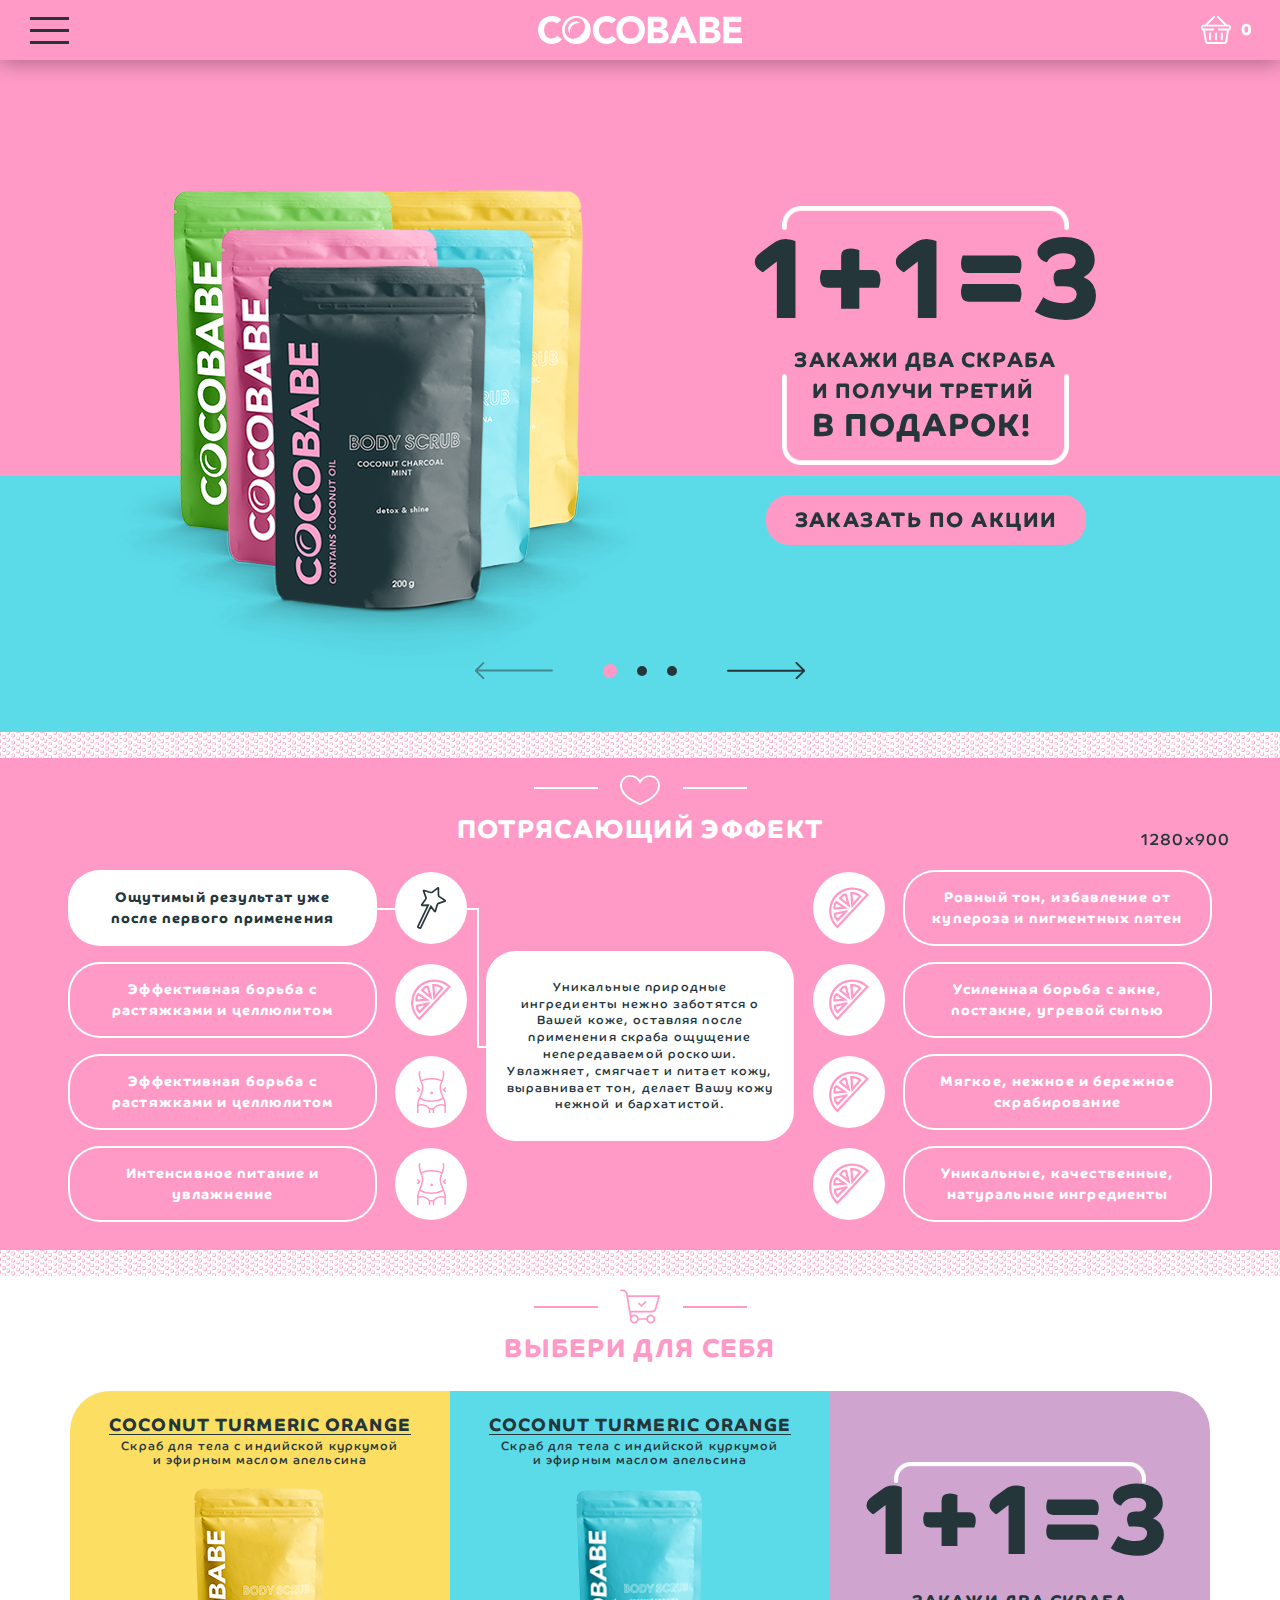
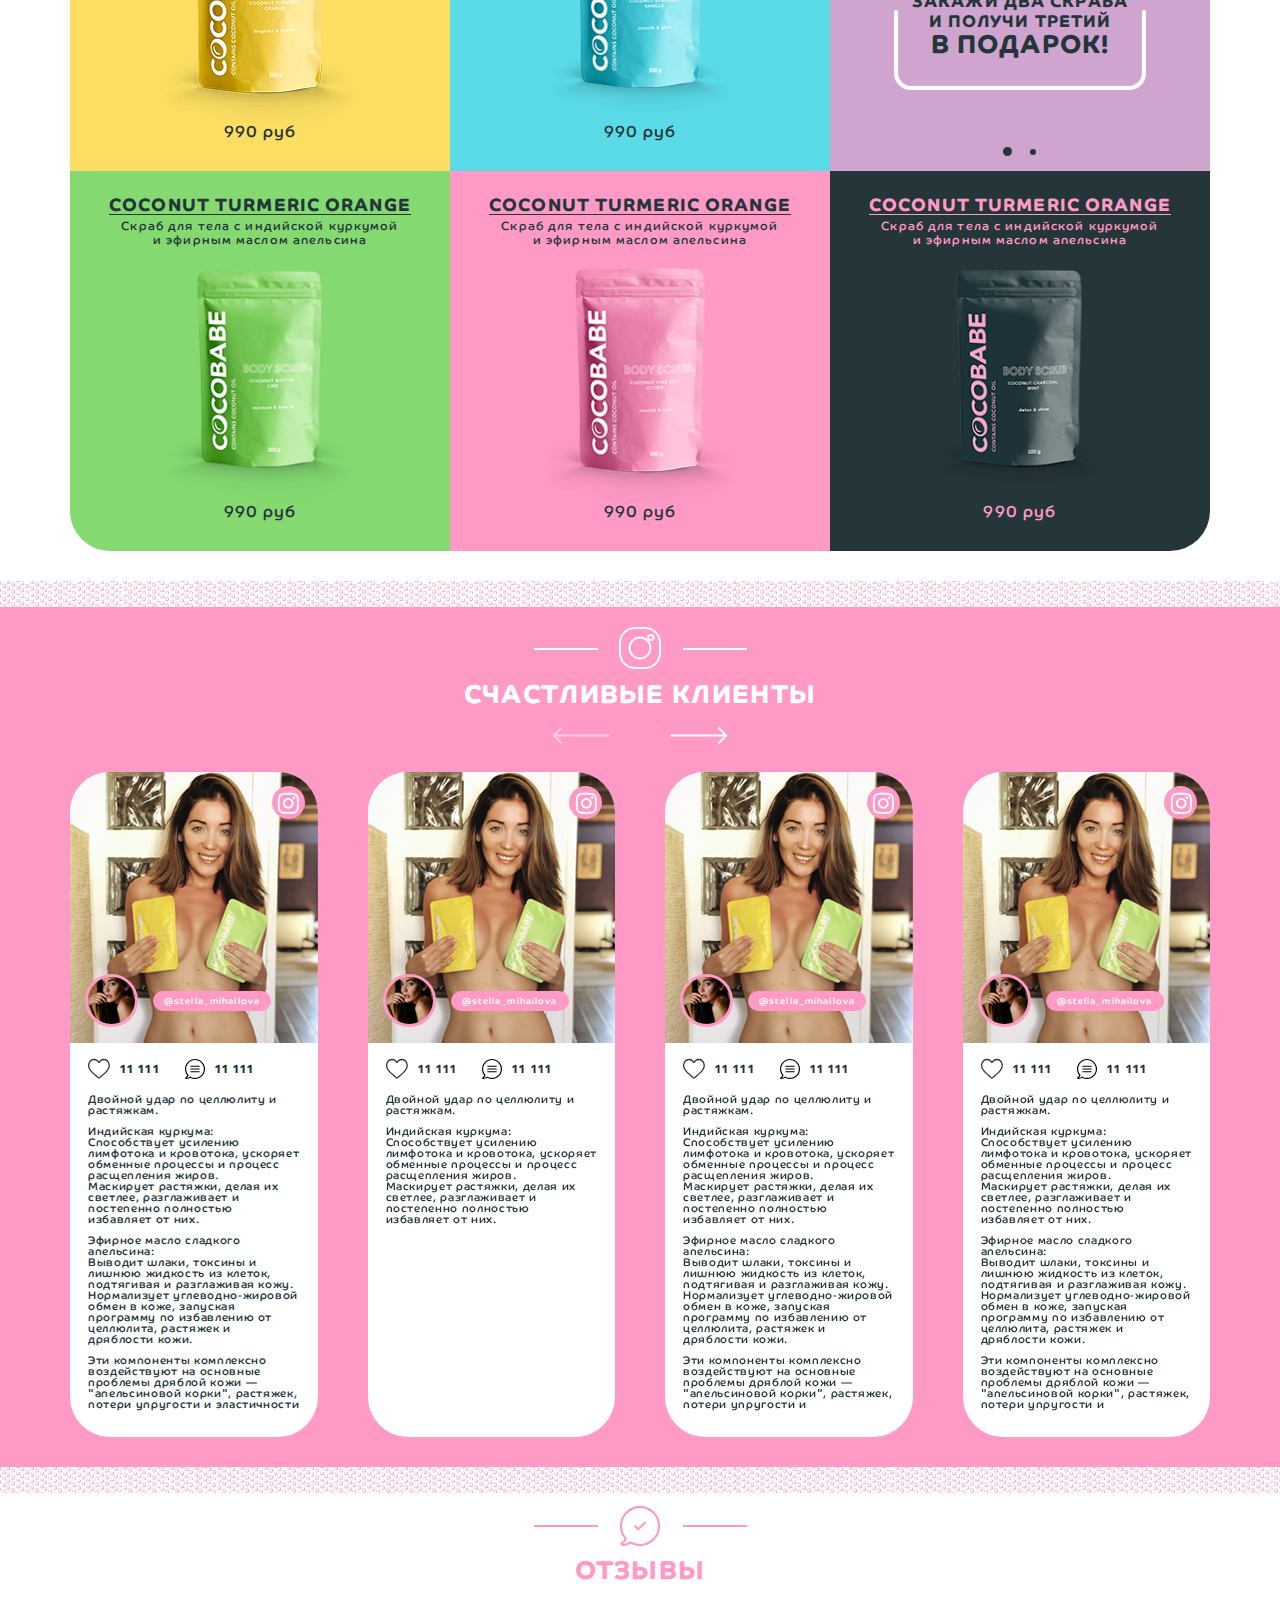
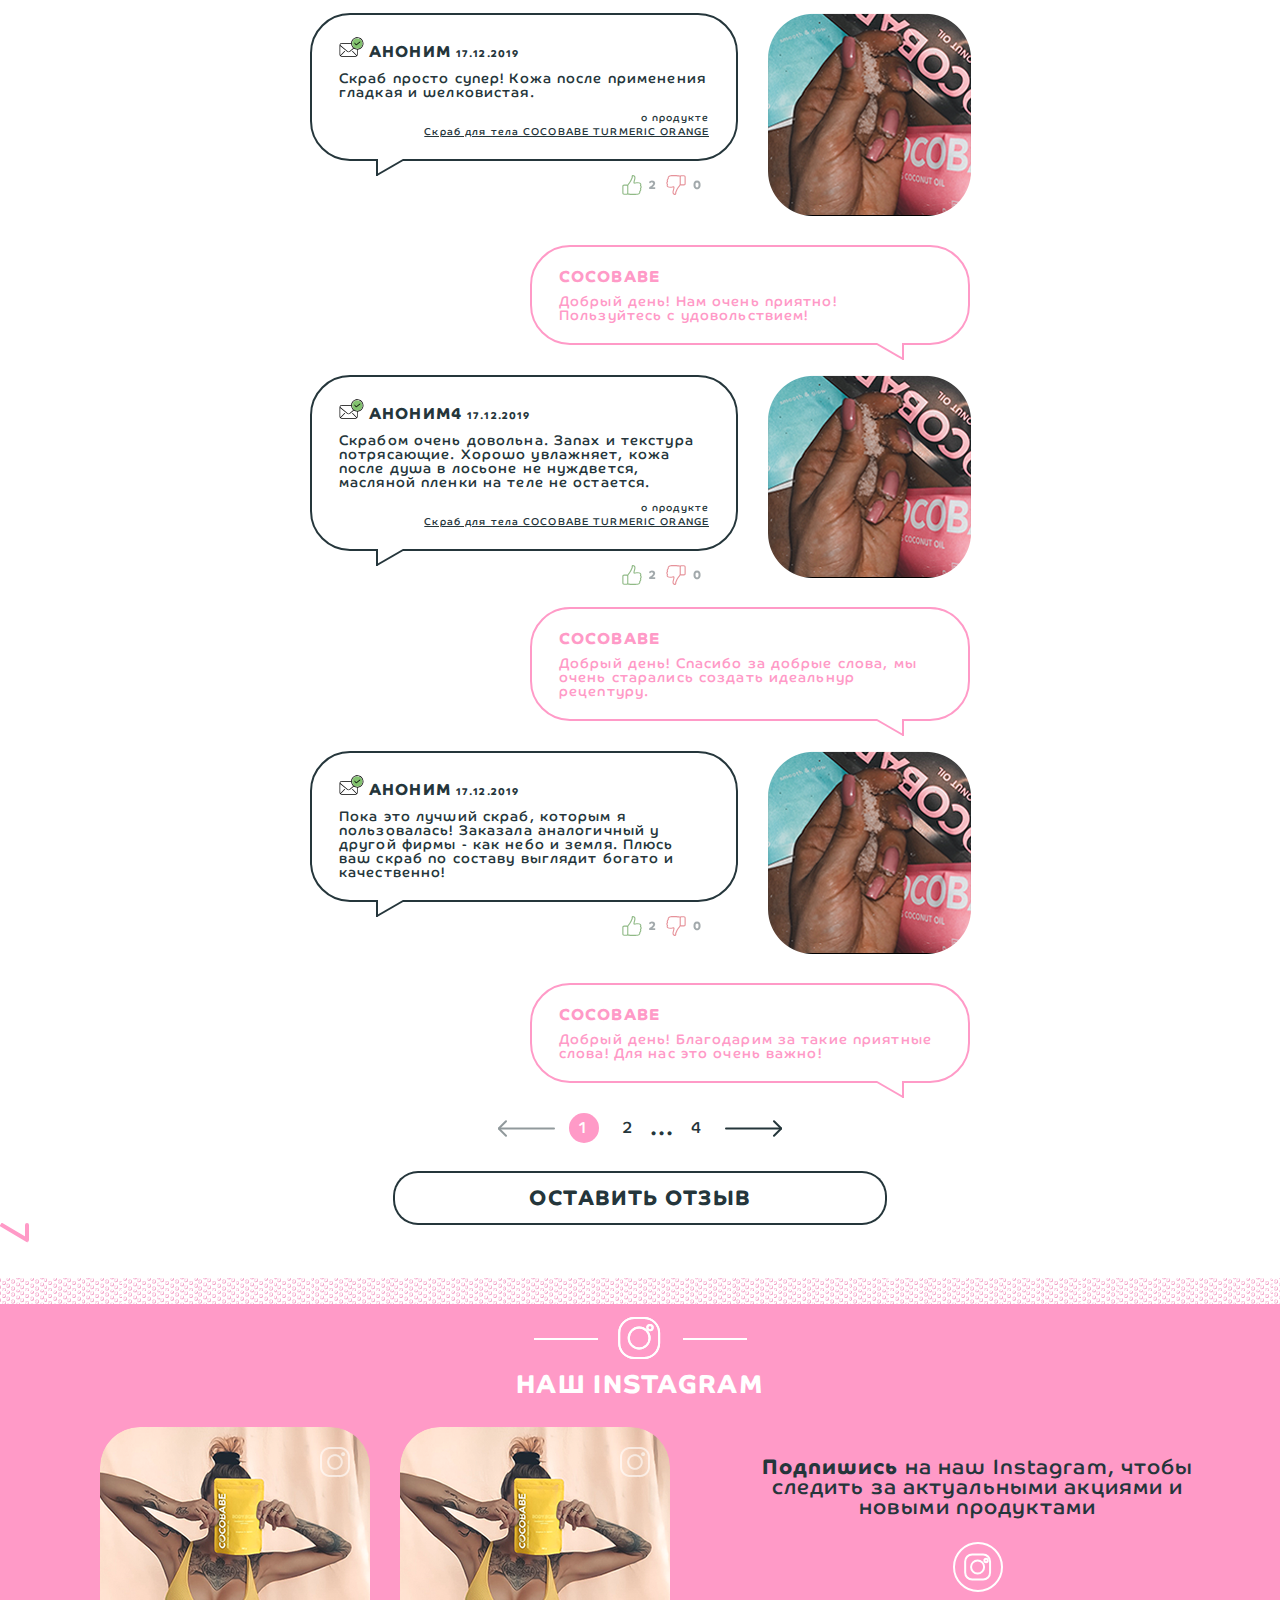
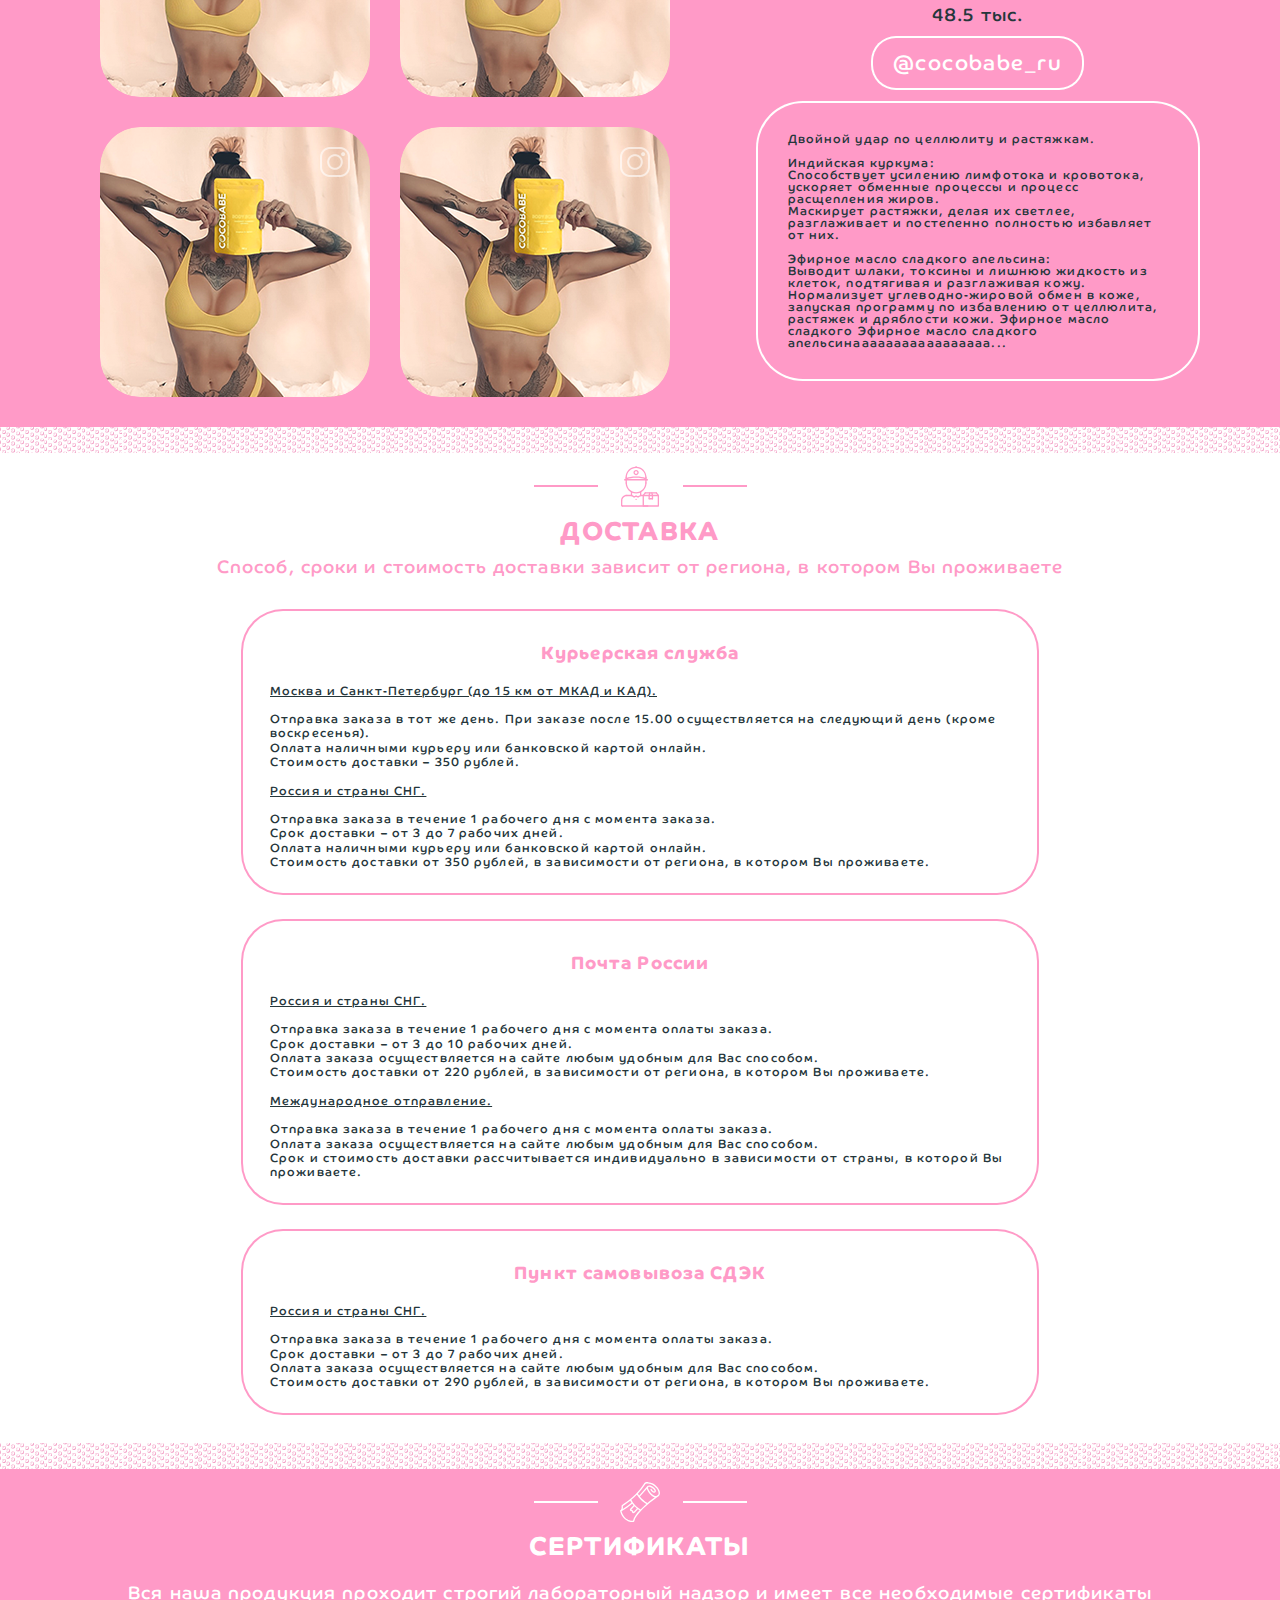
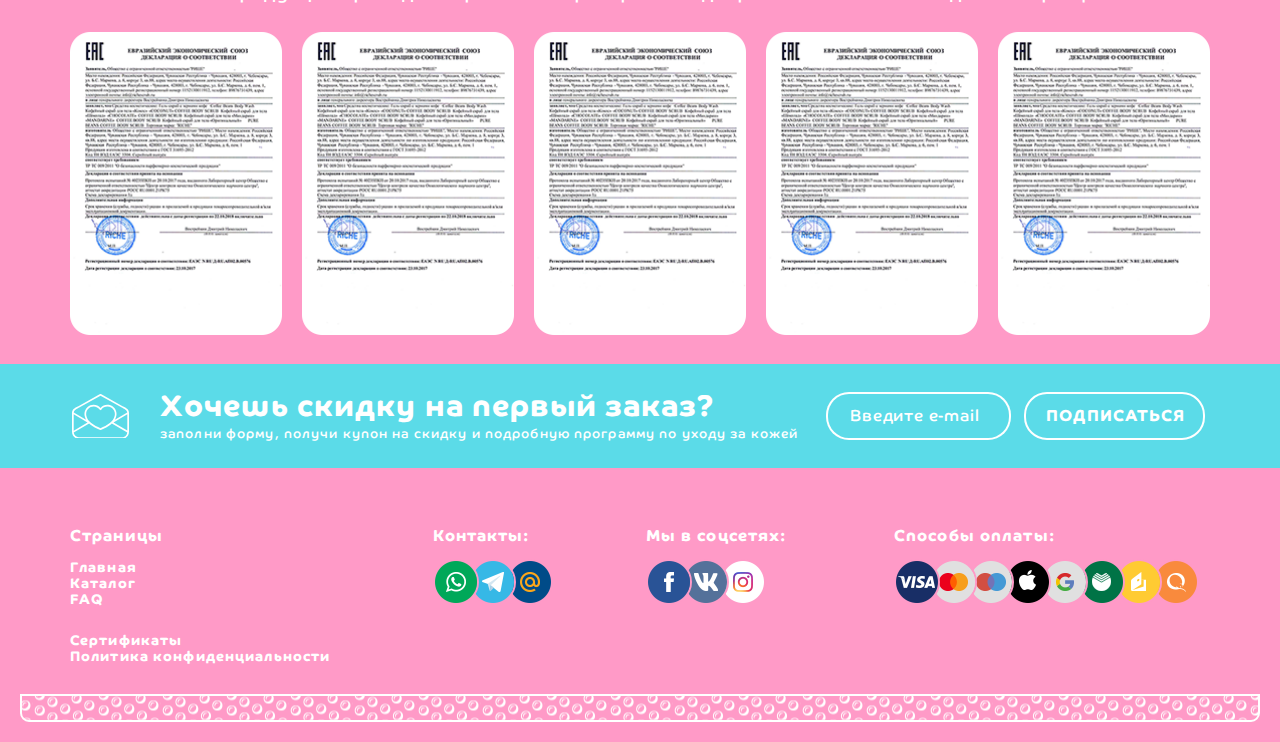
<file: index.html>
<!DOCTYPE html>
<html lang="ru">
<head>
	<title>Start</title>

	<meta http-equiv="Content-Type" content="text/html; charset=utf-8" />
	<meta name="viewport" content="initial-scale=1.0, user-scalable=no, maximum-scale=1" /> 
	<link rel="stylesheet" href="css/styles.min.css">

	<script src="https://api-maps.yandex.ru/2.1/?lang=ru_RU&amp;apikey=8b4980b1-0f79-491d-b797-78aaf81d44c1" type="text/javascript"></script>

	<script src="https://code.jquery.com/jquery-3.4.1.min.js" integrity="sha256-CSXorXvZcTkaix6Yvo6HppcZGetbYMGWSFlBw8HfCJo=" crossorigin="anonymous"></script>

	

    
</head>
<body>
	<div class="page">
		<!-- DELETDELETDELETDELETDELETDELETDELETDELETDELETDELET -->
		<div id="width-height" style="position: fixed; bottom: 50px; right: 50px; z-index: 99999;">
			<script>
				var w = window.innerWidth
				|| document.documentElement.clientWidth
				|| document.body.clientWidth;

				var h = window.innerHeight
				|| document.documentElement.clientHeight
				|| document.body.clientHeight;

				var x = document.getElementById("width-height");
				x.innerHTML = w + "x" + h;
			</script>
		</div>
		<!-- DELETDELETDELETDELETDELETDELETDELETDELETDELETDELET -->

		

		<header id="header-scroll" class="header-scroll" style="background-color: #ff9ac7">  <!-- #5bdbe8; -->
			<div class="header-scroll-container">
				<div class="header-scroll__btn-menu">
					<button class="hamburger hamburger--collapse" type="button">
					  <span class="hamburger-box">
					    <span class="hamburger-inner"></span>
					  </span>
					</button>
				</div>
				<div class="header-scroll__logotype">
					<a href="index.html">
						<svg xmlns="http://www.w3.org/2000/svg" xmlns:xlink="http://www.w3.org/1999/xlink" width="204px" height="28px">
						<path fill-rule="evenodd"  fill="rgb(255, 255, 255)"
						 d="M204.004,21.906 L204.004,27.321 L185.347,27.321 L185.347,0.680 L203.328,0.680 L203.328,6.096 L191.180,6.096 L191.180,11.064 L202.658,11.064 L202.658,16.485 L191.180,16.485 L191.180,21.906 L204.004,21.906 ZM179.308,25.704 C178.362,26.281 177.297,26.695 176.113,26.945 C174.929,27.196 173.750,27.321 172.577,27.321 L161.738,27.321 L161.738,0.680 L171.604,0.680 C172.750,0.680 173.907,0.763 175.064,0.920 C176.221,1.089 177.264,1.415 178.183,1.900 C179.108,2.389 179.854,3.075 180.427,3.951 C181.000,4.827 181.287,5.998 181.287,7.451 C181.287,8.958 180.870,10.205 180.038,11.196 C179.200,12.191 178.097,12.898 176.729,13.323 L176.729,13.400 C177.599,13.525 178.394,13.769 179.102,14.134 C179.811,14.499 180.422,14.961 180.935,15.527 C181.443,16.088 181.838,16.747 182.108,17.503 C182.384,18.254 182.524,19.054 182.524,19.909 C182.524,21.313 182.222,22.488 181.627,23.430 C181.027,24.366 180.254,25.128 179.308,25.704 ZM175.102,7.059 C174.864,6.695 174.561,6.412 174.188,6.210 C173.810,6.009 173.388,5.868 172.912,5.780 C172.442,5.688 171.977,5.644 171.534,5.644 L167.571,5.644 L167.571,11.326 L171.793,11.326 C172.242,11.326 172.685,11.277 173.123,11.179 C173.556,11.076 173.950,10.912 174.296,10.689 C174.648,10.466 174.929,10.161 175.140,9.786 C175.350,9.410 175.459,8.958 175.459,8.430 C175.459,7.881 175.340,7.423 175.102,7.059 ZM176.221,17.710 C175.913,17.318 175.518,17.024 175.048,16.823 C174.572,16.621 174.058,16.485 173.512,16.409 C172.966,16.333 172.453,16.301 171.977,16.301 L167.571,16.301 L167.571,22.352 L172.804,22.352 C173.247,22.352 173.707,22.303 174.166,22.205 C174.626,22.107 175.048,21.927 175.421,21.677 C175.794,21.426 176.097,21.100 176.334,20.697 C176.572,20.295 176.691,19.811 176.691,19.234 C176.691,18.602 176.534,18.096 176.221,17.710 ZM150.222,21.677 L139.939,21.677 L137.734,27.321 L131.306,27.321 L142.745,0.680 L147.568,0.680 L159.083,27.321 L152.503,27.321 L150.222,21.677 ZM144.989,8.430 L141.772,16.708 L148.244,16.708 L144.989,8.430 ZM127.381,25.704 C126.435,26.281 125.370,26.695 124.186,26.945 C123.002,27.196 121.823,27.321 120.650,27.321 L109.810,27.321 L109.810,0.680 L119.682,0.680 C120.828,0.680 121.980,0.763 123.137,0.920 C124.299,1.089 125.337,1.415 126.262,1.900 C127.181,2.389 127.927,3.075 128.505,3.951 C129.073,4.827 129.365,5.998 129.365,7.451 C129.365,8.958 128.943,10.205 128.110,11.196 C127.273,12.191 126.170,12.898 124.802,13.323 L124.802,13.400 C125.672,13.525 126.467,13.769 127.175,14.134 C127.889,14.499 128.494,14.961 129.008,15.527 C129.516,16.088 129.911,16.747 130.186,17.503 C130.457,18.254 130.598,19.054 130.598,19.909 C130.598,21.313 130.295,22.488 129.700,23.430 C129.100,24.371 128.327,25.128 127.381,25.704 ZM123.175,7.059 C122.937,6.695 122.634,6.412 122.261,6.210 C121.882,6.009 121.461,5.868 120.991,5.780 C120.515,5.688 120.055,5.644 119.607,5.644 L115.644,5.644 L115.644,11.326 L119.866,11.326 C120.315,11.326 120.758,11.277 121.196,11.179 C121.628,11.076 122.023,10.912 122.369,10.689 C122.721,10.466 123.002,10.161 123.212,9.786 C123.423,9.410 123.531,8.958 123.531,8.430 C123.531,7.881 123.413,7.423 123.175,7.059 ZM124.299,17.710 C123.986,17.318 123.591,17.024 123.121,16.823 C122.645,16.621 122.137,16.485 121.585,16.409 C121.039,16.333 120.526,16.301 120.055,16.301 L115.644,16.301 L115.644,22.352 L120.877,22.352 C121.326,22.352 121.780,22.303 122.239,22.205 C122.704,22.107 123.121,21.927 123.494,21.677 C123.867,21.426 124.169,21.100 124.407,20.697 C124.645,20.295 124.764,19.811 124.764,19.234 C124.764,18.602 124.607,18.096 124.299,17.710 ZM102.858,24.218 C101.587,25.438 100.079,26.369 98.338,27.022 C96.592,27.674 94.684,28.001 92.618,28.001 C90.548,28.001 88.639,27.674 86.899,27.022 C85.152,26.369 83.644,25.438 82.374,24.218 C81.103,23.000 80.114,21.530 79.400,19.794 C78.692,18.064 78.335,16.131 78.335,13.997 C78.335,11.870 78.692,9.933 79.400,8.207 C80.114,6.477 81.103,5.002 82.374,3.783 C83.644,2.563 85.152,1.633 86.899,0.980 C88.639,0.327 90.548,-0.000 92.618,-0.000 C94.684,-0.000 96.592,0.327 98.338,0.980 C100.079,1.633 101.587,2.563 102.858,3.783 C104.134,5.002 105.123,6.477 105.831,8.207 C106.540,9.933 106.896,11.870 106.896,13.997 C106.896,16.131 106.540,18.064 105.831,19.794 C105.123,21.530 104.134,23.000 102.858,24.218 ZM100.263,10.574 C99.874,9.524 99.322,8.616 98.598,7.848 C97.873,7.081 97.008,6.488 95.997,6.057 C94.992,5.633 93.862,5.421 92.618,5.421 C91.370,5.421 90.245,5.633 89.234,6.057 C88.223,6.488 87.358,7.081 86.634,7.848 C85.915,8.616 85.358,9.524 84.969,10.574 C84.585,11.631 84.390,12.774 84.390,13.997 C84.390,15.255 84.585,16.403 84.969,17.443 C85.358,18.488 85.915,19.386 86.634,20.153 C87.358,20.921 88.223,21.514 89.234,21.944 C90.245,22.368 91.370,22.581 92.618,22.581 C93.862,22.581 94.992,22.368 95.997,21.944 C97.008,21.514 97.873,20.921 98.598,20.153 C99.322,19.386 99.874,18.488 100.263,17.443 C100.647,16.403 100.841,15.255 100.841,13.997 C100.841,12.774 100.647,11.631 100.263,10.574 ZM71.442,5.981 C70.610,5.606 69.642,5.421 68.544,5.421 C67.447,5.421 66.436,5.633 65.501,6.057 C64.565,6.488 63.754,7.081 63.068,7.848 C62.381,8.616 61.846,9.524 61.462,10.574 C61.073,11.631 60.884,12.774 60.884,13.997 C60.884,15.255 61.073,16.403 61.462,17.443 C61.846,18.488 62.376,19.386 63.052,20.153 C63.722,20.921 64.517,21.514 65.425,21.944 C66.333,22.368 67.312,22.581 68.361,22.581 C69.555,22.581 70.615,22.331 71.534,21.829 C72.459,21.329 73.221,20.627 73.815,19.718 L78.676,23.369 C77.557,24.954 76.135,26.118 74.416,26.869 C72.696,27.626 70.928,28.001 69.106,28.001 C67.036,28.001 65.133,27.674 63.387,27.022 C61.641,26.369 60.132,25.438 58.862,24.218 C57.591,23.000 56.602,21.530 55.894,19.794 C55.180,18.064 54.829,16.131 54.829,13.997 C54.829,11.870 55.180,9.933 55.894,8.207 C56.602,6.477 57.591,5.002 58.862,3.783 C60.132,2.563 61.641,1.633 63.387,0.980 C65.133,0.327 67.036,-0.000 69.106,-0.000 C69.853,-0.000 70.631,0.071 71.442,0.207 C72.253,0.349 73.053,0.566 73.837,0.866 C74.621,1.170 75.372,1.568 76.097,2.073 C76.821,2.569 77.470,3.189 78.043,3.914 L73.556,7.603 C72.983,6.902 72.280,6.362 71.442,5.981 ZM48.611,24.218 C47.341,25.438 45.833,26.369 44.092,27.022 C42.346,27.674 40.437,28.001 38.372,28.001 C36.302,28.001 34.393,27.674 32.652,27.022 C30.906,26.369 29.398,25.438 28.127,24.218 C26.857,23.000 25.867,21.530 25.156,19.794 C24.446,18.064 24.091,16.131 24.091,13.997 C24.091,11.870 24.446,9.933 25.156,8.207 C25.867,6.477 26.857,5.002 28.127,3.783 C29.398,2.563 30.906,1.633 32.652,0.980 C34.393,0.327 36.302,-0.000 38.372,-0.000 C40.437,-0.000 42.346,0.327 44.092,0.980 C45.833,1.633 47.341,2.563 48.611,3.783 C49.887,5.002 50.877,6.477 51.585,8.207 C52.299,9.933 52.650,11.870 52.650,13.997 C52.650,16.131 52.299,18.064 51.585,19.794 C50.877,21.530 49.887,23.000 48.611,24.218 ZM43.897,3.576 C39.983,0.316 33.744,1.323 29.668,6.275 C25.597,11.222 25.770,17.585 29.684,20.850 C30.052,21.154 30.446,21.416 30.857,21.650 C30.863,21.655 30.868,21.661 30.873,21.666 C30.911,21.682 30.938,21.699 30.971,21.716 C31.095,21.786 31.214,21.857 31.344,21.922 C38.572,25.552 44.632,17.443 45.189,16.518 C47.979,11.843 47.374,6.477 43.897,3.576 ZM40.762,7.081 C35.707,7.081 31.944,11.043 31.944,15.887 C31.944,16.725 32.058,17.536 32.268,18.308 C30.993,16.947 30.225,15.103 30.225,13.067 C30.225,8.958 33.420,5.595 37.702,5.595 C39.534,5.595 41.167,6.210 42.432,7.233 C41.897,7.135 41.335,7.081 40.762,7.081 ZM8.227,20.153 C8.902,20.921 9.692,21.514 10.600,21.944 C11.511,22.368 12.492,22.581 13.536,22.581 C14.733,22.581 15.793,22.331 16.715,21.829 C17.636,21.329 18.396,20.627 18.996,19.718 L23.856,23.369 C22.732,24.954 21.315,26.118 19.593,26.869 C17.872,27.626 16.104,28.001 14.284,28.001 C12.217,28.001 10.308,27.674 8.565,27.022 C6.821,26.369 5.313,25.438 4.042,24.218 C2.772,23.000 1.780,21.530 1.069,19.794 C0.361,18.064 0.004,16.131 0.004,13.997 C0.004,11.870 0.361,9.933 1.069,8.207 C1.780,6.477 2.772,5.002 4.042,3.783 C5.313,2.563 6.821,1.633 8.565,0.980 C10.308,0.327 12.217,-0.000 14.284,-0.000 C15.033,-0.000 15.812,0.071 16.620,0.207 C17.431,0.349 18.228,0.566 19.012,0.866 C19.799,1.170 20.553,1.568 21.277,2.073 C21.996,2.569 22.645,3.189 23.218,3.914 L18.731,7.603 C18.161,6.902 17.455,6.362 16.620,5.981 C15.785,5.606 14.820,5.421 13.725,5.421 C12.627,5.421 11.611,5.633 10.676,6.057 C9.741,6.488 8.935,7.081 8.248,7.848 C7.562,8.616 7.027,9.524 6.640,10.574 C6.253,11.631 6.059,12.774 6.059,13.997 C6.059,15.255 6.253,16.403 6.640,17.443 C7.027,18.488 7.556,19.386 8.227,20.153 Z"/>
						</svg>
					</a>
				</div>
				<div class="header-scroll__btn-busket">
					<svg xmlns="http://www.w3.org/2000/svg" xmlns:xlink="http://www.w3.org/1999/xlink" width="30px" height="28px" fill="#fff">
					<path fill-rule="evenodd" d="M27.853,14.473 L26.259,25.512 C26.054,26.930 24.808,27.999 23.360,27.999 L6.860,27.999 C5.422,27.999 4.207,26.980 3.971,25.578 L2.100,14.475 C0.927,14.385 -0.000,13.412 -0.000,12.229 L-0.000,10.941 C-0.000,9.699 1.022,8.689 2.277,8.689 L3.829,8.689 C3.841,8.675 3.852,8.663 3.865,8.650 L12.324,0.282 C12.706,-0.095 13.324,-0.095 13.705,0.282 C14.086,0.659 14.086,1.270 13.705,1.647 L6.586,8.689 L23.347,8.689 L16.229,1.647 C15.848,1.270 15.848,0.659 16.229,0.282 C16.610,-0.095 17.228,-0.095 17.609,0.282 L26.069,8.650 C26.081,8.662 26.093,8.675 26.104,8.689 L27.656,8.689 C28.912,8.689 29.934,9.699 29.934,10.941 L29.934,12.229 C29.934,13.406 29.017,14.374 27.853,14.473 ZM27.981,10.941 C27.981,10.764 27.836,10.619 27.656,10.619 L2.277,10.619 C2.098,10.619 1.952,10.764 1.952,10.941 L1.952,12.229 C1.952,12.406 2.098,12.551 2.277,12.551 C2.576,12.551 11.610,12.551 12.038,12.551 C12.578,12.551 13.015,12.983 13.015,13.517 C13.015,14.049 12.578,14.482 12.038,14.482 L4.081,14.482 L5.897,25.261 C5.976,25.728 6.380,26.068 6.860,26.068 L23.360,26.068 C23.843,26.068 24.258,25.711 24.326,25.239 L25.880,14.482 L17.895,14.482 C17.356,14.482 16.919,14.049 16.919,13.517 C16.919,12.983 17.356,12.551 17.895,12.551 C18.323,12.551 27.356,12.551 27.656,12.551 C27.835,12.551 27.981,12.406 27.981,12.229 L27.981,10.941 ZM14.967,24.137 C14.428,24.137 13.991,23.705 13.991,23.171 L13.991,17.378 C13.991,16.845 14.428,16.412 14.967,16.412 C15.506,16.412 15.943,16.845 15.943,17.378 L15.943,23.171 C15.943,23.705 15.506,24.137 14.967,24.137 ZM9.110,24.137 C8.571,24.137 8.134,23.705 8.134,23.171 L8.134,17.378 C8.134,16.845 8.571,16.412 9.110,16.412 C9.649,16.412 10.086,16.845 10.086,17.378 L10.086,23.171 C10.086,23.705 9.649,24.137 9.110,24.137 ZM20.823,16.412 C21.362,16.412 21.800,16.845 21.800,17.378 L21.800,23.171 C21.800,23.705 21.362,24.137 20.823,24.137 C20.284,24.137 19.847,23.705 19.847,23.171 L19.847,17.378 C19.847,16.845 20.284,16.412 20.823,16.412 Z"/>
					</svg>
					<span class="header-scroll__busket-count">0</span>
				</div>
			</div>
		</header>


		<div class="menu-wrapper" style="background-color: #5bdbe8;">
			<div class="menu-box">
				<nav>
					<ul class="menu-header">
						<li><a href="index.html">Главная</a></li>
						<li class="menu-item-has-children menu-item-has-children-active">
							<a href="#">Каталог</a>
							<ul>
								<li><a href="#">Coconut Charcoal Mint</a></li>
								<li><a href="#">Coconut Pink Salt Lychee</a></li>
								<li><a href="#">Coconut Spirulina Vanilla</a></li>
								<li><a href="#">Coconut Matcha Lime</a></li>
								<li><a href="#">Coconut Turmeric Orange</a></li>
							</ul>
						</li>
						<li><a href="#">FAQ</a></li>
					</ul>
				</nav>
				<ul class="menu-social">
					<li><a href="#" target="_blank">
						<svg version="1.1" xmlns="http://www.w3.org/2000/svg" height="18" width="24" xmlns:xlink="http://www.w3.org/1999/xlink" x="0px" y="0px" viewBox="0 0 133.8 78.4" style="enable-background:new 0 0 133.8 78.4; fill: #fff;" xml:space="preserve">
						<path d="M111.2,38.4c0,0,17.6-24.9,19.4-33.1c0.6-2.9-0.7-4.6-3.7-4.6c0,0-10.2,0-15.3,0c-3.5,0-4.8,1.5-5.8,3.7
							c0,0-8.3,17.6-18.3,28.7c-3.2,3.6-4.9,4.7-6.7,4.7c-1.4,0-2.1-1.2-2.1-4.4V5.1c0-4-0.5-5.1-3.7-5.1L50.3,0c-1.9,0-3,1.1-3,2.6
							c0,3.7,5.7,4.6,5.7,14.7v20.9c0,4.2-0.2,5.8-2.2,5.8C45.5,44,33.1,25.9,26,5.4C24.6,1.2,23.1,0,19.2,0L3.9,0C1.6,0,0,1.5,0,3.7
							c0,4.1,4.8,23,23.6,48.4c12.6,17.1,29.2,26.3,44.1,26.3c9.1,0,11.3-1.5,11.3-5.4V59.9c0-3.3,1.3-4.7,3.2-4.7c2.1,0,5.8,0.7,14.5,9.2
							c10.3,9.8,11,13.9,16.6,13.9l17.2,0c1.8,0,3.4-0.8,3.4-3.7c0-3.9-5-10.7-12.7-18.9c-3.2-4.2-8.3-8.8-9.9-10.9
							C108.8,42.4,109.5,41,111.2,38.4L111.2,38.4z"/>
						</svg>
					</a></li>
					<li><a href="#" target="_blank">
						<svg version="1.1"  xmlns="http://www.w3.org/2000/svg" height="18" width="24" xmlns:xlink="http://www.w3.org/1999/xlink" x="0px" y="0px" viewBox="0 0 105.7 226.2" style="enable-background:new 0 0 105.7 226.2; fill: #fff;" xml:space="preserve">
						<path d="M23.4,169.4c0-17.7-0.1-35.4,0.1-53.1c0-3-0.8-3.9-3.8-3.8c-5.5,0.2-11,0-16.6,0.1
							c-2.2,0.1-3.1-0.6-3-2.9c0.1-11,0.1-22.1,0-33.1c0-2.1,0.6-2.8,2.8-2.8c5.6,0.1,11.3-0.2,16.9,0.1c3.3,0.2,3.9-1,3.9-4
							c-0.2-8.4-0.2-16.8,0-25.2c0.2-10.3,3-19.9,9.1-28.2C40.4,5.8,51.4,1,64.1,0.4c13-0.6,26.1-0.3,39.2-0.4c1.8,0,2.4,0.6,2.4,2.4
							c-0.1,11.2-0.1,22.3,0,33.5c0,2-0.6,2.6-2.6,2.6c-6.3-0.1-12.6,0-18.8,0c-8.4,0-13.4,4.3-13.9,12.6c-0.4,6.6-0.1,13.3-0.3,20
							c-0.1,2.4,1.4,2.2,2.9,2.2c9.5,0,19.1,0.1,28.6-0.1c2.8,0,3.7,0.6,3.4,3.5c-1.2,11.1-2.2,22.2-3.2,33.4c-0.2,2.5-1.4,3-3.6,3
							c-7.5-0.1-15.1-0.1-22.6,0c-5.4,0-4.9-0.8-4.9,4.7c0,34.7-0.1,69.3,0.1,104c0,3.7-0.9,4.6-4.5,4.5c-12.9-0.2-25.9-0.3-38.8,0
							c-3.6,0.1-4.2-1.2-4.2-4.4C23.4,204.3,23.4,186.8,23.4,169.4z"/>
						</svg>
					</a></li>
				</ul>
				<p class="menu__offer">Не знаешь как подобрать скраб?<br><a href="#" target="_blank">Написать в WhatsApp</a></p>
				<ul class="menu-second">
					<li><a href="#">Доставка</a></li>
					<li><a href="#">Оплата</a></li>
					<li><a href="#">Оптовые закупки</a></li>
					<li><a href="#">О нас</a></li>
				</ul>
				<div class="work-time">Время работы: ежедневно<br>с 9:00 до 21:00</div>
			</div>
		</div>

	
		<main class="main" id="main">

<section class="preview-action-wrapper">
	<div class="preview-action swiper-container">
		<div class="swiper-wrapper">
			<div class="swiper-slide preview-action__type-1">
				<div class="type-1-box">
					<div class="type-1__left">
						<img src="img/action_1.png" alt="">
					</div>
					<div class="type-1__right">
						<div class="action__gift">
							<div class="action__gift-top">
								<p class="action__gift-top_eq">1+1=3</p>
								<p class="action__gift-top_text">ЗАКАЖИ ДВА СКРАБА</p>
							</div>
							<div class="action__gift-bottom">
								<p class="action__gift-bottom_small">И ПОЛУЧИ ТРЕТИЙ </p>
								<p class="action__gift-bottom_big">В ПОДАРОК!</p>
							</div>
						</div>
						<a href="#" class="btn orderByStock_link">Заказать по акции</a>
					</div>
				</div>
			</div>
			<div class="swiper-slide preview-action__type-1">
				<div class="type-1-box">
					2
				</div>
			</div>
			<div class="swiper-slide preview-action__type-1">
				<div class="type-1-box">
					3
				</div>
			</div>
		</div>
	</div>
	<div class="preview-action__arrow-box">
		<div class="preview-action__prev">
			<svg version="1.1" id="Слой_1" xmlns="http://www.w3.org/2000/svg" xmlns:xlink="http://www.w3.org/1999/xlink" x="0px" y="0px" viewBox="0 0 82.4 18.3" style="enable-background:new 0 0 82.4 18.3;stroke: #25363b; stroke-width:2;stroke-linecap:round;stroke-miterlimit:10; transform: rotate(180deg);" xml:space="preserve">
			<line x1="1" y1="9.3" x2="81" y2="9.3"/>
			<line x1="81.4" y1="9" x2="73.4" y2="1"/>
			<line x1="81.4" y1="9.3" x2="73.4" y2="17.3"/>
			</svg>
		</div>
		<div class="preview-action__pagination"></div>
		<div class="preview-action__next">
			<svg version="1.1" id="Слой_1" xmlns="http://www.w3.org/2000/svg" xmlns:xlink="http://www.w3.org/1999/xlink" x="0px" y="0px" viewBox="0 0 82.4 18.3" style="enable-background:new 0 0 82.4 18.3;stroke: #25363b; stroke-width:2;stroke-linecap:round;stroke-miterlimit:10;" xml:space="preserve">
			<line x1="1" y1="9.3" x2="81" y2="9.3"/>
			<line x1="81.4" y1="9" x2="73.4" y2="1"/>
			<line x1="81.4" y1="9.3" x2="73.4" y2="17.3"/>
			</svg>
		</div>
	</div>
</section>

<section class="amazing-effect-wrapper bg_pink pattern">
	<div class="container">
		<div class="section-title">
			<span class="section-title__icon">
				<svg viewBox="0 0 21.91 16.49" width="40" height="30" style="fill: transparent; stroke: #fff; padding-top: 4px;">
					<path d="M29.22 10.9a6.11 6.11 0 0 0-5.91 3.29 6.11 6.11 0 0 0-5.87-3.36c-5.18.38-9 9.33 5.79 15.43 14.83-5.92 11.18-14.91 5.99-15.36z" transform="translate(-12.35 -10.3)"/>
				</svg>
			</span>
			<h4 class="section-title__text">Потрясающий эффект</h4>
		</div>
		<div class="amazing-effect">
			<div id="verticalLine" class="verticalLine-active"></div>
			<div class="amazing-effect-left">
				<div class="amazing-effect__item amazing-effect__item-active">
					<div class="amazing-effect__title">
						<p>Ощутимый результат уже после первого применения</p>
					</div>
					<div class="amazing-effect__icon">
						<svg width="31" height="42" viewBox="0 0 17.09 24.72">
							<path d="M33.26 14L30 11.85a1.29 1.29 0 0 1-.51-.94V7c0-.33-.22-.44-.48-.23l-3.08 2.4a1.29 1.29 0 0 1-1.05.19l-3.74-1.17c-.32-.1-.48.07-.37.39l1.33 3.67a1.29 1.29 0 0 1-.1 1.06l-2.27 3.18c-.19.27-.08.48.25.47l3.48-.12-6 12.49a.49.49 0 0 0 .23.65l.74.36a.49.49 0 0 0 .65-.23l6-12.5 2.09 2.83c.2.27.44.22.53-.1l1.08-3.76a1.3 1.3 0 0 1 .74-.77l3.71-1.24c.27-.1.31-.34.03-.57z" transform="translate(-16.86 -6.16)"/>
						</svg>
					</div>
				</div>
				<div class="amazing-effect__item">
					<div class="amazing-effect__title">
						<p>Эффективная борьба с растяжками и целлюлитом</p>
					</div>
					<div class="amazing-effect__icon">
						<svg width="40" height="42" viewBox="0 0 17.86 18.31">
							<path d="M24.82 10a9.83 9.83 0 0 0-6.62 17.08l13.44-14.36A9.8 9.8 0 0 0 24.82 10zm-6.54 14.05a3.38 3.38 0 0 1-1.18-2.77s4.78-1.18 5-1.14zM17 18.92c-.33-2.2.78-2.94.78-2.94l3.68 2.52zm2.43-4.61c1.41-1.92 2.57-1.66 2.57-1.66l1.24 4.66zm5-2.31s2.63-.19 3.95 1.39l-3.48 4.08z" transform="translate(-14.48 -9.47)"/>
						</svg>
					</div>
				</div>
				<div class="amazing-effect__item">
					<div class="amazing-effect__title">
						<p>Эффективная борьба с растяжками и целлюлитом</p>
					</div>
					<div class="amazing-effect__icon">
						<svg width="31" height="42" viewBox="0 0 19.39 27.52">
							<path d="M31 4.82s.88 2.88-1.44 8.06 2.69 9.31 2.69 13.81v5.5" transform="translate(-13.61 -4.67)"></path><path d="M24.57 32.19v-2.56s2.38-4.37 7.69-2.31M15.6 4.82s-.87 2.87 1.4 8.06-2.69 9.31-2.69 13.81v5.5" transform="translate(-13.61 -4.67)"></path><path d="M22 32.19v-2.56s-2.37-4.37-7.69-2.31M15.46 22.5a15.26 15.26 0 0 0 7.83 1.94 15.27 15.27 0 0 0 7.83-1.94M16.34 11.12a17.06 17.06 0 0 1 7-1.36 17.06 17.06 0 0 1 7 1.36M22 29.63a4 4 0 0 1 2.54 0" transform="translate(-13.61 -4.67)"></path><circle class="cls-2" cx="9.79" cy="14.35" r=".4"></circle><path d="M19.04 10.77l-1.49 1.49 1.43 1.44M.35 13.7l1.5-1.49-1.44-1.44"></path>
						</svg>
					</div>
				</div>
				<div class="amazing-effect__item">
					<div class="amazing-effect__title">
						<p>Интенсивное питание и увлажнение</p>
					</div>
					<div class="amazing-effect__icon">
						<svg width="31" height="42" viewBox="0 0 19.39 27.52">
							<path d="M31 4.82s.88 2.88-1.44 8.06 2.69 9.31 2.69 13.81v5.5" transform="translate(-13.61 -4.67)"></path><path d="M24.57 32.19v-2.56s2.38-4.37 7.69-2.31M15.6 4.82s-.87 2.87 1.4 8.06-2.69 9.31-2.69 13.81v5.5" transform="translate(-13.61 -4.67)"></path><path d="M22 32.19v-2.56s-2.37-4.37-7.69-2.31M15.46 22.5a15.26 15.26 0 0 0 7.83 1.94 15.27 15.27 0 0 0 7.83-1.94M16.34 11.12a17.06 17.06 0 0 1 7-1.36 17.06 17.06 0 0 1 7 1.36M22 29.63a4 4 0 0 1 2.54 0" transform="translate(-13.61 -4.67)"></path><circle class="cls-2" cx="9.79" cy="14.35" r=".4"></circle><path d="M19.04 10.77l-1.49 1.49 1.43 1.44M.35 13.7l1.5-1.49-1.44-1.44"></path>
						</svg>
					</div>
				</div>
			</div>
			<div class="amazing-effect-center"> <!-- CENTER CONTENT -->
				<div class="amazing-effect__content amazing-effect__content-active">
					<p>Уникальные природные ингредиенты нежно заботятся о Вашей коже, оставляя после применения скраба ощущение непередаваемой роскоши. Увлажняет, смягчает и питает кожу, выравнивает тон, делает Вашу кожу нежной и бархатистой.</p>
				</div>
				<div class="amazing-effect__content">
					<p>2 Lorem ipsum dolor sit amet, consectetur adipisicing elit. Tenetur, inventore?</p>
				</div>
				<div class="amazing-effect__content">
					<p>3 Lorem ipsum dolor sit amet, consectetur adipisicing elit. Nam facilis quod laudantium ut aperiam tempore?</p>
				</div>
				<div class="amazing-effect__content">
					<p>4 Lorem ipsum dolor sit amet, consectetur adipisicing elit. Corporis, quidem! Doloremque impedit similique, ipsa dolorem eum odio vero distinctio. In.</p>
				</div>
				<div class="amazing-effect__content">
					<p>5 Lorem ipsum dolor sit amet, consectetur adipisicing elit. Saepe minima, in debitis! Quasi neque pariatur voluptatum illo sunt nobis nemo error nihil, molestiae dolores! Similique aspernatur voluptatum numquam adipisci laudantium ullam et, quasi saepe culpa explicabo incidunt accusantium provident! Accusamus.</p>
				</div>
				<div class="amazing-effect__content">
					<p>6 Lorem ipsum dolor sit amet, consectetur adipisicing elit. Nostrum neque ea natus optio dolorem doloremque, vitae architecto odio quia totam?</p>
				</div>
				<div class="amazing-effect__content">
					<p>7 Lorem ipsum dolor sit amet, consectetur adipisicing elit. Voluptatibus quasi, magnam dolorum at cum repudiandae porro laborum perspiciatis, culpa vitae laudantium error, dolorem nihil libero tenetur officiis minima non! In.</p>
				</div>
				<div class="amazing-effect__content">
					<p>8 Lorem ipsum dolor sit amet, consectetur adipisicing elit. Delectus, odio, quia!</p>
				</div>
			</div>
			<div class="amazing-effect-right">
				<div class="amazing-effect__item">
					<div class="amazing-effect__icon">
						<svg width="40" height="42" viewBox="0 0 17.86 18.31">
							<path d="M24.82 10a9.83 9.83 0 0 0-6.62 17.08l13.44-14.36A9.8 9.8 0 0 0 24.82 10zm-6.54 14.05a3.38 3.38 0 0 1-1.18-2.77s4.78-1.18 5-1.14zM17 18.92c-.33-2.2.78-2.94.78-2.94l3.68 2.52zm2.43-4.61c1.41-1.92 2.57-1.66 2.57-1.66l1.24 4.66zm5-2.31s2.63-.19 3.95 1.39l-3.48 4.08z" transform="translate(-14.48 -9.47)"/>
						</svg>
					</div>
					<div class="amazing-effect__title">
						<p>Ровный тон, избавление от купероза и пигментных пятен</p>
					</div>
				</div>
				<div class="amazing-effect__item">
					<div class="amazing-effect__icon">
						<svg width="40" height="42" viewBox="0 0 17.86 18.31">
							<path d="M24.82 10a9.83 9.83 0 0 0-6.62 17.08l13.44-14.36A9.8 9.8 0 0 0 24.82 10zm-6.54 14.05a3.38 3.38 0 0 1-1.18-2.77s4.78-1.18 5-1.14zM17 18.92c-.33-2.2.78-2.94.78-2.94l3.68 2.52zm2.43-4.61c1.41-1.92 2.57-1.66 2.57-1.66l1.24 4.66zm5-2.31s2.63-.19 3.95 1.39l-3.48 4.08z" transform="translate(-14.48 -9.47)"/>
						</svg>
					</div>
					<div class="amazing-effect__title">
						<p>Усиленная борьба с акне, постакне, угревой сыпью</p>
					</div>
				</div>
				<div class="amazing-effect__item">
					<div class="amazing-effect__icon">
						<svg width="40" height="42" viewBox="0 0 17.86 18.31">
							<path d="M24.82 10a9.83 9.83 0 0 0-6.62 17.08l13.44-14.36A9.8 9.8 0 0 0 24.82 10zm-6.54 14.05a3.38 3.38 0 0 1-1.18-2.77s4.78-1.18 5-1.14zM17 18.92c-.33-2.2.78-2.94.78-2.94l3.68 2.52zm2.43-4.61c1.41-1.92 2.57-1.66 2.57-1.66l1.24 4.66zm5-2.31s2.63-.19 3.95 1.39l-3.48 4.08z" transform="translate(-14.48 -9.47)"/>
						</svg>
					</div>
					<div class="amazing-effect__title">
						<p>Мягкое, нежное и бережное скрабирование</p>
					</div>
				</div>
				<div class="amazing-effect__item">
					<div class="amazing-effect__icon">
						<svg width="40" height="42" viewBox="0 0 17.86 18.31">
							<path d="M24.82 10a9.83 9.83 0 0 0-6.62 17.08l13.44-14.36A9.8 9.8 0 0 0 24.82 10zm-6.54 14.05a3.38 3.38 0 0 1-1.18-2.77s4.78-1.18 5-1.14zM17 18.92c-.33-2.2.78-2.94.78-2.94l3.68 2.52zm2.43-4.61c1.41-1.92 2.57-1.66 2.57-1.66l1.24 4.66zm5-2.31s2.63-.19 3.95 1.39l-3.48 4.08z" transform="translate(-14.48 -9.47)"/>
						</svg>
					</div>
					<div class="amazing-effect__title">
						<p>Уникальные, качественные, натуральные ингредиенты </p>
					</div>
				</div>
			</div>
		</div>
	</div>
</section>


<section class="choose-for-yourself-wrapper pattern">
	<div class="container">
		<div class="section-title">
			<span class="section-title__icon">
				<svg version="1.1" width="40" height="35" xmlns="http://www.w3.org/2000/svg" xmlns:xlink="http://www.w3.org/1999/xlink" x="0px" y="0px"
					 viewBox="0 0 469 400" style="enable-background:new 0 0 469 400; fill: #ff9ac7;" xml:space="preserve">
				<path d="M216.9,174.1l26.9,27.1c1.9,1.9,4.4,3,7.1,3c2.6,0,5.2-1.1,7.1-2.9l48-48c3.9-3.9,3.9-10.2,0-14.1
					c-3.9-3.9-10.2-3.9-14.1,0L251,180.2l-19.9-20.1c-3.9-3.9-10.2-4-14.1-0.1C213.1,163.8,213,170.1,216.9,174.1L216.9,174.1z
					 M216.9,174.1"/>
				<path d="M459.2,68.2H92.7l-3-17.6c-4.8-28.8-29.8-49.9-59-49.8H10c-5.5,0-10,4.5-10,10c0,5.5,4.5,10,10,10h20.7
					c19.5,0,36.1,14,39.3,33.2l47,274.9c-2,5.7-3.1,11.6-3.1,17.7c0,27.3,20.7,50.1,47.9,52.7c27.2,2.6,51.8-15.9,56.9-42.7h89.9
					c5.2,26.7,29.8,45.2,56.9,42.6c27.1-2.6,47.8-25.4,47.8-52.6s-20.7-50-47.8-52.6c-27.1-2.6-51.8,15.8-56.9,42.6h-89.9
					c-3.6-18.3-16.5-33.4-34-39.7c-17.5-6.3-37.1-3-51.5,8.8l-6.1-35.4h243.2c26.9-0.1,50.4-18,57.7-43.8l40.6-145.7
					c0.8-3,0.2-6.2-1.7-8.7C465.1,69.5,462.2,68.1,459.2,68.2L459.2,68.2z M360.5,313.7c18.2,0,32.9,14.8,32.9,32.9
					c0,18.2-14.7,32.9-32.9,32.9c-18.2,0-32.9-14.7-32.9-32.9C327.6,328.5,342.4,313.7,360.5,313.7L360.5,313.7z M166.9,313.7
					c18.2,0,32.9,14.8,32.9,32.9c0,18.2-14.8,32.9-32.9,32.9c-18.2,0-32.9-14.7-32.9-32.9c0-4,0.8-8,2.2-11.7c0.3-0.6,0.6-1.2,0.8-1.9
					C142.2,321.3,154,313.7,166.9,313.7L166.9,313.7z M409,221.2c-4.8,17.2-20.5,29.2-38.4,29.2H123.9L96.1,88.1H446L409,221.2z
					 M409,221.2"/>
				</svg>
			</span>
			<h4 class="section-title__text">ВЫБЕРИ ДЛЯ СЕБЯ</h4>
		</div>
		<div class="choose-for-yourself">
			<div class="choose-for-yourself__item" style="background-color: #fcde62; color: #25363b;">
				<div class="choose-for-yourself__item-wrapper">
					<a href="product.html" class="choose-for-yourself__title">COCONUT TURMERIC ORANGE</a>
					<p class="choose-for-yourself__descr">Скраб для тела с индийской куркумой и эфирным маслом апельсина </p>
					<a href="#" class="choose-for-yourself__preview">
						<img src="img/choose-for-yourself_1.png" alt="">
					</a>
					<p class="choose-for-yourself__price">990 руб</p>

					<div class="choose-for-yourself__button">
						<a href="#" class="btn addToCart">ДОБАВИТЬ В КОРЗИНУ</a>
						<a href="#" class="link-sec">Быстрый просмотр</a>	
					</div>	
				</div>
			</div>
			<div class="choose-for-yourself__item" style="background-color: #5bdbe8; color: #25363b;">
				<div class="choose-for-yourself__item-wrapper">
					<a href="product.html" class="choose-for-yourself__title">COCONUT TURMERIC ORANGE</a>
					<p class="choose-for-yourself__descr">Скраб для тела с индийской куркумой и эфирным маслом апельсина </p>
					<a href="#" class="choose-for-yourself__preview">
						<img src="img/choose-for-yourself_2.png" alt="">
					</a>
					<p class="choose-for-yourself__price">990 руб</p>
					<div class="choose-for-yourself__button">
						<a href="#" class="btn addToCart">ДОБАВИТЬ В КОРЗИНУ</a>
						<a href="#" class="link-sec">Быстрый просмотр</a>	
					</div>	
				</div>
			</div>


			<div class="choose-for-yourself__slider swiper-container">
				<div class="swiper-wrapper">
					<div class="swiper-slide">
						<div class="choose-for-yourself__item" style="background-color: #cfa4cf; color: #25363b;">
							<a href="product.html" class="choose-for-yourself__link">
								<div class="action__gift">
									<div class="action__gift-top">
										<p class="action__gift-top_eq">1+1=3</p>
										<p class="action__gift-top_text">ЗАКАЖИ ДВА СКРАБА</p>
									</div>
									<div class="action__gift-bottom">
										<p class="action__gift-bottom_small">И ПОЛУЧИ ТРЕТИЙ </p>
										<p class="action__gift-bottom_big">В ПОДАРОК!</p>
									</div>
								</div>
							</a>
						</div>
					</div>
					<div class="swiper-slide">
											<div class="choose-for-yourself__item" style="background-color: #84d970; color: #25363b;">
												<a href="product.html" class="choose-for-yourself__link">
													<div class="action__gift">
														<div class="action__gift-top">
															<p class="action__gift-top_eq">1+1=4</p>
															<p class="action__gift-top_text">ЗАКАЖИ ДВА СКРАБА</p>
														</div>
														<div class="action__gift-bottom">
															<p class="action__gift-bottom_small">И ПОЛУЧИ ТРЕТИЙ </p>
															<p class="action__gift-bottom_big">В ПОДАРОК!</p>
														</div>
													</div>
												</a>
											</div>
										</div>
				</div>
				<!-- Add Pagination -->
				<div class="choose-for-yourself__slider-pagination swiper-pagination"></div>
			</div>


			<div class="choose-for-yourself__item" style="background-color: #84d970; color: #25363b;">
				<div class="choose-for-yourself__item-wrapper">
					<a href="product.html" class="choose-for-yourself__title">COCONUT TURMERIC ORANGE</a>
					<p class="choose-for-yourself__descr">Скраб для тела с индийской куркумой и эфирным маслом апельсина </p>
					<a href="#" class="choose-for-yourself__preview">
						<img src="img/choose-for-yourself_3.png" alt="">
					</a>
					<p class="choose-for-yourself__price">990 руб</p>
					<div class="choose-for-yourself__button">
						<a href="#" class="btn addToCart">ДОБАВИТЬ В КОРЗИНУ</a>
						<a href="#" class="link-sec">Быстрый просмотр</a>	
					</div>	
				</div>
			</div>
			<div class="choose-for-yourself__item" style="background-color: #ff9ac7; color: #25363b;">
				<div class="choose-for-yourself__item-wrapper">
					<a href="product.html" class="choose-for-yourself__title">COCONUT TURMERIC ORANGE</a>
					<p class="choose-for-yourself__descr">Скраб для тела с индийской куркумой и эфирным маслом апельсина </p>
					<a href="#" class="choose-for-yourself__preview">
						<img src="img/choose-for-yourself_4.png" alt="">
					</a>
					<p class="choose-for-yourself__price">990 руб</p>
					<div class="choose-for-yourself__button">
						<a href="#" class="btn addToCart">ДОБАВИТЬ В КОРЗИНУ</a>
						<a href="#" class="link-sec">Быстрый просмотр</a>	
					</div>
				</div>
			</div>
			<div class="choose-for-yourself__item" style="background-color: #25363b; color: #ff9ac7;">
				<div class="choose-for-yourself__item-wrapper">
					<a href="product.html" class="choose-for-yourself__title">COCONUT TURMERIC ORANGE</a>
					<p class="choose-for-yourself__descr">Скраб для тела с индийской куркумой и эфирным маслом апельсина </p>
					<a href="#" class="choose-for-yourself__preview">
						<img src="img/choose-for-yourself_5.png" alt="">
					</a>
					<p class="choose-for-yourself__price">990 руб</p>
					<div class="choose-for-yourself__button">
						<a href="#" class="btn addToCart">ДОБАВИТЬ В КОРЗИНУ</a>
						<a href="#" class="link-sec">Быстрый просмотр</a>	
					</div>
				</div>
			</div>
		</div>
	</div>
</section>

<section id="otzivi" class="happy-client-wrapper bg_pink pattern">
	<div class="section-title">
		<span class="section-title__icon">
			<svg xmlns="http://www.w3.org/2000/svg" xmlns:xlink="http://www.w3.org/1999/xlink" width="43px" height="43px">
			<path fill-rule="evenodd"  stroke="rgb(255, 255, 255)" stroke-width="2px" stroke-linecap="butt" stroke-linejoin="miter" fill="none"
			 d="M21.000,10.531 C26.782,10.531 31.469,15.218 31.469,21.000 C31.469,26.781 26.782,31.469 21.000,31.469 C15.218,31.469 10.531,26.781 10.531,21.000 C10.531,15.218 15.218,10.531 21.000,10.531 Z"/>
			<path fill-rule="evenodd"  stroke="rgb(255, 255, 255)" stroke-width="2px" stroke-linecap="butt" stroke-linejoin="miter" fill="none"
			 d="M31.875,7.875 C33.359,7.875 34.562,9.064 34.562,10.531 C34.562,11.998 33.359,13.187 31.875,13.187 C30.391,13.187 29.187,11.998 29.187,10.531 C29.187,9.064 30.391,7.875 31.875,7.875 Z"/>
			<path fill-rule="evenodd"  stroke="rgb(255, 255, 255)" stroke-width="2px" stroke-linecap="butt" stroke-linejoin="miter" fill="none"
			 d="M16.000,1.000 L26.000,1.000 C34.284,1.000 41.000,7.715 41.000,16.000 L41.000,26.000 C41.000,34.284 34.284,41.000 26.000,41.000 L16.000,41.000 C7.716,41.000 1.000,34.284 1.000,26.000 L1.000,16.000 C1.000,7.715 7.716,1.000 16.000,1.000 Z"/>
			</svg>

		</span>
		<h4 class="section-title__text">СЧАСТЛИВЫЕ КЛИЕНТЫ</h4>
		<div class="section-title__arrows">
			<div class="happy-client__prev">
				<svg version="1.1" width="57" height="17"  xmlns="http://www.w3.org/2000/svg" xmlns:xlink="http://www.w3.org/1999/xlink" x="0px" y="0px"
					 viewBox="0 0 57 16.5" style="enable-background:new 0 0 57 16.5; fill:#fff;stroke:#fff;stroke-width:2;stroke-linecap:round;stroke-miterlimit:10; transform: rotate(180deg);" xml:space="preserve">
				<line x1="1" y1="8.3" x2="56" y2="8.3"/>
				<line x1="56" y1="8" x2="49" y2="1"/>
				<line x1="56" y1="8.5" x2="49" y2="15.5"/>
				</svg>
			</div>
			<div class="happy-client__next">
				<svg version="1.1" width="57" height="17"  xmlns="http://www.w3.org/2000/svg" xmlns:xlink="http://www.w3.org/1999/xlink" x="0px" y="0px"
					 viewBox="0 0 57 16.5" style="enable-background:new 0 0 57 16.5; fill:#fff;stroke:#fff;stroke-width:2;stroke-linecap:round;stroke-miterlimit:10;" xml:space="preserve">
				<line x1="1" y1="8.3" x2="56" y2="8.3"/>
				<line x1="56" y1="8" x2="49" y2="1"/>
				<line x1="56" y1="8.5" x2="49" y2="15.5"/>
				</svg>
			</div>
		</div>
	</div>

	<div class="happy-client swiper-container">
		<div class="swiper-wrapper">
			<div class="swiper-slide happy-client__item">
				<div class="post-preview">
					<a href="#" class="post-preview__link" target="_blank">
						<img src="img/happy_1.png" class="post-preview__photo" alt="">	
					</a>
					<div class="instagram-icon">
						<svg xmlns="http://www.w3.org/2000/svg" xmlns:xlink="http://www.w3.org/1999/xlink" width="22px" height="22px">
						<path fill-rule="evenodd"  fill="rgb(255, 255, 255)"
						 d="M11.346,2.753 C14.140,2.753 14.471,2.763 15.575,2.814 C16.595,2.861 17.150,3.031 17.518,3.174 C18.007,3.364 18.356,3.592 18.722,3.958 C19.088,4.325 19.315,4.674 19.505,5.162 C19.648,5.532 19.819,6.085 19.865,7.107 C19.916,8.211 19.926,8.542 19.926,11.339 C19.926,14.135 19.916,14.467 19.865,15.570 C19.819,16.592 19.648,17.146 19.505,17.516 C19.315,18.004 19.088,18.352 18.722,18.719 C18.356,19.086 18.007,19.313 17.518,19.503 C17.150,19.647 16.595,19.817 15.575,19.864 C14.471,19.915 14.141,19.924 11.346,19.924 C8.551,19.924 8.219,19.915 7.116,19.864 C6.096,19.817 5.541,19.647 5.172,19.503 C4.684,19.313 4.335,19.086 3.969,18.719 C3.603,18.352 3.376,18.004 3.186,17.516 C3.043,17.146 2.872,16.592 2.826,15.570 C2.775,14.467 2.765,14.135 2.765,11.339 C2.765,8.542 2.775,8.211 2.826,7.107 C2.872,6.085 3.043,5.532 3.186,5.162 C3.376,4.674 3.603,4.325 3.969,3.958 C4.335,3.592 4.684,3.364 5.172,3.174 C5.541,3.031 6.096,2.861 7.116,2.814 C8.220,2.763 8.551,2.753 11.346,2.753 M11.346,0.866 C8.503,0.866 8.146,0.878 7.030,0.929 C5.916,0.981 5.155,1.156 4.489,1.416 C3.801,1.683 3.217,2.042 2.635,2.624 C2.054,3.206 1.696,3.790 1.428,4.478 C1.169,5.146 0.993,5.906 0.942,7.021 C0.891,8.138 0.879,8.495 0.879,11.339 C0.879,14.183 0.891,14.541 0.942,15.657 C0.993,16.771 1.169,17.533 1.428,18.199 C1.696,18.888 2.054,19.471 2.635,20.054 C3.217,20.637 3.801,20.995 4.489,21.261 C5.155,21.521 5.916,21.698 7.030,21.750 C8.146,21.800 8.503,21.812 11.346,21.812 C14.188,21.812 14.545,21.800 15.661,21.750 C16.775,21.698 17.536,21.521 18.202,21.261 C18.890,20.995 19.474,20.637 20.055,20.054 C20.637,19.471 20.995,18.888 21.263,18.199 C21.522,17.533 21.698,16.771 21.749,15.657 C21.800,14.541 21.812,14.183 21.812,11.339 C21.812,8.495 21.800,8.138 21.749,7.021 C21.698,5.906 21.522,5.146 21.263,4.478 C20.995,3.790 20.637,3.206 20.055,2.624 C19.474,2.042 18.890,1.683 18.202,1.416 C17.536,1.156 16.775,0.981 15.661,0.929 C14.545,0.878 14.188,0.866 11.346,0.866 ZM11.346,5.961 C8.377,5.961 5.971,8.369 5.971,11.339 C5.971,14.309 8.377,16.716 11.346,16.716 C14.314,16.716 16.720,14.309 16.720,11.339 C16.720,8.369 14.314,5.961 11.346,5.961 ZM11.346,14.830 C9.419,14.830 7.857,13.267 7.857,11.339 C7.857,9.410 9.419,7.848 11.346,7.848 C13.272,7.848 14.834,9.410 14.834,11.339 C14.834,13.267 13.272,14.830 11.346,14.830 ZM18.189,5.749 C18.189,6.442 17.626,7.006 16.933,7.006 C16.239,7.006 15.677,6.442 15.677,5.749 C15.677,5.054 16.239,4.492 16.933,4.492 C17.626,4.492 18.189,5.054 18.189,5.749 Z"/>
						</svg>
					</div>
					<div class="instagram-user">
						<div class="instagram-user__avatar">
							<img src="img/happy_avatar_1.png" alt="">
						</div>
						<span class="instagram-user__login">@stella_mihailova</span>
					</div>
				</div>
				<div class="post-box">
					<div class="post-header">
						<div class="icon_txt_right">
							<svg xmlns="http://www.w3.org/2000/svg" xmlns:xlink="http://www.w3.org/1999/xlink" width="22px" height="21px">
							<path fill-rule="evenodd"  fill="rgb(37, 54, 59)"
							 d="M10.931,20.690 C10.620,20.690 10.320,20.574 10.087,20.365 C9.205,19.578 8.355,18.837 7.605,18.185 L7.601,18.181 C5.402,16.267 3.503,14.613 2.182,12.984 C0.705,11.162 0.017,9.436 0.017,7.549 C0.017,5.716 0.632,4.026 1.749,2.789 C2.879,1.536 4.429,0.847 6.115,0.847 C7.375,0.847 8.529,1.253 9.544,2.056 C10.057,2.462 10.521,2.956 10.931,3.536 C11.340,2.956 11.805,2.462 12.317,2.056 C13.333,1.253 14.487,0.847 15.747,0.847 C17.432,0.847 18.983,1.536 20.113,2.789 C21.229,4.026 21.844,5.716 21.844,7.549 C21.844,9.436 21.156,11.162 19.680,12.983 C18.358,14.613 16.460,16.266 14.261,18.181 C13.510,18.835 12.658,19.576 11.774,20.365 C11.541,20.574 11.241,20.690 10.931,20.690 L10.931,20.690 ZM6.115,2.153 C4.790,2.153 3.574,2.693 2.689,3.673 C1.791,4.670 1.296,6.046 1.296,7.549 C1.296,9.135 1.873,10.554 3.166,12.151 C4.417,13.691 6.277,15.311 8.430,17.186 L8.434,17.191 C9.187,17.846 10.041,18.589 10.929,19.383 C11.822,18.587 12.677,17.843 13.431,17.186 C15.585,15.311 17.445,13.691 18.695,12.151 C19.989,10.554 20.566,9.135 20.566,7.549 C20.566,6.046 20.071,4.670 19.173,3.673 C18.288,2.693 17.071,2.153 15.747,2.153 C14.777,2.153 13.886,2.468 13.099,3.090 C12.399,3.644 11.910,4.344 11.624,4.833 C11.477,5.086 11.218,5.236 10.931,5.236 C10.644,5.236 10.385,5.086 10.238,4.833 C9.951,4.344 9.463,3.644 8.762,3.090 C7.976,2.468 7.085,2.153 6.115,2.153 L6.115,2.153 Z"/>
							</svg>
							<span class="icon__text">11 111</span>
						</div>
						<div class="icon_txt_right">
							<svg version="1.1" id="Слой_1" xmlns="http://www.w3.org/2000/svg" xmlns:xlink="http://www.w3.org/1999/xlink" x="0px" y="0px" width="20" height="20" viewBox="0 0 104.9 105" style="enable-background:new 0 0 104.9 105;" xml:space="preserve">
								<path d="M89.6,15.4C79.7,5.5,66.5,0,52.5,0S25.3,5.5,15.4,15.4C-3.8,34.5-5.2,65.1,11.9,85.8c-2.4,4.8-5.1,8-8.3,9.6 c-1.9,0.9-3,3-2.7,5.1c0.3,2.1,2,3.8,4.1,4.1c1.2,0.2,2.4,0.3,3.7,0.3c6.4,0,13.2-2.2,18.9-6.1c7.6,4.1,16.2,6.2,24.9,6.2 c14,0,27.2-5.5,37.1-15.4c9.9-9.9,15.4-23.1,15.4-37.1C104.9,38.5,99.5,25.3,89.6,15.4L89.6,15.4z M85.4,85.4 C76.6,94.2,64.9,99,52.5,99c-8.3,0-16.5-2.2-23.6-6.4c-0.5-0.3-1-0.4-1.5-0.4c-0.6,0-1.3,0.2-1.8,0.6c-6.7,5.2-13.5,6-16.5,6 c3.5-2.6,6.5-6.7,9-12.4c0.5-1.1,0.3-2.3-0.5-3.2c-16.3-18.4-15.4-46.4,2-63.8C28.4,10.8,40,5.9,52.5,5.9 c12.4,0,24.1,4.8,32.9,13.6C103.5,37.7,103.5,67.3,85.4,85.4L85.4,85.4z M85.4,85.4"/>
								<path d="M74.5,35.2h-44c-1.6,0-3,1.3-3,3c0,1.6,1.3,3,3,3h44c1.6,0,3-1.3,3-3C77.4,36.5,76.1,35.2,74.5,35.2L74.5,35.2z M74.5,35.2"/>
								<path d="M74.5,49.5h-44c-1.6,0-3,1.3-3,3c0,1.6,1.3,3,3,3h44c1.6,0,3-1.3,3-3C77.4,50.9,76.1,49.5,74.5,49.5L74.5,49.5z M74.5,49.5"/>
								<path d="M74.5,63.9h-44c-1.6,0-3,1.3-3,3c0,1.6,1.3,3,3,3h44c1.6,0,3-1.3,3-3C77.4,65.2,76.1,63.9,74.5,63.9L74.5,63.9z M74.5,63.9"/>
							</svg>
							<span class="icon__text">11 111</span>
						</div>
					</div>
					<div class="post-content">
						<p>Двойной удар по целлюлиту и растяжкам.</p>
						<p>Индийская куркума:<br> Способствует усилению лимфотока и кровотока, ускоряет обменные процессы и процесс расщепления жиров.<br> Маскирует растяжки, делая их светлее, разглаживает и постепенно полностью избавляет от них.</p>
						<p>Эфирное масло сладкого апельсина:<br> Выводит шлаки, токсины и лишнюю жидкость из клеток, подтягивая и разглаживая кожу.<br> Нормализует углеводно-жировой обмен в коже, запуская программу по избавлению от целлюлита, растяжек и дряблости кожи.</p>
						<p>Эти компоненты комплексно воздействуют на основные проблемы дряблой кожи — "апельсиновой корки", растяжек, потери упругости и эластичности</p>
						<p>Двойной удар по целлюлиту и растяжкам.</p>
						<br>
						<p>123Индийская куркума:<br> Способствует усилению лимфотока и кровотока, ускоряет обменные процессы и процесс расщепления жиров.<br> Маскирует растяжки, делая их светлее, разглаживает и постепенно полностью избавляет от них.</p>
						<p>Эфирное масло сладкого апельсина:<br> Выводит шлаки, токсины и лишнюю жидкость из клеток, подтягивая и разглаживая кожу.<br> Нормализует углеводно-жировой обмен в коже, запуская программу по избавлению от целлюлита, растяжек и дряблости кожи.</p>
						<p>Эти компоненты комплексно воздействуют на основные проблемы дряблой кожи — "апельсиновой корки", растяжек, потери упругости и эластичности...</p>
					</div>
				</div>
			</div>
			<div class="swiper-slide happy-client__item">
				<div class="post-preview">
					<a href="#" class="post-preview__link" target="_blank">
						<img src="img/happy_1.png" class="post-preview__photo" alt="">	
					</a>
					<div class="instagram-icon">
						<svg xmlns="http://www.w3.org/2000/svg" xmlns:xlink="http://www.w3.org/1999/xlink" width="22px" height="22px">
						<path fill-rule="evenodd"  fill="rgb(255, 255, 255)"
						 d="M11.346,2.753 C14.140,2.753 14.471,2.763 15.575,2.814 C16.595,2.861 17.150,3.031 17.518,3.174 C18.007,3.364 18.356,3.592 18.722,3.958 C19.088,4.325 19.315,4.674 19.505,5.162 C19.648,5.532 19.819,6.085 19.865,7.107 C19.916,8.211 19.926,8.542 19.926,11.339 C19.926,14.135 19.916,14.467 19.865,15.570 C19.819,16.592 19.648,17.146 19.505,17.516 C19.315,18.004 19.088,18.352 18.722,18.719 C18.356,19.086 18.007,19.313 17.518,19.503 C17.150,19.647 16.595,19.817 15.575,19.864 C14.471,19.915 14.141,19.924 11.346,19.924 C8.551,19.924 8.219,19.915 7.116,19.864 C6.096,19.817 5.541,19.647 5.172,19.503 C4.684,19.313 4.335,19.086 3.969,18.719 C3.603,18.352 3.376,18.004 3.186,17.516 C3.043,17.146 2.872,16.592 2.826,15.570 C2.775,14.467 2.765,14.135 2.765,11.339 C2.765,8.542 2.775,8.211 2.826,7.107 C2.872,6.085 3.043,5.532 3.186,5.162 C3.376,4.674 3.603,4.325 3.969,3.958 C4.335,3.592 4.684,3.364 5.172,3.174 C5.541,3.031 6.096,2.861 7.116,2.814 C8.220,2.763 8.551,2.753 11.346,2.753 M11.346,0.866 C8.503,0.866 8.146,0.878 7.030,0.929 C5.916,0.981 5.155,1.156 4.489,1.416 C3.801,1.683 3.217,2.042 2.635,2.624 C2.054,3.206 1.696,3.790 1.428,4.478 C1.169,5.146 0.993,5.906 0.942,7.021 C0.891,8.138 0.879,8.495 0.879,11.339 C0.879,14.183 0.891,14.541 0.942,15.657 C0.993,16.771 1.169,17.533 1.428,18.199 C1.696,18.888 2.054,19.471 2.635,20.054 C3.217,20.637 3.801,20.995 4.489,21.261 C5.155,21.521 5.916,21.698 7.030,21.750 C8.146,21.800 8.503,21.812 11.346,21.812 C14.188,21.812 14.545,21.800 15.661,21.750 C16.775,21.698 17.536,21.521 18.202,21.261 C18.890,20.995 19.474,20.637 20.055,20.054 C20.637,19.471 20.995,18.888 21.263,18.199 C21.522,17.533 21.698,16.771 21.749,15.657 C21.800,14.541 21.812,14.183 21.812,11.339 C21.812,8.495 21.800,8.138 21.749,7.021 C21.698,5.906 21.522,5.146 21.263,4.478 C20.995,3.790 20.637,3.206 20.055,2.624 C19.474,2.042 18.890,1.683 18.202,1.416 C17.536,1.156 16.775,0.981 15.661,0.929 C14.545,0.878 14.188,0.866 11.346,0.866 ZM11.346,5.961 C8.377,5.961 5.971,8.369 5.971,11.339 C5.971,14.309 8.377,16.716 11.346,16.716 C14.314,16.716 16.720,14.309 16.720,11.339 C16.720,8.369 14.314,5.961 11.346,5.961 ZM11.346,14.830 C9.419,14.830 7.857,13.267 7.857,11.339 C7.857,9.410 9.419,7.848 11.346,7.848 C13.272,7.848 14.834,9.410 14.834,11.339 C14.834,13.267 13.272,14.830 11.346,14.830 ZM18.189,5.749 C18.189,6.442 17.626,7.006 16.933,7.006 C16.239,7.006 15.677,6.442 15.677,5.749 C15.677,5.054 16.239,4.492 16.933,4.492 C17.626,4.492 18.189,5.054 18.189,5.749 Z"/>
						</svg>
					</div>
					<div class="instagram-user">
						<div class="instagram-user__avatar">
							<img src="img/happy_avatar_1.png" alt="">
						</div>
						<span class="instagram-user__login">@stella_mihailova</span>
					</div>
				</div>
				<div class="post-box">
					<div class="post-header">
						<div class="icon_txt_right">
							<svg xmlns="http://www.w3.org/2000/svg" xmlns:xlink="http://www.w3.org/1999/xlink" width="22px" height="21px">
							<path fill-rule="evenodd"  fill="rgb(37, 54, 59)"
							 d="M10.931,20.690 C10.620,20.690 10.320,20.574 10.087,20.365 C9.205,19.578 8.355,18.837 7.605,18.185 L7.601,18.181 C5.402,16.267 3.503,14.613 2.182,12.984 C0.705,11.162 0.017,9.436 0.017,7.549 C0.017,5.716 0.632,4.026 1.749,2.789 C2.879,1.536 4.429,0.847 6.115,0.847 C7.375,0.847 8.529,1.253 9.544,2.056 C10.057,2.462 10.521,2.956 10.931,3.536 C11.340,2.956 11.805,2.462 12.317,2.056 C13.333,1.253 14.487,0.847 15.747,0.847 C17.432,0.847 18.983,1.536 20.113,2.789 C21.229,4.026 21.844,5.716 21.844,7.549 C21.844,9.436 21.156,11.162 19.680,12.983 C18.358,14.613 16.460,16.266 14.261,18.181 C13.510,18.835 12.658,19.576 11.774,20.365 C11.541,20.574 11.241,20.690 10.931,20.690 L10.931,20.690 ZM6.115,2.153 C4.790,2.153 3.574,2.693 2.689,3.673 C1.791,4.670 1.296,6.046 1.296,7.549 C1.296,9.135 1.873,10.554 3.166,12.151 C4.417,13.691 6.277,15.311 8.430,17.186 L8.434,17.191 C9.187,17.846 10.041,18.589 10.929,19.383 C11.822,18.587 12.677,17.843 13.431,17.186 C15.585,15.311 17.445,13.691 18.695,12.151 C19.989,10.554 20.566,9.135 20.566,7.549 C20.566,6.046 20.071,4.670 19.173,3.673 C18.288,2.693 17.071,2.153 15.747,2.153 C14.777,2.153 13.886,2.468 13.099,3.090 C12.399,3.644 11.910,4.344 11.624,4.833 C11.477,5.086 11.218,5.236 10.931,5.236 C10.644,5.236 10.385,5.086 10.238,4.833 C9.951,4.344 9.463,3.644 8.762,3.090 C7.976,2.468 7.085,2.153 6.115,2.153 L6.115,2.153 Z"/>
							</svg>
							<span class="icon__text">11 111</span>
						</div>
						<div class="icon_txt_right">
							<svg version="1.1" id="Слой_1" xmlns="http://www.w3.org/2000/svg" xmlns:xlink="http://www.w3.org/1999/xlink" x="0px" y="0px" width="20" height="20" viewBox="0 0 104.9 105" style="enable-background:new 0 0 104.9 105;" xml:space="preserve">
								<path d="M89.6,15.4C79.7,5.5,66.5,0,52.5,0S25.3,5.5,15.4,15.4C-3.8,34.5-5.2,65.1,11.9,85.8c-2.4,4.8-5.1,8-8.3,9.6 c-1.9,0.9-3,3-2.7,5.1c0.3,2.1,2,3.8,4.1,4.1c1.2,0.2,2.4,0.3,3.7,0.3c6.4,0,13.2-2.2,18.9-6.1c7.6,4.1,16.2,6.2,24.9,6.2 c14,0,27.2-5.5,37.1-15.4c9.9-9.9,15.4-23.1,15.4-37.1C104.9,38.5,99.5,25.3,89.6,15.4L89.6,15.4z M85.4,85.4 C76.6,94.2,64.9,99,52.5,99c-8.3,0-16.5-2.2-23.6-6.4c-0.5-0.3-1-0.4-1.5-0.4c-0.6,0-1.3,0.2-1.8,0.6c-6.7,5.2-13.5,6-16.5,6 c3.5-2.6,6.5-6.7,9-12.4c0.5-1.1,0.3-2.3-0.5-3.2c-16.3-18.4-15.4-46.4,2-63.8C28.4,10.8,40,5.9,52.5,5.9 c12.4,0,24.1,4.8,32.9,13.6C103.5,37.7,103.5,67.3,85.4,85.4L85.4,85.4z M85.4,85.4"/>
								<path d="M74.5,35.2h-44c-1.6,0-3,1.3-3,3c0,1.6,1.3,3,3,3h44c1.6,0,3-1.3,3-3C77.4,36.5,76.1,35.2,74.5,35.2L74.5,35.2z M74.5,35.2"/>
								<path d="M74.5,49.5h-44c-1.6,0-3,1.3-3,3c0,1.6,1.3,3,3,3h44c1.6,0,3-1.3,3-3C77.4,50.9,76.1,49.5,74.5,49.5L74.5,49.5z M74.5,49.5"/>
								<path d="M74.5,63.9h-44c-1.6,0-3,1.3-3,3c0,1.6,1.3,3,3,3h44c1.6,0,3-1.3,3-3C77.4,65.2,76.1,63.9,74.5,63.9L74.5,63.9z M74.5,63.9"/>
							</svg>
							<span class="icon__text">11 111</span>
						</div>
					</div>
					<div class="post-content">
						<p>Двойной удар по целлюлиту и растяжкам.</p>
						<p>Индийская куркума:<br> Способствует усилению лимфотока и кровотока, ускоряет обменные процессы и процесс расщепления жиров.<br> Маскирует растяжки, делая их светлее, разглаживает и постепенно полностью избавляет от них.</p>
					
					</div>
				</div>
			</div>
			<div class="swiper-slide happy-client__item">
				<div class="post-preview">
					<a href="#" class="post-preview__link" target="_blank">
						<img src="img/happy_1.png" class="post-preview__photo" alt="">	
					</a>
					<div class="instagram-icon">
						<svg xmlns="http://www.w3.org/2000/svg" xmlns:xlink="http://www.w3.org/1999/xlink" width="22px" height="22px">
						<path fill-rule="evenodd"  fill="rgb(255, 255, 255)"
						 d="M11.346,2.753 C14.140,2.753 14.471,2.763 15.575,2.814 C16.595,2.861 17.150,3.031 17.518,3.174 C18.007,3.364 18.356,3.592 18.722,3.958 C19.088,4.325 19.315,4.674 19.505,5.162 C19.648,5.532 19.819,6.085 19.865,7.107 C19.916,8.211 19.926,8.542 19.926,11.339 C19.926,14.135 19.916,14.467 19.865,15.570 C19.819,16.592 19.648,17.146 19.505,17.516 C19.315,18.004 19.088,18.352 18.722,18.719 C18.356,19.086 18.007,19.313 17.518,19.503 C17.150,19.647 16.595,19.817 15.575,19.864 C14.471,19.915 14.141,19.924 11.346,19.924 C8.551,19.924 8.219,19.915 7.116,19.864 C6.096,19.817 5.541,19.647 5.172,19.503 C4.684,19.313 4.335,19.086 3.969,18.719 C3.603,18.352 3.376,18.004 3.186,17.516 C3.043,17.146 2.872,16.592 2.826,15.570 C2.775,14.467 2.765,14.135 2.765,11.339 C2.765,8.542 2.775,8.211 2.826,7.107 C2.872,6.085 3.043,5.532 3.186,5.162 C3.376,4.674 3.603,4.325 3.969,3.958 C4.335,3.592 4.684,3.364 5.172,3.174 C5.541,3.031 6.096,2.861 7.116,2.814 C8.220,2.763 8.551,2.753 11.346,2.753 M11.346,0.866 C8.503,0.866 8.146,0.878 7.030,0.929 C5.916,0.981 5.155,1.156 4.489,1.416 C3.801,1.683 3.217,2.042 2.635,2.624 C2.054,3.206 1.696,3.790 1.428,4.478 C1.169,5.146 0.993,5.906 0.942,7.021 C0.891,8.138 0.879,8.495 0.879,11.339 C0.879,14.183 0.891,14.541 0.942,15.657 C0.993,16.771 1.169,17.533 1.428,18.199 C1.696,18.888 2.054,19.471 2.635,20.054 C3.217,20.637 3.801,20.995 4.489,21.261 C5.155,21.521 5.916,21.698 7.030,21.750 C8.146,21.800 8.503,21.812 11.346,21.812 C14.188,21.812 14.545,21.800 15.661,21.750 C16.775,21.698 17.536,21.521 18.202,21.261 C18.890,20.995 19.474,20.637 20.055,20.054 C20.637,19.471 20.995,18.888 21.263,18.199 C21.522,17.533 21.698,16.771 21.749,15.657 C21.800,14.541 21.812,14.183 21.812,11.339 C21.812,8.495 21.800,8.138 21.749,7.021 C21.698,5.906 21.522,5.146 21.263,4.478 C20.995,3.790 20.637,3.206 20.055,2.624 C19.474,2.042 18.890,1.683 18.202,1.416 C17.536,1.156 16.775,0.981 15.661,0.929 C14.545,0.878 14.188,0.866 11.346,0.866 ZM11.346,5.961 C8.377,5.961 5.971,8.369 5.971,11.339 C5.971,14.309 8.377,16.716 11.346,16.716 C14.314,16.716 16.720,14.309 16.720,11.339 C16.720,8.369 14.314,5.961 11.346,5.961 ZM11.346,14.830 C9.419,14.830 7.857,13.267 7.857,11.339 C7.857,9.410 9.419,7.848 11.346,7.848 C13.272,7.848 14.834,9.410 14.834,11.339 C14.834,13.267 13.272,14.830 11.346,14.830 ZM18.189,5.749 C18.189,6.442 17.626,7.006 16.933,7.006 C16.239,7.006 15.677,6.442 15.677,5.749 C15.677,5.054 16.239,4.492 16.933,4.492 C17.626,4.492 18.189,5.054 18.189,5.749 Z"/>
						</svg>
					</div>
					<div class="instagram-user">
						<div class="instagram-user__avatar">
							<img src="img/happy_avatar_1.png" alt="">
						</div>
						<span class="instagram-user__login">@stella_mihailova</span>
					</div>
				</div>
				<div class="post-box">
					<div class="post-header">
						<div class="icon_txt_right">
							<svg xmlns="http://www.w3.org/2000/svg" xmlns:xlink="http://www.w3.org/1999/xlink" width="22px" height="21px">
							<path fill-rule="evenodd"  fill="rgb(37, 54, 59)"
							 d="M10.931,20.690 C10.620,20.690 10.320,20.574 10.087,20.365 C9.205,19.578 8.355,18.837 7.605,18.185 L7.601,18.181 C5.402,16.267 3.503,14.613 2.182,12.984 C0.705,11.162 0.017,9.436 0.017,7.549 C0.017,5.716 0.632,4.026 1.749,2.789 C2.879,1.536 4.429,0.847 6.115,0.847 C7.375,0.847 8.529,1.253 9.544,2.056 C10.057,2.462 10.521,2.956 10.931,3.536 C11.340,2.956 11.805,2.462 12.317,2.056 C13.333,1.253 14.487,0.847 15.747,0.847 C17.432,0.847 18.983,1.536 20.113,2.789 C21.229,4.026 21.844,5.716 21.844,7.549 C21.844,9.436 21.156,11.162 19.680,12.983 C18.358,14.613 16.460,16.266 14.261,18.181 C13.510,18.835 12.658,19.576 11.774,20.365 C11.541,20.574 11.241,20.690 10.931,20.690 L10.931,20.690 ZM6.115,2.153 C4.790,2.153 3.574,2.693 2.689,3.673 C1.791,4.670 1.296,6.046 1.296,7.549 C1.296,9.135 1.873,10.554 3.166,12.151 C4.417,13.691 6.277,15.311 8.430,17.186 L8.434,17.191 C9.187,17.846 10.041,18.589 10.929,19.383 C11.822,18.587 12.677,17.843 13.431,17.186 C15.585,15.311 17.445,13.691 18.695,12.151 C19.989,10.554 20.566,9.135 20.566,7.549 C20.566,6.046 20.071,4.670 19.173,3.673 C18.288,2.693 17.071,2.153 15.747,2.153 C14.777,2.153 13.886,2.468 13.099,3.090 C12.399,3.644 11.910,4.344 11.624,4.833 C11.477,5.086 11.218,5.236 10.931,5.236 C10.644,5.236 10.385,5.086 10.238,4.833 C9.951,4.344 9.463,3.644 8.762,3.090 C7.976,2.468 7.085,2.153 6.115,2.153 L6.115,2.153 Z"/>
							</svg>
							<span class="icon__text">11 111</span>
						</div>
						<div class="icon_txt_right">
							<svg version="1.1" id="Слой_1" xmlns="http://www.w3.org/2000/svg" xmlns:xlink="http://www.w3.org/1999/xlink" x="0px" y="0px" width="20" height="20" viewBox="0 0 104.9 105" style="enable-background:new 0 0 104.9 105;" xml:space="preserve">
								<path d="M89.6,15.4C79.7,5.5,66.5,0,52.5,0S25.3,5.5,15.4,15.4C-3.8,34.5-5.2,65.1,11.9,85.8c-2.4,4.8-5.1,8-8.3,9.6 c-1.9,0.9-3,3-2.7,5.1c0.3,2.1,2,3.8,4.1,4.1c1.2,0.2,2.4,0.3,3.7,0.3c6.4,0,13.2-2.2,18.9-6.1c7.6,4.1,16.2,6.2,24.9,6.2 c14,0,27.2-5.5,37.1-15.4c9.9-9.9,15.4-23.1,15.4-37.1C104.9,38.5,99.5,25.3,89.6,15.4L89.6,15.4z M85.4,85.4 C76.6,94.2,64.9,99,52.5,99c-8.3,0-16.5-2.2-23.6-6.4c-0.5-0.3-1-0.4-1.5-0.4c-0.6,0-1.3,0.2-1.8,0.6c-6.7,5.2-13.5,6-16.5,6 c3.5-2.6,6.5-6.7,9-12.4c0.5-1.1,0.3-2.3-0.5-3.2c-16.3-18.4-15.4-46.4,2-63.8C28.4,10.8,40,5.9,52.5,5.9 c12.4,0,24.1,4.8,32.9,13.6C103.5,37.7,103.5,67.3,85.4,85.4L85.4,85.4z M85.4,85.4"/>
								<path d="M74.5,35.2h-44c-1.6,0-3,1.3-3,3c0,1.6,1.3,3,3,3h44c1.6,0,3-1.3,3-3C77.4,36.5,76.1,35.2,74.5,35.2L74.5,35.2z M74.5,35.2"/>
								<path d="M74.5,49.5h-44c-1.6,0-3,1.3-3,3c0,1.6,1.3,3,3,3h44c1.6,0,3-1.3,3-3C77.4,50.9,76.1,49.5,74.5,49.5L74.5,49.5z M74.5,49.5"/>
								<path d="M74.5,63.9h-44c-1.6,0-3,1.3-3,3c0,1.6,1.3,3,3,3h44c1.6,0,3-1.3,3-3C77.4,65.2,76.1,63.9,74.5,63.9L74.5,63.9z M74.5,63.9"/>
							</svg>
							<span class="icon__text">11 111</span>
						</div>
					</div>
					<div class="post-content">
						<p>Двойной удар по целлюлиту и растяжкам.</p>
						<p>Индийская куркума:<br> Способствует усилению лимфотока и кровотока, ускоряет обменные процессы и процесс расщепления жиров.<br> Маскирует растяжки, делая их светлее, разглаживает и постепенно полностью избавляет от них.</p>
						<p>Эфирное масло сладкого апельсина:<br> Выводит шлаки, токсины и лишнюю жидкость из клеток, подтягивая и разглаживая кожу.<br> Нормализует углеводно-жировой обмен в коже, запуская программу по избавлению от целлюлита, растяжек и дряблости кожи.</p>
						<p>Эти компоненты комплексно воздействуют на основные проблемы дряблой кожи — "апельсиновой корки", растяжек, потери упругости и эластичности...</p>
					</div>
				</div>
			</div>
			<div class="swiper-slide happy-client__item">
				<div class="post-preview">
					<a href="#" class="post-preview__link" target="_blank">
						<img src="img/happy_1.png" class="post-preview__photo" alt="">	
					</a>
					<div class="instagram-icon">
						<svg xmlns="http://www.w3.org/2000/svg" xmlns:xlink="http://www.w3.org/1999/xlink" width="22px" height="22px">
						<path fill-rule="evenodd"  fill="rgb(255, 255, 255)"
						 d="M11.346,2.753 C14.140,2.753 14.471,2.763 15.575,2.814 C16.595,2.861 17.150,3.031 17.518,3.174 C18.007,3.364 18.356,3.592 18.722,3.958 C19.088,4.325 19.315,4.674 19.505,5.162 C19.648,5.532 19.819,6.085 19.865,7.107 C19.916,8.211 19.926,8.542 19.926,11.339 C19.926,14.135 19.916,14.467 19.865,15.570 C19.819,16.592 19.648,17.146 19.505,17.516 C19.315,18.004 19.088,18.352 18.722,18.719 C18.356,19.086 18.007,19.313 17.518,19.503 C17.150,19.647 16.595,19.817 15.575,19.864 C14.471,19.915 14.141,19.924 11.346,19.924 C8.551,19.924 8.219,19.915 7.116,19.864 C6.096,19.817 5.541,19.647 5.172,19.503 C4.684,19.313 4.335,19.086 3.969,18.719 C3.603,18.352 3.376,18.004 3.186,17.516 C3.043,17.146 2.872,16.592 2.826,15.570 C2.775,14.467 2.765,14.135 2.765,11.339 C2.765,8.542 2.775,8.211 2.826,7.107 C2.872,6.085 3.043,5.532 3.186,5.162 C3.376,4.674 3.603,4.325 3.969,3.958 C4.335,3.592 4.684,3.364 5.172,3.174 C5.541,3.031 6.096,2.861 7.116,2.814 C8.220,2.763 8.551,2.753 11.346,2.753 M11.346,0.866 C8.503,0.866 8.146,0.878 7.030,0.929 C5.916,0.981 5.155,1.156 4.489,1.416 C3.801,1.683 3.217,2.042 2.635,2.624 C2.054,3.206 1.696,3.790 1.428,4.478 C1.169,5.146 0.993,5.906 0.942,7.021 C0.891,8.138 0.879,8.495 0.879,11.339 C0.879,14.183 0.891,14.541 0.942,15.657 C0.993,16.771 1.169,17.533 1.428,18.199 C1.696,18.888 2.054,19.471 2.635,20.054 C3.217,20.637 3.801,20.995 4.489,21.261 C5.155,21.521 5.916,21.698 7.030,21.750 C8.146,21.800 8.503,21.812 11.346,21.812 C14.188,21.812 14.545,21.800 15.661,21.750 C16.775,21.698 17.536,21.521 18.202,21.261 C18.890,20.995 19.474,20.637 20.055,20.054 C20.637,19.471 20.995,18.888 21.263,18.199 C21.522,17.533 21.698,16.771 21.749,15.657 C21.800,14.541 21.812,14.183 21.812,11.339 C21.812,8.495 21.800,8.138 21.749,7.021 C21.698,5.906 21.522,5.146 21.263,4.478 C20.995,3.790 20.637,3.206 20.055,2.624 C19.474,2.042 18.890,1.683 18.202,1.416 C17.536,1.156 16.775,0.981 15.661,0.929 C14.545,0.878 14.188,0.866 11.346,0.866 ZM11.346,5.961 C8.377,5.961 5.971,8.369 5.971,11.339 C5.971,14.309 8.377,16.716 11.346,16.716 C14.314,16.716 16.720,14.309 16.720,11.339 C16.720,8.369 14.314,5.961 11.346,5.961 ZM11.346,14.830 C9.419,14.830 7.857,13.267 7.857,11.339 C7.857,9.410 9.419,7.848 11.346,7.848 C13.272,7.848 14.834,9.410 14.834,11.339 C14.834,13.267 13.272,14.830 11.346,14.830 ZM18.189,5.749 C18.189,6.442 17.626,7.006 16.933,7.006 C16.239,7.006 15.677,6.442 15.677,5.749 C15.677,5.054 16.239,4.492 16.933,4.492 C17.626,4.492 18.189,5.054 18.189,5.749 Z"/>
						</svg>
					</div>
					<div class="instagram-user">
						<div class="instagram-user__avatar">
							<img src="img/happy_avatar_1.png" alt="">
						</div>
						<span class="instagram-user__login">@stella_mihailova</span>
					</div>
				</div>
				<div class="post-box">
					<div class="post-header">
						<div class="icon_txt_right">
							<svg xmlns="http://www.w3.org/2000/svg" xmlns:xlink="http://www.w3.org/1999/xlink" width="22px" height="21px">
							<path fill-rule="evenodd"  fill="rgb(37, 54, 59)"
							 d="M10.931,20.690 C10.620,20.690 10.320,20.574 10.087,20.365 C9.205,19.578 8.355,18.837 7.605,18.185 L7.601,18.181 C5.402,16.267 3.503,14.613 2.182,12.984 C0.705,11.162 0.017,9.436 0.017,7.549 C0.017,5.716 0.632,4.026 1.749,2.789 C2.879,1.536 4.429,0.847 6.115,0.847 C7.375,0.847 8.529,1.253 9.544,2.056 C10.057,2.462 10.521,2.956 10.931,3.536 C11.340,2.956 11.805,2.462 12.317,2.056 C13.333,1.253 14.487,0.847 15.747,0.847 C17.432,0.847 18.983,1.536 20.113,2.789 C21.229,4.026 21.844,5.716 21.844,7.549 C21.844,9.436 21.156,11.162 19.680,12.983 C18.358,14.613 16.460,16.266 14.261,18.181 C13.510,18.835 12.658,19.576 11.774,20.365 C11.541,20.574 11.241,20.690 10.931,20.690 L10.931,20.690 ZM6.115,2.153 C4.790,2.153 3.574,2.693 2.689,3.673 C1.791,4.670 1.296,6.046 1.296,7.549 C1.296,9.135 1.873,10.554 3.166,12.151 C4.417,13.691 6.277,15.311 8.430,17.186 L8.434,17.191 C9.187,17.846 10.041,18.589 10.929,19.383 C11.822,18.587 12.677,17.843 13.431,17.186 C15.585,15.311 17.445,13.691 18.695,12.151 C19.989,10.554 20.566,9.135 20.566,7.549 C20.566,6.046 20.071,4.670 19.173,3.673 C18.288,2.693 17.071,2.153 15.747,2.153 C14.777,2.153 13.886,2.468 13.099,3.090 C12.399,3.644 11.910,4.344 11.624,4.833 C11.477,5.086 11.218,5.236 10.931,5.236 C10.644,5.236 10.385,5.086 10.238,4.833 C9.951,4.344 9.463,3.644 8.762,3.090 C7.976,2.468 7.085,2.153 6.115,2.153 L6.115,2.153 Z"/>
							</svg>
							<span class="icon__text">11 111</span>
						</div>
						<div class="icon_txt_right">
							<svg version="1.1" id="Слой_1" xmlns="http://www.w3.org/2000/svg" xmlns:xlink="http://www.w3.org/1999/xlink" x="0px" y="0px" width="20" height="20" viewBox="0 0 104.9 105" style="enable-background:new 0 0 104.9 105;" xml:space="preserve">
								<path d="M89.6,15.4C79.7,5.5,66.5,0,52.5,0S25.3,5.5,15.4,15.4C-3.8,34.5-5.2,65.1,11.9,85.8c-2.4,4.8-5.1,8-8.3,9.6 c-1.9,0.9-3,3-2.7,5.1c0.3,2.1,2,3.8,4.1,4.1c1.2,0.2,2.4,0.3,3.7,0.3c6.4,0,13.2-2.2,18.9-6.1c7.6,4.1,16.2,6.2,24.9,6.2 c14,0,27.2-5.5,37.1-15.4c9.9-9.9,15.4-23.1,15.4-37.1C104.9,38.5,99.5,25.3,89.6,15.4L89.6,15.4z M85.4,85.4 C76.6,94.2,64.9,99,52.5,99c-8.3,0-16.5-2.2-23.6-6.4c-0.5-0.3-1-0.4-1.5-0.4c-0.6,0-1.3,0.2-1.8,0.6c-6.7,5.2-13.5,6-16.5,6 c3.5-2.6,6.5-6.7,9-12.4c0.5-1.1,0.3-2.3-0.5-3.2c-16.3-18.4-15.4-46.4,2-63.8C28.4,10.8,40,5.9,52.5,5.9 c12.4,0,24.1,4.8,32.9,13.6C103.5,37.7,103.5,67.3,85.4,85.4L85.4,85.4z M85.4,85.4"/>
								<path d="M74.5,35.2h-44c-1.6,0-3,1.3-3,3c0,1.6,1.3,3,3,3h44c1.6,0,3-1.3,3-3C77.4,36.5,76.1,35.2,74.5,35.2L74.5,35.2z M74.5,35.2"/>
								<path d="M74.5,49.5h-44c-1.6,0-3,1.3-3,3c0,1.6,1.3,3,3,3h44c1.6,0,3-1.3,3-3C77.4,50.9,76.1,49.5,74.5,49.5L74.5,49.5z M74.5,49.5"/>
								<path d="M74.5,63.9h-44c-1.6,0-3,1.3-3,3c0,1.6,1.3,3,3,3h44c1.6,0,3-1.3,3-3C77.4,65.2,76.1,63.9,74.5,63.9L74.5,63.9z M74.5,63.9"/>
							</svg>
							<span class="icon__text">11 111</span>
						</div>
					</div>
					<div class="post-content">
						<p>Двойной удар по целлюлиту и растяжкам.</p>
						<p>Индийская куркума:<br> Способствует усилению лимфотока и кровотока, ускоряет обменные процессы и процесс расщепления жиров.<br> Маскирует растяжки, делая их светлее, разглаживает и постепенно полностью избавляет от них.</p>
						<p>Эфирное масло сладкого апельсина:<br> Выводит шлаки, токсины и лишнюю жидкость из клеток, подтягивая и разглаживая кожу.<br> Нормализует углеводно-жировой обмен в коже, запуская программу по избавлению от целлюлита, растяжек и дряблости кожи.</p>
						<p>Эти компоненты комплексно воздействуют на основные проблемы дряблой кожи — "апельсиновой корки", растяжек, потери упругости и эластичности...</p>
					</div>
				</div>
			</div>
			<div class="swiper-slide happy-client__item">
				<div class="post-preview">
					<a href="#" class="post-preview__link" target="_blank">
						<img src="img/happy_1.png" class="post-preview__photo" alt="">	
					</a>
					<div class="instagram-icon">
						<svg xmlns="http://www.w3.org/2000/svg" xmlns:xlink="http://www.w3.org/1999/xlink" width="22px" height="22px">
						<path fill-rule="evenodd"  fill="rgb(255, 255, 255)"
						 d="M11.346,2.753 C14.140,2.753 14.471,2.763 15.575,2.814 C16.595,2.861 17.150,3.031 17.518,3.174 C18.007,3.364 18.356,3.592 18.722,3.958 C19.088,4.325 19.315,4.674 19.505,5.162 C19.648,5.532 19.819,6.085 19.865,7.107 C19.916,8.211 19.926,8.542 19.926,11.339 C19.926,14.135 19.916,14.467 19.865,15.570 C19.819,16.592 19.648,17.146 19.505,17.516 C19.315,18.004 19.088,18.352 18.722,18.719 C18.356,19.086 18.007,19.313 17.518,19.503 C17.150,19.647 16.595,19.817 15.575,19.864 C14.471,19.915 14.141,19.924 11.346,19.924 C8.551,19.924 8.219,19.915 7.116,19.864 C6.096,19.817 5.541,19.647 5.172,19.503 C4.684,19.313 4.335,19.086 3.969,18.719 C3.603,18.352 3.376,18.004 3.186,17.516 C3.043,17.146 2.872,16.592 2.826,15.570 C2.775,14.467 2.765,14.135 2.765,11.339 C2.765,8.542 2.775,8.211 2.826,7.107 C2.872,6.085 3.043,5.532 3.186,5.162 C3.376,4.674 3.603,4.325 3.969,3.958 C4.335,3.592 4.684,3.364 5.172,3.174 C5.541,3.031 6.096,2.861 7.116,2.814 C8.220,2.763 8.551,2.753 11.346,2.753 M11.346,0.866 C8.503,0.866 8.146,0.878 7.030,0.929 C5.916,0.981 5.155,1.156 4.489,1.416 C3.801,1.683 3.217,2.042 2.635,2.624 C2.054,3.206 1.696,3.790 1.428,4.478 C1.169,5.146 0.993,5.906 0.942,7.021 C0.891,8.138 0.879,8.495 0.879,11.339 C0.879,14.183 0.891,14.541 0.942,15.657 C0.993,16.771 1.169,17.533 1.428,18.199 C1.696,18.888 2.054,19.471 2.635,20.054 C3.217,20.637 3.801,20.995 4.489,21.261 C5.155,21.521 5.916,21.698 7.030,21.750 C8.146,21.800 8.503,21.812 11.346,21.812 C14.188,21.812 14.545,21.800 15.661,21.750 C16.775,21.698 17.536,21.521 18.202,21.261 C18.890,20.995 19.474,20.637 20.055,20.054 C20.637,19.471 20.995,18.888 21.263,18.199 C21.522,17.533 21.698,16.771 21.749,15.657 C21.800,14.541 21.812,14.183 21.812,11.339 C21.812,8.495 21.800,8.138 21.749,7.021 C21.698,5.906 21.522,5.146 21.263,4.478 C20.995,3.790 20.637,3.206 20.055,2.624 C19.474,2.042 18.890,1.683 18.202,1.416 C17.536,1.156 16.775,0.981 15.661,0.929 C14.545,0.878 14.188,0.866 11.346,0.866 ZM11.346,5.961 C8.377,5.961 5.971,8.369 5.971,11.339 C5.971,14.309 8.377,16.716 11.346,16.716 C14.314,16.716 16.720,14.309 16.720,11.339 C16.720,8.369 14.314,5.961 11.346,5.961 ZM11.346,14.830 C9.419,14.830 7.857,13.267 7.857,11.339 C7.857,9.410 9.419,7.848 11.346,7.848 C13.272,7.848 14.834,9.410 14.834,11.339 C14.834,13.267 13.272,14.830 11.346,14.830 ZM18.189,5.749 C18.189,6.442 17.626,7.006 16.933,7.006 C16.239,7.006 15.677,6.442 15.677,5.749 C15.677,5.054 16.239,4.492 16.933,4.492 C17.626,4.492 18.189,5.054 18.189,5.749 Z"/>
						</svg>
					</div>
					<div class="instagram-user">
						<div class="instagram-user__avatar">
							<img src="img/happy_avatar_1.png" alt="">
						</div>
						<span class="instagram-user__login">@stella_mihailova</span>
					</div>
				</div>
				<div class="post-box">
					<div class="post-header">
						<div class="icon_txt_right">
							<svg xmlns="http://www.w3.org/2000/svg" xmlns:xlink="http://www.w3.org/1999/xlink" width="22px" height="21px">
							<path fill-rule="evenodd"  fill="rgb(37, 54, 59)"
							 d="M10.931,20.690 C10.620,20.690 10.320,20.574 10.087,20.365 C9.205,19.578 8.355,18.837 7.605,18.185 L7.601,18.181 C5.402,16.267 3.503,14.613 2.182,12.984 C0.705,11.162 0.017,9.436 0.017,7.549 C0.017,5.716 0.632,4.026 1.749,2.789 C2.879,1.536 4.429,0.847 6.115,0.847 C7.375,0.847 8.529,1.253 9.544,2.056 C10.057,2.462 10.521,2.956 10.931,3.536 C11.340,2.956 11.805,2.462 12.317,2.056 C13.333,1.253 14.487,0.847 15.747,0.847 C17.432,0.847 18.983,1.536 20.113,2.789 C21.229,4.026 21.844,5.716 21.844,7.549 C21.844,9.436 21.156,11.162 19.680,12.983 C18.358,14.613 16.460,16.266 14.261,18.181 C13.510,18.835 12.658,19.576 11.774,20.365 C11.541,20.574 11.241,20.690 10.931,20.690 L10.931,20.690 ZM6.115,2.153 C4.790,2.153 3.574,2.693 2.689,3.673 C1.791,4.670 1.296,6.046 1.296,7.549 C1.296,9.135 1.873,10.554 3.166,12.151 C4.417,13.691 6.277,15.311 8.430,17.186 L8.434,17.191 C9.187,17.846 10.041,18.589 10.929,19.383 C11.822,18.587 12.677,17.843 13.431,17.186 C15.585,15.311 17.445,13.691 18.695,12.151 C19.989,10.554 20.566,9.135 20.566,7.549 C20.566,6.046 20.071,4.670 19.173,3.673 C18.288,2.693 17.071,2.153 15.747,2.153 C14.777,2.153 13.886,2.468 13.099,3.090 C12.399,3.644 11.910,4.344 11.624,4.833 C11.477,5.086 11.218,5.236 10.931,5.236 C10.644,5.236 10.385,5.086 10.238,4.833 C9.951,4.344 9.463,3.644 8.762,3.090 C7.976,2.468 7.085,2.153 6.115,2.153 L6.115,2.153 Z"/>
							</svg>
							<span class="icon__text">11 111</span>
						</div>
						<div class="icon_txt_right">
							<svg version="1.1" id="Слой_1" xmlns="http://www.w3.org/2000/svg" xmlns:xlink="http://www.w3.org/1999/xlink" x="0px" y="0px" width="20" height="20" viewBox="0 0 104.9 105" style="enable-background:new 0 0 104.9 105;" xml:space="preserve">
								<path d="M89.6,15.4C79.7,5.5,66.5,0,52.5,0S25.3,5.5,15.4,15.4C-3.8,34.5-5.2,65.1,11.9,85.8c-2.4,4.8-5.1,8-8.3,9.6 c-1.9,0.9-3,3-2.7,5.1c0.3,2.1,2,3.8,4.1,4.1c1.2,0.2,2.4,0.3,3.7,0.3c6.4,0,13.2-2.2,18.9-6.1c7.6,4.1,16.2,6.2,24.9,6.2 c14,0,27.2-5.5,37.1-15.4c9.9-9.9,15.4-23.1,15.4-37.1C104.9,38.5,99.5,25.3,89.6,15.4L89.6,15.4z M85.4,85.4 C76.6,94.2,64.9,99,52.5,99c-8.3,0-16.5-2.2-23.6-6.4c-0.5-0.3-1-0.4-1.5-0.4c-0.6,0-1.3,0.2-1.8,0.6c-6.7,5.2-13.5,6-16.5,6 c3.5-2.6,6.5-6.7,9-12.4c0.5-1.1,0.3-2.3-0.5-3.2c-16.3-18.4-15.4-46.4,2-63.8C28.4,10.8,40,5.9,52.5,5.9 c12.4,0,24.1,4.8,32.9,13.6C103.5,37.7,103.5,67.3,85.4,85.4L85.4,85.4z M85.4,85.4"/>
								<path d="M74.5,35.2h-44c-1.6,0-3,1.3-3,3c0,1.6,1.3,3,3,3h44c1.6,0,3-1.3,3-3C77.4,36.5,76.1,35.2,74.5,35.2L74.5,35.2z M74.5,35.2"/>
								<path d="M74.5,49.5h-44c-1.6,0-3,1.3-3,3c0,1.6,1.3,3,3,3h44c1.6,0,3-1.3,3-3C77.4,50.9,76.1,49.5,74.5,49.5L74.5,49.5z M74.5,49.5"/>
								<path d="M74.5,63.9h-44c-1.6,0-3,1.3-3,3c0,1.6,1.3,3,3,3h44c1.6,0,3-1.3,3-3C77.4,65.2,76.1,63.9,74.5,63.9L74.5,63.9z M74.5,63.9"/>
							</svg>
							<span class="icon__text">11 111</span>
						</div>
					</div>
					<div class="post-content">
						<p>Двойной удар по целлюлиту и растяжкам.</p>
						<p>Индийская куркума:<br> Способствует усилению лимфотока и кровотока, ускоряет обменные процессы и процесс расщепления жиров.<br> Маскирует растяжки, делая их светлее, разглаживает и постепенно полностью избавляет от них.</p>
						<p>Эфирное масло сладкого апельсина:<br> Выводит шлаки, токсины и лишнюю жидкость из клеток, подтягивая и разглаживая кожу.<br> Нормализует углеводно-жировой обмен в коже, запуская программу по избавлению от целлюлита, растяжек и дряблости кожи.</p>
						<p>Эти компоненты комплексно воздействуют на основные проблемы дряблой кожи — "апельсиновой корки", растяжек, потери упругости и эластичности...</p>
					</div>
				</div>
			</div>
			<div class="swiper-slide happy-client__item">
				<div class="post-preview">
					<a href="#" class="post-preview__link" target="_blank">
						<img src="img/happy_1.png" class="post-preview__photo" alt="">	
					</a>
					<div class="instagram-icon">
						<svg xmlns="http://www.w3.org/2000/svg" xmlns:xlink="http://www.w3.org/1999/xlink" width="22px" height="22px">
						<path fill-rule="evenodd"  fill="rgb(255, 255, 255)"
						 d="M11.346,2.753 C14.140,2.753 14.471,2.763 15.575,2.814 C16.595,2.861 17.150,3.031 17.518,3.174 C18.007,3.364 18.356,3.592 18.722,3.958 C19.088,4.325 19.315,4.674 19.505,5.162 C19.648,5.532 19.819,6.085 19.865,7.107 C19.916,8.211 19.926,8.542 19.926,11.339 C19.926,14.135 19.916,14.467 19.865,15.570 C19.819,16.592 19.648,17.146 19.505,17.516 C19.315,18.004 19.088,18.352 18.722,18.719 C18.356,19.086 18.007,19.313 17.518,19.503 C17.150,19.647 16.595,19.817 15.575,19.864 C14.471,19.915 14.141,19.924 11.346,19.924 C8.551,19.924 8.219,19.915 7.116,19.864 C6.096,19.817 5.541,19.647 5.172,19.503 C4.684,19.313 4.335,19.086 3.969,18.719 C3.603,18.352 3.376,18.004 3.186,17.516 C3.043,17.146 2.872,16.592 2.826,15.570 C2.775,14.467 2.765,14.135 2.765,11.339 C2.765,8.542 2.775,8.211 2.826,7.107 C2.872,6.085 3.043,5.532 3.186,5.162 C3.376,4.674 3.603,4.325 3.969,3.958 C4.335,3.592 4.684,3.364 5.172,3.174 C5.541,3.031 6.096,2.861 7.116,2.814 C8.220,2.763 8.551,2.753 11.346,2.753 M11.346,0.866 C8.503,0.866 8.146,0.878 7.030,0.929 C5.916,0.981 5.155,1.156 4.489,1.416 C3.801,1.683 3.217,2.042 2.635,2.624 C2.054,3.206 1.696,3.790 1.428,4.478 C1.169,5.146 0.993,5.906 0.942,7.021 C0.891,8.138 0.879,8.495 0.879,11.339 C0.879,14.183 0.891,14.541 0.942,15.657 C0.993,16.771 1.169,17.533 1.428,18.199 C1.696,18.888 2.054,19.471 2.635,20.054 C3.217,20.637 3.801,20.995 4.489,21.261 C5.155,21.521 5.916,21.698 7.030,21.750 C8.146,21.800 8.503,21.812 11.346,21.812 C14.188,21.812 14.545,21.800 15.661,21.750 C16.775,21.698 17.536,21.521 18.202,21.261 C18.890,20.995 19.474,20.637 20.055,20.054 C20.637,19.471 20.995,18.888 21.263,18.199 C21.522,17.533 21.698,16.771 21.749,15.657 C21.800,14.541 21.812,14.183 21.812,11.339 C21.812,8.495 21.800,8.138 21.749,7.021 C21.698,5.906 21.522,5.146 21.263,4.478 C20.995,3.790 20.637,3.206 20.055,2.624 C19.474,2.042 18.890,1.683 18.202,1.416 C17.536,1.156 16.775,0.981 15.661,0.929 C14.545,0.878 14.188,0.866 11.346,0.866 ZM11.346,5.961 C8.377,5.961 5.971,8.369 5.971,11.339 C5.971,14.309 8.377,16.716 11.346,16.716 C14.314,16.716 16.720,14.309 16.720,11.339 C16.720,8.369 14.314,5.961 11.346,5.961 ZM11.346,14.830 C9.419,14.830 7.857,13.267 7.857,11.339 C7.857,9.410 9.419,7.848 11.346,7.848 C13.272,7.848 14.834,9.410 14.834,11.339 C14.834,13.267 13.272,14.830 11.346,14.830 ZM18.189,5.749 C18.189,6.442 17.626,7.006 16.933,7.006 C16.239,7.006 15.677,6.442 15.677,5.749 C15.677,5.054 16.239,4.492 16.933,4.492 C17.626,4.492 18.189,5.054 18.189,5.749 Z"/>
						</svg>
					</div>
					<div class="instagram-user">
						<div class="instagram-user__avatar">
							<img src="img/happy_avatar_1.png" alt="">
						</div>
						<span class="instagram-user__login">@stella_mihailova</span>
					</div>
				</div>
				<div class="post-box">
					<div class="post-header">
						<div class="icon_txt_right">
							<svg xmlns="http://www.w3.org/2000/svg" xmlns:xlink="http://www.w3.org/1999/xlink" width="22px" height="21px">
							<path fill-rule="evenodd"  fill="rgb(37, 54, 59)"
							 d="M10.931,20.690 C10.620,20.690 10.320,20.574 10.087,20.365 C9.205,19.578 8.355,18.837 7.605,18.185 L7.601,18.181 C5.402,16.267 3.503,14.613 2.182,12.984 C0.705,11.162 0.017,9.436 0.017,7.549 C0.017,5.716 0.632,4.026 1.749,2.789 C2.879,1.536 4.429,0.847 6.115,0.847 C7.375,0.847 8.529,1.253 9.544,2.056 C10.057,2.462 10.521,2.956 10.931,3.536 C11.340,2.956 11.805,2.462 12.317,2.056 C13.333,1.253 14.487,0.847 15.747,0.847 C17.432,0.847 18.983,1.536 20.113,2.789 C21.229,4.026 21.844,5.716 21.844,7.549 C21.844,9.436 21.156,11.162 19.680,12.983 C18.358,14.613 16.460,16.266 14.261,18.181 C13.510,18.835 12.658,19.576 11.774,20.365 C11.541,20.574 11.241,20.690 10.931,20.690 L10.931,20.690 ZM6.115,2.153 C4.790,2.153 3.574,2.693 2.689,3.673 C1.791,4.670 1.296,6.046 1.296,7.549 C1.296,9.135 1.873,10.554 3.166,12.151 C4.417,13.691 6.277,15.311 8.430,17.186 L8.434,17.191 C9.187,17.846 10.041,18.589 10.929,19.383 C11.822,18.587 12.677,17.843 13.431,17.186 C15.585,15.311 17.445,13.691 18.695,12.151 C19.989,10.554 20.566,9.135 20.566,7.549 C20.566,6.046 20.071,4.670 19.173,3.673 C18.288,2.693 17.071,2.153 15.747,2.153 C14.777,2.153 13.886,2.468 13.099,3.090 C12.399,3.644 11.910,4.344 11.624,4.833 C11.477,5.086 11.218,5.236 10.931,5.236 C10.644,5.236 10.385,5.086 10.238,4.833 C9.951,4.344 9.463,3.644 8.762,3.090 C7.976,2.468 7.085,2.153 6.115,2.153 L6.115,2.153 Z"/>
							</svg>
							<span class="icon__text">11 111</span>
						</div>
						<div class="icon_txt_right">
							<svg version="1.1" id="Слой_1" xmlns="http://www.w3.org/2000/svg" xmlns:xlink="http://www.w3.org/1999/xlink" x="0px" y="0px" width="20" height="20" viewBox="0 0 104.9 105" style="enable-background:new 0 0 104.9 105;" xml:space="preserve">
								<path d="M89.6,15.4C79.7,5.5,66.5,0,52.5,0S25.3,5.5,15.4,15.4C-3.8,34.5-5.2,65.1,11.9,85.8c-2.4,4.8-5.1,8-8.3,9.6 c-1.9,0.9-3,3-2.7,5.1c0.3,2.1,2,3.8,4.1,4.1c1.2,0.2,2.4,0.3,3.7,0.3c6.4,0,13.2-2.2,18.9-6.1c7.6,4.1,16.2,6.2,24.9,6.2 c14,0,27.2-5.5,37.1-15.4c9.9-9.9,15.4-23.1,15.4-37.1C104.9,38.5,99.5,25.3,89.6,15.4L89.6,15.4z M85.4,85.4 C76.6,94.2,64.9,99,52.5,99c-8.3,0-16.5-2.2-23.6-6.4c-0.5-0.3-1-0.4-1.5-0.4c-0.6,0-1.3,0.2-1.8,0.6c-6.7,5.2-13.5,6-16.5,6 c3.5-2.6,6.5-6.7,9-12.4c0.5-1.1,0.3-2.3-0.5-3.2c-16.3-18.4-15.4-46.4,2-63.8C28.4,10.8,40,5.9,52.5,5.9 c12.4,0,24.1,4.8,32.9,13.6C103.5,37.7,103.5,67.3,85.4,85.4L85.4,85.4z M85.4,85.4"/>
								<path d="M74.5,35.2h-44c-1.6,0-3,1.3-3,3c0,1.6,1.3,3,3,3h44c1.6,0,3-1.3,3-3C77.4,36.5,76.1,35.2,74.5,35.2L74.5,35.2z M74.5,35.2"/>
								<path d="M74.5,49.5h-44c-1.6,0-3,1.3-3,3c0,1.6,1.3,3,3,3h44c1.6,0,3-1.3,3-3C77.4,50.9,76.1,49.5,74.5,49.5L74.5,49.5z M74.5,49.5"/>
								<path d="M74.5,63.9h-44c-1.6,0-3,1.3-3,3c0,1.6,1.3,3,3,3h44c1.6,0,3-1.3,3-3C77.4,65.2,76.1,63.9,74.5,63.9L74.5,63.9z M74.5,63.9"/>
							</svg>
							<span class="icon__text">11 111</span>
						</div>
					</div>
					<div class="post-content">
						<p>Двойной удар по целлюлиту и растяжкам.</p>
						<p>Индийская куркума:<br> Способствует усилению лимфотока и кровотока, ускоряет обменные процессы и процесс расщепления жиров.<br> Маскирует растяжки, делая их светлее, разглаживает и постепенно полностью избавляет от них.</p>
						<p>Эфирное масло сладкого апельсина:<br> Выводит шлаки, токсины и лишнюю жидкость из клеток, подтягивая и разглаживая кожу.<br> Нормализует углеводно-жировой обмен в коже, запуская программу по избавлению от целлюлита, растяжек и дряблости кожи.</p>
						<p>Эти компоненты комплексно воздействуют на основные проблемы дряблой кожи — "апельсиновой корки", растяжек, потери упругости и эластичности...</p>
					</div>
				</div>
			</div>
		</div>
	</div>	
	
</section>


<section class="review-wrapper pattern">
	<div class="container">
		<div class="section-title">
			<span class="section-title__icon">
				<svg version="1.1" xmlns="http://www.w3.org/2000/svg" width="40" height="40" xmlns:xlink="http://www.w3.org/1999/xlink" x="0px" y="0px"viewBox="0 0 377.4 377.5" style="enable-background:new 0 0 377.4 377.5; stroke: #ff9ac7; stroke-width:10;stroke-miterlimit:10;" xml:space="preserve">
					<path d="M237.9,154.3c-1.7-1.7-4.6-1.7-6.4,0l-59.4,59.4l-26.3-26.3c-1.7-1.7-4.6-1.7-6.4,0c-1.7,1.7-1.7,4.6,0,6.4
						l29.5,29.6c0.9,0.9,2,1.4,3.2,1.4s2.3-0.5,3.1-1.4l62.6-62.6C239.6,158.9,239.6,156.1,237.9,154.3L237.9,154.3z M237.9,154.3"/>
					<path d="M318.6,58.9C284,24.1,237.7,5,188.7,5S93.5,24.1,58.8,58.9c-67.9,67.9-71.9,176.8-9.7,249.4
						c-8.9,19.5-20.6,32.8-34.5,39.7c-4.6,2.3-7.1,7-6.3,12c0.8,5,4.5,8.9,9.6,9.6c4.5,0.7,9.3,1.1,14.3,1.1c13.7,0,40.3-2.9,66.1-21.8
						c27.4,15.5,58.6,23.8,90.4,23.8c49.1,0,95.2-19.1,129.9-53.8c34.7-34.7,53.9-80.9,53.9-130S353.3,93.6,318.6,58.9L318.6,58.9z
						 M312.2,312.3c-33,33-76.9,51.2-123.5,51.2c-31.2,0-61.8-8.3-88.5-24c-0.7-0.4-1.5-0.6-2.3-0.6c-1,0-1.9,0.3-2.8,1
						c-24.4,19-49.9,21.7-62.9,21.7c-4.5,0-8.9-0.3-12.9-1c-1.6-0.2-1.9-1.6-2-2.1c-0.1-0.5-0.2-1.9,1.3-2.6c16.5-8.1,30-23.9,40-46.7
						c0.7-1.6,0.4-3.4-0.8-4.8c-61.2-68.9-58-174.1,7.3-239.3C98.1,32.2,142,14,188.7,14c46.6,0,90.5,18.1,123.5,51.1
						C380.3,133.3,380.3,244.1,312.2,312.3L312.2,312.3z M312.2,312.3"/>
				</svg>
			</span>
			<h4 class="section-title__text">ОТЗЫВЫ</h4>
		</div>
		<div class="review">
			<div class="review__item">
				<div class="comment">
					<div class="comment-header">
						<svg version="1.1" width="25" height="20" xmlns="http://www.w3.org/2000/svg" xmlns:xlink="http://www.w3.org/1999/xlink" x="0px" y="0px"
							 viewBox="0 0 630.9 515" style="enable-background:new 0 0 630.9 515;" xml:space="preserve">
						<circle fill="#83c36f"  cx="464.6" cy="166.4" r="134.1"/>
						<g>
							<path d="M524.5,123l-89.3,72.7l-32-44.7c-3.1-3.7-8.6-4.1-12.3-1c-3.7,3.1-4.1,8.6-1,12.3l41.2,48.3
								c3.1,3.6,8.5,4.1,12.1,1.1l95.9-78.1c3.7-3,4.3-8.5,1.3-12.3c-3-3.7-8.5-4.3-12.3-1.3L524.5,123z M528.2,120"/>
							<path d="M465.1,7.5c-83.9,0-153.2,65.4-158.1,149.1H66.1c-29.4,0-54.3,21.9-58.1,51.1c-0.5,1.3-0.6,2.8-0.4,4.1
								c-0.1,1.1-0.1,2.2-0.1,3.3v233.7c0,13.7,4.8,26.9,13.5,37.4c0.7,1.3,1.7,2.4,2.9,3.2c11,11.5,26.3,18,42.2,18h349.1
								c15.9,0,31.1-6.5,42.1-17.9c0.5-0.3,0.9-0.7,1.3-1.1c0.6-0.6,1.2-1.4,1.6-2.2c8.8-10.5,13.6-23.8,13.5-37.4V324
								c83.3-4.5,149.6-73.7,149.6-158.1C623.3,78.4,552.5,7.6,465.1,7.5L465.1,7.5z M66.1,174H307c1.9,37.6,17.1,73.2,43,100.6
								c3.9,4.1,7.9,8,12.2,11.6l-98.1,83.2c-13.5,11.5-33.3,11.5-46.8,0L25.7,207.2C29.6,187.9,46.5,174.1,66.1,174L66.1,174z M66.1,490
								c-8.9,0-17.6-2.9-24.7-8.2l105.3-107.7c2.2-2.2,3.1-5.5,2.3-8.5c-0.8-3-3.2-5.4-6.3-6.1c-3.1-0.8-6.3,0.2-8.4,2.4L30,468.5
								c-3.3-6-5-12.8-5-19.6V229.4l181.1,153.4c20,17,49.4,17,69.3,0l101-85.6c23.7,16.1,51.4,25.4,80,26.9v124.9c0,6.9-1.7,13.7-5,19.7
								L346.4,361.9c-3.4-3.4-8.9-3.4-12.3,0c-3.4,3.4-3.5,8.8-0.2,12.3l105.9,107.7c-7.1,5.3-15.7,8.2-24.6,8.2H66.1z M465.1,306.7
								c-30,0.1-59.2-9.4-83.4-27.3c-0.4-0.3-0.8-0.6-1.2-0.9c-6.4-4.8-12.4-10.2-17.9-16c-45.9-48.6-51.3-122.7-13-177.5
								C387.9,30.3,459.5,10,520.8,36.5c61.4,26.5,95.7,92.4,82.2,157.9C589.6,259.8,531.9,306.7,465.1,306.7L465.1,306.7z M465.1,306.7"
								/>
						</g>
						</svg>
						<span class="comment__name">Аноним</span>
						<span class="comment__date">17.12.2019</span>
					</div>
					<div class="comment-content">
						<p>Скраб просто супер! Кожа после применения гладкая и шелковистая.</p>
					</div>
					<div class="comment-footer">
						<a href="product.html">о продукте<br><u>Скраб для тела COCOBABE TURMERIC ORANGE</u></a>
					</div>
					<div class="comment-stat">
						<button class="like" type="button">
							<svg version="1.1" width="20" height="20" xmlns="http://www.w3.org/2000/svg" xmlns:xlink="http://www.w3.org/1999/xlink" x="0px" y="0px"
								 viewBox="0 0 60 61.9" style="enable-background:new 0 0 60 61.9; fill: #629d54;" xml:space="preserve">
									<path  d="M58.2,42c1.3-1.6,1.9-3.3,1.8-5.1c-0.1-2-1-3.5-1.7-4.4c0.8-2.1,1.2-5.4-1.6-7.9c-2.1-1.9-5.5-2.7-10.4-2.5
										c-3.4,0.2-6.2,0.8-6.3,0.8h0c-0.6,0.1-1.3,0.3-2,0.4c-0.1-0.8,0.1-2.9,1.6-7.5c1.8-5.5,1.7-9.7-0.3-12.5C37,0.3,33.6,0,32.6,0
										c-1,0-1.9,0.4-2.5,1.1c-1.4,1.7-1.3,4.7-1.1,6.2c-1.7,4.6-6.5,15.8-10.5,18.9c-0.1,0.1-0.1,0.1-0.2,0.2c-1.2,1.3-2,2.6-2.5,3.8
										c-0.8-0.4-1.6-0.6-2.6-0.6H5.4c-3,0-5.4,2.4-5.4,5.4v21c0,3,2.4,5.4,5.4,5.4h7.9c1.1,0,2.2-0.4,3.1-1l3,0.4
										c0.5,0.1,8.7,1.1,17.2,0.9c1.5,0.1,3,0.2,4.3,0.2c2.3,0,4.3-0.2,6-0.5c3.9-0.8,6.6-2.5,8-5c1-1.9,1-3.8,0.9-4.9
										c2.6-2.3,3-4.9,2.9-6.7C58.7,43.5,58.4,42.6,58.2,42L58.2,42z M5.4,57.8c-1,0-1.9-0.9-1.9-1.9v-21c0-1,0.9-1.9,1.9-1.9h7.9
										c1,0,1.9,0.9,1.9,1.9v21c0,1-0.9,1.9-1.9,1.9L5.4,57.8L5.4,57.8z M54.9,40.5c-0.5,0.6-0.6,1.4-0.2,2.1c0,0,0.5,0.9,0.6,2.2
										c0.1,1.7-0.7,3.2-2.4,4.5c-0.6,0.5-0.9,1.3-0.6,2c0,0,0.6,1.7-0.3,3.3c-0.9,1.5-2.8,2.7-5.7,3.3c-2.3,0.5-5.5,0.6-9.4,0.3h-0.2
										c-8.3,0.2-16.7-0.9-16.8-0.9h0L18.5,57c0.1-0.4,0.1-0.7,0.1-1.1v-21c0-0.6-0.1-1.1-0.2-1.6c0.2-0.9,0.9-2.8,2.4-4.4
										c5.8-4.6,11.5-20.1,11.7-20.8c0.1-0.3,0.1-0.6,0.1-0.9c-0.2-1.4-0.1-3.2,0.2-3.7c0.7,0,2.5,0.2,3.6,1.7c1.3,1.8,1.3,5.1-0.2,9.4
										c-2.2,6.6-2.3,10-0.6,11.5c0.9,0.8,2,0.8,2.8,0.5c0.8-0.2,1.5-0.3,2.2-0.5c0.1,0,0.1,0,0.2,0c4-0.9,11.1-1.4,13.5,0.9
										c2.1,1.9,0.6,4.4,0.4,4.7c-0.5,0.7-0.3,1.7,0.3,2.2c0,0,1.4,1.3,1.4,3C56.5,38.1,56,39.3,54.9,40.5L54.9,40.5z M54.9,40.5"/>
							</svg>
							<span class="count">2</span>
						</button>
						<button class="dislike" type="button">
							<svg version="1.1" width="20" height="20" xmlns="http://www.w3.org/2000/svg" xmlns:xlink="http://www.w3.org/1999/xlink" x="0px" y="0px"
								 viewBox="0 0 60 61.9" style="enable-background:new 0 0 60 61.9; fill: #dc6570;" xml:space="preserve">
									<path d="M1.8,19.9C0.6,21.5-0.1,23.3,0,25c0.1,2,1,3.5,1.7,4.4c-0.8,2.1-1.2,5.4,1.6,7.9c2.1,1.9,5.5,2.7,10.4,2.5
										c3.4-0.2,6.2-0.8,6.3-0.8h0c0.6-0.1,1.3-0.3,2-0.4c0.1,0.8-0.1,2.9-1.6,7.5c-1.8,5.5-1.7,9.7,0.3,12.5c2.1,3,5.6,3.2,6.6,3.2
										c1,0,1.9-0.4,2.5-1.1c1.4-1.7,1.3-4.7,1.1-6.2c1.7-4.6,6.5-15.8,10.5-18.9c0.1-0.1,0.1-0.1,0.2-0.2c1.2-1.3,2-2.6,2.5-3.8
										c0.8,0.4,1.6,0.6,2.6,0.6h7.9c3,0,5.4-2.4,5.4-5.4V6c0-3-2.4-5.4-5.4-5.4h-7.9c-1.1,0-2.2,0.4-3.1,1l-3-0.4
										c-0.5-0.1-8.7-1.1-17.2-0.9c-1.5-0.1-3-0.2-4.3-0.2c-2.3,0-4.3,0.2-6,0.5c-3.9,0.8-6.6,2.5-8,5c-1,1.9-1,3.8-0.9,4.9
										c-2.6,2.3-3,4.9-2.9,6.7C1.3,18.4,1.6,19.3,1.8,19.9L1.8,19.9z M54.6,4.1c1,0,1.9,0.9,1.9,1.9v21c0,1-0.9,1.9-1.9,1.9h-7.9
										c-1,0-1.9-0.9-1.9-1.9V6c0-1,0.9-1.9,1.9-1.9L54.6,4.1L54.6,4.1z M5.1,21.4c0.5-0.6,0.6-1.4,0.2-2.1c0,0-0.5-0.9-0.6-2.2
										c-0.1-1.7,0.7-3.2,2.4-4.5c0.6-0.5,0.9-1.3,0.6-2c0,0-0.6-1.7,0.3-3.3c0.9-1.5,2.8-2.7,5.7-3.3c2.3-0.5,5.5-0.6,9.4-0.3h0.2
										c8.3-0.2,16.7,0.9,16.8,0.9h0l1.3,0.2c-0.1,0.4-0.1,0.7-0.1,1.1v21c0,0.6,0.1,1.1,0.2,1.6c-0.2,0.9-0.9,2.8-2.4,4.4
										c-5.8,4.6-11.5,20.1-11.7,20.8c-0.1,0.3-0.1,0.6-0.1,0.9c0.2,1.4,0.1,3.2-0.2,3.7c-0.7,0-2.5-0.2-3.6-1.7
										c-1.3-1.8-1.3-5.1,0.2-9.4c2.2-6.6,2.3-10,0.6-11.5c-0.9-0.8-2-0.8-2.8-0.5c-0.8,0.2-1.5,0.3-2.2,0.5c-0.1,0-0.1,0-0.2,0
										c-4,0.9-11.1,1.4-13.5-0.9c-2.1-1.9-0.6-4.4-0.4-4.7c0.5-0.7,0.3-1.7-0.3-2.2c0,0-1.4-1.3-1.4-3C3.5,23.8,4,22.6,5.1,21.4
										L5.1,21.4z M5.1,21.4"/>
							</svg>
							<span class="count">0</span>
						</button>
					</div>
					<span class="comment-treangle-box"></span>
				</div>
				<div class="review__item-image">
					<img src="img/review_1.png" alt="">
				</div>
			</div>
			<div class="review__item review__item-answer">
				<div class="comment">
					<div class="comment-header">
						<span class="comment__name">COCOBABE</span>
					</div>
					<div class="comment-content">
						<p>Добрый день! Нам очень приятно! Пользуйтесь с удовольствием!</p>
					</div>
					<span class="comment-treangle-box"></span>
				</div>
			</div>
			<div class="review__item">
				<div class="comment">
					<div class="comment-header">
						<svg version="1.1" width="25" height="20" xmlns="http://www.w3.org/2000/svg" xmlns:xlink="http://www.w3.org/1999/xlink" x="0px" y="0px"
							 viewBox="0 0 630.9 515" style="enable-background:new 0 0 630.9 515;" xml:space="preserve">
						<circle fill="#83c36f"  cx="464.6" cy="166.4" r="134.1"/>
						<g>
							<path d="M524.5,123l-89.3,72.7l-32-44.7c-3.1-3.7-8.6-4.1-12.3-1c-3.7,3.1-4.1,8.6-1,12.3l41.2,48.3
								c3.1,3.6,8.5,4.1,12.1,1.1l95.9-78.1c3.7-3,4.3-8.5,1.3-12.3c-3-3.7-8.5-4.3-12.3-1.3L524.5,123z M528.2,120"/>
							<path d="M465.1,7.5c-83.9,0-153.2,65.4-158.1,149.1H66.1c-29.4,0-54.3,21.9-58.1,51.1c-0.5,1.3-0.6,2.8-0.4,4.1
								c-0.1,1.1-0.1,2.2-0.1,3.3v233.7c0,13.7,4.8,26.9,13.5,37.4c0.7,1.3,1.7,2.4,2.9,3.2c11,11.5,26.3,18,42.2,18h349.1
								c15.9,0,31.1-6.5,42.1-17.9c0.5-0.3,0.9-0.7,1.3-1.1c0.6-0.6,1.2-1.4,1.6-2.2c8.8-10.5,13.6-23.8,13.5-37.4V324
								c83.3-4.5,149.6-73.7,149.6-158.1C623.3,78.4,552.5,7.6,465.1,7.5L465.1,7.5z M66.1,174H307c1.9,37.6,17.1,73.2,43,100.6
								c3.9,4.1,7.9,8,12.2,11.6l-98.1,83.2c-13.5,11.5-33.3,11.5-46.8,0L25.7,207.2C29.6,187.9,46.5,174.1,66.1,174L66.1,174z M66.1,490
								c-8.9,0-17.6-2.9-24.7-8.2l105.3-107.7c2.2-2.2,3.1-5.5,2.3-8.5c-0.8-3-3.2-5.4-6.3-6.1c-3.1-0.8-6.3,0.2-8.4,2.4L30,468.5
								c-3.3-6-5-12.8-5-19.6V229.4l181.1,153.4c20,17,49.4,17,69.3,0l101-85.6c23.7,16.1,51.4,25.4,80,26.9v124.9c0,6.9-1.7,13.7-5,19.7
								L346.4,361.9c-3.4-3.4-8.9-3.4-12.3,0c-3.4,3.4-3.5,8.8-0.2,12.3l105.9,107.7c-7.1,5.3-15.7,8.2-24.6,8.2H66.1z M465.1,306.7
								c-30,0.1-59.2-9.4-83.4-27.3c-0.4-0.3-0.8-0.6-1.2-0.9c-6.4-4.8-12.4-10.2-17.9-16c-45.9-48.6-51.3-122.7-13-177.5
								C387.9,30.3,459.5,10,520.8,36.5c61.4,26.5,95.7,92.4,82.2,157.9C589.6,259.8,531.9,306.7,465.1,306.7L465.1,306.7z M465.1,306.7"
								/>
						</g>
						</svg>
						<span class="comment__name">Аноним4</span>
						<span class="comment__date">17.12.2019</span>
					</div>
					<div class="comment-content">
						<p>Скрабом очень довольна. Запах и текстура потрясающие. Хорошо увлажняет, кожа после душа в лосьоне не нуждвется, масляной пленки на теле не остается.</p>
					</div>
					<div class="comment-footer">
						<p>о продукте<br><u>Скраб для тела COCOBABE TURMERIC ORANGE</u></p>
					</div>
					<div class="comment-stat">
						<button class="like" type="button">
							<svg version="1.1" width="20" height="20" xmlns="http://www.w3.org/2000/svg" xmlns:xlink="http://www.w3.org/1999/xlink" x="0px" y="0px"
								 viewBox="0 0 60 61.9" style="enable-background:new 0 0 60 61.9; fill: #629d54;" xml:space="preserve">
									<path  d="M58.2,42c1.3-1.6,1.9-3.3,1.8-5.1c-0.1-2-1-3.5-1.7-4.4c0.8-2.1,1.2-5.4-1.6-7.9c-2.1-1.9-5.5-2.7-10.4-2.5
										c-3.4,0.2-6.2,0.8-6.3,0.8h0c-0.6,0.1-1.3,0.3-2,0.4c-0.1-0.8,0.1-2.9,1.6-7.5c1.8-5.5,1.7-9.7-0.3-12.5C37,0.3,33.6,0,32.6,0
										c-1,0-1.9,0.4-2.5,1.1c-1.4,1.7-1.3,4.7-1.1,6.2c-1.7,4.6-6.5,15.8-10.5,18.9c-0.1,0.1-0.1,0.1-0.2,0.2c-1.2,1.3-2,2.6-2.5,3.8
										c-0.8-0.4-1.6-0.6-2.6-0.6H5.4c-3,0-5.4,2.4-5.4,5.4v21c0,3,2.4,5.4,5.4,5.4h7.9c1.1,0,2.2-0.4,3.1-1l3,0.4
										c0.5,0.1,8.7,1.1,17.2,0.9c1.5,0.1,3,0.2,4.3,0.2c2.3,0,4.3-0.2,6-0.5c3.9-0.8,6.6-2.5,8-5c1-1.9,1-3.8,0.9-4.9
										c2.6-2.3,3-4.9,2.9-6.7C58.7,43.5,58.4,42.6,58.2,42L58.2,42z M5.4,57.8c-1,0-1.9-0.9-1.9-1.9v-21c0-1,0.9-1.9,1.9-1.9h7.9
										c1,0,1.9,0.9,1.9,1.9v21c0,1-0.9,1.9-1.9,1.9L5.4,57.8L5.4,57.8z M54.9,40.5c-0.5,0.6-0.6,1.4-0.2,2.1c0,0,0.5,0.9,0.6,2.2
										c0.1,1.7-0.7,3.2-2.4,4.5c-0.6,0.5-0.9,1.3-0.6,2c0,0,0.6,1.7-0.3,3.3c-0.9,1.5-2.8,2.7-5.7,3.3c-2.3,0.5-5.5,0.6-9.4,0.3h-0.2
										c-8.3,0.2-16.7-0.9-16.8-0.9h0L18.5,57c0.1-0.4,0.1-0.7,0.1-1.1v-21c0-0.6-0.1-1.1-0.2-1.6c0.2-0.9,0.9-2.8,2.4-4.4
										c5.8-4.6,11.5-20.1,11.7-20.8c0.1-0.3,0.1-0.6,0.1-0.9c-0.2-1.4-0.1-3.2,0.2-3.7c0.7,0,2.5,0.2,3.6,1.7c1.3,1.8,1.3,5.1-0.2,9.4
										c-2.2,6.6-2.3,10-0.6,11.5c0.9,0.8,2,0.8,2.8,0.5c0.8-0.2,1.5-0.3,2.2-0.5c0.1,0,0.1,0,0.2,0c4-0.9,11.1-1.4,13.5,0.9
										c2.1,1.9,0.6,4.4,0.4,4.7c-0.5,0.7-0.3,1.7,0.3,2.2c0,0,1.4,1.3,1.4,3C56.5,38.1,56,39.3,54.9,40.5L54.9,40.5z M54.9,40.5"/>
							</svg>
							<span class="count">2</span>
						</button>
						<button class="dislike" type="button">
							<svg version="1.1" width="20" height="20" xmlns="http://www.w3.org/2000/svg" xmlns:xlink="http://www.w3.org/1999/xlink" x="0px" y="0px"
								 viewBox="0 0 60 61.9" style="enable-background:new 0 0 60 61.9; fill: #dc6570;" xml:space="preserve">
									<path d="M1.8,19.9C0.6,21.5-0.1,23.3,0,25c0.1,2,1,3.5,1.7,4.4c-0.8,2.1-1.2,5.4,1.6,7.9c2.1,1.9,5.5,2.7,10.4,2.5
										c3.4-0.2,6.2-0.8,6.3-0.8h0c0.6-0.1,1.3-0.3,2-0.4c0.1,0.8-0.1,2.9-1.6,7.5c-1.8,5.5-1.7,9.7,0.3,12.5c2.1,3,5.6,3.2,6.6,3.2
										c1,0,1.9-0.4,2.5-1.1c1.4-1.7,1.3-4.7,1.1-6.2c1.7-4.6,6.5-15.8,10.5-18.9c0.1-0.1,0.1-0.1,0.2-0.2c1.2-1.3,2-2.6,2.5-3.8
										c0.8,0.4,1.6,0.6,2.6,0.6h7.9c3,0,5.4-2.4,5.4-5.4V6c0-3-2.4-5.4-5.4-5.4h-7.9c-1.1,0-2.2,0.4-3.1,1l-3-0.4
										c-0.5-0.1-8.7-1.1-17.2-0.9c-1.5-0.1-3-0.2-4.3-0.2c-2.3,0-4.3,0.2-6,0.5c-3.9,0.8-6.6,2.5-8,5c-1,1.9-1,3.8-0.9,4.9
										c-2.6,2.3-3,4.9-2.9,6.7C1.3,18.4,1.6,19.3,1.8,19.9L1.8,19.9z M54.6,4.1c1,0,1.9,0.9,1.9,1.9v21c0,1-0.9,1.9-1.9,1.9h-7.9
										c-1,0-1.9-0.9-1.9-1.9V6c0-1,0.9-1.9,1.9-1.9L54.6,4.1L54.6,4.1z M5.1,21.4c0.5-0.6,0.6-1.4,0.2-2.1c0,0-0.5-0.9-0.6-2.2
										c-0.1-1.7,0.7-3.2,2.4-4.5c0.6-0.5,0.9-1.3,0.6-2c0,0-0.6-1.7,0.3-3.3c0.9-1.5,2.8-2.7,5.7-3.3c2.3-0.5,5.5-0.6,9.4-0.3h0.2
										c8.3-0.2,16.7,0.9,16.8,0.9h0l1.3,0.2c-0.1,0.4-0.1,0.7-0.1,1.1v21c0,0.6,0.1,1.1,0.2,1.6c-0.2,0.9-0.9,2.8-2.4,4.4
										c-5.8,4.6-11.5,20.1-11.7,20.8c-0.1,0.3-0.1,0.6-0.1,0.9c0.2,1.4,0.1,3.2-0.2,3.7c-0.7,0-2.5-0.2-3.6-1.7
										c-1.3-1.8-1.3-5.1,0.2-9.4c2.2-6.6,2.3-10,0.6-11.5c-0.9-0.8-2-0.8-2.8-0.5c-0.8,0.2-1.5,0.3-2.2,0.5c-0.1,0-0.1,0-0.2,0
										c-4,0.9-11.1,1.4-13.5-0.9c-2.1-1.9-0.6-4.4-0.4-4.7c0.5-0.7,0.3-1.7-0.3-2.2c0,0-1.4-1.3-1.4-3C3.5,23.8,4,22.6,5.1,21.4
										L5.1,21.4z M5.1,21.4"/>
							</svg>
							<span class="count">0</span>
						</button>
					</div>
					<span class="comment-treangle-box"></span>
				</div>
				<div class="review__item-image">
					<img src="img/review_1.png" alt="">
				</div>
			</div>
			<div class="review__item review__item-answer">
				<div class="comment">
					<div class="comment-header">
						<span class="comment__name">COCOBABE</span>
					</div>
					<div class="comment-content">
						<p>Добрый день! Спасибо за добрые слова, мы очень старались создать идеальнур рецептуру.</p>
					</div>
					<span class="comment-treangle-box"></span>
				</div>
			</div>
			<div class="review__item">
				<div class="comment">
					<div class="comment-header">
						<svg version="1.1" width="25" height="20" xmlns="http://www.w3.org/2000/svg" xmlns:xlink="http://www.w3.org/1999/xlink" x="0px" y="0px"
							 viewBox="0 0 630.9 515" style="enable-background:new 0 0 630.9 515;" xml:space="preserve">
						<circle fill="#83c36f"  cx="464.6" cy="166.4" r="134.1"/>
						<g>
							<path d="M524.5,123l-89.3,72.7l-32-44.7c-3.1-3.7-8.6-4.1-12.3-1c-3.7,3.1-4.1,8.6-1,12.3l41.2,48.3
								c3.1,3.6,8.5,4.1,12.1,1.1l95.9-78.1c3.7-3,4.3-8.5,1.3-12.3c-3-3.7-8.5-4.3-12.3-1.3L524.5,123z M528.2,120"/>
							<path d="M465.1,7.5c-83.9,0-153.2,65.4-158.1,149.1H66.1c-29.4,0-54.3,21.9-58.1,51.1c-0.5,1.3-0.6,2.8-0.4,4.1
								c-0.1,1.1-0.1,2.2-0.1,3.3v233.7c0,13.7,4.8,26.9,13.5,37.4c0.7,1.3,1.7,2.4,2.9,3.2c11,11.5,26.3,18,42.2,18h349.1
								c15.9,0,31.1-6.5,42.1-17.9c0.5-0.3,0.9-0.7,1.3-1.1c0.6-0.6,1.2-1.4,1.6-2.2c8.8-10.5,13.6-23.8,13.5-37.4V324
								c83.3-4.5,149.6-73.7,149.6-158.1C623.3,78.4,552.5,7.6,465.1,7.5L465.1,7.5z M66.1,174H307c1.9,37.6,17.1,73.2,43,100.6
								c3.9,4.1,7.9,8,12.2,11.6l-98.1,83.2c-13.5,11.5-33.3,11.5-46.8,0L25.7,207.2C29.6,187.9,46.5,174.1,66.1,174L66.1,174z M66.1,490
								c-8.9,0-17.6-2.9-24.7-8.2l105.3-107.7c2.2-2.2,3.1-5.5,2.3-8.5c-0.8-3-3.2-5.4-6.3-6.1c-3.1-0.8-6.3,0.2-8.4,2.4L30,468.5
								c-3.3-6-5-12.8-5-19.6V229.4l181.1,153.4c20,17,49.4,17,69.3,0l101-85.6c23.7,16.1,51.4,25.4,80,26.9v124.9c0,6.9-1.7,13.7-5,19.7
								L346.4,361.9c-3.4-3.4-8.9-3.4-12.3,0c-3.4,3.4-3.5,8.8-0.2,12.3l105.9,107.7c-7.1,5.3-15.7,8.2-24.6,8.2H66.1z M465.1,306.7
								c-30,0.1-59.2-9.4-83.4-27.3c-0.4-0.3-0.8-0.6-1.2-0.9c-6.4-4.8-12.4-10.2-17.9-16c-45.9-48.6-51.3-122.7-13-177.5
								C387.9,30.3,459.5,10,520.8,36.5c61.4,26.5,95.7,92.4,82.2,157.9C589.6,259.8,531.9,306.7,465.1,306.7L465.1,306.7z M465.1,306.7"
								/>
						</g>
						</svg>
						<span class="comment__name">Аноним</span>
						<span class="comment__date">17.12.2019</span>
					</div>
					<div class="comment-content">
						<p>Пока это лучший скраб, которым я пользовалась! Заказала аналогичный у другой фирмы - как небо и земля. Плюсь ваш скраб по составу выглядит богато и качественно!</p>
					</div>
					<div class="comment-stat">
						<button class="like" type="button">
							<svg version="1.1" width="20" height="20" xmlns="http://www.w3.org/2000/svg" xmlns:xlink="http://www.w3.org/1999/xlink" x="0px" y="0px"
								 viewBox="0 0 60 61.9" style="enable-background:new 0 0 60 61.9; fill: #629d54;" xml:space="preserve">
									<path  d="M58.2,42c1.3-1.6,1.9-3.3,1.8-5.1c-0.1-2-1-3.5-1.7-4.4c0.8-2.1,1.2-5.4-1.6-7.9c-2.1-1.9-5.5-2.7-10.4-2.5
										c-3.4,0.2-6.2,0.8-6.3,0.8h0c-0.6,0.1-1.3,0.3-2,0.4c-0.1-0.8,0.1-2.9,1.6-7.5c1.8-5.5,1.7-9.7-0.3-12.5C37,0.3,33.6,0,32.6,0
										c-1,0-1.9,0.4-2.5,1.1c-1.4,1.7-1.3,4.7-1.1,6.2c-1.7,4.6-6.5,15.8-10.5,18.9c-0.1,0.1-0.1,0.1-0.2,0.2c-1.2,1.3-2,2.6-2.5,3.8
										c-0.8-0.4-1.6-0.6-2.6-0.6H5.4c-3,0-5.4,2.4-5.4,5.4v21c0,3,2.4,5.4,5.4,5.4h7.9c1.1,0,2.2-0.4,3.1-1l3,0.4
										c0.5,0.1,8.7,1.1,17.2,0.9c1.5,0.1,3,0.2,4.3,0.2c2.3,0,4.3-0.2,6-0.5c3.9-0.8,6.6-2.5,8-5c1-1.9,1-3.8,0.9-4.9
										c2.6-2.3,3-4.9,2.9-6.7C58.7,43.5,58.4,42.6,58.2,42L58.2,42z M5.4,57.8c-1,0-1.9-0.9-1.9-1.9v-21c0-1,0.9-1.9,1.9-1.9h7.9
										c1,0,1.9,0.9,1.9,1.9v21c0,1-0.9,1.9-1.9,1.9L5.4,57.8L5.4,57.8z M54.9,40.5c-0.5,0.6-0.6,1.4-0.2,2.1c0,0,0.5,0.9,0.6,2.2
										c0.1,1.7-0.7,3.2-2.4,4.5c-0.6,0.5-0.9,1.3-0.6,2c0,0,0.6,1.7-0.3,3.3c-0.9,1.5-2.8,2.7-5.7,3.3c-2.3,0.5-5.5,0.6-9.4,0.3h-0.2
										c-8.3,0.2-16.7-0.9-16.8-0.9h0L18.5,57c0.1-0.4,0.1-0.7,0.1-1.1v-21c0-0.6-0.1-1.1-0.2-1.6c0.2-0.9,0.9-2.8,2.4-4.4
										c5.8-4.6,11.5-20.1,11.7-20.8c0.1-0.3,0.1-0.6,0.1-0.9c-0.2-1.4-0.1-3.2,0.2-3.7c0.7,0,2.5,0.2,3.6,1.7c1.3,1.8,1.3,5.1-0.2,9.4
										c-2.2,6.6-2.3,10-0.6,11.5c0.9,0.8,2,0.8,2.8,0.5c0.8-0.2,1.5-0.3,2.2-0.5c0.1,0,0.1,0,0.2,0c4-0.9,11.1-1.4,13.5,0.9
										c2.1,1.9,0.6,4.4,0.4,4.7c-0.5,0.7-0.3,1.7,0.3,2.2c0,0,1.4,1.3,1.4,3C56.5,38.1,56,39.3,54.9,40.5L54.9,40.5z M54.9,40.5"/>
							</svg>
							<span class="count">2</span>
						</button>
						<button class="dislike" type="button">
							<svg version="1.1" width="20" height="20" xmlns="http://www.w3.org/2000/svg" xmlns:xlink="http://www.w3.org/1999/xlink" x="0px" y="0px"
								 viewBox="0 0 60 61.9" style="enable-background:new 0 0 60 61.9; fill: #dc6570;" xml:space="preserve">
									<path d="M1.8,19.9C0.6,21.5-0.1,23.3,0,25c0.1,2,1,3.5,1.7,4.4c-0.8,2.1-1.2,5.4,1.6,7.9c2.1,1.9,5.5,2.7,10.4,2.5
										c3.4-0.2,6.2-0.8,6.3-0.8h0c0.6-0.1,1.3-0.3,2-0.4c0.1,0.8-0.1,2.9-1.6,7.5c-1.8,5.5-1.7,9.7,0.3,12.5c2.1,3,5.6,3.2,6.6,3.2
										c1,0,1.9-0.4,2.5-1.1c1.4-1.7,1.3-4.7,1.1-6.2c1.7-4.6,6.5-15.8,10.5-18.9c0.1-0.1,0.1-0.1,0.2-0.2c1.2-1.3,2-2.6,2.5-3.8
										c0.8,0.4,1.6,0.6,2.6,0.6h7.9c3,0,5.4-2.4,5.4-5.4V6c0-3-2.4-5.4-5.4-5.4h-7.9c-1.1,0-2.2,0.4-3.1,1l-3-0.4
										c-0.5-0.1-8.7-1.1-17.2-0.9c-1.5-0.1-3-0.2-4.3-0.2c-2.3,0-4.3,0.2-6,0.5c-3.9,0.8-6.6,2.5-8,5c-1,1.9-1,3.8-0.9,4.9
										c-2.6,2.3-3,4.9-2.9,6.7C1.3,18.4,1.6,19.3,1.8,19.9L1.8,19.9z M54.6,4.1c1,0,1.9,0.9,1.9,1.9v21c0,1-0.9,1.9-1.9,1.9h-7.9
										c-1,0-1.9-0.9-1.9-1.9V6c0-1,0.9-1.9,1.9-1.9L54.6,4.1L54.6,4.1z M5.1,21.4c0.5-0.6,0.6-1.4,0.2-2.1c0,0-0.5-0.9-0.6-2.2
										c-0.1-1.7,0.7-3.2,2.4-4.5c0.6-0.5,0.9-1.3,0.6-2c0,0-0.6-1.7,0.3-3.3c0.9-1.5,2.8-2.7,5.7-3.3c2.3-0.5,5.5-0.6,9.4-0.3h0.2
										c8.3-0.2,16.7,0.9,16.8,0.9h0l1.3,0.2c-0.1,0.4-0.1,0.7-0.1,1.1v21c0,0.6,0.1,1.1,0.2,1.6c-0.2,0.9-0.9,2.8-2.4,4.4
										c-5.8,4.6-11.5,20.1-11.7,20.8c-0.1,0.3-0.1,0.6-0.1,0.9c0.2,1.4,0.1,3.2-0.2,3.7c-0.7,0-2.5-0.2-3.6-1.7
										c-1.3-1.8-1.3-5.1,0.2-9.4c2.2-6.6,2.3-10,0.6-11.5c-0.9-0.8-2-0.8-2.8-0.5c-0.8,0.2-1.5,0.3-2.2,0.5c-0.1,0-0.1,0-0.2,0
										c-4,0.9-11.1,1.4-13.5-0.9c-2.1-1.9-0.6-4.4-0.4-4.7c0.5-0.7,0.3-1.7-0.3-2.2c0,0-1.4-1.3-1.4-3C3.5,23.8,4,22.6,5.1,21.4
										L5.1,21.4z M5.1,21.4"/>
							</svg>
							<span class="count">0</span>
						</button>
					</div>
					<span class="comment-treangle-box"></span>
				</div>
				<div class="review__item-image">
					<img src="img/review_1.png" alt="">
				</div>
			</div>
			<div class="review__item review__item-answer">
				<div class="comment">
					<div class="comment-header">
						<span class="comment__name">COCOBABE</span>
					</div>
					<div class="comment-content">
						<p>Добрый день! Благодарим за такие приятные слова! Для нас это очень важно!</p>
					</div>
					<span class="comment-treangle-box"></span>
				</div>
			</div>
		</div>
		<ul class="pagination">
			<li class="pagination__prev">
				<a href="#">
					<svg version="1.1" width="57" height="17"  xmlns="http://www.w3.org/2000/svg" xmlns:xlink="http://www.w3.org/1999/xlink" x="0px" y="0px" viewBox="0 0 57 16.5" style="enable-background:new 0 0 57 16.5; stroke: #25363b; stroke-width:2; stroke-linecap:round;stroke-miterlimit:10; transform: rotate(180deg);" xml:space="preserve">
						<line  x1="1" y1="8.3" x2="56" y2="8.3"/>
						<line  x1="56" y1="8" x2="49" y2="1"/>
						<line  x1="56" y1="8.5" x2="49" y2="15.5"/>
					</svg>
				</a>
			</li>
			<li class="pagination__item"><a href="#" class="active">1</a></li>
			<li class="pagination__item"><a href="#">2</a></li>
			<li class="pagination__dots">...</li>
			<li class="pagination__item"><a href="#">4</a></li>
			<li class="pagination__next">
				<a href="#">
					<svg version="1.1" width="57" height="17"  xmlns="http://www.w3.org/2000/svg" xmlns:xlink="http://www.w3.org/1999/xlink" x="0px" y="0px" viewBox="0 0 57 16.5" style="enable-background:new 0 0 57 16.5; stroke: #25363b; stroke-width:2; stroke-linecap:round;stroke-miterlimit:10;" xml:space="preserve">
						<line  x1="1" y1="8.3" x2="56" y2="8.3"/>
						<line  x1="56" y1="8" x2="49" y2="1"/>
						<line  x1="56" y1="8.5" x2="49" y2="15.5"/>
					</svg>
				</a>
			</li>
		</ul>
		<a href="#" class="btn send-review__btn-popup">Оставить отзыв</a>
	</div>
	<svg xmlns="http://www.w3.org/2000/svg" xmlns:xlink="http://www.w3.org/1999/xlink" width="30px" height="20px">
	<path stroke="#ff9ac7" stroke-width="2px" fill="none"
	 d="M27.000,18.000 C26.985,18.000 26.972,17.992 26.957,17.991 L26.947,18.007 L26.903,17.980 C26.605,17.950 26.356,17.793 26.194,17.560 L1.007,2.629 L2.053,0.991 L26.000,15.188 L26.000,2.000 C26.000,1.448 26.448,1.000 27.000,1.000 C27.552,1.000 28.000,1.448 28.000,2.000 L28.000,17.000 C28.000,17.552 27.552,18.000 27.000,18.000 Z"/>
	</svg>
</section>


<section class="instagram-wrapper bg_pink pattern">
	<div class="container">
		<div class="section-title">
			<span class="section-title__icon">
				<svg 
				 xmlns="http://www.w3.org/2000/svg"
				 xmlns:xlink="http://www.w3.org/1999/xlink"
				 width="44px" height="43px">
				<defs>
				<filter id="Filter_0">
				    <feFlood flood-color="rgb(255, 255, 255)" flood-opacity="1" result="floodOut" />
				    <feComposite operator="atop" in="floodOut" in2="SourceGraphic" result="compOut" />
				    <feBlend mode="normal" in="compOut" in2="SourceGraphic" />
				</filter>

				</defs>
				<g filter="url(#Filter_0)">
				<path fill-rule="evenodd"  stroke="rgb(255, 255, 255)" stroke-width="2px" stroke-linecap="butt" stroke-linejoin="miter" fill="none"
				 d="M21.156,10.531 C26.921,10.531 31.594,15.218 31.594,21.000 C31.594,26.782 26.921,31.468 21.156,31.468 C15.392,31.468 10.719,26.782 10.719,21.000 C10.719,15.218 15.392,10.531 21.156,10.531 Z"/>
				<path fill-rule="evenodd"  stroke="rgb(255, 255, 255)" stroke-width="2px" stroke-linecap="butt" stroke-linejoin="miter" fill="none"
				 d="M32.000,7.875 C33.484,7.875 34.687,9.064 34.687,10.531 C34.687,11.998 33.484,13.187 32.000,13.187 C30.516,13.187 29.312,11.998 29.312,10.531 C29.312,9.064 30.516,7.875 32.000,7.875 Z"/>
				<path fill-rule="evenodd"  stroke="rgb(255, 255, 255)" stroke-width="2px" stroke-linecap="butt" stroke-linejoin="miter" fill="none"
				 d="M16.187,1.000 L26.125,1.000 C34.409,1.000 41.125,7.716 41.125,16.000 L41.125,26.000 C41.125,34.284 34.409,41.000 26.125,41.000 L16.187,41.000 C7.903,41.000 1.187,34.284 1.187,26.000 L1.187,16.000 C1.187,7.716 7.903,1.000 16.187,1.000 Z"/>
				</g>
				</svg>
			</span>
			<h4 class="section-title__text">НАШ INSTAGRAM</h4>
		</div>
		<div class="instagram-box">
			<div class="instagram-left">
				<div class="instagram">
					<div class="instagram__item" data-index="0">
						<a href="#" class="instagram__link" target="_blank">
							<img src="img/ins_1.png" alt="">
							<div class="instagram__icon">
								<img src="img/insta_logo.png" alt="">
							</div>
						</a>
					</div>
					<div class="instagram__item" data-index="1">
						<a href="#" class="instagram__link" target="_blank">
							<img src="img/ins_1.png" alt="">
							<div class="instagram__icon">
								<img src="img/insta_logo.png" alt="">
							</div>			
						</a>
					</div>
					<div class="instagram__item" data-index="2">
						<a href="#" class="instagram__link" target="_blank">
							<img src="img/ins_1.png" alt="">
							<div class="instagram__icon">
								<img src="img/insta_logo.png" alt="">
							</div>	
						</a>
					</div>
					<div class="instagram__item" data-index="3">
						<a href="#" class="instagram__link" target="_blank">
							<img src="img/ins_1.png" alt="">
							<div class="instagram__icon">
								<img src="img/insta_logo.png" alt="">
							</div>
						</a>
					</div>
				</div>
			</div>
			<div class="instagram-right">
				<div class="instagram-offer">
					<div class="instagram-offer__title">
						<p><b>Подпишись</b> на наш Instagram, чтобы следить за актуальными акциями и новыми продуктами</p>
					</div>
					<div class="instagram-subscribe">
						<div class="instagram-subscribe__icon">
							<a href="#" target="_blank">
								<svg  xmlns="http://www.w3.org/2000/svg" xmlns:xlink="http://www.w3.org/1999/xlink" width="29px" height="29px" stroke="#fff" fill="none" stroke-width="2px">
								<path d="M13.591,7.468 C17.193,7.468 20.114,10.393 20.114,14.000 C20.114,17.607 17.193,20.531 13.591,20.531 C9.989,20.531 7.068,17.607 7.068,14.000 C7.068,10.393 9.989,7.468 13.591,7.468 Z"/>
								<path d="M22.080,5.812 C23.011,5.812 23.765,6.554 23.765,7.468 C23.765,8.383 23.011,9.125 22.080,9.125 C21.149,9.125 20.395,8.383 20.395,7.468 C20.395,6.554 21.149,5.812 22.080,5.812 Z"/>
								<path d="M8.169,1.500 L19.075,1.500 C22.941,1.500 26.075,4.634 26.075,8.500 L26.075,19.500 C26.075,23.366 22.941,26.500 19.075,26.500 L8.169,26.500 C4.303,26.500 1.169,23.366 1.169,19.500 L1.169,8.500 C1.169,4.634 4.303,1.500 8.169,1.500 Z"/>
								</svg>
							</a>
						</div>
						<p class="instagram-subscribe__count">48.5 тыс.</p>
						<a href="#" class="btn instagram-subscribe-btn">@cocobabe_ru</a>
						<div class="instagram-subscribe__content-wrapper">
							<div class="instagram-subscribe__content instagram-subscribe__content-active">
								<p>Двойной удар по целлюлиту и растяжкам.</p>

								<p>Индийская куркума:<br>Способствует усилению лимфотока и кровотока, ускоряет обменные процессы и процесс расщепления жиров.<br>Маскирует растяжки, делая их светлее, разглаживает и постепенно полностью избавляет от них.</p>
								<p>Эфирное масло сладкого апельсина:<br>Выводит шлаки, токсины и лишнюю жидкость из клеток, подтягивая и разглаживая кожу.<br>Нормализует углеводно-жировой обмен в коже, запуская программу по избавлению от целлюлита, растяжек и дряблости кожи. Эфирное масло сладкого Эфирное масло сладкого апельсинааааааааааааааааа...</p>
							</div>
							<div class="instagram-subscribe__content">
								<p>2 Двойной удар по целлюлиту и растяжкам.</p>

								<p>Индийская куркума:<br>Способствует усилению лимфотока и кровотока, ускоряет обменные процессы и процесс расщепления жиров.<br>Маскирует растяжки, делая их светлее, разглаживает и постепенно полностью избавляет от них.</p>
							</div>
							<div class="instagram-subscribe__content">
								<p>3</p>
								<p>Эфирное масло сладкого апельсина:<br>Выводит шлаки, токсины и лишнюю жидкость из клеток, подтягивая и разглаживая кожу.<br>Нормализует углеводно-жировой обмен в коже, запуская программу по избавлению от целлюлита, растяжек и дряблости кожи. Эфирное масло сладкого Эфирное масло сладкого апельсинааааааааааааааааа...</p>
							</div>
							<div class="instagram-subscribe__content">
								<p>4 Двойной удар по целлюлиту и растяжкам.</p>

								<p>Индийская куркума:<br>Способствует усилению лимфотока и кровотока, ускоряет обменные процессы и процесс расщепления жиров.<br>Маскирует растяжки, делая их светлее, разглаживает и постепенно полностью избавляет от них.</p>
								<p>Эфирное масло сладкого апельсина:<br>Выводит шлаки, токсины и лишнюю жидкость из клеток, подтягивая и разглаживая кожу.</p>
							</div>
						</div>						
					</div>
				</div>
			</div>
		</div>
	</div>
</section>



<section class="delivery-wrapper pattern">
	<div class="container">
		<div class="section-title">
			<span class="section-title__icon">
				<svg version="1.1" xmlns="http://www.w3.org/2000/svg" xmlns:xlink="http://www.w3.org/1999/xlink" x="0px" y="0px"
					 viewBox="0 0 98.2 105" width="38" style="enable-background:new 0 0 98.2 105; fill: #ff9ac7;" xml:space="preserve">
					<path d="M1.7,91.5c-0.9,0-1.7-0.8-1.7-1.7c0-8.4,6.8-15.2,15.2-15.2c0.9,0,1.7,0.8,1.7,1.7c0,0.9-0.8,1.7-1.7,1.7
						c-6.5,0-11.9,5.3-11.9,11.9C3.4,90.7,2.6,91.5,1.7,91.5L1.7,91.5z M1.7,91.5"/>
					<path d="M27.1,77.9l-11.9,0c-0.9,0-1.7-0.8-1.7-1.7c0-0.9,0.8-1.7,1.7-1.7l11.9,0c0.9,0,1.7,0.8,1.7,1.7
						C28.8,77.1,28,77.9,27.1,77.9L27.1,77.9z M27.1,77.9"/>
					<path d="M57.6,77.9l-6.8,0c-0.9,0-1.7-0.8-1.7-1.7c0-0.9,0.8-1.7,1.7-1.7l6.8,0c0.9,0,1.7,0.8,1.7,1.7
						C59.3,77.1,58.5,77.9,57.6,77.9L57.6,77.9z M57.6,77.9"/>
					<path d="M1.7,103.3c-0.9,0-1.7-0.8-1.7-1.7l0-11.8c0-0.9,0.8-1.7,1.7-1.7c0.9,0,1.7,0.8,1.7,1.7l0,11.8
						C3.4,102.5,2.6,103.3,1.7,103.3L1.7,103.3z M1.7,103.3"/>
					<path d="M3.4,105c-1.9,0-3.4-1.5-3.4-3.4c0-0.9,0.8-1.7,1.7-1.7c0.9,0,1.7,0.8,1.7,1.7v0c0.9,0,1.7,0.8,1.7,1.7
						C5.1,104.2,4.3,105,3.4,105L3.4,105z M3.4,105"/>
					<path d="M69.4,105h-66c-0.9,0-1.7-0.8-1.7-1.7c0-0.9,0.8-1.7,1.7-1.7h66c0.9,0,1.7,0.8,1.7,1.7C71.1,104.2,70.4,105,69.4,105
						L69.4,105z M69.4,105"/>
					<path d="M27.1,77.9c-0.9,0-1.7-0.8-1.7-1.7v-9.7c0-0.9,0.8-1.7,1.7-1.7c0.9,0,1.7,0.8,1.7,1.7v9.7C28.8,77.1,28,77.9,27.1,77.9
						L27.1,77.9z M27.1,77.9"/>
					<path d="M50.8,77.9c-0.9,0-1.7-0.8-1.7-1.7v-9.7c0-0.9,0.8-1.7,1.7-1.7c0.9,0,1.7,0.8,1.7,1.7v9.7C52.5,77.1,51.7,77.9,50.8,77.9
						L50.8,77.9z M50.8,77.9"/>
					<path d="M39,71.1C24,71.1,11.9,59,11.9,44c0-0.9,0.8-1.7,1.7-1.7c0.9,0,1.7,0.8,1.7,1.7c0,13.1,10.6,23.7,23.7,23.7
						S62.7,57.1,62.7,44c0-0.9,0.8-1.7,1.7-1.7c0.9,0,1.7,0.8,1.7,1.7C66,59,53.9,71.1,39,71.1L39,71.1z M39,71.1"/>
					<path d="M64.4,30.5c-0.9,0-1.7-0.8-1.7-1.7C62.7,15.7,52,5.1,39,5.1S15.2,15.7,15.2,28.8c0,0.9-0.8,1.7-1.7,1.7
						c-0.9,0-1.7-0.8-1.7-1.7C11.9,13.9,24,1.7,39,1.7S66,13.9,66,28.8C66,29.7,65.3,30.5,64.4,30.5L64.4,30.5z M64.4,30.5"/>
					<path d="M13.5,45.7c-0.9,0-1.7-0.8-1.7-1.7v-8.5c0-0.9,0.8-1.7,1.7-1.7c0.9,0,1.7,0.8,1.7,1.7V44C15.2,45,14.5,45.7,13.5,45.7
						L13.5,45.7z M13.5,45.7"/>
					<path d="M64.4,45.7c-0.9,0-1.7-0.8-1.7-1.7v-8.5c0-0.9,0.8-1.7,1.7-1.7c0.9,0,1.7,0.8,1.7,1.7V44C66,45,65.3,45.7,64.4,45.7
						L64.4,45.7z M64.4,45.7"/>
					<path d="M67.7,37.3H10.2c-0.9,0-1.7-0.8-1.7-1.7s0.8-1.7,1.7-1.7h57.6c0.9,0,1.7,0.8,1.7,1.7S68.7,37.3,67.7,37.3L67.7,37.3z
						 M67.7,37.3"/>
					<path d="M67.7,37.3c-0.5,0-0.9-0.2-1.3-0.6c0,0-6.2-6.2-27.5-6.2s-27.5,6.2-27.6,6.2c-0.6,0.7-1.7,0.7-2.4,0.1
						c-0.7-0.6-0.7-1.7-0.1-2.4c0.3-0.3,6.9-7.3,30-7.3s29.8,7,30,7.3c0.6,0.7,0.6,1.8-0.1,2.4C68.6,37.1,68.1,37.3,67.7,37.3L67.7,37.3
						z M67.7,37.3"/>
					<path d="M64.4,35c-0.9,0-1.7-0.8-1.7-1.7v-4.5c0-0.9,0.8-1.7,1.7-1.7c0.9,0,1.7,0.8,1.7,1.7v4.5C66,34.2,65.3,35,64.4,35L64.4,35z
						 M64.4,35"/>
					<path d="M13.5,35c-0.9,0-1.7-0.8-1.7-1.7v-4.5c0-0.9,0.8-1.7,1.7-1.7c0.9,0,1.7,0.8,1.7,1.7v4.5C15.2,34.2,14.5,35,13.5,35L13.5,35
						z M13.5,35"/>
					<path d="M39,23.7c-3.7,0-6.8-3-6.8-6.8s3-6.8,6.8-6.8c3.7,0,6.8,3,6.8,6.8S42.7,23.7,39,23.7L39,23.7z M39,13.5
						c-1.9,0-3.4,1.5-3.4,3.4c0,1.9,1.5,3.4,3.4,3.4c1.9,0,3.4-1.5,3.4-3.4C42.3,15.1,40.8,13.5,39,13.5L39,13.5z M39,13.5"/>
					<path d="M39,5.1c-0.9,0-1.7-0.8-1.7-1.7V1.7C37.3,0.8,38,0,39,0s1.7,0.8,1.7,1.7v1.7C40.6,4.3,39.9,5.1,39,5.1L39,5.1z M39,5.1"/>
					<path d="M33.9,81.3c-0.3,0-0.5-0.1-0.8-0.2l-6.8-3.4c-0.8-0.4-1.2-1.4-0.8-2.3c0.4-0.8,1.4-1.2,2.3-0.8l6.8,3.4
						c0.8,0.4,1.2,1.4,0.8,2.3C35.1,80.9,34.5,81.3,33.9,81.3L33.9,81.3z M33.9,81.3"/>
					<path d="M33.9,81.3c-0.7,0-1.4-0.5-1.6-1.2c-0.3-0.9,0.2-1.8,1.1-2.1l5.1-1.7c0.9-0.3,1.8,0.2,2.1,1.1c0.3,0.9-0.2,1.8-1.1,2.1
						l-5.1,1.7C34.2,81.3,34,81.3,33.9,81.3L33.9,81.3z M33.9,81.3"/>
					<path d="M44,81.3c-0.6,0-1.2-0.3-1.5-0.9c-0.4-0.8-0.1-1.9,0.8-2.3l6.8-3.4c0.8-0.4,1.9-0.1,2.3,0.8c0.4,0.8,0.1,1.9-0.8,2.3
						l-6.8,3.4C44.5,81.2,44.3,81.3,44,81.3L44,81.3z M44,81.3"/>
					<path d="M44,81.3c-0.2,0-0.4,0-0.5-0.1l-5.1-1.7c-0.9-0.3-1.4-1.3-1.1-2.1c0.3-0.9,1.3-1.4,2.1-1.1l5.1,1.7
						c0.9,0.3,1.4,1.3,1.1,2.1C45.4,80.8,44.7,81.3,44,81.3L44,81.3z M44,81.3"/>
					<path d="M39,88.1c-0.9,0-1.7-0.8-1.7-1.7c0-0.9,0.7-1.7,1.7-1.7h0c0.9,0,1.7,0.8,1.7,1.7C40.7,87.3,39.9,88.1,39,88.1L39,88.1z
						 M39,88.1"/>
					<path d="M96.5,105h-39c-0.9,0-1.7-0.8-1.7-1.7V76.2c0-0.9,0.8-1.7,1.7-1.7h39c0.9,0,1.7,0.8,1.7,1.7v27.1
						C98.2,104.2,97.5,105,96.5,105L96.5,105z M59.3,101.6h35.6V77.9H59.3V101.6z M59.3,101.6"/>
					<path  d="M57.6,77.6c-0.4,0-0.7-0.1-1-0.4c-0.7-0.6-0.9-1.6-0.3-2.4l5.1-6.5c0.6-0.7,1.6-0.9,2.4-0.3
							c0.7,0.6,0.9,1.6,0.3,2.4L58.9,77C58.6,77.4,58.1,77.6,57.6,77.6L57.6,77.6z M57.6,77.6"/>
					<path  d="M96.5,77.9c-0.5,0-1-0.2-1.4-0.7l-5.1-6.8c-0.6-0.7-0.4-1.8,0.3-2.4c0.7-0.6,1.8-0.4,2.4,0.3l5.1,6.8
							c0.6,0.7,0.4,1.8-0.3,2.4C97.2,77.8,96.9,77.9,96.5,77.9L96.5,77.9z M96.5,77.9"/>
					<path d="M91.5,71.1H62.7c-0.9,0-1.7-0.8-1.7-1.7c0-0.9,0.8-1.7,1.7-1.7h28.8c0.9,0,1.7,0.8,1.7,1.7C93.1,70.4,92.4,71.1,91.5,71.1
						L91.5,71.1z M91.5,71.1"/>
					<path d="M72.8,77.8c-0.1,0-0.3,0-0.4-0.1c-0.9-0.2-1.5-1.2-1.2-2.1l1.7-6.7c0.2-0.9,1.2-1.5,2.1-1.2c0.9,0.2,1.5,1.2,1.2,2.1
						l-1.7,6.7C74.3,77.3,73.6,77.8,72.8,77.8L72.8,77.8z M72.8,77.8"/>
					<path d="M81.3,77.9c-0.8,0-1.4-0.5-1.6-1.3L78,69.8c-0.2-0.9,0.3-1.8,1.2-2.1c0.9-0.2,1.8,0.3,2.1,1.2l1.7,6.8
						c0.2,0.9-0.3,1.8-1.2,2.1C81.6,77.9,81.4,77.9,81.3,77.9L81.3,77.9z M81.3,77.9"/>
					<path d="M72.8,86.4c-0.9,0-1.7-0.8-1.7-1.7v-8.6c0-0.9,0.8-1.7,1.7-1.7s1.7,0.8,1.7,1.7v8.6C74.5,85.6,73.8,86.4,72.8,86.4
						L72.8,86.4z M72.8,86.4"/>
					<path d="M81.3,86.4c-0.9,0-1.7-0.8-1.7-1.7v-8.5c0-0.9,0.8-1.7,1.7-1.7c0.9,0,1.7,0.8,1.7,1.7v8.5C83,85.6,82.2,86.4,81.3,86.4
						L81.3,86.4z M81.3,86.4"/>
					<path d="M81.3,86.4h-8.5c-0.9,0-1.7-0.8-1.7-1.7c0-0.9,0.8-1.7,1.7-1.7h8.5c0.9,0,1.7,0.8,1.7,1.7C83,85.6,82.2,86.4,81.3,86.4
						L81.3,86.4z M81.3,86.4"/>
				</svg>
			</span>
			<h4 class="section-title__text">ДОСТАВКА</h4>
			<p class="section-title__descr">Способ, сроки и стоимость доставки зависит от региона, в котором Вы проживаете</p>
		</div>
		<div class="delivery">
			<div class="delivery__item">
				<h3 class="delivery__title">Курьерская служба</h3>
				<div class="delivery__content">
					<u>Москва и Санкт-Петербург (до 15 км от МКАД и КАД).</u><p>Отправка заказа в тот же день. При заказе после 15.00 осуществляется на следующий день (кроме воскресенья).<br>Оплата наличными курьеру или банковской картой онлайн.<br>Стоимость доставки – 350 рублей.</p><u>Россия и страны СНГ.</u><p>Отправка заказа в течение 1 рабочего дня с момента заказа.<br>Срок доставки – от 3 до 7 рабочих дней.<br>Оплата наличными курьеру или банковской картой онлайн.<br>Стоимость доставки от 350 рублей, в зависимости от региона, в котором Вы проживаете.</p>
				</div>
			</div>
			<div class="delivery__item">
				<h3 class="delivery__title">Почта России</h3>
				<div class="delivery__content">
					<u>Россия и страны СНГ.</u><p>Отправка заказа в течение 1 рабочего дня с момента оплаты заказа.<br>Срок доставки – от 3 до 10 рабочих дней.<br>Оплата заказа осуществляется на сайте любым удобным для Вас способом.<br>Стоимость доставки от 220 рублей, в зависимости от региона, в котором Вы проживаете.</p><u>Международное отправление.</u><p>Отправка заказа в течение 1 рабочего дня с момента оплаты заказа.<br>Оплата заказа осуществляется на сайте любым удобным для Вас способом.<br>Срок и стоимость доставки рассчитывается индивидуально в зависимости от страны, в которой Вы проживаете.</p>
				</div>
			</div>
			<div class="delivery__item">
				<h3 class="delivery__title">Пункт самовывоза СДЭК</h3>
				<div class="delivery__content">
					<u>Россия и страны СНГ.</u><p>Отправка заказа в течение 1 рабочего дня с момента оплаты заказа.<br>Срок доставки – от 3 до 7 рабочих дней.<br>Оплата заказа осуществляется на сайте любым удобным для Вас способом.<br>Стоимость доставки от 290 рублей, в зависимости от региона, в котором Вы проживаете. </p>
				</div>
			</div>
		</div>
	</div>
</section>


<section class="certificate-wrapper bg_pink pattern">
	<div class="container">
		<div class="section-title">
			<span class="section-title__icon">
				<svg version="1.1" width="40" xmlns="http://www.w3.org/2000/svg" xmlns:xlink="http://www.w3.org/1999/xlink" x="0px" y="0px"
				viewBox="0 0 382 384" style="enable-background:new 0 0 382 384; fill: #fff;" xml:space="preserve">
					<path  d="M0.7,276.5c0,0.1,0,0.2,0,0.3C22,364,91.2,383.2,116,383.3h0.1c14.7,0,19-5.2,20.1-9.5
				c7.5-30.4,33.3-65.2,65.2-98.7c0.9-0.6,1.6-1.3,2.2-2.2c54.4-56.6,125.3-109,154.2-129.6c0.1-0.1,0.3-0.1,0.4-0.1
				c4.8-2.1,9.1-5.2,12.7-9l0.1-0.1l0,0c0.9-0.7,1.7-1.6,2.1-2.6c4.3-5.4,7-11.8,8-18.5c4.8-35.7-27.8-67.8-37.8-76.8
				c-8.5-7.9-17.8-14.9-27.8-20.7c-14.4-8.1-30.3-13-46.8-14.3c-10.2-0.8-29-2.3-40,15.7c-22.8,36.1-49.7,69.4-80.1,99.3
				c-16.4,16.4-34.3,32.7-53.2,48.4c-20.2,16.6-41.3,32-63.2,46.2l-11.8,8c-4.4,3-6.6,8.2-5.8,13.5c2.5,14.2-0.4,31.6-10.9,37.6
				c-0.1,0.1-0.2,0.2-0.4,0.3c-0.2,0.2-0.5,0.4-0.7,0.6c-0.4,0.3-0.8,0.7-1.1,1.2c-0.1,0.2-0.2,0.4-0.3,0.7c-0.4,0.7-0.6,1.5-0.6,2.3
				C0.5,275.4,0.6,276,0.7,276.5L0.7,276.5z M256.1,64.4c0.9,3.3,2,6.5,3.3,9.7c6.3,14.7,14.9,28.3,25.5,40.3
				c16,18.1,31.5,28.4,47.4,31.4c-18.7,13.7-43.9,32.9-70.3,55.2c-27.7-15.9-52.1-36.9-72-61.9c3-3.2,6.1-6.3,9-9.5
				c13.2-14.1,25.8-29,38.1-43.3C243.3,79.1,249.7,71.7,256.1,64.4L256.1,64.4z M239.6,23.5c5.8-9.5,14.3-10.7,28.1-9.6
				c14.6,1.2,28.8,5.5,41.5,12.7c9.2,5.4,17.7,11.8,25.5,19.1c8.9,7.9,37.6,36.2,33.7,65.6c-0.7,4.9-2.8,9.6-6.1,13.3
				c-2,1.4-5.8,4-10.8,7.5c-4.3,1.7-8.9,2.3-13.5,1.8c-14.1-1.6-28.3-10.7-43.5-28c-9.7-10.9-17.6-23.4-23.3-36.8
				c-2.7-5.1-3.8-11-3-16.8c0.4-1.4,1.1-2.8,2.1-3.8l0,0c4.5-3,10.2-3.6,15.3-1.8c12.6,3.6,24.1,10.6,33.1,20.1
				c3.6,3.4,6.7,7.3,9.3,11.5c2,3,2.5,6.8,1.4,10.2c-0.8,1.6-2.6,2.4-4.3,1.9C314.7,86.8,306.5,79,302.4,69c-1.5-3.2-5.3-4.6-8.5-3.2
				c-3.2,1.5-4.6,5.3-3.1,8.5c5.6,13.5,16.8,23.9,30.8,28.4c7.7,2.2,15.8-1.5,19.3-8.8c3-7.1,2.4-15.3-1.8-21.9
				c-3.1-5.2-6.9-10-11.3-14.3c-10.7-11.3-24.2-19.4-39.1-23.6c-9.2-3-19.4-1.2-27,4.8c-0.1,0.1-0.2,0.1-0.3,0.2
				c-0.1,0.1-0.2,0.2-0.3,0.4c-0.2,0.2-0.5,0.5-0.5,0.6l-0.1,0.1c-11.3,12.4-22.3,25.3-33,37.8c-12.2,14.2-24.7,29-37.7,42.9
				c-2.5,2.7-5,5.3-7.5,7.9c-2.6-3.6-5.2-7.3-7.8-11.5c-1.2-1.9-2.4-3.8-3.6-5.8C196.6,84.6,219.7,55.1,239.6,23.5L239.6,23.5z
				M157.6,125.1c1.4-1.4,2.6-2.7,4-4.1c0.7,1.1,1.3,2.2,2,3.3c4.4,6.8,8.6,12.8,12.8,18.3c20.6,27,46.1,49.7,75.3,67.2
				c-18.7,16.1-37.6,33.6-55,51.7c-29-16.7-54.1-39.4-73.6-66.5c-5.6-7.8-10.6-15.9-15.2-24.3C125.5,155.8,142.2,140.6,157.6,125.1
				L157.6,125.1z M160.9,252.7l-31.2,32.8c-0.2,0.3-0.6,0.4-0.9,0.3c-0.3-0.1-0.6-0.4-0.6-0.7l-1.8-7.6c-1.2-5.3-5.5-9.4-10.9-10.4
				l-7.8-1.4c-0.3,0-0.5-0.2-0.6-0.5c-0.1-0.3,0-0.7,0.2-0.9l30.5-32.1C145.1,239.5,152.8,246.4,160.9,252.7L160.9,252.7z
				M27.2,230.1c0-0.3,0.1-0.6,0.4-0.8l11.7-7.9c20.4-13.7,38.2-25.8,58.6-42.4c3.6,6.5,7.5,12.7,11.5,18.6
				c-25.9,22.2-53.6,42.1-83,59.4C28.5,248.2,28.8,239,27.2,230.1L27.2,230.1z M116.9,208c3.9,5.1,7.9,10,12.1,14.8l-31,32.6
				c-3.5,3.7-4.7,9-3.1,13.8c1.6,4.7,5.6,8.2,10.6,9.1l7.8,1.4c0.3,0.1,0.6,0.3,0.7,0.7l1.8,7.5c1.1,4.9,4.8,8.9,9.6,10.2
				c4.9,1.4,10.1-0.1,13.6-3.8l32.2-33.9c5.3,3.8,10.8,7.2,16.4,10.5c-30.7,33.1-55.4,67.5-63.5,98.4c-3.6,1.5-17.3,2.2-35.6-4.6
				C67.3,357,30,335.3,14.4,278.4C51,258.7,85.3,235.1,116.9,208L116.9,208z M116.9,208"/>
				</svg>
			</span>
			<h4 class="section-title__text">СЕРТИФИКАТЫ</h4>
			<p class="section-title__descr">Вся наша продукция проходит строгий лабораторный надзор и имеет все необходимые сертификаты</p>
		</div>
		<div class="certificate">
			<div class="certificate__item">
				<a href="img/certificate_1.png" data-fancybox="certificate">
					<img src="img/certificate_1.png">
				</a>
			</div>
			<div class="certificate__item">
				<a href="img/certificate_1.png" data-fancybox="certificate">
					<img src="img/certificate_1.png">
				</a>
			</div>
			<div class="certificate__item">
				<a href="img/certificate_1.png" data-fancybox="certificate">
					<img src="img/certificate_1.png">
				</a>
			</div>
			<div class="certificate__item">
				<a href="img/certificate_1.png" data-fancybox="certificate">
					<img src="img/certificate_1.png">
				</a>
			</div>
			<div class="certificate__item">
				<a href="img/certificate_1.png" data-fancybox="certificate">
					<img src="img/certificate_1.png">
				</a>
			</div>
		</div>
	</div>
</section>


<section class="subscribe-offer-wrapper" style="background-color: #5bdbe8;">
	<div class="container">
		<div class="subscribe-offer">
			<div class="subscribe-offer-box">
				<div class="subscribe-offer__icon">
					<svg version="1.1" width="57" heihgt="45" xmlns="http://www.w3.org/2000/svg" xmlns:xlink="http://www.w3.org/1999/xlink" x="0px" y="0px"
						 viewBox="29.4 269.4 377.5 297.5" style="enable-background:new 29.4 269.4 377.5 297.5; fill: #fff;" xml:space="preserve">
					<path d="M372.4,354.1c-2.8-1.4-5.6-2.9-8-4.2l-143.5-79.8c-1.7-1-3.8-1-5.5,0l-143.6,80c-2.4,1.3-5.2,2.8-8,4.2
						c-17.9,9.4-34.4,18.1-34.4,40v127.4c0.1,24.9,20.2,45.1,45.1,45.1h287.3c24.9-0.1,45.1-20.2,45.1-45.1V394.1
						C406.9,372.3,390.2,363.6,372.4,354.1z M69.1,364c2.6-1.4,5.2-2.8,8-4.4l141.1-78.4l140.9,78.4c3,1.6,5.6,3,8,4.4
						c13.8,7.2,26.6,14,28.3,27.2l-81.7,48c3.9-7,6.8-14.5,8.6-22.2l0,0c8.5-32.4-10.9-65.4-43.3-73.9c-22.2-5.8-45.7,1.4-60.8,18.7
						c-21.8-25.3-60.1-28.1-85.4-6.3c-17.6,15.2-24.9,39.1-18.9,61.5l0,0c1.8,7.8,4.7,15.3,8.6,22.2l-81.7-48
						C42.5,378.1,55.3,371.2,69.1,364z M313.4,401.4c0,2.2-0.1,4.4-0.4,6.6c-0.3,2.2-0.7,4.3-1.3,6.4v0.2l0,0
						c-4.3,18.8-16,34.2-32.2,47.4c-18.8,14.1-39.4,25.6-61.3,34.1c-21.9-8.5-42.5-20-61.2-34.1c-16.4-13.2-28-28.6-32.2-47.4v-0.6
						c-0.5-2-0.9-4.1-1.2-6.1c-0.3-2.2-0.4-4.4-0.4-6.6c0.2-27.3,22.4-49.3,49.7-49.2c16.4,0.1,31.6,8.3,40.8,21.9
						c1.7,2.6,5.1,3.3,7.7,1.6c0.6-0.4,1.2-1,1.6-1.6c4.5-6.8,10.7-12.3,17.8-16.2c24.1-12.9,54-3.8,66.9,20.3c3.8,7.2,5.8,15.2,5.8,23.3
						V401.4z M40.6,404l91.6,54.1l-91.7,54L40.6,404z M385.8,545.8c-6.4,6.4-15,10-24,10H74.5c-17.5-0.1-32.2-13.4-33.8-30.9l102.2-60.2
						c2.3,2.1,4.6,4.1,7.1,6.1c17.8,14.4,40.7,26.1,66.1,36.6c1.4,0.6,2.9,0.6,4.2,0c25.4-10.5,48.3-22.2,65.9-36.6c2.5-2,4.8-4,7.1-6.1
						l102.2,60.2C394.7,532.8,391.3,540.1,385.8,545.8L385.8,545.8z M395.8,512l-91.7-53.9l91.7-54V512z"/>
					</svg>
				</div>
				<div class="subscribe-offer__title-box">
					<h2 class="subscribe-offer__title">Хочешь скидку на первый заказ?</h2>
					<p class="subscribe-offer__descr">заполни форму, получи купон на скидку и подробную программу по уходу за кожей</p>
				</div>
				<form class="subscribe-form">
					<input type="text" class="input" placeholder="Введите e-mail">
					<input type="submit" class="btn" value="Подписаться">
				</form>
			</div>
		</div>
	</div>
</section>

		</main>

		<footer id="footer" class="footer">
			<div class="container footer-container">
				<div class="footer-box">
					<h3 class="footer-box__title">Страницы</h3>	
					<ul class="footer-menu">
						<li><a href="index.html">Главная</a></li>
						<li><a href="catalog.html">Каталог</a></li>
						<li><a href="faq.html">FAQ</a></li>
					</ul>
					<ul class="footer-menu">
						<li><a href="#">Cертификаты</a></li>
						<li><a href="#">Политика конфиденциальности</a></li>
					</ul>
				</div>
				<div class="footer-box footer-box__contact">
					<h3 class="footer-box__title">Контакты:</h3>
					<ul class="menu-icons">
						<li><a href="#">
							<img src="img/icons/mail.png" alt="">
							<span class="menu-icons__text">Написать на Mail</span>
						</a></li>
						<li><a href="#">
							<img src="img/icons/telegram.png" alt="">
							<span class="menu-icons__text">Написать в Telegram</span>
						</a></li>
						<li><a href="#">
							<img src="img/icons/whatsapp.png" alt=""></a>
							<span class="menu-icons__text">Написать в WhatsApp</span>
						</li>
					</ul>
				</div>
				<div class="footer-box footer-box__soc">
					<h3 class="footer-box__title">Мы в соцсетях:</h3>
					<ul class="menu-icons">
						<li><a href="#">
							<img src="img/icons/instagram.png" alt="">
							<u class="menu-icons__text">Написать в Instagram</u>
						</a></li>
						<li><a href="#">
							<img src="img/icons/vk.png" alt="">
							<u class="menu-icons__text">Написать в VK</u>
						</a></li>
						<li><a href="#">
							<img src="img/icons/facebook.png" alt=""></a>
							<u class="menu-icons__text">Написать в Facebook</u>
						</li>
					</ul>
				</div>
				<div class="footer-box footer-box__pay">
					<h3 class="footer-box__title">Способы оплаты:</h3>
					<ul class="menu-icons">
						<li><a href="#">
							<img src="img/icons/qiwi.png" alt=""></a>
						</li>
						<li><a href="#">
							<img src="img/icons/yandex.png" alt=""></a>
						</li>
						<li><a href="#">
							<img src="img/icons/sber.png" alt=""></a>
						</li>
						<li><a href="#">
							<img src="img/icons/google.png" alt=""></a>
						</li>
						<li><a href="#">
							<img src="img/icons/apple.png" alt=""></a>
						</li>
						<li><a href="#">
							<img src="img/icons/maestro.png" alt=""></a>
						</li>
						<li><a href="#">
							<img src="img/icons/mastercard.png" alt="">
						</a></li>
						<li><a href="#">
							<img src="img/icons/visa-1.png" alt="">
						</a></li>
					</ul>
				</div>
			</div>
			<div class="footer-pattern"></div>
		</footer>



<div class="pop-up_busket">
	<div class="pop-up_busket-container">
		<div class="pop-up_busket__header">
			<div class="pop-up_busket-product">
				<div class="pop-up_busket__preview">
					<a href="product.html"><img src="img/pop-up_busket__preview_1.png" alt=""></a>
				</div>
				<div class="pop-up_busket__info">
					<a href="#" class="pop-up_busket__title">Coconut Turmeric Orange</a>
					<p class="pop-up_busket__description">Скраб для тела с индийской куркумой и эфирным маслом апельсина</p>
					<div class="pop-up_busket__spinner">
						<input type="number" class="circle-spinner-input" value="1" min="1" max="100" step="1">
					</div>
					<div class="pop-up_busket__amount">
						<span class="pop-up_busket__count">1</span>&nbsp;x&nbsp;990<span class="pop-up_busket__currency">руб</span>
					</div>
				</div>
			</div>
		</div>
		<div class="pop-up_busket__content">
			<h3 class="content-title">ВЫ ВЫБРАЛИ ЭФФЕКТИВНЫЙ КОМПЛЕКС ИЗ ТРЕХ СКРАБОВ ПО АКЦИИ 1+1=3</h3>
			<div class="pop-up_busket-products">
				<div class="pop-up_busket-product">
					<div class="pop-up_busket__preview">
						<a href="product.html"><img src="img/pop-up_busket__preview_2.png" alt=""></a>
					</div>
					<div class="pop-up_busket__info">
						<a href="#" class="pop-up_busket__title">Coconut Matcha Lime</a>
						<p class="pop-up_busket__description">Скраб для тела с японским чаем Матча и эфирным маслом лайма</p>
						<div class="pop-up_busket__spinner">
							<input type="number" class="circle-spinner-input" value="1" min="1" max="100" step="1">
						</div>
						<div class="pop-up_busket__amount">
							<span class="pop-up_busket__count">1</span>&nbsp;x&nbsp;990<span class="pop-up_busket__currency">руб</span>
						</div>
					</div>
				</div>
				<div class="pop-up_busket-product">
					<div class="pop-up_busket__preview">
						<a href="product.html"><img src="img/pop-up_busket__preview_3.png" alt=""></a>
					</div>
					<div class="pop-up_busket__info">
						<a href="#" class="pop-up_busket__title">Coconut Spirulina Vanilla</a>
						<p class="pop-up_busket__description">Скраб для тела с голубой спирулиной и эфирным маслом ванили</p>
						<div class="pop-up_busket__spinner">
							<input type="number" class="circle-spinner-input" value="1" min="1" max="100" step="1">
						</div>
						<div class="pop-up_busket__amount">
							<span class="pop-up_busket__count">1</span>&nbsp;x&nbsp;990<span class="pop-up_busket__currency">руб</span>
						</div>
					</div>
				</div>
			</div>
		</div>
		<div class="pop-up_busket-total">
			<p class="pop-up_busket-total__title">ОБЩАЯ СУММА</p>
			<p><del class="pop-up_busket-total__old-price">2970 РУБ</del> <span class="pop-up_busket-total__amount">2970 РУБ</span></p>
		</div>
		
		<a href="busket.html" class="btn-second" id="btn__busket-checkout">Оформить</a>

		<div class="pop-up_busket-action">
			<svg version="1.1" width="37" height="19" fill="#133238"
				 xmlns="http://www.w3.org/2000/svg" xmlns:xlink="http://www.w3.org/1999/xlink" x="0px" y="0px" viewBox="0 0 36.4 18.2"
				 style="enable-background:new 0 0 36.4 18.2;" xml:space="preserve">
				<path d="M6.4,1.1C6.6,0.2,6.9,0,7.9,0C14,0,20.2,0,26.3,0c1,0,1.3,0.3,1.2,1.3c-0.1,0.8-0.1,1.7-0.2,2.6H29
					c0.7,0,1.4,0,2,0c0.7,0,1.3,0.3,1.8,0.8c1,1,1.9,2.1,2.9,3.1c0.5,0.5,0.7,1.1,0.7,1.8c-0.1,1.6-0.3,3.2-0.4,4.8
					c-0.1,0.7-0.6,1-1.4,0.9c-0.3-2.2-1.3-3.4-3-3.5c-1.1-0.1-2,0.2-2.8,0.9c-0.7,0.6-0.8,0.8-1.5,2.6H15.8c0-1.1-0.3-2.1-1.1-2.8
					c-0.6-0.5-1.4-0.8-2.2-0.8c-1.9,0-3.5,1.4-3.9,3.6c-0.9,0-1.8,0-2.6,0c-0.4,0-0.6-0.4-0.6-0.8c0.1-1.4,0.2-2.7,0.3-4.1
					c0-0.1,0.2-0.2,0.4-0.2c0.9,0,1.7,0,2.6,0c0.1,0,0.3,0,0.4,0c0.3-0.1,0.5-0.3,0.5-0.6c0-0.4-0.2-0.5-0.6-0.5c-1.6,0-3.1,0-4.7,0
					c-1.1,0-2.3,0-3.4,0C0.3,9.1,0,8.9,0,8.5c0-0.4,0.3-0.6,0.8-0.6c3.6,0,7.2,0,10.8,0c0.3,0,0.5,0,0.8,0c0.5,0,0.7-0.2,0.7-0.6
					c0-0.5-0.3-0.5-0.7-0.5c-2.1,0-4.2,0-6.3,0c-1,0-2.1,0-3.1,0c-0.6,0-0.8-0.1-0.8-0.5c0-0.4,0.3-0.6,0.8-0.6c2.3,0,4.6,0,6.9,0
					c0.1,0,0.3,0,0.4,0c0.4,0,0.7-0.3,0.7-0.6c0-0.4-0.3-0.5-0.7-0.5c-1.2,0-2.4,0-3.6,0H1.8C1.3,4.5,1,4.4,1,4c0-0.4,0.3-0.6,0.8-0.6
					c3.2,0,6.4,0,9.7,0c0.2,0,0.3,0,0.5,0c0.4,0,0.6-0.2,0.6-0.6c0-0.4-0.3-0.5-0.7-0.5c-2.1,0-4.2,0-6.3,0c-0.6,0-1.1,0-1.7,0
					c-0.4,0-0.7-0.1-0.7-0.5c0-0.4,0.3-0.6,0.7-0.6C4.8,1.1,5.6,1.1,6.4,1.1 M34.6,8.1c-1-1-1.9-2-2.8-3c-0.2-0.2-0.4-0.3-0.6-0.3
					c-1,0-2,0-3,0C28.1,5.9,28,7,27.9,8.1H34.6z"/>
				<path d="M15,15.1c0,1.7-1.5,3.1-3.1,3.1c-1.5,0-2.6-1.2-2.6-2.6c0-1.7,1.5-3.1,3.1-3.1C13.9,12.5,15,13.6,15,15.1"/>
				<path d="M33.7,15.1c0,1.7-1.5,3.1-3.1,3.1c-1.5,0-2.6-1.1-2.6-2.6c0-1.7,1.4-3.1,3.1-3.1
					C32.6,12.4,33.7,13.6,33.7,15.1"/>
			</g>
			</svg>
			<span>До бесплатной доставки осталось 990 руб</span>
		</div>
	</div>
</div>

		
		<script src="js/scripts.min.js"></script>
		<script src="js/scripts.custom.js"></script>
	</div>
</body>
</html>
</file>
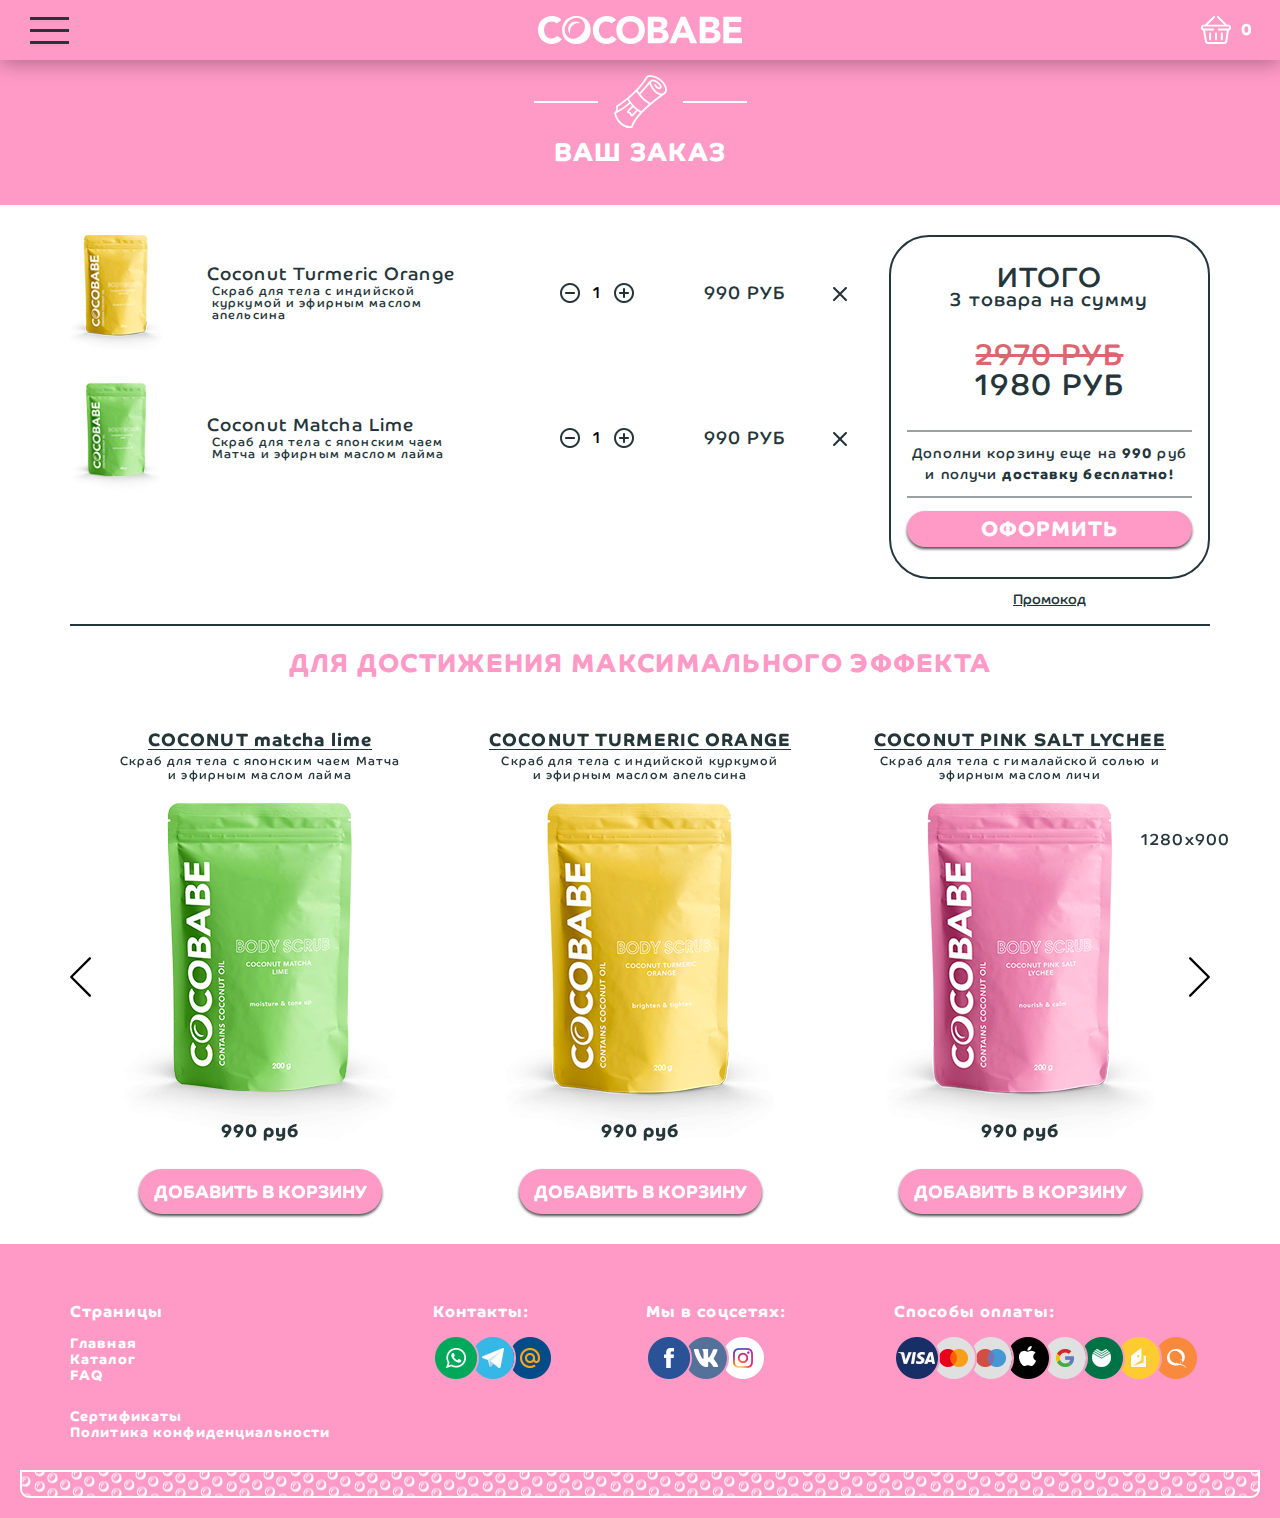
<file: busket.html>
<!DOCTYPE html>
<html lang="ru">
<head>
	<title>Start</title>

	<meta http-equiv="Content-Type" content="text/html; charset=utf-8" />
	<meta name="viewport" content="initial-scale=1.0, user-scalable=no, maximum-scale=1" /> 
	<link rel="stylesheet" href="css/styles.min.css">

	<script src="https://api-maps.yandex.ru/2.1/?lang=ru_RU&amp;apikey=8b4980b1-0f79-491d-b797-78aaf81d44c1" type="text/javascript"></script>

	<script src="https://code.jquery.com/jquery-3.4.1.min.js" integrity="sha256-CSXorXvZcTkaix6Yvo6HppcZGetbYMGWSFlBw8HfCJo=" crossorigin="anonymous"></script>

	

    
</head>
<body>
	<div class="page">
		<!-- DELETDELETDELETDELETDELETDELETDELETDELETDELETDELET -->
		<div id="width-height" style="position: fixed; bottom: 50px; right: 50px; z-index: 99999;">
			<script>
				var w = window.innerWidth
				|| document.documentElement.clientWidth
				|| document.body.clientWidth;

				var h = window.innerHeight
				|| document.documentElement.clientHeight
				|| document.body.clientHeight;

				var x = document.getElementById("width-height");
				x.innerHTML = w + "x" + h;
			</script>
		</div>
		<!-- DELETDELETDELETDELETDELETDELETDELETDELETDELETDELET -->

		

		<header id="header-scroll" class="header-scroll" style="background-color: #ff9ac7">  <!-- #5bdbe8; -->
			<div class="header-scroll-container">
				<div class="header-scroll__btn-menu">
					<button class="hamburger hamburger--collapse" type="button">
					  <span class="hamburger-box">
					    <span class="hamburger-inner"></span>
					  </span>
					</button>
				</div>
				<div class="header-scroll__logotype">
					<a href="index.html">
						<svg xmlns="http://www.w3.org/2000/svg" xmlns:xlink="http://www.w3.org/1999/xlink" width="204px" height="28px">
						<path fill-rule="evenodd"  fill="rgb(255, 255, 255)"
						 d="M204.004,21.906 L204.004,27.321 L185.347,27.321 L185.347,0.680 L203.328,0.680 L203.328,6.096 L191.180,6.096 L191.180,11.064 L202.658,11.064 L202.658,16.485 L191.180,16.485 L191.180,21.906 L204.004,21.906 ZM179.308,25.704 C178.362,26.281 177.297,26.695 176.113,26.945 C174.929,27.196 173.750,27.321 172.577,27.321 L161.738,27.321 L161.738,0.680 L171.604,0.680 C172.750,0.680 173.907,0.763 175.064,0.920 C176.221,1.089 177.264,1.415 178.183,1.900 C179.108,2.389 179.854,3.075 180.427,3.951 C181.000,4.827 181.287,5.998 181.287,7.451 C181.287,8.958 180.870,10.205 180.038,11.196 C179.200,12.191 178.097,12.898 176.729,13.323 L176.729,13.400 C177.599,13.525 178.394,13.769 179.102,14.134 C179.811,14.499 180.422,14.961 180.935,15.527 C181.443,16.088 181.838,16.747 182.108,17.503 C182.384,18.254 182.524,19.054 182.524,19.909 C182.524,21.313 182.222,22.488 181.627,23.430 C181.027,24.366 180.254,25.128 179.308,25.704 ZM175.102,7.059 C174.864,6.695 174.561,6.412 174.188,6.210 C173.810,6.009 173.388,5.868 172.912,5.780 C172.442,5.688 171.977,5.644 171.534,5.644 L167.571,5.644 L167.571,11.326 L171.793,11.326 C172.242,11.326 172.685,11.277 173.123,11.179 C173.556,11.076 173.950,10.912 174.296,10.689 C174.648,10.466 174.929,10.161 175.140,9.786 C175.350,9.410 175.459,8.958 175.459,8.430 C175.459,7.881 175.340,7.423 175.102,7.059 ZM176.221,17.710 C175.913,17.318 175.518,17.024 175.048,16.823 C174.572,16.621 174.058,16.485 173.512,16.409 C172.966,16.333 172.453,16.301 171.977,16.301 L167.571,16.301 L167.571,22.352 L172.804,22.352 C173.247,22.352 173.707,22.303 174.166,22.205 C174.626,22.107 175.048,21.927 175.421,21.677 C175.794,21.426 176.097,21.100 176.334,20.697 C176.572,20.295 176.691,19.811 176.691,19.234 C176.691,18.602 176.534,18.096 176.221,17.710 ZM150.222,21.677 L139.939,21.677 L137.734,27.321 L131.306,27.321 L142.745,0.680 L147.568,0.680 L159.083,27.321 L152.503,27.321 L150.222,21.677 ZM144.989,8.430 L141.772,16.708 L148.244,16.708 L144.989,8.430 ZM127.381,25.704 C126.435,26.281 125.370,26.695 124.186,26.945 C123.002,27.196 121.823,27.321 120.650,27.321 L109.810,27.321 L109.810,0.680 L119.682,0.680 C120.828,0.680 121.980,0.763 123.137,0.920 C124.299,1.089 125.337,1.415 126.262,1.900 C127.181,2.389 127.927,3.075 128.505,3.951 C129.073,4.827 129.365,5.998 129.365,7.451 C129.365,8.958 128.943,10.205 128.110,11.196 C127.273,12.191 126.170,12.898 124.802,13.323 L124.802,13.400 C125.672,13.525 126.467,13.769 127.175,14.134 C127.889,14.499 128.494,14.961 129.008,15.527 C129.516,16.088 129.911,16.747 130.186,17.503 C130.457,18.254 130.598,19.054 130.598,19.909 C130.598,21.313 130.295,22.488 129.700,23.430 C129.100,24.371 128.327,25.128 127.381,25.704 ZM123.175,7.059 C122.937,6.695 122.634,6.412 122.261,6.210 C121.882,6.009 121.461,5.868 120.991,5.780 C120.515,5.688 120.055,5.644 119.607,5.644 L115.644,5.644 L115.644,11.326 L119.866,11.326 C120.315,11.326 120.758,11.277 121.196,11.179 C121.628,11.076 122.023,10.912 122.369,10.689 C122.721,10.466 123.002,10.161 123.212,9.786 C123.423,9.410 123.531,8.958 123.531,8.430 C123.531,7.881 123.413,7.423 123.175,7.059 ZM124.299,17.710 C123.986,17.318 123.591,17.024 123.121,16.823 C122.645,16.621 122.137,16.485 121.585,16.409 C121.039,16.333 120.526,16.301 120.055,16.301 L115.644,16.301 L115.644,22.352 L120.877,22.352 C121.326,22.352 121.780,22.303 122.239,22.205 C122.704,22.107 123.121,21.927 123.494,21.677 C123.867,21.426 124.169,21.100 124.407,20.697 C124.645,20.295 124.764,19.811 124.764,19.234 C124.764,18.602 124.607,18.096 124.299,17.710 ZM102.858,24.218 C101.587,25.438 100.079,26.369 98.338,27.022 C96.592,27.674 94.684,28.001 92.618,28.001 C90.548,28.001 88.639,27.674 86.899,27.022 C85.152,26.369 83.644,25.438 82.374,24.218 C81.103,23.000 80.114,21.530 79.400,19.794 C78.692,18.064 78.335,16.131 78.335,13.997 C78.335,11.870 78.692,9.933 79.400,8.207 C80.114,6.477 81.103,5.002 82.374,3.783 C83.644,2.563 85.152,1.633 86.899,0.980 C88.639,0.327 90.548,-0.000 92.618,-0.000 C94.684,-0.000 96.592,0.327 98.338,0.980 C100.079,1.633 101.587,2.563 102.858,3.783 C104.134,5.002 105.123,6.477 105.831,8.207 C106.540,9.933 106.896,11.870 106.896,13.997 C106.896,16.131 106.540,18.064 105.831,19.794 C105.123,21.530 104.134,23.000 102.858,24.218 ZM100.263,10.574 C99.874,9.524 99.322,8.616 98.598,7.848 C97.873,7.081 97.008,6.488 95.997,6.057 C94.992,5.633 93.862,5.421 92.618,5.421 C91.370,5.421 90.245,5.633 89.234,6.057 C88.223,6.488 87.358,7.081 86.634,7.848 C85.915,8.616 85.358,9.524 84.969,10.574 C84.585,11.631 84.390,12.774 84.390,13.997 C84.390,15.255 84.585,16.403 84.969,17.443 C85.358,18.488 85.915,19.386 86.634,20.153 C87.358,20.921 88.223,21.514 89.234,21.944 C90.245,22.368 91.370,22.581 92.618,22.581 C93.862,22.581 94.992,22.368 95.997,21.944 C97.008,21.514 97.873,20.921 98.598,20.153 C99.322,19.386 99.874,18.488 100.263,17.443 C100.647,16.403 100.841,15.255 100.841,13.997 C100.841,12.774 100.647,11.631 100.263,10.574 ZM71.442,5.981 C70.610,5.606 69.642,5.421 68.544,5.421 C67.447,5.421 66.436,5.633 65.501,6.057 C64.565,6.488 63.754,7.081 63.068,7.848 C62.381,8.616 61.846,9.524 61.462,10.574 C61.073,11.631 60.884,12.774 60.884,13.997 C60.884,15.255 61.073,16.403 61.462,17.443 C61.846,18.488 62.376,19.386 63.052,20.153 C63.722,20.921 64.517,21.514 65.425,21.944 C66.333,22.368 67.312,22.581 68.361,22.581 C69.555,22.581 70.615,22.331 71.534,21.829 C72.459,21.329 73.221,20.627 73.815,19.718 L78.676,23.369 C77.557,24.954 76.135,26.118 74.416,26.869 C72.696,27.626 70.928,28.001 69.106,28.001 C67.036,28.001 65.133,27.674 63.387,27.022 C61.641,26.369 60.132,25.438 58.862,24.218 C57.591,23.000 56.602,21.530 55.894,19.794 C55.180,18.064 54.829,16.131 54.829,13.997 C54.829,11.870 55.180,9.933 55.894,8.207 C56.602,6.477 57.591,5.002 58.862,3.783 C60.132,2.563 61.641,1.633 63.387,0.980 C65.133,0.327 67.036,-0.000 69.106,-0.000 C69.853,-0.000 70.631,0.071 71.442,0.207 C72.253,0.349 73.053,0.566 73.837,0.866 C74.621,1.170 75.372,1.568 76.097,2.073 C76.821,2.569 77.470,3.189 78.043,3.914 L73.556,7.603 C72.983,6.902 72.280,6.362 71.442,5.981 ZM48.611,24.218 C47.341,25.438 45.833,26.369 44.092,27.022 C42.346,27.674 40.437,28.001 38.372,28.001 C36.302,28.001 34.393,27.674 32.652,27.022 C30.906,26.369 29.398,25.438 28.127,24.218 C26.857,23.000 25.867,21.530 25.156,19.794 C24.446,18.064 24.091,16.131 24.091,13.997 C24.091,11.870 24.446,9.933 25.156,8.207 C25.867,6.477 26.857,5.002 28.127,3.783 C29.398,2.563 30.906,1.633 32.652,0.980 C34.393,0.327 36.302,-0.000 38.372,-0.000 C40.437,-0.000 42.346,0.327 44.092,0.980 C45.833,1.633 47.341,2.563 48.611,3.783 C49.887,5.002 50.877,6.477 51.585,8.207 C52.299,9.933 52.650,11.870 52.650,13.997 C52.650,16.131 52.299,18.064 51.585,19.794 C50.877,21.530 49.887,23.000 48.611,24.218 ZM43.897,3.576 C39.983,0.316 33.744,1.323 29.668,6.275 C25.597,11.222 25.770,17.585 29.684,20.850 C30.052,21.154 30.446,21.416 30.857,21.650 C30.863,21.655 30.868,21.661 30.873,21.666 C30.911,21.682 30.938,21.699 30.971,21.716 C31.095,21.786 31.214,21.857 31.344,21.922 C38.572,25.552 44.632,17.443 45.189,16.518 C47.979,11.843 47.374,6.477 43.897,3.576 ZM40.762,7.081 C35.707,7.081 31.944,11.043 31.944,15.887 C31.944,16.725 32.058,17.536 32.268,18.308 C30.993,16.947 30.225,15.103 30.225,13.067 C30.225,8.958 33.420,5.595 37.702,5.595 C39.534,5.595 41.167,6.210 42.432,7.233 C41.897,7.135 41.335,7.081 40.762,7.081 ZM8.227,20.153 C8.902,20.921 9.692,21.514 10.600,21.944 C11.511,22.368 12.492,22.581 13.536,22.581 C14.733,22.581 15.793,22.331 16.715,21.829 C17.636,21.329 18.396,20.627 18.996,19.718 L23.856,23.369 C22.732,24.954 21.315,26.118 19.593,26.869 C17.872,27.626 16.104,28.001 14.284,28.001 C12.217,28.001 10.308,27.674 8.565,27.022 C6.821,26.369 5.313,25.438 4.042,24.218 C2.772,23.000 1.780,21.530 1.069,19.794 C0.361,18.064 0.004,16.131 0.004,13.997 C0.004,11.870 0.361,9.933 1.069,8.207 C1.780,6.477 2.772,5.002 4.042,3.783 C5.313,2.563 6.821,1.633 8.565,0.980 C10.308,0.327 12.217,-0.000 14.284,-0.000 C15.033,-0.000 15.812,0.071 16.620,0.207 C17.431,0.349 18.228,0.566 19.012,0.866 C19.799,1.170 20.553,1.568 21.277,2.073 C21.996,2.569 22.645,3.189 23.218,3.914 L18.731,7.603 C18.161,6.902 17.455,6.362 16.620,5.981 C15.785,5.606 14.820,5.421 13.725,5.421 C12.627,5.421 11.611,5.633 10.676,6.057 C9.741,6.488 8.935,7.081 8.248,7.848 C7.562,8.616 7.027,9.524 6.640,10.574 C6.253,11.631 6.059,12.774 6.059,13.997 C6.059,15.255 6.253,16.403 6.640,17.443 C7.027,18.488 7.556,19.386 8.227,20.153 Z"/>
						</svg>
					</a>
				</div>
				<div class="header-scroll__btn-busket">
					<svg xmlns="http://www.w3.org/2000/svg" xmlns:xlink="http://www.w3.org/1999/xlink" width="30px" height="28px" fill="#fff">
					<path fill-rule="evenodd" d="M27.853,14.473 L26.259,25.512 C26.054,26.930 24.808,27.999 23.360,27.999 L6.860,27.999 C5.422,27.999 4.207,26.980 3.971,25.578 L2.100,14.475 C0.927,14.385 -0.000,13.412 -0.000,12.229 L-0.000,10.941 C-0.000,9.699 1.022,8.689 2.277,8.689 L3.829,8.689 C3.841,8.675 3.852,8.663 3.865,8.650 L12.324,0.282 C12.706,-0.095 13.324,-0.095 13.705,0.282 C14.086,0.659 14.086,1.270 13.705,1.647 L6.586,8.689 L23.347,8.689 L16.229,1.647 C15.848,1.270 15.848,0.659 16.229,0.282 C16.610,-0.095 17.228,-0.095 17.609,0.282 L26.069,8.650 C26.081,8.662 26.093,8.675 26.104,8.689 L27.656,8.689 C28.912,8.689 29.934,9.699 29.934,10.941 L29.934,12.229 C29.934,13.406 29.017,14.374 27.853,14.473 ZM27.981,10.941 C27.981,10.764 27.836,10.619 27.656,10.619 L2.277,10.619 C2.098,10.619 1.952,10.764 1.952,10.941 L1.952,12.229 C1.952,12.406 2.098,12.551 2.277,12.551 C2.576,12.551 11.610,12.551 12.038,12.551 C12.578,12.551 13.015,12.983 13.015,13.517 C13.015,14.049 12.578,14.482 12.038,14.482 L4.081,14.482 L5.897,25.261 C5.976,25.728 6.380,26.068 6.860,26.068 L23.360,26.068 C23.843,26.068 24.258,25.711 24.326,25.239 L25.880,14.482 L17.895,14.482 C17.356,14.482 16.919,14.049 16.919,13.517 C16.919,12.983 17.356,12.551 17.895,12.551 C18.323,12.551 27.356,12.551 27.656,12.551 C27.835,12.551 27.981,12.406 27.981,12.229 L27.981,10.941 ZM14.967,24.137 C14.428,24.137 13.991,23.705 13.991,23.171 L13.991,17.378 C13.991,16.845 14.428,16.412 14.967,16.412 C15.506,16.412 15.943,16.845 15.943,17.378 L15.943,23.171 C15.943,23.705 15.506,24.137 14.967,24.137 ZM9.110,24.137 C8.571,24.137 8.134,23.705 8.134,23.171 L8.134,17.378 C8.134,16.845 8.571,16.412 9.110,16.412 C9.649,16.412 10.086,16.845 10.086,17.378 L10.086,23.171 C10.086,23.705 9.649,24.137 9.110,24.137 ZM20.823,16.412 C21.362,16.412 21.800,16.845 21.800,17.378 L21.800,23.171 C21.800,23.705 21.362,24.137 20.823,24.137 C20.284,24.137 19.847,23.705 19.847,23.171 L19.847,17.378 C19.847,16.845 20.284,16.412 20.823,16.412 Z"/>
					</svg>
					<span class="header-scroll__busket-count">0</span>
				</div>
			</div>
		</header>


		<div class="menu-wrapper" style="background-color: #5bdbe8;">
			<div class="menu-box">
				<nav>
					<ul class="menu-header">
						<li><a href="index.html">Главная</a></li>
						<li class="menu-item-has-children menu-item-has-children-active">
							<a href="#">Каталог</a>
							<ul>
								<li><a href="#">Coconut Charcoal Mint</a></li>
								<li><a href="#">Coconut Pink Salt Lychee</a></li>
								<li><a href="#">Coconut Spirulina Vanilla</a></li>
								<li><a href="#">Coconut Matcha Lime</a></li>
								<li><a href="#">Coconut Turmeric Orange</a></li>
							</ul>
						</li>
						<li><a href="#">FAQ</a></li>
					</ul>
				</nav>
				<ul class="menu-social">
					<li><a href="#" target="_blank">
						<svg version="1.1" xmlns="http://www.w3.org/2000/svg" height="18" width="24" xmlns:xlink="http://www.w3.org/1999/xlink" x="0px" y="0px" viewBox="0 0 133.8 78.4" style="enable-background:new 0 0 133.8 78.4; fill: #fff;" xml:space="preserve">
						<path d="M111.2,38.4c0,0,17.6-24.9,19.4-33.1c0.6-2.9-0.7-4.6-3.7-4.6c0,0-10.2,0-15.3,0c-3.5,0-4.8,1.5-5.8,3.7
							c0,0-8.3,17.6-18.3,28.7c-3.2,3.6-4.9,4.7-6.7,4.7c-1.4,0-2.1-1.2-2.1-4.4V5.1c0-4-0.5-5.1-3.7-5.1L50.3,0c-1.9,0-3,1.1-3,2.6
							c0,3.7,5.7,4.6,5.7,14.7v20.9c0,4.2-0.2,5.8-2.2,5.8C45.5,44,33.1,25.9,26,5.4C24.6,1.2,23.1,0,19.2,0L3.9,0C1.6,0,0,1.5,0,3.7
							c0,4.1,4.8,23,23.6,48.4c12.6,17.1,29.2,26.3,44.1,26.3c9.1,0,11.3-1.5,11.3-5.4V59.9c0-3.3,1.3-4.7,3.2-4.7c2.1,0,5.8,0.7,14.5,9.2
							c10.3,9.8,11,13.9,16.6,13.9l17.2,0c1.8,0,3.4-0.8,3.4-3.7c0-3.9-5-10.7-12.7-18.9c-3.2-4.2-8.3-8.8-9.9-10.9
							C108.8,42.4,109.5,41,111.2,38.4L111.2,38.4z"/>
						</svg>
					</a></li>
					<li><a href="#" target="_blank">
						<svg version="1.1"  xmlns="http://www.w3.org/2000/svg" height="18" width="24" xmlns:xlink="http://www.w3.org/1999/xlink" x="0px" y="0px" viewBox="0 0 105.7 226.2" style="enable-background:new 0 0 105.7 226.2; fill: #fff;" xml:space="preserve">
						<path d="M23.4,169.4c0-17.7-0.1-35.4,0.1-53.1c0-3-0.8-3.9-3.8-3.8c-5.5,0.2-11,0-16.6,0.1
							c-2.2,0.1-3.1-0.6-3-2.9c0.1-11,0.1-22.1,0-33.1c0-2.1,0.6-2.8,2.8-2.8c5.6,0.1,11.3-0.2,16.9,0.1c3.3,0.2,3.9-1,3.9-4
							c-0.2-8.4-0.2-16.8,0-25.2c0.2-10.3,3-19.9,9.1-28.2C40.4,5.8,51.4,1,64.1,0.4c13-0.6,26.1-0.3,39.2-0.4c1.8,0,2.4,0.6,2.4,2.4
							c-0.1,11.2-0.1,22.3,0,33.5c0,2-0.6,2.6-2.6,2.6c-6.3-0.1-12.6,0-18.8,0c-8.4,0-13.4,4.3-13.9,12.6c-0.4,6.6-0.1,13.3-0.3,20
							c-0.1,2.4,1.4,2.2,2.9,2.2c9.5,0,19.1,0.1,28.6-0.1c2.8,0,3.7,0.6,3.4,3.5c-1.2,11.1-2.2,22.2-3.2,33.4c-0.2,2.5-1.4,3-3.6,3
							c-7.5-0.1-15.1-0.1-22.6,0c-5.4,0-4.9-0.8-4.9,4.7c0,34.7-0.1,69.3,0.1,104c0,3.7-0.9,4.6-4.5,4.5c-12.9-0.2-25.9-0.3-38.8,0
							c-3.6,0.1-4.2-1.2-4.2-4.4C23.4,204.3,23.4,186.8,23.4,169.4z"/>
						</svg>
					</a></li>
				</ul>
				<p class="menu__offer">Не знаешь как подобрать скраб?<br><a href="#" target="_blank">Написать в WhatsApp</a></p>
				<ul class="menu-second">
					<li><a href="#">Доставка</a></li>
					<li><a href="#">Оплата</a></li>
					<li><a href="#">Оптовые закупки</a></li>
					<li><a href="#">О нас</a></li>
				</ul>
				<div class="work-time">Время работы: ежедневно<br>с 9:00 до 21:00</div>
			</div>
		</div>

	
		<main class="main" id="main">

<section class="page-preview bg_pink">
	<div class="container">
		<div class="section-title">
			<span class="section-title__icon">
				<svg version="1.1" xmlns="http://www.w3.org/2000/svg" xmlns:xlink="http://www.w3.org/1999/xlink" x="0px" y="0px"
				viewBox="0 0 382 384" style="enable-background:new 0 0 382 384; fill: #fff;" xml:space="preserve">
					<path  d="M0.7,276.5c0,0.1,0,0.2,0,0.3C22,364,91.2,383.2,116,383.3h0.1c14.7,0,19-5.2,20.1-9.5
				c7.5-30.4,33.3-65.2,65.2-98.7c0.9-0.6,1.6-1.3,2.2-2.2c54.4-56.6,125.3-109,154.2-129.6c0.1-0.1,0.3-0.1,0.4-0.1
				c4.8-2.1,9.1-5.2,12.7-9l0.1-0.1l0,0c0.9-0.7,1.7-1.6,2.1-2.6c4.3-5.4,7-11.8,8-18.5c4.8-35.7-27.8-67.8-37.8-76.8
				c-8.5-7.9-17.8-14.9-27.8-20.7c-14.4-8.1-30.3-13-46.8-14.3c-10.2-0.8-29-2.3-40,15.7c-22.8,36.1-49.7,69.4-80.1,99.3
				c-16.4,16.4-34.3,32.7-53.2,48.4c-20.2,16.6-41.3,32-63.2,46.2l-11.8,8c-4.4,3-6.6,8.2-5.8,13.5c2.5,14.2-0.4,31.6-10.9,37.6
				c-0.1,0.1-0.2,0.2-0.4,0.3c-0.2,0.2-0.5,0.4-0.7,0.6c-0.4,0.3-0.8,0.7-1.1,1.2c-0.1,0.2-0.2,0.4-0.3,0.7c-0.4,0.7-0.6,1.5-0.6,2.3
				C0.5,275.4,0.6,276,0.7,276.5L0.7,276.5z M256.1,64.4c0.9,3.3,2,6.5,3.3,9.7c6.3,14.7,14.9,28.3,25.5,40.3
				c16,18.1,31.5,28.4,47.4,31.4c-18.7,13.7-43.9,32.9-70.3,55.2c-27.7-15.9-52.1-36.9-72-61.9c3-3.2,6.1-6.3,9-9.5
				c13.2-14.1,25.8-29,38.1-43.3C243.3,79.1,249.7,71.7,256.1,64.4L256.1,64.4z M239.6,23.5c5.8-9.5,14.3-10.7,28.1-9.6
				c14.6,1.2,28.8,5.5,41.5,12.7c9.2,5.4,17.7,11.8,25.5,19.1c8.9,7.9,37.6,36.2,33.7,65.6c-0.7,4.9-2.8,9.6-6.1,13.3
				c-2,1.4-5.8,4-10.8,7.5c-4.3,1.7-8.9,2.3-13.5,1.8c-14.1-1.6-28.3-10.7-43.5-28c-9.7-10.9-17.6-23.4-23.3-36.8
				c-2.7-5.1-3.8-11-3-16.8c0.4-1.4,1.1-2.8,2.1-3.8l0,0c4.5-3,10.2-3.6,15.3-1.8c12.6,3.6,24.1,10.6,33.1,20.1
				c3.6,3.4,6.7,7.3,9.3,11.5c2,3,2.5,6.8,1.4,10.2c-0.8,1.6-2.6,2.4-4.3,1.9C314.7,86.8,306.5,79,302.4,69c-1.5-3.2-5.3-4.6-8.5-3.2
				c-3.2,1.5-4.6,5.3-3.1,8.5c5.6,13.5,16.8,23.9,30.8,28.4c7.7,2.2,15.8-1.5,19.3-8.8c3-7.1,2.4-15.3-1.8-21.9
				c-3.1-5.2-6.9-10-11.3-14.3c-10.7-11.3-24.2-19.4-39.1-23.6c-9.2-3-19.4-1.2-27,4.8c-0.1,0.1-0.2,0.1-0.3,0.2
				c-0.1,0.1-0.2,0.2-0.3,0.4c-0.2,0.2-0.5,0.5-0.5,0.6l-0.1,0.1c-11.3,12.4-22.3,25.3-33,37.8c-12.2,14.2-24.7,29-37.7,42.9
				c-2.5,2.7-5,5.3-7.5,7.9c-2.6-3.6-5.2-7.3-7.8-11.5c-1.2-1.9-2.4-3.8-3.6-5.8C196.6,84.6,219.7,55.1,239.6,23.5L239.6,23.5z
				M157.6,125.1c1.4-1.4,2.6-2.7,4-4.1c0.7,1.1,1.3,2.2,2,3.3c4.4,6.8,8.6,12.8,12.8,18.3c20.6,27,46.1,49.7,75.3,67.2
				c-18.7,16.1-37.6,33.6-55,51.7c-29-16.7-54.1-39.4-73.6-66.5c-5.6-7.8-10.6-15.9-15.2-24.3C125.5,155.8,142.2,140.6,157.6,125.1
				L157.6,125.1z M160.9,252.7l-31.2,32.8c-0.2,0.3-0.6,0.4-0.9,0.3c-0.3-0.1-0.6-0.4-0.6-0.7l-1.8-7.6c-1.2-5.3-5.5-9.4-10.9-10.4
				l-7.8-1.4c-0.3,0-0.5-0.2-0.6-0.5c-0.1-0.3,0-0.7,0.2-0.9l30.5-32.1C145.1,239.5,152.8,246.4,160.9,252.7L160.9,252.7z
				M27.2,230.1c0-0.3,0.1-0.6,0.4-0.8l11.7-7.9c20.4-13.7,38.2-25.8,58.6-42.4c3.6,6.5,7.5,12.7,11.5,18.6
				c-25.9,22.2-53.6,42.1-83,59.4C28.5,248.2,28.8,239,27.2,230.1L27.2,230.1z M116.9,208c3.9,5.1,7.9,10,12.1,14.8l-31,32.6
				c-3.5,3.7-4.7,9-3.1,13.8c1.6,4.7,5.6,8.2,10.6,9.1l7.8,1.4c0.3,0.1,0.6,0.3,0.7,0.7l1.8,7.5c1.1,4.9,4.8,8.9,9.6,10.2
				c4.9,1.4,10.1-0.1,13.6-3.8l32.2-33.9c5.3,3.8,10.8,7.2,16.4,10.5c-30.7,33.1-55.4,67.5-63.5,98.4c-3.6,1.5-17.3,2.2-35.6-4.6
				C67.3,357,30,335.3,14.4,278.4C51,258.7,85.3,235.1,116.9,208L116.9,208z M116.9,208"/>
				</svg>
			</span>
			<h4 class="section-title__text">Ваш заказ</h4>
		</div>
	</div>
</section>

<section class="busket-table-wrapper">
	<div class="container">
		<div class="busket-table-box">
			<div class="busket-table">
				<div class="busket-item">
					<div class="busket-item__preview">
						<img src="img/busket-item__preview_1.png" alt="">
					</div>
					<div class="busket-item__title">
						<a href="product.html">Coconut Turmeric Orange</a>
						<p>Скраб для тела с индийской куркумой и эфирным маслом апельсина</p>
					</div>
					<div class="busket-item__spinner">
						<input type="number" class="circle-spinner-input" value="1" min="1" max="100" step="1">
					</div>
					<div class="busket-item__price">
						<span class="busket-item__price-amount">990</span><span class="busket-item__price-currency">РУБ</span>
					</div>
					<div class="busket-item__delete">
						<button type="button" class="product-delete">
							<svg version="1.1" width="14" height="14" xmlns="http://www.w3.org/2000/svg" xmlns:xlink="http://www.w3.org/1999/xlink" x="0px" y="0px" viewBox="0 0 13.3 13.3" style="enable-background:new 0 0 13.3 13.3; fill:none;stroke:#26353A;stroke-width:2;stroke-linecap:round;stroke-linejoin:round;stroke-miterlimit:10;" xml:space="preserve">
							<line x1="1" y1="1" x2="12.3" y2="12.3"/>
							<line x1="1" y1="12.3" x2="12.3" y2="1"/>
							</svg>
						</button>
					</div>
				</div>
				<div class="busket-item">
					<div class="busket-item__preview">
						<a href="product.html">
							<img src="img/busket-item__preview_2.png" alt="">
						</a>
					</div>
					<div class="busket-item__title">
						<a href="product.html">Coconut Matcha Lime</a>
						<p>Скраб для тела с японским чаем Матча и эфирным маслом лайма</p>
					</div>
					<div class="busket-item__spinner">
						<input type="number" class="circle-spinner-input" value="1" min="1" max="100" step="1">
					</div>
					<div class="busket-item__price">
						<span class="busket-item__price-amount">990</span><span class="busket-item__price-currency">РУБ</span>
					</div>
					<div class="busket-item__delete">
						<button type="button" class="product-delete">
							<svg version="1.1" width="14" height="14" xmlns="http://www.w3.org/2000/svg" xmlns:xlink="http://www.w3.org/1999/xlink" x="0px" y="0px" viewBox="0 0 13.3 13.3" style="enable-background:new 0 0 13.3 13.3; fill:none;stroke:#26353A;stroke-width:2;stroke-linecap:round;stroke-linejoin:round;stroke-miterlimit:10;" xml:space="preserve">
							<line x1="1" y1="1" x2="12.3" y2="12.3"/>
							<line x1="1" y1="12.3" x2="12.3" y2="1"/>
							</svg>
						</button>

					</div>
				</div>
			</div>
			<div class="busket-receipt-wrapper">
				<div class="busket-receipt">
					<p class="busket-receipt__title">ИТОГО</p>
					<p class="busket-receipt__descr"><span class="busket-receipt__count">3</span> товара на сумму</p>
					<p class="busket-receipt__price-old">2970 РУБ</p>
					<p class="busket-receipt__price">1980 РУБ</p>
					<p class="busket-receipt__action">Дополни корзину еще на <b>990</b> руб и получи <b>доставку бесплатно!</b></p>
					<p class="busket-receipt__promocode">
						<input type="text" class="input-promocode" placeholder="Промокод">
						<button type="button" class="btn-ok__promocode">Ok</button>
					</p>
					<a href="order.html" class="btn-second" id="btn_issue">Оформить</a>
				</div>
				<button class="btn-busket__promocode">Промокод</button>
			</div>
		</div>
	</div>
</section>


<section class="product-carousel-wrapper">
	<div class="container">
		<div class="section-title">
			<h4 class="section-title__text">ДЛЯ ДОСТИЖЕНИЯ МАКСИМАЛЬНОГО ЭФФЕКТА</h4>
		</div>

		<div class="product-carousel swiper-container">
			<div class="swiper-wrapper">
				<div class="swiper-slide product-carousel__item">
					<a href="product.html" class="choose-for-yourself__title">COCONUT matcha lime</a>
					<p class="choose-for-yourself__descr">Скраб для тела с японским чаем Матча и эфирным маслом лайма</p>
					<a href="product.html" class="product-carousel__preview">
						<img src="img/product-carousel_1.png" alt="">
						<p class="product-carousel__price">990 <span class="product-carousel__currency">руб</span></p>
					</a>
					<form action="" class="product-carousel_from-add">
						<button type="submit" class="btn-second">ДОБАВИТЬ В КОРЗИНУ</button>
					</form>
				</div>
				<div class="swiper-slide product-carousel__item">
					<a href="product.html" class="choose-for-yourself__title">COCONUT TURMERIC ORANGE</a>
					<p class="choose-for-yourself__descr">Скраб для тела с индийской куркумой и эфирным маслом апельсина </p>
					<a href="product.html" class="product-carousel__preview">
						<img src="img/product-carousel_2.png" alt="">
						<p class="product-carousel__price">990 <span class="product-carousel__currency">руб</span></p>
					</a>
					<form action="" class="product-carousel_from-add">
						<button type="submit" class="btn-second">ДОБАВИТЬ В КОРЗИНУ</button>
					</form>
				</div>
				<div class="swiper-slide product-carousel__item">
					<a href="product.html" class="choose-for-yourself__title">COCONUT PINK SALT LYCHEE</a>
					<p class="choose-for-yourself__descr">Скраб для тела с гималайской солью и эфирным маслом личи</p>
					<a href="product.html" class="product-carousel__preview">
						<img src="img/product-carousel_3.png" alt="">
						<p class="product-carousel__price">990 <span class="product-carousel__currency">руб</span></p>
					</a>
					<form action="" class="product-carousel_from-add">
						<button type="submit" class="btn-second">ДОБАВИТЬ В КОРЗИНУ</button>
					</form>
				</div>
				<div class="swiper-slide product-carousel__item">
					<a href="product.html" class="choose-for-yourself__title">COCONUT TURMERIC ORANGE</a>
					<p class="choose-for-yourself__descr">Скраб для тела с индийской куркумой и эфирным маслом апельсина </p>
					<a href="product.html" class="product-carousel__preview">
						<img src="img/product-carousel_1.png" alt="">
						<p class="product-carousel__price">990 <span class="product-carousel__currency">руб</span></p>
					</a>
					<form action="" class="product-carousel_from-add">
						<button type="submit" class="btn-second">ДОБАВИТЬ В КОРЗИНУ</button>
					</form>
				</div>
			</div>
			<div class="product-carousel__next">
				<svg version="1.1" width="21" height="40" xmlns="http://www.w3.org/2000/svg" xmlns:xlink="http://www.w3.org/1999/xlink" x="0px" y="0px" viewBox="0 0 190 358" style="enable-background:new 0 0 190 358;" xml:space="preserve">
					<path d="M186.5,171.8L17.7,3c-4-4-10.3-4-14.3,0c-4,4-4,10.4,0,14.3L165,178.9L3.4,340.6c-4,4-4,10.4,0,14.3 c1.9,1.9,4.6,3,7.1,3c2.6,0,5.2-1,7.1-3l168.8-168.8C190.4,182.2,190.4,175.7,186.5,171.8L186.5,171.8z M186.5,171.8"/>
				</svg>
			</div>
			<div class="product-carousel__prev">
				<svg version="1.1" width="21" height="40" xmlns="http://www.w3.org/2000/svg" xmlns:xlink="http://www.w3.org/1999/xlink" x="0px" y="0px" viewBox="0 0 190 358" style="enable-background:new 0 0 190 358; transform: rotate(180deg);" xml:space="preserve">
					<path d="M186.5,171.8L17.7,3c-4-4-10.3-4-14.3,0c-4,4-4,10.4,0,14.3L165,178.9L3.4,340.6c-4,4-4,10.4,0,14.3 c1.9,1.9,4.6,3,7.1,3c2.6,0,5.2-1,7.1-3l168.8-168.8C190.4,182.2,190.4,175.7,186.5,171.8L186.5,171.8z M186.5,171.8"/>
				</svg>
			</div>
		</div>
	</div>
</section>




		</main>

		<footer id="footer" class="footer">
			<div class="container footer-container">
				<div class="footer-box">
					<h3 class="footer-box__title">Страницы</h3>	
					<ul class="footer-menu">
						<li><a href="index.html">Главная</a></li>
						<li><a href="catalog.html">Каталог</a></li>
						<li><a href="faq.html">FAQ</a></li>
					</ul>
					<ul class="footer-menu">
						<li><a href="#">Cертификаты</a></li>
						<li><a href="#">Политика конфиденциальности</a></li>
					</ul>
				</div>
				<div class="footer-box footer-box__contact">
					<h3 class="footer-box__title">Контакты:</h3>
					<ul class="menu-icons">
						<li><a href="#">
							<img src="img/icons/mail.png" alt="">
							<span class="menu-icons__text">Написать на Mail</span>
						</a></li>
						<li><a href="#">
							<img src="img/icons/telegram.png" alt="">
							<span class="menu-icons__text">Написать в Telegram</span>
						</a></li>
						<li><a href="#">
							<img src="img/icons/whatsapp.png" alt=""></a>
							<span class="menu-icons__text">Написать в WhatsApp</span>
						</li>
					</ul>
				</div>
				<div class="footer-box footer-box__soc">
					<h3 class="footer-box__title">Мы в соцсетях:</h3>
					<ul class="menu-icons">
						<li><a href="#">
							<img src="img/icons/instagram.png" alt="">
							<u class="menu-icons__text">Написать в Instagram</u>
						</a></li>
						<li><a href="#">
							<img src="img/icons/vk.png" alt="">
							<u class="menu-icons__text">Написать в VK</u>
						</a></li>
						<li><a href="#">
							<img src="img/icons/facebook.png" alt=""></a>
							<u class="menu-icons__text">Написать в Facebook</u>
						</li>
					</ul>
				</div>
				<div class="footer-box footer-box__pay">
					<h3 class="footer-box__title">Способы оплаты:</h3>
					<ul class="menu-icons">
						<li><a href="#">
							<img src="img/icons/qiwi.png" alt=""></a>
						</li>
						<li><a href="#">
							<img src="img/icons/yandex.png" alt=""></a>
						</li>
						<li><a href="#">
							<img src="img/icons/sber.png" alt=""></a>
						</li>
						<li><a href="#">
							<img src="img/icons/google.png" alt=""></a>
						</li>
						<li><a href="#">
							<img src="img/icons/apple.png" alt=""></a>
						</li>
						<li><a href="#">
							<img src="img/icons/maestro.png" alt=""></a>
						</li>
						<li><a href="#">
							<img src="img/icons/mastercard.png" alt="">
						</a></li>
						<li><a href="#">
							<img src="img/icons/visa-1.png" alt="">
						</a></li>
					</ul>
				</div>
			</div>
			<div class="footer-pattern"></div>
		</footer>



<div class="pop-up_busket">
	<div class="pop-up_busket-container">
		<div class="pop-up_busket__header">
			<div class="pop-up_busket-product">
				<div class="pop-up_busket__preview">
					<a href="product.html"><img src="img/pop-up_busket__preview_1.png" alt=""></a>
				</div>
				<div class="pop-up_busket__info">
					<a href="#" class="pop-up_busket__title">Coconut Turmeric Orange</a>
					<p class="pop-up_busket__description">Скраб для тела с индийской куркумой и эфирным маслом апельсина</p>
					<div class="pop-up_busket__spinner">
						<input type="number" class="circle-spinner-input" value="1" min="1" max="100" step="1">
					</div>
					<div class="pop-up_busket__amount">
						<span class="pop-up_busket__count">1</span>&nbsp;x&nbsp;990<span class="pop-up_busket__currency">руб</span>
					</div>
				</div>
			</div>
		</div>
		<div class="pop-up_busket__content">
			<h3 class="content-title">ВЫ ВЫБРАЛИ ЭФФЕКТИВНЫЙ КОМПЛЕКС ИЗ ТРЕХ СКРАБОВ ПО АКЦИИ 1+1=3</h3>
			<div class="pop-up_busket-products">
				<div class="pop-up_busket-product">
					<div class="pop-up_busket__preview">
						<a href="product.html"><img src="img/pop-up_busket__preview_2.png" alt=""></a>
					</div>
					<div class="pop-up_busket__info">
						<a href="#" class="pop-up_busket__title">Coconut Matcha Lime</a>
						<p class="pop-up_busket__description">Скраб для тела с японским чаем Матча и эфирным маслом лайма</p>
						<div class="pop-up_busket__spinner">
							<input type="number" class="circle-spinner-input" value="1" min="1" max="100" step="1">
						</div>
						<div class="pop-up_busket__amount">
							<span class="pop-up_busket__count">1</span>&nbsp;x&nbsp;990<span class="pop-up_busket__currency">руб</span>
						</div>
					</div>
				</div>
				<div class="pop-up_busket-product">
					<div class="pop-up_busket__preview">
						<a href="product.html"><img src="img/pop-up_busket__preview_3.png" alt=""></a>
					</div>
					<div class="pop-up_busket__info">
						<a href="#" class="pop-up_busket__title">Coconut Spirulina Vanilla</a>
						<p class="pop-up_busket__description">Скраб для тела с голубой спирулиной и эфирным маслом ванили</p>
						<div class="pop-up_busket__spinner">
							<input type="number" class="circle-spinner-input" value="1" min="1" max="100" step="1">
						</div>
						<div class="pop-up_busket__amount">
							<span class="pop-up_busket__count">1</span>&nbsp;x&nbsp;990<span class="pop-up_busket__currency">руб</span>
						</div>
					</div>
				</div>
			</div>
		</div>
		<div class="pop-up_busket-total">
			<p class="pop-up_busket-total__title">ОБЩАЯ СУММА</p>
			<p><del class="pop-up_busket-total__old-price">2970 РУБ</del> <span class="pop-up_busket-total__amount">2970 РУБ</span></p>
		</div>
		
		<a href="busket.html" class="btn-second" id="btn__busket-checkout">Оформить</a>

		<div class="pop-up_busket-action">
			<svg version="1.1" width="37" height="19" fill="#133238"
				 xmlns="http://www.w3.org/2000/svg" xmlns:xlink="http://www.w3.org/1999/xlink" x="0px" y="0px" viewBox="0 0 36.4 18.2"
				 style="enable-background:new 0 0 36.4 18.2;" xml:space="preserve">
				<path d="M6.4,1.1C6.6,0.2,6.9,0,7.9,0C14,0,20.2,0,26.3,0c1,0,1.3,0.3,1.2,1.3c-0.1,0.8-0.1,1.7-0.2,2.6H29
					c0.7,0,1.4,0,2,0c0.7,0,1.3,0.3,1.8,0.8c1,1,1.9,2.1,2.9,3.1c0.5,0.5,0.7,1.1,0.7,1.8c-0.1,1.6-0.3,3.2-0.4,4.8
					c-0.1,0.7-0.6,1-1.4,0.9c-0.3-2.2-1.3-3.4-3-3.5c-1.1-0.1-2,0.2-2.8,0.9c-0.7,0.6-0.8,0.8-1.5,2.6H15.8c0-1.1-0.3-2.1-1.1-2.8
					c-0.6-0.5-1.4-0.8-2.2-0.8c-1.9,0-3.5,1.4-3.9,3.6c-0.9,0-1.8,0-2.6,0c-0.4,0-0.6-0.4-0.6-0.8c0.1-1.4,0.2-2.7,0.3-4.1
					c0-0.1,0.2-0.2,0.4-0.2c0.9,0,1.7,0,2.6,0c0.1,0,0.3,0,0.4,0c0.3-0.1,0.5-0.3,0.5-0.6c0-0.4-0.2-0.5-0.6-0.5c-1.6,0-3.1,0-4.7,0
					c-1.1,0-2.3,0-3.4,0C0.3,9.1,0,8.9,0,8.5c0-0.4,0.3-0.6,0.8-0.6c3.6,0,7.2,0,10.8,0c0.3,0,0.5,0,0.8,0c0.5,0,0.7-0.2,0.7-0.6
					c0-0.5-0.3-0.5-0.7-0.5c-2.1,0-4.2,0-6.3,0c-1,0-2.1,0-3.1,0c-0.6,0-0.8-0.1-0.8-0.5c0-0.4,0.3-0.6,0.8-0.6c2.3,0,4.6,0,6.9,0
					c0.1,0,0.3,0,0.4,0c0.4,0,0.7-0.3,0.7-0.6c0-0.4-0.3-0.5-0.7-0.5c-1.2,0-2.4,0-3.6,0H1.8C1.3,4.5,1,4.4,1,4c0-0.4,0.3-0.6,0.8-0.6
					c3.2,0,6.4,0,9.7,0c0.2,0,0.3,0,0.5,0c0.4,0,0.6-0.2,0.6-0.6c0-0.4-0.3-0.5-0.7-0.5c-2.1,0-4.2,0-6.3,0c-0.6,0-1.1,0-1.7,0
					c-0.4,0-0.7-0.1-0.7-0.5c0-0.4,0.3-0.6,0.7-0.6C4.8,1.1,5.6,1.1,6.4,1.1 M34.6,8.1c-1-1-1.9-2-2.8-3c-0.2-0.2-0.4-0.3-0.6-0.3
					c-1,0-2,0-3,0C28.1,5.9,28,7,27.9,8.1H34.6z"/>
				<path d="M15,15.1c0,1.7-1.5,3.1-3.1,3.1c-1.5,0-2.6-1.2-2.6-2.6c0-1.7,1.5-3.1,3.1-3.1C13.9,12.5,15,13.6,15,15.1"/>
				<path d="M33.7,15.1c0,1.7-1.5,3.1-3.1,3.1c-1.5,0-2.6-1.1-2.6-2.6c0-1.7,1.4-3.1,3.1-3.1
					C32.6,12.4,33.7,13.6,33.7,15.1"/>
			</g>
			</svg>
			<span>До бесплатной доставки осталось 990 руб</span>
		</div>
	</div>
</div>

		
		<script src="js/scripts.min.js"></script>
		<script src="js/scripts.custom.js"></script>
	</div>
</body>
</html>
</file>
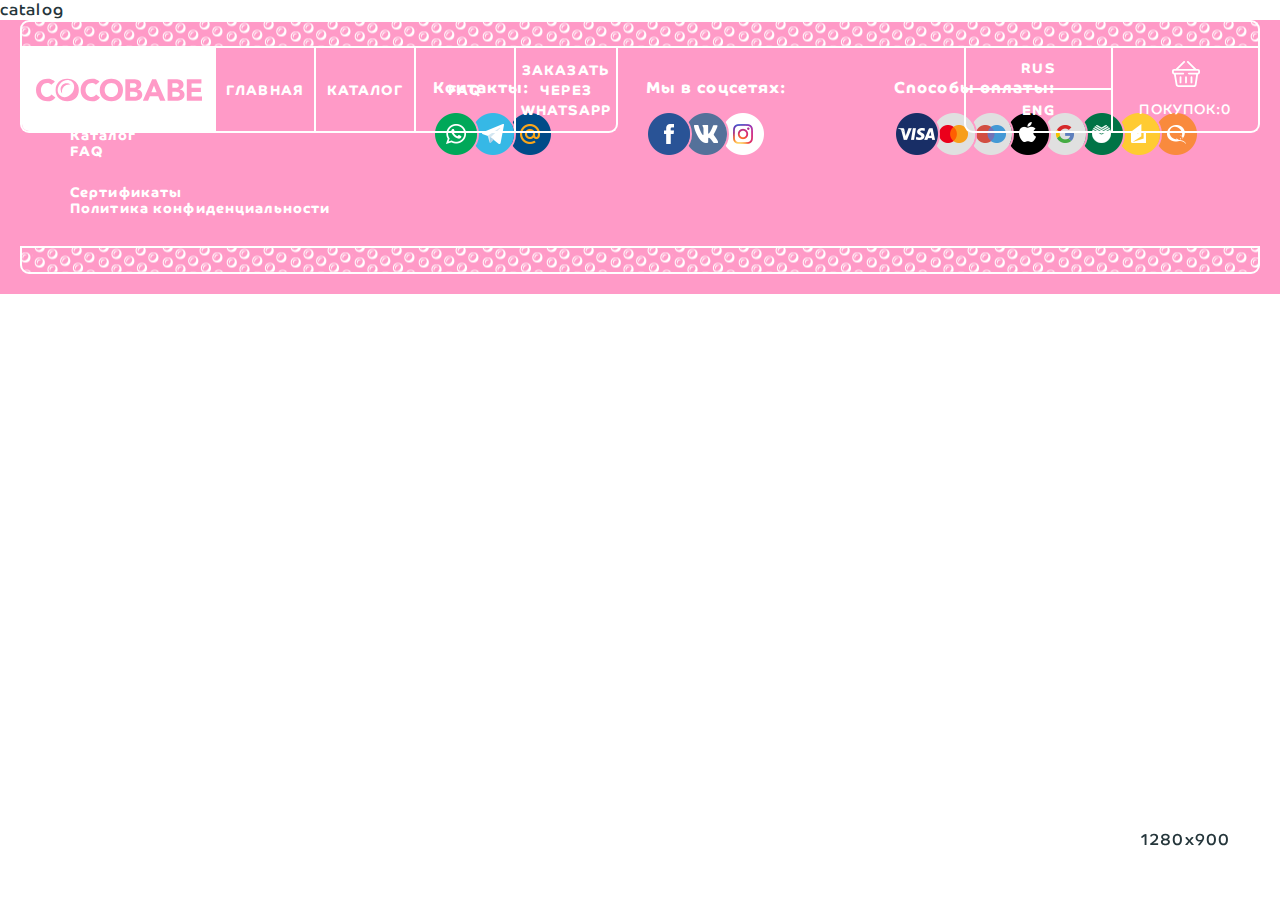
<file: catalog.html>
<!DOCTYPE html>
<html lang="ru">
<head>
	<title>Start</title>

	<meta http-equiv="Content-Type" content="text/html; charset=utf-8" />
	<meta name="viewport" content="initial-scale=1.0, user-scalable=no, maximum-scale=1" /> 
	<link rel="stylesheet" href="css/styles.min.css">

	<script src="https://api-maps.yandex.ru/2.1/?lang=ru_RU&amp;apikey=8b4980b1-0f79-491d-b797-78aaf81d44c1" type="text/javascript"></script>

	<script src="https://code.jquery.com/jquery-3.4.1.min.js" integrity="sha256-CSXorXvZcTkaix6Yvo6HppcZGetbYMGWSFlBw8HfCJo=" crossorigin="anonymous"></script>

	

    
</head>
<body>
	<div class="page">
		<!-- DELETDELETDELETDELETDELETDELETDELETDELETDELETDELET -->
		<div id="width-height" style="position: fixed; bottom: 50px; right: 50px; z-index: 99999;">
			<script>
				var w = window.innerWidth
				|| document.documentElement.clientWidth
				|| document.body.clientWidth;

				var h = window.innerHeight
				|| document.documentElement.clientHeight
				|| document.body.clientHeight;

				var x = document.getElementById("width-height");
				x.innerHTML = w + "x" + h;
			</script>
		</div>
		<!-- DELETDELETDELETDELETDELETDELETDELETDELETDELETDELET -->

		

		<header id="header" class="header">
			<div class="header-pattern"></div>
			<div class="header-container">
				<div class="header-box">
					<div class="header-left">
						<div class="header-logo">
							<a href="index.html" class="logo">
								<svg width="166" height="24" style="fill: #ff9ac7;" viewBox="0 0 194.109 26.467"><path d="M17.822 7.186a5.473 5.473 0 0 0-2.01-1.533c-.793-.355-1.713-.53-2.756-.53-1.044 0-2.01.201-2.899.602a6.962 6.962 0 0 0-2.312 1.693 7.906 7.906 0 0 0-1.529 2.577c-.369.998-.552 2.078-.552 3.235 0 1.188.183 2.274.552 3.256a8.073 8.073 0 0 0 1.511 2.562 6.874 6.874 0 0 0 2.258 1.692 6.566 6.566 0 0 0 2.793.602c1.138 0 2.146-.236 3.022-.71a5.958 5.958 0 0 0 2.17-1.996l4.625 3.452c-1.068 1.497-2.418 2.598-4.055 3.308a12.49 12.49 0 0 1-5.051 1.07c-1.969 0-3.784-.309-5.443-.926-1.66-.617-3.094-1.497-4.303-2.649-1.21-1.152-2.153-2.541-2.83-4.182C.338 17.073 0 15.247 0 13.23c0-2.011.338-3.843 1.013-5.473.677-1.636 1.619-3.03 2.83-4.182C5.052 2.423 6.486 1.543 8.146.926 9.805.309 11.62 0 13.589 0c.711 0 1.452.067 2.222.195.771.134 1.53.339 2.277.623.748.288 1.463.664 2.153 1.142a8.484 8.484 0 0 1 1.85 1.739zM69.988 7.186a5.493 5.493 0 0 0-2.011-1.533c-.794-.355-1.713-.53-2.756-.53-1.044 0-2.01.201-2.9.602a6.973 6.973 0 0 0-2.312 1.693c-.652.725-1.161 1.584-1.529 2.577-.368.998-.551 2.078-.551 3.235 0 1.188.183 2.274.551 3.256a8.094 8.094 0 0 0 1.512 2.562 6.871 6.871 0 0 0 2.26 1.692 6.55 6.55 0 0 0 2.791.602c1.138 0 2.146-.236 3.023-.71a5.977 5.977 0 0 0 2.171-1.996l4.623 3.452c-1.066 1.497-2.417 2.598-4.055 3.308a12.482 12.482 0 0 1-5.05 1.07c-1.969 0-3.784-.309-5.444-.926-1.659-.617-3.094-1.497-4.303-2.649s-2.153-2.541-2.828-4.182c-.677-1.636-1.014-3.462-1.014-5.479 0-2.011.337-3.843 1.014-5.473.675-1.636 1.619-3.03 2.828-4.182 1.208-1.152 2.644-2.032 4.303-2.649C61.971.309 63.786 0 65.755 0c.711 0 1.452.067 2.222.195.772.134 1.53.339 2.278.623.747.288 1.463.664 2.151 1.142a8.434 8.434 0 0 1 1.849 1.739z"></path><path d="M74.535 13.231c0-2.011.339-3.843 1.015-5.473.676-1.636 1.618-3.03 2.828-4.182 1.21-1.152 2.644-2.032 4.304-2.649C84.341.31 86.156.001 88.124.001s3.782.309 5.442.926c1.659.617 3.094 1.497 4.305 2.649 1.21 1.152 2.153 2.546 2.828 4.182.675 1.63 1.015 3.462 1.015 5.473 0 2.017-.339 3.843-1.015 5.479-.675 1.641-1.618 3.03-2.828 4.182-1.21 1.152-2.646 2.032-4.305 2.649-1.66.617-3.475.926-5.442.926-1.969 0-3.783-.309-5.442-.926-1.66-.617-3.094-1.497-4.304-2.649-1.21-1.152-2.152-2.541-2.828-4.182-.676-1.636-1.015-3.463-1.015-5.479zm5.764 0c0 1.188.183 2.274.55 3.256a7.465 7.465 0 0 0 1.583 2.562 7.253 7.253 0 0 0 2.472 1.692c.962.401 2.035.602 3.22.602s2.258-.201 3.219-.602a7.261 7.261 0 0 0 2.473-1.692 7.448 7.448 0 0 0 1.582-2.562c.368-.982.552-2.068.552-3.256 0-1.157-.184-2.238-.552-3.235a7.457 7.457 0 0 0-1.582-2.577 7.25 7.25 0 0 0-2.473-1.693c-.96-.401-2.033-.602-3.219-.602s-2.258.201-3.22.602a7.265 7.265 0 0 0-2.472 1.693 7.474 7.474 0 0 0-1.583 2.577c-.367.997-.55 2.078-.55 3.235zM104.484.643h9.392c1.091 0 2.187.077 3.291.226 1.102.16 2.091.468 2.969.926a5.727 5.727 0 0 1 2.135 1.939c.544.828.818 1.935.818 3.308 0 1.425-.399 2.603-1.193 3.54-.794.941-1.843 1.61-3.147 2.011v.072c.829.119 1.583.35 2.258.695a6 6 0 0 1 1.744 1.317 5.59 5.59 0 0 1 1.122 1.867c.26.71.391 1.466.391 2.273 0 1.328-.285 2.438-.854 3.329a6.686 6.686 0 0 1-2.206 2.15 9.654 9.654 0 0 1-3.041 1.173 16.294 16.294 0 0 1-3.362.355h-10.316V.643zm5.549 10.062h4.021c.425 0 .847-.046 1.263-.139a3.64 3.64 0 0 0 1.12-.463c.332-.211.599-.499.8-.854.202-.355.304-.782.304-1.281 0-.52-.113-.952-.338-1.296a2.369 2.369 0 0 0-.871-.803 4.145 4.145 0 0 0-1.21-.406 6.931 6.931 0 0 0-1.317-.128h-3.771v5.37zm0 10.422h4.979c.427 0 .86-.046 1.3-.139a3.39 3.39 0 0 0 1.191-.499c.355-.236.646-.545.872-.926.224-.381.338-.838.338-1.384 0-.597-.148-1.075-.445-1.44a2.807 2.807 0 0 0-1.121-.838 5.784 5.784 0 0 0-1.458-.391 10.679 10.679 0 0 0-1.459-.103h-4.198v5.72zM135.822.643h4.59l10.954 25.18h-6.259l-2.169-5.334h-9.783l-2.099 5.334h-6.119zm2.135 7.326l-3.058 7.824h6.153zM153.893.643h9.391c1.09 0 2.188.077 3.291.226 1.102.16 2.092.468 2.969.926a5.717 5.717 0 0 1 2.134 1.939c.546.828.819 1.935.819 3.308 0 1.425-.397 2.603-1.191 3.54-.796.941-1.845 1.61-3.148 2.011v.072c.83.119 1.583.35 2.258.695a6.018 6.018 0 0 1 1.742 1.317 5.52 5.52 0 0 1 1.12 1.867 6.53 6.53 0 0 1 .393 2.273c0 1.328-.284 2.438-.854 3.329a6.745 6.745 0 0 1-2.206 2.15 9.658 9.658 0 0 1-3.04 1.173c-1.127.237-2.25.355-3.363.355h-10.315zm5.55 10.062h4.019c.427 0 .849-.046 1.264-.139a3.635 3.635 0 0 0 1.119-.463c.333-.211.6-.499.801-.854.201-.355.302-.782.302-1.281 0-.52-.113-.952-.337-1.296a2.38 2.38 0 0 0-.872-.803 4.135 4.135 0 0 0-1.21-.406 6.934 6.934 0 0 0-1.315-.128h-3.771zm0 10.422h4.979c.425 0 .86-.046 1.297-.139.44-.092.837-.262 1.192-.499.357-.236.646-.545.872-.926.225-.381.338-.838.338-1.384 0-.597-.149-1.075-.445-1.44a2.817 2.817 0 0 0-1.12-.838 5.765 5.765 0 0 0-1.46-.391 10.643 10.643 0 0 0-1.458-.103h-4.196v5.72zM176.359.643h17.109v5.118h-11.56v4.697h10.92v5.124h-10.92v5.124h12.201v5.118h-17.75zM30.393 15.016c0-4.578 3.583-8.323 8.389-8.323.548 0 1.082.051 1.593.144-1.205-.967-2.757-1.548-4.501-1.548-4.078 0-7.118 3.179-7.118 7.063a7.18 7.18 0 0 0 1.944 4.954 8.703 8.703 0 0 1-.307-2.29z"></path><path d="M49.084 7.758c-.675-1.636-1.619-3.03-2.829-4.182-1.209-1.152-2.644-2.032-4.304-2.649C40.29.31 38.476.001 36.51.001c-1.969 0-3.784.309-5.444.926-1.659.617-3.094 1.497-4.303 2.649-1.21 1.152-2.153 2.546-2.828 4.182-.677 1.63-1.014 3.462-1.014 5.473 0 2.017.337 3.843 1.014 5.479.675 1.641 1.618 3.03 2.828 4.182 1.208 1.152 2.644 2.032 4.303 2.649 1.66.617 3.475.926 5.444.926 1.966 0 3.781-.309 5.441-.926 1.66-.617 3.095-1.497 4.304-2.649 1.21-1.152 2.154-2.541 2.829-4.182.675-1.636 1.014-3.462 1.014-5.479 0-2.011-.339-3.843-1.014-5.473zm-6.087 7.855c-.53.875-6.295 8.539-13.175 5.108-.121-.062-.236-.128-.354-.195-.031-.015-.059-.031-.091-.046-.009-.005-.012-.01-.02-.015a8.01 8.01 0 0 1-1.115-.756c-3.726-3.086-3.889-9.1-.013-13.776C32.105 1.252 38.042.3 41.767 3.381c3.307 2.741 3.886 7.813 1.23 12.232z"></path>
								</svg>
							</a>
						</div>
						<ul class="header-menu" style="color: #ff9ac7"> <!-- динамический цвет -->
							<li><a href="index.html">Главная</a></li>
							<li><a href="catalog.html">Каталог</a></li>
							<li><a href="faq.html">FAQ</a></li>
							<li><a href="">Заказать через Whatsapp</a></li>
						</ul>
					</div>
					<div class="header-right" style="color: #ff9ac7"> <!-- динамический цвет -->
						<ul class="lang">
							<li><a href="#">RUS</a></li>
							<li><a href="#">ENG</a></li>
						</ul>
						<div class="header-basket">
							<div class="header-basket__logo">
								<svg xmlns="http://www.w3.org/2000/svg" fill="#ff9ac7" xmlns:xlink="http://www.w3.org/1999/xlink" width="28px" height="27px"><!-- динамический цвет fill -->
								 <path fill-rule="evenodd" 
								 d="M26.054,14.428 L24.562,24.686 C24.371,26.004 23.205,26.998 21.851,26.998 L6.416,26.998 C5.072,26.998 3.936,26.051 3.714,24.747 L1.964,14.429 C0.867,14.346 -0.000,13.442 -0.000,12.342 L-0.000,11.146 C-0.000,9.991 0.956,9.051 2.130,9.051 L3.582,9.051 C3.593,9.039 3.603,9.028 3.615,9.016 L11.528,1.240 C11.885,0.890 12.463,0.890 12.819,1.240 C13.176,1.590 13.176,2.158 12.819,2.509 L6.161,9.051 L21.839,9.051 L15.180,2.509 C14.824,2.158 14.824,1.590 15.180,1.240 C15.537,0.890 16.115,0.890 16.472,1.240 L24.385,9.016 C24.396,9.028 24.407,9.039 24.418,9.051 L25.869,9.051 C27.044,9.051 28.000,9.991 28.000,11.146 L28.000,12.342 C28.000,13.436 27.142,14.336 26.054,14.428 ZM26.174,11.146 C26.174,10.980 26.037,10.847 25.869,10.847 L2.130,10.847 C1.962,10.847 1.826,10.980 1.826,11.146 L1.826,12.342 C1.826,12.507 1.962,12.641 2.130,12.641 C2.409,12.641 10.860,12.641 11.261,12.641 C11.765,12.641 12.174,13.043 12.174,13.538 C12.174,14.034 11.765,14.435 11.261,14.435 L3.817,14.435 L5.516,24.453 C5.589,24.888 5.968,25.203 6.416,25.203 L21.851,25.203 C22.302,25.203 22.691,24.871 22.755,24.432 L24.208,14.435 L16.739,14.435 C16.235,14.435 15.826,14.034 15.826,13.538 C15.826,13.043 16.235,12.641 16.739,12.641 C17.139,12.641 25.589,12.641 25.869,12.641 C26.037,12.641 26.174,12.507 26.174,12.342 L26.174,11.146 ZM14.000,23.408 C13.496,23.408 13.087,23.006 13.087,22.511 L13.087,17.127 C13.087,16.632 13.496,16.230 14.000,16.230 C14.504,16.230 14.913,16.632 14.913,17.127 L14.913,22.511 C14.913,23.007 14.504,23.408 14.000,23.408 ZM8.522,23.408 C8.017,23.408 7.609,23.006 7.609,22.511 L7.609,17.127 C7.609,16.632 8.017,16.230 8.522,16.230 C9.026,16.230 9.435,16.632 9.435,17.127 L9.435,22.511 C9.435,23.007 9.026,23.408 8.522,23.408 ZM19.478,16.230 C19.982,16.230 20.391,16.632 20.391,17.127 L20.391,22.511 C20.391,23.007 19.982,23.408 19.478,23.408 C18.974,23.408 18.565,23.006 18.565,22.511 L18.565,17.127 C18.565,16.632 18.974,16.230 19.478,16.230 Z"/>
								</svg>
							</div>
							<div class="header-basket__count">
								<span>Покупок:</span><span>0</span>
							</div>
						</div>
					</div>
				</div>
			</div>
				
		</header>

	
		<main class="main" id="main">

catalog

		</main>

		<footer id="footer" class="footer">
			<div class="container footer-container">
				<div class="footer-box">
					<h3 class="footer-box__title">Страницы</h3>	
					<ul class="footer-menu">
						<li><a href="index.html">Главная</a></li>
						<li><a href="catalog.html">Каталог</a></li>
						<li><a href="faq.html">FAQ</a></li>
					</ul>
					<ul class="footer-menu">
						<li><a href="#">Cертификаты</a></li>
						<li><a href="#">Политика конфиденциальности</a></li>
					</ul>
				</div>
				<div class="footer-box footer-box__contact">
					<h3 class="footer-box__title">Контакты:</h3>
					<ul class="menu-icons">
						<li><a href="#">
							<img src="img/icons/mail.png" alt="">
							<span class="menu-icons__text">Написать на Mail</span>
						</a></li>
						<li><a href="#">
							<img src="img/icons/telegram.png" alt="">
							<span class="menu-icons__text">Написать в Telegram</span>
						</a></li>
						<li><a href="#">
							<img src="img/icons/whatsapp.png" alt=""></a>
							<span class="menu-icons__text">Написать в WhatsApp</span>
						</li>
					</ul>
				</div>
				<div class="footer-box footer-box__soc">
					<h3 class="footer-box__title">Мы в соцсетях:</h3>
					<ul class="menu-icons">
						<li><a href="#">
							<img src="img/icons/instagram.png" alt="">
							<u class="menu-icons__text">Написать в Instagram</u>
						</a></li>
						<li><a href="#">
							<img src="img/icons/vk.png" alt="">
							<u class="menu-icons__text">Написать в VK</u>
						</a></li>
						<li><a href="#">
							<img src="img/icons/facebook.png" alt=""></a>
							<u class="menu-icons__text">Написать в Facebook</u>
						</li>
					</ul>
				</div>
				<div class="footer-box footer-box__pay">
					<h3 class="footer-box__title">Способы оплаты:</h3>
					<ul class="menu-icons">
						<li><a href="#">
							<img src="img/icons/qiwi.png" alt=""></a>
						</li>
						<li><a href="#">
							<img src="img/icons/yandex.png" alt=""></a>
						</li>
						<li><a href="#">
							<img src="img/icons/sber.png" alt=""></a>
						</li>
						<li><a href="#">
							<img src="img/icons/google.png" alt=""></a>
						</li>
						<li><a href="#">
							<img src="img/icons/apple.png" alt=""></a>
						</li>
						<li><a href="#">
							<img src="img/icons/maestro.png" alt=""></a>
						</li>
						<li><a href="#">
							<img src="img/icons/mastercard.png" alt="">
						</a></li>
						<li><a href="#">
							<img src="img/icons/visa-1.png" alt="">
						</a></li>
					</ul>
				</div>
			</div>
			<div class="footer-pattern"></div>
		</footer>



<div class="pop-up_busket">
	<div class="pop-up_busket-container">
		<div class="pop-up_busket__header">
			<div class="pop-up_busket-product">
				<div class="pop-up_busket__preview">
					<a href="product.html"><img src="img/pop-up_busket__preview_1.png" alt=""></a>
				</div>
				<div class="pop-up_busket__info">
					<a href="#" class="pop-up_busket__title">Coconut Turmeric Orange</a>
					<p class="pop-up_busket__description">Скраб для тела с индийской куркумой и эфирным маслом апельсина</p>
					<div class="pop-up_busket__spinner">
						<input type="number" class="circle-spinner-input" value="1" min="1" max="100" step="1">
					</div>
					<div class="pop-up_busket__amount">
						<span class="pop-up_busket__count">1</span>&nbsp;x&nbsp;990<span class="pop-up_busket__currency">руб</span>
					</div>
				</div>
			</div>
		</div>
		<div class="pop-up_busket__content">
			<h3 class="content-title">ВЫ ВЫБРАЛИ ЭФФЕКТИВНЫЙ КОМПЛЕКС ИЗ ТРЕХ СКРАБОВ ПО АКЦИИ 1+1=3</h3>
			<div class="pop-up_busket-products">
				<div class="pop-up_busket-product">
					<div class="pop-up_busket__preview">
						<a href="product.html"><img src="img/pop-up_busket__preview_2.png" alt=""></a>
					</div>
					<div class="pop-up_busket__info">
						<a href="#" class="pop-up_busket__title">Coconut Matcha Lime</a>
						<p class="pop-up_busket__description">Скраб для тела с японским чаем Матча и эфирным маслом лайма</p>
						<div class="pop-up_busket__spinner">
							<input type="number" class="circle-spinner-input" value="1" min="1" max="100" step="1">
						</div>
						<div class="pop-up_busket__amount">
							<span class="pop-up_busket__count">1</span>&nbsp;x&nbsp;990<span class="pop-up_busket__currency">руб</span>
						</div>
					</div>
				</div>
				<div class="pop-up_busket-product">
					<div class="pop-up_busket__preview">
						<a href="product.html"><img src="img/pop-up_busket__preview_3.png" alt=""></a>
					</div>
					<div class="pop-up_busket__info">
						<a href="#" class="pop-up_busket__title">Coconut Spirulina Vanilla</a>
						<p class="pop-up_busket__description">Скраб для тела с голубой спирулиной и эфирным маслом ванили</p>
						<div class="pop-up_busket__spinner">
							<input type="number" class="circle-spinner-input" value="1" min="1" max="100" step="1">
						</div>
						<div class="pop-up_busket__amount">
							<span class="pop-up_busket__count">1</span>&nbsp;x&nbsp;990<span class="pop-up_busket__currency">руб</span>
						</div>
					</div>
				</div>
			</div>
		</div>
		<div class="pop-up_busket-total">
			<p class="pop-up_busket-total__title">ОБЩАЯ СУММА</p>
			<p><del class="pop-up_busket-total__old-price">2970 РУБ</del> <span class="pop-up_busket-total__amount">2970 РУБ</span></p>
		</div>
		
		<a href="busket.html" class="btn-second" id="btn__busket-checkout">Оформить</a>

		<div class="pop-up_busket-action">
			<svg version="1.1" width="37" height="19" fill="#133238"
				 xmlns="http://www.w3.org/2000/svg" xmlns:xlink="http://www.w3.org/1999/xlink" x="0px" y="0px" viewBox="0 0 36.4 18.2"
				 style="enable-background:new 0 0 36.4 18.2;" xml:space="preserve">
				<path d="M6.4,1.1C6.6,0.2,6.9,0,7.9,0C14,0,20.2,0,26.3,0c1,0,1.3,0.3,1.2,1.3c-0.1,0.8-0.1,1.7-0.2,2.6H29
					c0.7,0,1.4,0,2,0c0.7,0,1.3,0.3,1.8,0.8c1,1,1.9,2.1,2.9,3.1c0.5,0.5,0.7,1.1,0.7,1.8c-0.1,1.6-0.3,3.2-0.4,4.8
					c-0.1,0.7-0.6,1-1.4,0.9c-0.3-2.2-1.3-3.4-3-3.5c-1.1-0.1-2,0.2-2.8,0.9c-0.7,0.6-0.8,0.8-1.5,2.6H15.8c0-1.1-0.3-2.1-1.1-2.8
					c-0.6-0.5-1.4-0.8-2.2-0.8c-1.9,0-3.5,1.4-3.9,3.6c-0.9,0-1.8,0-2.6,0c-0.4,0-0.6-0.4-0.6-0.8c0.1-1.4,0.2-2.7,0.3-4.1
					c0-0.1,0.2-0.2,0.4-0.2c0.9,0,1.7,0,2.6,0c0.1,0,0.3,0,0.4,0c0.3-0.1,0.5-0.3,0.5-0.6c0-0.4-0.2-0.5-0.6-0.5c-1.6,0-3.1,0-4.7,0
					c-1.1,0-2.3,0-3.4,0C0.3,9.1,0,8.9,0,8.5c0-0.4,0.3-0.6,0.8-0.6c3.6,0,7.2,0,10.8,0c0.3,0,0.5,0,0.8,0c0.5,0,0.7-0.2,0.7-0.6
					c0-0.5-0.3-0.5-0.7-0.5c-2.1,0-4.2,0-6.3,0c-1,0-2.1,0-3.1,0c-0.6,0-0.8-0.1-0.8-0.5c0-0.4,0.3-0.6,0.8-0.6c2.3,0,4.6,0,6.9,0
					c0.1,0,0.3,0,0.4,0c0.4,0,0.7-0.3,0.7-0.6c0-0.4-0.3-0.5-0.7-0.5c-1.2,0-2.4,0-3.6,0H1.8C1.3,4.5,1,4.4,1,4c0-0.4,0.3-0.6,0.8-0.6
					c3.2,0,6.4,0,9.7,0c0.2,0,0.3,0,0.5,0c0.4,0,0.6-0.2,0.6-0.6c0-0.4-0.3-0.5-0.7-0.5c-2.1,0-4.2,0-6.3,0c-0.6,0-1.1,0-1.7,0
					c-0.4,0-0.7-0.1-0.7-0.5c0-0.4,0.3-0.6,0.7-0.6C4.8,1.1,5.6,1.1,6.4,1.1 M34.6,8.1c-1-1-1.9-2-2.8-3c-0.2-0.2-0.4-0.3-0.6-0.3
					c-1,0-2,0-3,0C28.1,5.9,28,7,27.9,8.1H34.6z"/>
				<path d="M15,15.1c0,1.7-1.5,3.1-3.1,3.1c-1.5,0-2.6-1.2-2.6-2.6c0-1.7,1.5-3.1,3.1-3.1C13.9,12.5,15,13.6,15,15.1"/>
				<path d="M33.7,15.1c0,1.7-1.5,3.1-3.1,3.1c-1.5,0-2.6-1.1-2.6-2.6c0-1.7,1.4-3.1,3.1-3.1
					C32.6,12.4,33.7,13.6,33.7,15.1"/>
			</g>
			</svg>
			<span>До бесплатной доставки осталось 990 руб</span>
		</div>
	</div>
</div>

		
		<script src="js/scripts.min.js"></script>
		<script src="js/scripts.custom.js"></script>
	</div>
</body>
</html>
</file>
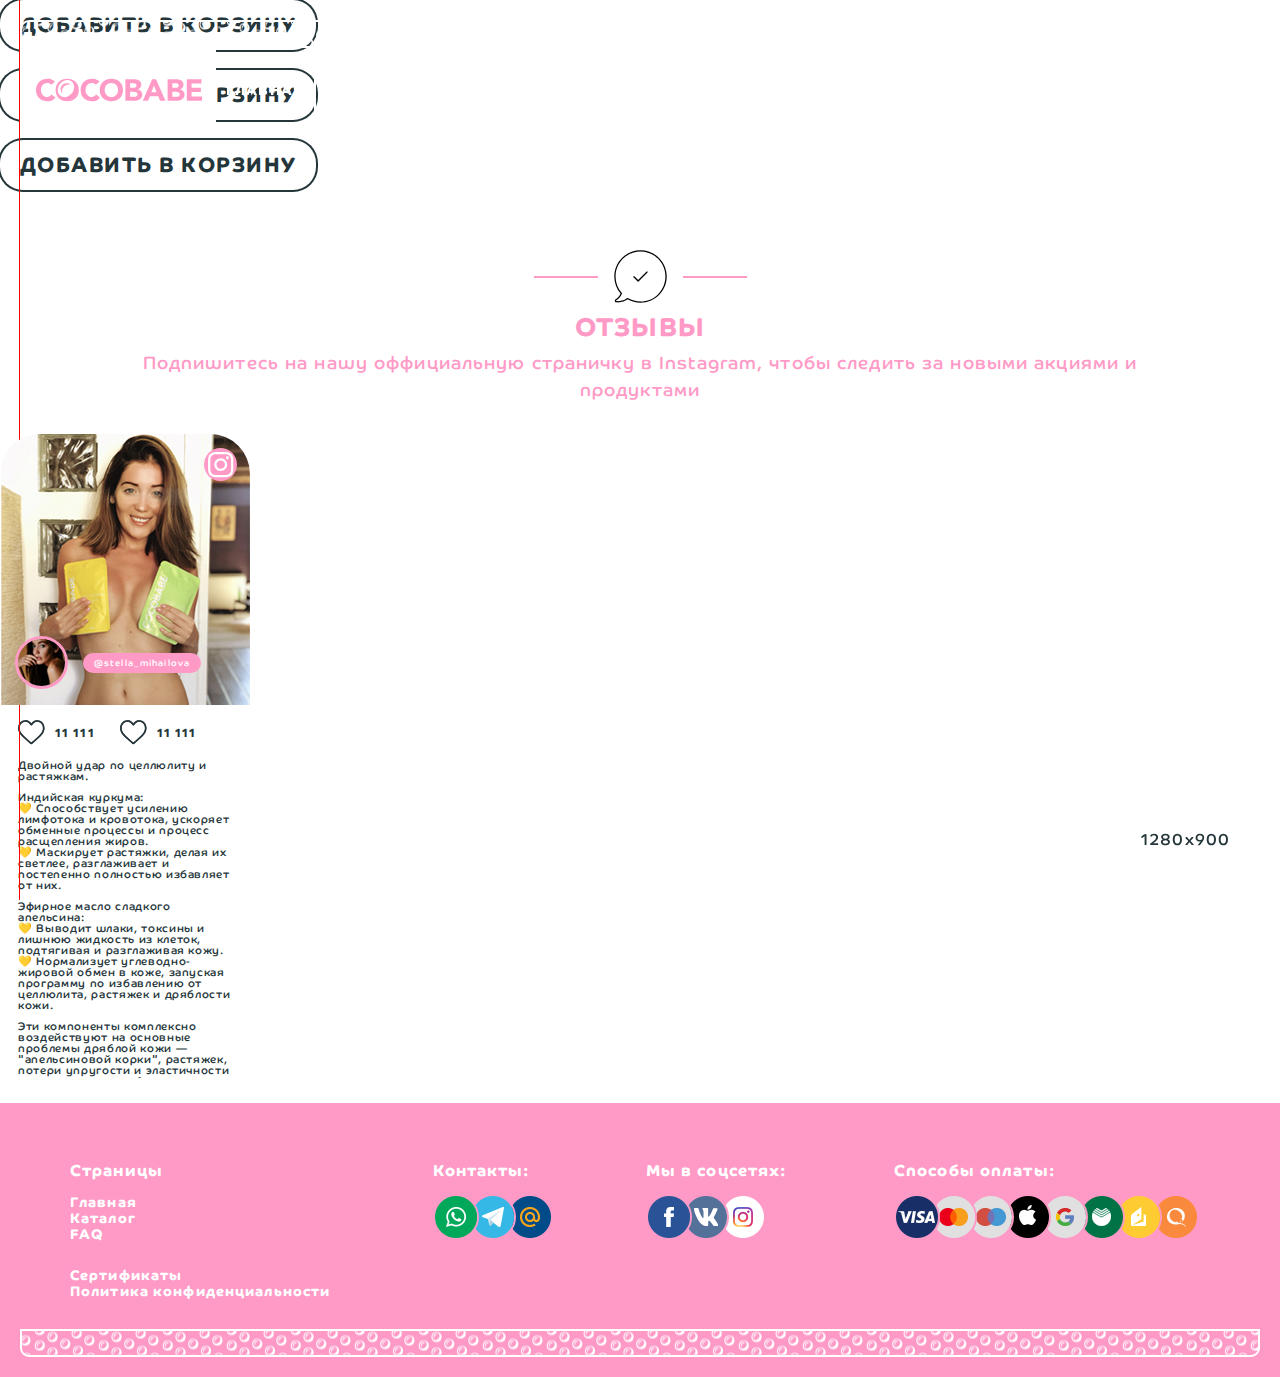
<file: data.html>
<!-- <svg id="wizard" viewBox="0 0 17.09 24.72"><title>3</title><path class="cls-1" d="M33.26 14L30 11.85a1.29 1.29 0 0 1-.51-.94V7c0-.33-.22-.44-.48-.23l-3.08 2.4a1.29 1.29 0 0 1-1.05.19l-3.74-1.17c-.32-.1-.48.07-.37.39l1.33 3.67a1.29 1.29 0 0 1-.1 1.06l-2.27 3.18c-.19.27-.08.48.25.47l3.48-.12-6 12.49a.49.49 0 0 0 .23.65l.74.36a.49.49 0 0 0 .65-.23l6-12.5 2.09 2.83c.2.27.44.22.53-.1l1.08-3.76a1.3 1.3 0 0 1 .74-.77l3.71-1.24c.27-.1.31-.34.03-.57z" transform="translate(-16.86 -6.16)"></path></svg>

<svg id="waist" viewBox="0 0 19.39 27.52"><title>4</title><path class="cls-1" d="M31 4.82s.88 2.88-1.44 8.06 2.69 9.31 2.69 13.81v5.5" transform="translate(-13.61 -4.67)"></path><path class="cls-1" d="M24.57 32.19v-2.56s2.38-4.37 7.69-2.31M15.6 4.82s-.87 2.87 1.4 8.06-2.69 9.31-2.69 13.81v5.5" transform="translate(-13.61 -4.67)"></path><path class="cls-1" d="M22 32.19v-2.56s-2.37-4.37-7.69-2.31M15.46 22.5a15.26 15.26 0 0 0 7.83 1.94 15.27 15.27 0 0 0 7.83-1.94M16.34 11.12a17.06 17.06 0 0 1 7-1.36 17.06 17.06 0 0 1 7 1.36M22 29.63a4 4 0 0 1 2.54 0" transform="translate(-13.61 -4.67)"></path><circle class="cls-2" cx="9.79" cy="14.35" r=".4"></circle><path class="cls-1" d="M19.04 10.77l-1.49 1.49 1.43 1.44M.35 13.7l1.5-1.49-1.44-1.44"></path></svg>

<svg id="stylus" viewBox="0 0 23.65 23.04"><title>5</title><path class="cls-1" d="M12.31 29.47l.35-.91c.25-.64.48-1.29.74-1.93a44.39 44.39 0 0 1 2.42-5.13c.64-1.14 1.31-2.27 2-3.36s1.44-2 2.22-3a24.19 24.19 0 0 1 3.17-3.24 21 21 0 0 1 3.15-2.23 16.7 16.7 0 0 1 3.74-1.59 16.48 16.48 0 0 1 3.06-.54h1.12a10.45 10.45 0 0 0-.72.78c-.41.54-.78 1.1-1.17 1.64a.37.37 0 0 1-.21.15 13.61 13.61 0 0 0-4.06 1.42 5.47 5.47 0 0 0-.56.32 22.1 22.1 0 0 1 3.8-.14l-.32.58L30 14.17a.17.17 0 0 1-.23.11 5.31 5.31 0 0 0-2.59.11 15.36 15.36 0 0 0-3.59 1.46l-.12.07h-.05a16.87 16.87 0 0 1 5.52.09l-.2.35-1.21 2c-.07.12-.14.16-.28.1a3.72 3.72 0 0 0-1.68-.16 8.93 8.93 0 0 0-2.77.74c-.72.31-1.42.65-2.14 1v.06c.61-.05 1.22-.13 1.83-.15a17.64 17.64 0 0 1 1.85 0 7.74 7.74 0 0 1 1.86.27l-.2.25A10.41 10.41 0 0 1 24.55 22a4.94 4.94 0 0 1-1.84.88 9.59 9.59 0 0 1-2.82.42 3.55 3.55 0 0 1-2.07-.6l-4.13 6.88h-1.27s-.13 0-.11-.11z" transform="translate(-11.81 -7)" id="lAXl8V"></path></svg>

<svg id="list" viewBox="0 0 19.34 22.1"><title>2</title><path class="cls-1" d="M32.48 17.28V19a1.15 1.15 0 0 0 0 .19 14.13 14.13 0 0 1-.55 3.52 8.27 8.27 0 0 1-2.34 4 4.6 4.6 0 0 1-4.59 1.1 4.32 4.32 0 0 1-2.14-1.21c-.13-.15-.24-.31-.36-.46 3.33-3.08 4.34-6.78 3.18-5.28a25.05 25.05 0 0 1-4.26 4.33 29.21 29.21 0 0 1-3.56 2.35 12.66 12.66 0 0 1-2.42 1.13c-1.33.67-1.94-.92-.46-1.4a23.79 23.79 0 0 0 5.22-2.77A5.38 5.38 0 0 1 18 23a4.9 4.9 0 0 1-1-5.5 9.9 9.9 0 0 1 3.3-4.19 13.25 13.25 0 0 1 3.79-1.94c1.22-.42 2.45-.8 3.66-1.22a6.52 6.52 0 0 0 2.28-1.28c.23-.21.43-.45.66-.69l.21.69a36.37 36.37 0 0 1 1.1 4.76c.14.92.24 1.85.35 2.77.08.29.1.6.13.88z" transform="translate(-13.64 -7.24)" id="_1quQIk.tif" data-name="1quQIk.tif"></path></svg>

<svg id="footprint" viewBox="0 0 21.77 18.99"><title>11</title><g id="a1B6Ep"><path class="cls-1" d="M33.69 18.37c0 .16-.06.32-.1.48a2.94 2.94 0 0 1-1.23 1.93 1.92 1.92 0 0 1-2.26-.12 3.22 3.22 0 0 1-1.1-2.18 3.84 3.84 0 0 1 .34-2.23A2.28 2.28 0 0 1 31 14.86a1.94 1.94 0 0 1 1.84.68 3.42 3.42 0 0 1 .82 1.87v.14zM12.92 17.54c.05-.24.1-.47.16-.71a2.9 2.9 0 0 1 1.12-1.67 2 2 0 0 1 2.39.16 3.52 3.52 0 0 1 1.05 3 3.47 3.47 0 0 1-.64 1.79 2.18 2.18 0 0 1-1.3.93 1.93 1.93 0 0 1-1.88-.59 3.34 3.34 0 0 1-.82-1.92v-.16zM23.37 17.41a6.37 6.37 0 0 1 3.83 1.3 5.24 5.24 0 0 1 1.47 1.71c.18.33.4.63.57 1a5 5 0 0 1 .57 2.88 3 3 0 0 1-.81 1.83 1.84 1.84 0 0 1-2.12.53 10.26 10.26 0 0 1-1.35-.73c-.41-.23-.8-.48-1.2-.73A2.71 2.71 0 0 0 23 25a2.92 2.92 0 0 0-1.7.57c-.55.32-1.09.66-1.65.94a2 2 0 0 1-2.6-.59 3.37 3.37 0 0 1-.61-2.71 4.79 4.79 0 0 1 .83-2.21 12.5 12.5 0 0 1 1.28-1.81 6 6 0 0 1 1.9-1.29 7.17 7.17 0 0 1 2.92-.49zM29.38 12.67a4.89 4.89 0 0 1-.86 3A2.77 2.77 0 0 1 27 16.81a2.3 2.3 0 0 1-2.2-.56 4.21 4.21 0 0 1-1.36-2.84 5.07 5.07 0 0 1 .26-2.28 3.53 3.53 0 0 1 1.48-1.95 2.25 2.25 0 0 1 2.43 0 3.61 3.61 0 0 1 1.56 2.11 4.57 4.57 0 0 1 .21 1.38zM23 12.86a4.66 4.66 0 0 1-1 2.92 2.7 2.7 0 0 1-1.6 1.05 2.27 2.27 0 0 1-1.89-.44 4 4 0 0 1-1.48-2.56 5.05 5.05 0 0 1 .29-2.83 3.24 3.24 0 0 1 2-2.06 2.21 2.21 0 0 1 1.91.23 3.69 3.69 0 0 1 1.58 2.18 4.76 4.76 0 0 1 .19 1.51z" transform="translate(-12.42 -8.32)"></path></g></svg>

<svg id="limon" viewBox="0 0 17.86 18.31"><title>7</title><path class="cls-1" d="M24.82 10a9.83 9.83 0 0 0-6.62 17.08l13.44-14.36A9.8 9.8 0 0 0 24.82 10zm-6.54 14.05a3.38 3.38 0 0 1-1.18-2.77s4.78-1.18 5-1.14zM17 18.92c-.33-2.2.78-2.94.78-2.94l3.68 2.52zm2.43-4.61c1.41-1.92 2.57-1.66 2.57-1.66l1.24 4.66zm5-2.31s2.63-.19 3.95 1.39l-3.48 4.08z" transform="translate(-14.48 -9.47)"></path></svg>

<svg id="cake" viewBox="0 0 24.27 22.89"><title>6</title><path class="cls-1" d="M23.31 17.2a3 3 0 0 0 3-3c0-1.66-3-6.44-3-6.44s-3 4.78-3 6.44a3 3 0 0 0 3 3zM31.63 17.51a.79.79 0 0 0-1 1.21 2.54 2.54 0 0 1 .73 1.68c0 2.26-3.69 4.17-8.06 4.17s-8.06-1.91-8.06-4.17a2.54 2.54 0 0 1 .76-1.68.79.79 0 0 0-1-1.21c-2.13 1.28-3.31 3-3.31 4.83 0 3.86 5.11 6.88 11.64 6.88s11.64-3 11.64-6.88a4.45 4.45 0 0 0-.54-2.1 7.3 7.3 0 0 0-2.8-2.73z" transform="translate(-11.17 -6.83)"></path><path class="cls-1" d="M23.31 23c3.28 0 5.85-1.85 5.85-4.22a3.42 3.42 0 0 0-.88-2.24.79.79 0 0 0-1.37.33c-.23.94-1.63 1.91-3.59 1.91s-3.37-1-3.59-1.91a.79.79 0 0 0-1.37-.33 3.43 3.43 0 0 0-.88 2.24C17.46 21.11 20 23 23.31 23z" transform="translate(-11.17 -6.83)"></path></svg>

<svg id="heart_in_hand" viewBox="0 0 24.42 21.01"><title>13</title><path class="cls-1" d="M19.22 8.46A2.87 2.87 0 0 0 16.44 10a2.87 2.87 0 0 0-2.75-1.58c-2.43.18-4.21 4.38 2.72 7.25 6.96-2.77 5.24-6.99 2.81-7.21zM35.09 22.63l-5-5a3.4 3.4 0 0 0-2.41-1h-6.82a2.11 2.11 0 0 0-2.11 2.11 2.11 2.11 0 0 0 2.11 2.11h2.64s-.75 1.75-4.33 1.75a14.49 14.49 0 0 1-5.39-1.06 1.77 1.77 0 0 0-2 .44c-.42.5-.42 1.21 1.25 2 2.27 1.14 5 2.2 6.46 2.75a3.39 3.39 0 0 0 2.24.05l4.4-1.42a3.71 3.71 0 0 1 4.08 1.27l1.49 1.93" transform="translate(-11.02 -7.92)"></path></svg>

<svg id="nose" viewBox="0 0 15.69 21.88"><title>12</title><path class="cls-1" d="M21.48 7.94a66.65 66.65 0 0 0 7.07 11.76c3.92 4.9 2.38 9-4.69 9.42" transform="translate(-15.46 -7.73)"></path><path class="cls-1" d="M22.67 21s-8-.81-6.51 3.6 3.25 5.34 7.21 1.68c1.82-1.68 4.1 1.08 1.5 1h-2.59" transform="translate(-15.46 -7.73)"></path></svg>

 -->
 <!DOCTYPE html>
 <html lang="ru">
 <head>
 	<title>Start</title>
 
 	<meta http-equiv="Content-Type" content="text/html; charset=utf-8" />
 	<meta name="viewport" content="initial-scale=1.0, user-scalable=no, maximum-scale=1" /> 
 	<link rel="stylesheet" href="css/styles.min.css">
 
 	<script src="https://api-maps.yandex.ru/2.1/?lang=ru_RU&amp;apikey=8b4980b1-0f79-491d-b797-78aaf81d44c1" type="text/javascript"></script>
 
 	<script src="https://code.jquery.com/jquery-3.4.1.min.js" integrity="sha256-CSXorXvZcTkaix6Yvo6HppcZGetbYMGWSFlBw8HfCJo=" crossorigin="anonymous"></script>
 
 	
 
     
 </head>
 <body>
 	<div class="page">
 		<!-- DELETDELETDELETDELETDELETDELETDELETDELETDELETDELET -->
 		<div id="width-height" style="position: fixed; bottom: 50px; right: 50px; z-index: 99999;">
 			<script>
 				var w = window.innerWidth
 				|| document.documentElement.clientWidth
 				|| document.body.clientWidth;
 
 				var h = window.innerHeight
 				|| document.documentElement.clientHeight
 				|| document.body.clientHeight;
 
 				var x = document.getElementById("width-height");
 				x.innerHTML = w + "x" + h;
 			</script>
 		</div>
 		<!-- DELETDELETDELETDELETDELETDELETDELETDELETDELETDELET -->
 
 		
 
 		<header id="header" class="header">
 			<div class="header-pattern"></div>
 			<div class="header-container">
 				<div class="header-box">
 					<div class="header-left">
 						<div class="header-logo">
 							<a href="index.html" class="logo">
 								<svg width="166" height="24" style="fill: #ff9ac7;" viewBox="0 0 194.109 26.467"><path d="M17.822 7.186a5.473 5.473 0 0 0-2.01-1.533c-.793-.355-1.713-.53-2.756-.53-1.044 0-2.01.201-2.899.602a6.962 6.962 0 0 0-2.312 1.693 7.906 7.906 0 0 0-1.529 2.577c-.369.998-.552 2.078-.552 3.235 0 1.188.183 2.274.552 3.256a8.073 8.073 0 0 0 1.511 2.562 6.874 6.874 0 0 0 2.258 1.692 6.566 6.566 0 0 0 2.793.602c1.138 0 2.146-.236 3.022-.71a5.958 5.958 0 0 0 2.17-1.996l4.625 3.452c-1.068 1.497-2.418 2.598-4.055 3.308a12.49 12.49 0 0 1-5.051 1.07c-1.969 0-3.784-.309-5.443-.926-1.66-.617-3.094-1.497-4.303-2.649-1.21-1.152-2.153-2.541-2.83-4.182C.338 17.073 0 15.247 0 13.23c0-2.011.338-3.843 1.013-5.473.677-1.636 1.619-3.03 2.83-4.182C5.052 2.423 6.486 1.543 8.146.926 9.805.309 11.62 0 13.589 0c.711 0 1.452.067 2.222.195.771.134 1.53.339 2.277.623.748.288 1.463.664 2.153 1.142a8.484 8.484 0 0 1 1.85 1.739zM69.988 7.186a5.493 5.493 0 0 0-2.011-1.533c-.794-.355-1.713-.53-2.756-.53-1.044 0-2.01.201-2.9.602a6.973 6.973 0 0 0-2.312 1.693c-.652.725-1.161 1.584-1.529 2.577-.368.998-.551 2.078-.551 3.235 0 1.188.183 2.274.551 3.256a8.094 8.094 0 0 0 1.512 2.562 6.871 6.871 0 0 0 2.26 1.692 6.55 6.55 0 0 0 2.791.602c1.138 0 2.146-.236 3.023-.71a5.977 5.977 0 0 0 2.171-1.996l4.623 3.452c-1.066 1.497-2.417 2.598-4.055 3.308a12.482 12.482 0 0 1-5.05 1.07c-1.969 0-3.784-.309-5.444-.926-1.659-.617-3.094-1.497-4.303-2.649s-2.153-2.541-2.828-4.182c-.677-1.636-1.014-3.462-1.014-5.479 0-2.011.337-3.843 1.014-5.473.675-1.636 1.619-3.03 2.828-4.182 1.208-1.152 2.644-2.032 4.303-2.649C61.971.309 63.786 0 65.755 0c.711 0 1.452.067 2.222.195.772.134 1.53.339 2.278.623.747.288 1.463.664 2.151 1.142a8.434 8.434 0 0 1 1.849 1.739z"></path><path d="M74.535 13.231c0-2.011.339-3.843 1.015-5.473.676-1.636 1.618-3.03 2.828-4.182 1.21-1.152 2.644-2.032 4.304-2.649C84.341.31 86.156.001 88.124.001s3.782.309 5.442.926c1.659.617 3.094 1.497 4.305 2.649 1.21 1.152 2.153 2.546 2.828 4.182.675 1.63 1.015 3.462 1.015 5.473 0 2.017-.339 3.843-1.015 5.479-.675 1.641-1.618 3.03-2.828 4.182-1.21 1.152-2.646 2.032-4.305 2.649-1.66.617-3.475.926-5.442.926-1.969 0-3.783-.309-5.442-.926-1.66-.617-3.094-1.497-4.304-2.649-1.21-1.152-2.152-2.541-2.828-4.182-.676-1.636-1.015-3.463-1.015-5.479zm5.764 0c0 1.188.183 2.274.55 3.256a7.465 7.465 0 0 0 1.583 2.562 7.253 7.253 0 0 0 2.472 1.692c.962.401 2.035.602 3.22.602s2.258-.201 3.219-.602a7.261 7.261 0 0 0 2.473-1.692 7.448 7.448 0 0 0 1.582-2.562c.368-.982.552-2.068.552-3.256 0-1.157-.184-2.238-.552-3.235a7.457 7.457 0 0 0-1.582-2.577 7.25 7.25 0 0 0-2.473-1.693c-.96-.401-2.033-.602-3.219-.602s-2.258.201-3.22.602a7.265 7.265 0 0 0-2.472 1.693 7.474 7.474 0 0 0-1.583 2.577c-.367.997-.55 2.078-.55 3.235zM104.484.643h9.392c1.091 0 2.187.077 3.291.226 1.102.16 2.091.468 2.969.926a5.727 5.727 0 0 1 2.135 1.939c.544.828.818 1.935.818 3.308 0 1.425-.399 2.603-1.193 3.54-.794.941-1.843 1.61-3.147 2.011v.072c.829.119 1.583.35 2.258.695a6 6 0 0 1 1.744 1.317 5.59 5.59 0 0 1 1.122 1.867c.26.71.391 1.466.391 2.273 0 1.328-.285 2.438-.854 3.329a6.686 6.686 0 0 1-2.206 2.15 9.654 9.654 0 0 1-3.041 1.173 16.294 16.294 0 0 1-3.362.355h-10.316V.643zm5.549 10.062h4.021c.425 0 .847-.046 1.263-.139a3.64 3.64 0 0 0 1.12-.463c.332-.211.599-.499.8-.854.202-.355.304-.782.304-1.281 0-.52-.113-.952-.338-1.296a2.369 2.369 0 0 0-.871-.803 4.145 4.145 0 0 0-1.21-.406 6.931 6.931 0 0 0-1.317-.128h-3.771v5.37zm0 10.422h4.979c.427 0 .86-.046 1.3-.139a3.39 3.39 0 0 0 1.191-.499c.355-.236.646-.545.872-.926.224-.381.338-.838.338-1.384 0-.597-.148-1.075-.445-1.44a2.807 2.807 0 0 0-1.121-.838 5.784 5.784 0 0 0-1.458-.391 10.679 10.679 0 0 0-1.459-.103h-4.198v5.72zM135.822.643h4.59l10.954 25.18h-6.259l-2.169-5.334h-9.783l-2.099 5.334h-6.119zm2.135 7.326l-3.058 7.824h6.153zM153.893.643h9.391c1.09 0 2.188.077 3.291.226 1.102.16 2.092.468 2.969.926a5.717 5.717 0 0 1 2.134 1.939c.546.828.819 1.935.819 3.308 0 1.425-.397 2.603-1.191 3.54-.796.941-1.845 1.61-3.148 2.011v.072c.83.119 1.583.35 2.258.695a6.018 6.018 0 0 1 1.742 1.317 5.52 5.52 0 0 1 1.12 1.867 6.53 6.53 0 0 1 .393 2.273c0 1.328-.284 2.438-.854 3.329a6.745 6.745 0 0 1-2.206 2.15 9.658 9.658 0 0 1-3.04 1.173c-1.127.237-2.25.355-3.363.355h-10.315zm5.55 10.062h4.019c.427 0 .849-.046 1.264-.139a3.635 3.635 0 0 0 1.119-.463c.333-.211.6-.499.801-.854.201-.355.302-.782.302-1.281 0-.52-.113-.952-.337-1.296a2.38 2.38 0 0 0-.872-.803 4.135 4.135 0 0 0-1.21-.406 6.934 6.934 0 0 0-1.315-.128h-3.771zm0 10.422h4.979c.425 0 .86-.046 1.297-.139.44-.092.837-.262 1.192-.499.357-.236.646-.545.872-.926.225-.381.338-.838.338-1.384 0-.597-.149-1.075-.445-1.44a2.817 2.817 0 0 0-1.12-.838 5.765 5.765 0 0 0-1.46-.391 10.643 10.643 0 0 0-1.458-.103h-4.196v5.72zM176.359.643h17.109v5.118h-11.56v4.697h10.92v5.124h-10.92v5.124h12.201v5.118h-17.75zM30.393 15.016c0-4.578 3.583-8.323 8.389-8.323.548 0 1.082.051 1.593.144-1.205-.967-2.757-1.548-4.501-1.548-4.078 0-7.118 3.179-7.118 7.063a7.18 7.18 0 0 0 1.944 4.954 8.703 8.703 0 0 1-.307-2.29z"></path><path d="M49.084 7.758c-.675-1.636-1.619-3.03-2.829-4.182-1.209-1.152-2.644-2.032-4.304-2.649C40.29.31 38.476.001 36.51.001c-1.969 0-3.784.309-5.444.926-1.659.617-3.094 1.497-4.303 2.649-1.21 1.152-2.153 2.546-2.828 4.182-.677 1.63-1.014 3.462-1.014 5.473 0 2.017.337 3.843 1.014 5.479.675 1.641 1.618 3.03 2.828 4.182 1.208 1.152 2.644 2.032 4.303 2.649 1.66.617 3.475.926 5.444.926 1.966 0 3.781-.309 5.441-.926 1.66-.617 3.095-1.497 4.304-2.649 1.21-1.152 2.154-2.541 2.829-4.182.675-1.636 1.014-3.462 1.014-5.479 0-2.011-.339-3.843-1.014-5.473zm-6.087 7.855c-.53.875-6.295 8.539-13.175 5.108-.121-.062-.236-.128-.354-.195-.031-.015-.059-.031-.091-.046-.009-.005-.012-.01-.02-.015a8.01 8.01 0 0 1-1.115-.756c-3.726-3.086-3.889-9.1-.013-13.776C32.105 1.252 38.042.3 41.767 3.381c3.307 2.741 3.886 7.813 1.23 12.232z"></path>
 								</svg>
 							</a>
 						</div>
 						<ul class="header-menu" style="color: #ff9ac7"> <!-- динамический цвет -->
 							<li><a href="index.html">Главная</a></li>
 							<li><a href="catalog.html">Каталог</a></li>
 							<li><a href="faq.html">FAQ</a></li>
 							<li><a href="">Заказать через Whatsapp</a></li>
 						</ul>
 					</div>
 					<div class="header-right" style="color: #ff9ac7"> <!-- динамический цвет -->
 						<ul class="lang">
 							<li><a href="#">RUS</a></li>
 							<li><a href="#">ENG</a></li>
 						</ul>
 						<div class="header-basket">
 							<div class="header-basket__logo">
 								<svg xmlns="http://www.w3.org/2000/svg" fill="#ff9ac7" xmlns:xlink="http://www.w3.org/1999/xlink" width="28px" height="27px"><!-- динамический цвет fill -->
 								 <path fill-rule="evenodd" 
 								 d="M26.054,14.428 L24.562,24.686 C24.371,26.004 23.205,26.998 21.851,26.998 L6.416,26.998 C5.072,26.998 3.936,26.051 3.714,24.747 L1.964,14.429 C0.867,14.346 -0.000,13.442 -0.000,12.342 L-0.000,11.146 C-0.000,9.991 0.956,9.051 2.130,9.051 L3.582,9.051 C3.593,9.039 3.603,9.028 3.615,9.016 L11.528,1.240 C11.885,0.890 12.463,0.890 12.819,1.240 C13.176,1.590 13.176,2.158 12.819,2.509 L6.161,9.051 L21.839,9.051 L15.180,2.509 C14.824,2.158 14.824,1.590 15.180,1.240 C15.537,0.890 16.115,0.890 16.472,1.240 L24.385,9.016 C24.396,9.028 24.407,9.039 24.418,9.051 L25.869,9.051 C27.044,9.051 28.000,9.991 28.000,11.146 L28.000,12.342 C28.000,13.436 27.142,14.336 26.054,14.428 ZM26.174,11.146 C26.174,10.980 26.037,10.847 25.869,10.847 L2.130,10.847 C1.962,10.847 1.826,10.980 1.826,11.146 L1.826,12.342 C1.826,12.507 1.962,12.641 2.130,12.641 C2.409,12.641 10.860,12.641 11.261,12.641 C11.765,12.641 12.174,13.043 12.174,13.538 C12.174,14.034 11.765,14.435 11.261,14.435 L3.817,14.435 L5.516,24.453 C5.589,24.888 5.968,25.203 6.416,25.203 L21.851,25.203 C22.302,25.203 22.691,24.871 22.755,24.432 L24.208,14.435 L16.739,14.435 C16.235,14.435 15.826,14.034 15.826,13.538 C15.826,13.043 16.235,12.641 16.739,12.641 C17.139,12.641 25.589,12.641 25.869,12.641 C26.037,12.641 26.174,12.507 26.174,12.342 L26.174,11.146 ZM14.000,23.408 C13.496,23.408 13.087,23.006 13.087,22.511 L13.087,17.127 C13.087,16.632 13.496,16.230 14.000,16.230 C14.504,16.230 14.913,16.632 14.913,17.127 L14.913,22.511 C14.913,23.007 14.504,23.408 14.000,23.408 ZM8.522,23.408 C8.017,23.408 7.609,23.006 7.609,22.511 L7.609,17.127 C7.609,16.632 8.017,16.230 8.522,16.230 C9.026,16.230 9.435,16.632 9.435,17.127 L9.435,22.511 C9.435,23.007 9.026,23.408 8.522,23.408 ZM19.478,16.230 C19.982,16.230 20.391,16.632 20.391,17.127 L20.391,22.511 C20.391,23.007 19.982,23.408 19.478,23.408 C18.974,23.408 18.565,23.006 18.565,22.511 L18.565,17.127 C18.565,16.632 18.974,16.230 19.478,16.230 Z"/>
 								</svg>
 							</div>
 							<div class="header-basket__count">
 								<span>Покупок:</span><span>0</span>
 							</div>
 						</div>
 					</div>
 				</div>
 			</div>
 				
 		</header>
 
 	
 		<main class="main" id="main">

 <a href="#" class="btn">ДОБАВИТЬ В КОРЗИНУ</a><br><br>
 <button class="btn">ДОБАВИТЬ В КОРЗИНУ</button><br><br>
 <input class="btn" type="submit" value="ДОБАВИТЬ В КОРЗИНУ"><br><br>
<span class="asd"></span>
<br><br>

<div class="section-title">
	<span class="section-title__icon">
		<svg version="1.1" xmlns="http://www.w3.org/2000/svg" xmlns:xlink="http://www.w3.org/1999/xlink" x="0px" y="0px"
			 viewBox="0 0 371.4 371.5" style="enable-background:new 0 0 371.4 371.5;" xml:space="preserve">
		<path d="M234.9,151.3c-1.7-1.7-4.6-1.7-6.4,0l-59.4,59.4l-26.3-26.3c-1.7-1.7-4.6-1.7-6.4,0c-1.7,1.7-1.7,4.6,0,6.4
			l29.5,29.6c0.9,0.9,2,1.4,3.2,1.4s2.3-0.5,3.1-1.4l62.6-62.6C236.6,155.9,236.6,153.1,234.9,151.3L234.9,151.3z M234.9,151.3"/>
		<path d="M315.6,55.9C281,21.1,234.7,2,185.7,2S90.5,21.1,55.8,55.9c-67.9,67.9-71.9,176.8-9.7,249.4
			c-8.9,19.5-20.6,32.8-34.5,39.7c-4.6,2.3-7.1,7-6.3,12c0.8,5,4.5,8.9,9.6,9.6c4.5,0.7,9.3,1.1,14.3,1.1c13.7,0,40.3-2.9,66.1-21.8
			c27.4,15.5,58.6,23.8,90.4,23.8c49.1,0,95.2-19.1,129.9-53.8c34.7-34.7,53.9-80.9,53.9-130S350.3,90.6,315.6,55.9L315.6,55.9z
			 M309.2,309.3c-33,33-76.9,51.2-123.5,51.2c-31.2,0-61.8-8.3-88.5-24c-0.7-0.4-1.5-0.6-2.3-0.6c-1,0-1.9,0.3-2.8,1
			c-24.4,19-49.9,21.7-62.9,21.7c-4.5,0-8.9-0.3-12.9-1c-1.6-0.2-1.9-1.6-2-2.1c-0.1-0.5-0.2-1.9,1.3-2.6c16.5-8.1,30-23.9,40-46.7
			c0.7-1.6,0.4-3.4-0.8-4.8c-61.2-68.9-58-174.1,7.3-239.3C95.1,29.2,139,11,185.7,11c46.6,0,90.5,18.1,123.5,51.1
			C377.3,130.3,377.3,241.1,309.2,309.3L309.2,309.3z M309.2,309.3"/>
		</svg>
	</span>
	<h4 class="section-title__text">Отзывы</h4>
	<p class="section-title__descr">Подпишитесь на нашу оффициальную страничку в Instagram, чтобы следить за новыми акциями и продуктами</p>
</div>







<div class="happy-client__item">
	<div class="post-preview">
		<a href="#" class="post-preview__link" target="_blank">
			<img src="img/happy_1.png" class="post-preview__photo" alt="">	
		</a>
		<div class="instagram-icon">
			<svg 
				 xmlns="http://www.w3.org/2000/svg"
				 xmlns:xlink="http://www.w3.org/1999/xlink"
				 width="26px" height="27px">
				<path fill-rule="evenodd"  fill="rgb(255, 255, 255)"
				 d="M12.699,3.255 C16.071,3.255 16.471,3.268 17.803,3.329 C19.034,3.385 19.703,3.591 20.148,3.763 C20.737,3.993 21.158,4.267 21.600,4.709 C22.042,5.151 22.316,5.573 22.545,6.163 C22.718,6.608 22.923,7.277 22.980,8.510 C23.040,9.842 23.053,10.242 23.053,13.617 C23.053,16.992 23.040,17.392 22.980,18.724 C22.923,19.957 22.718,20.626 22.545,21.072 C22.316,21.661 22.042,22.083 21.600,22.525 C21.158,22.968 20.737,23.241 20.148,23.470 C19.703,23.644 19.034,23.849 17.803,23.906 C16.471,23.967 16.072,23.979 12.699,23.979 C9.327,23.979 8.927,23.967 7.595,23.906 C6.364,23.849 5.695,23.644 5.250,23.470 C4.661,23.241 4.240,22.968 3.798,22.525 C3.356,22.083 3.082,21.661 2.854,21.072 C2.680,20.626 2.475,19.957 2.419,18.724 C2.358,17.392 2.345,16.992 2.345,13.617 C2.345,10.242 2.358,9.842 2.419,8.510 C2.475,7.277 2.680,6.608 2.854,6.163 C3.082,5.573 3.356,5.151 3.798,4.709 C4.240,4.267 4.661,3.993 5.250,3.763 C5.695,3.591 6.364,3.385 7.595,3.329 C8.927,3.268 9.327,3.255 12.699,3.255 M12.699,0.978 C9.269,0.978 8.839,0.992 7.492,1.054 C6.147,1.115 5.229,1.328 4.426,1.641 C3.596,1.964 2.891,2.396 2.189,3.099 C1.487,3.801 1.055,4.507 0.732,5.338 C0.420,6.142 0.207,7.061 0.145,8.406 C0.084,9.754 0.069,10.185 0.069,13.617 C0.069,17.050 0.084,17.481 0.145,18.829 C0.207,20.174 0.420,21.093 0.732,21.897 C1.055,22.728 1.487,23.432 2.189,24.136 C2.891,24.839 3.596,25.270 4.426,25.593 C5.229,25.906 6.147,26.120 7.492,26.181 C8.839,26.243 9.269,26.257 12.699,26.257 C16.129,26.257 16.559,26.243 17.906,26.181 C19.251,26.120 20.169,25.906 20.972,25.593 C21.803,25.270 22.507,24.839 23.209,24.136 C23.911,23.432 24.343,22.728 24.666,21.897 C24.978,21.093 25.192,20.174 25.253,18.829 C25.314,17.481 25.329,17.050 25.329,13.617 C25.329,10.185 25.314,9.754 25.253,8.406 C25.192,7.061 24.978,6.142 24.666,5.338 C24.343,4.507 23.911,3.801 23.209,3.099 C22.507,2.396 21.803,1.964 20.972,1.641 C20.169,1.328 19.251,1.115 17.906,1.054 C16.559,0.992 16.129,0.978 12.699,0.978 ZM12.699,7.126 C9.117,7.126 6.213,10.033 6.213,13.617 C6.213,17.202 9.117,20.107 12.699,20.107 C16.281,20.107 19.185,17.202 19.185,13.617 C19.185,10.033 16.281,7.126 12.699,7.126 ZM12.699,17.830 C10.374,17.830 8.489,15.944 8.489,13.617 C8.489,11.290 10.374,9.404 12.699,9.404 C15.024,9.404 16.909,11.290 16.909,13.617 C16.909,15.944 15.024,17.830 12.699,17.830 ZM20.956,6.870 C20.956,7.707 20.278,8.387 19.441,8.387 C18.604,8.387 17.925,7.707 17.925,6.870 C17.925,6.032 18.604,5.353 19.441,5.353 C20.278,5.353 20.956,6.032 20.956,6.870 Z"/>
			</svg>
		</div>
		<div class="instagram-user">
			<div class="instagram-user__avatar">
				<img src="img/happy_avatar_1.png" alt="">
			</div>
			<span class="instagram-user__login">@stella_mihailova</span>
		</div>
	</div>
	<div class="post-box">
		<div class="post-header">
			<div class="icon_txt_right">
				<svg 
				 xmlns="http://www.w3.org/2000/svg"
				 xmlns:xlink="http://www.w3.org/1999/xlink"
				 width="27px" height="25px">
				<defs>
				<filter id="Filter_0">
				    <feFlood flood-color="rgb(37, 54, 59)" flood-opacity="1" result="floodOut" />
				    <feComposite operator="atop" in="floodOut" in2="SourceGraphic" result="compOut" />
				    <feBlend mode="normal" in="compOut" in2="SourceGraphic" />
				</filter>

				</defs>
				<g filter="url(#Filter_0)">
				<path fill-rule="evenodd"  fill="rgb(37, 54, 59)"
				 d="M13.314,24.144 C12.939,24.144 12.578,24.005 12.296,23.753 C11.232,22.802 10.206,21.908 9.301,21.120 L9.297,21.116 C6.643,18.806 4.352,16.810 2.758,14.844 C0.975,12.645 0.145,10.562 0.145,8.285 C0.145,6.073 0.888,4.033 2.235,2.539 C3.598,1.028 5.469,0.196 7.503,0.196 C9.023,0.196 10.416,0.687 11.641,1.655 C12.260,2.145 12.820,2.743 13.314,3.441 C13.808,2.743 14.369,2.145 14.987,1.655 C16.213,0.687 17.605,0.196 19.126,0.196 C21.159,0.196 23.030,1.028 24.394,2.539 C25.741,4.033 26.483,6.073 26.483,8.285 C26.483,10.562 25.653,12.645 23.871,14.843 C22.277,16.810 19.986,18.805 17.333,21.116 C16.426,21.905 15.399,22.800 14.332,23.753 C14.051,24.005 13.689,24.144 13.314,24.144 L13.314,24.144 ZM7.503,1.772 C5.905,1.772 4.437,2.424 3.369,3.607 C2.285,4.809 1.688,6.471 1.688,8.285 C1.688,10.199 2.385,11.912 3.945,13.838 C5.454,15.698 7.699,17.653 10.297,19.916 L10.302,19.921 C11.210,20.712 12.240,21.609 13.312,22.567 C14.390,21.606 15.422,20.708 16.332,19.915 C18.930,17.653 21.174,15.698 22.683,13.838 C24.244,11.912 24.940,10.199 24.940,8.285 C24.940,6.471 24.343,4.809 23.259,3.607 C22.192,2.424 20.723,1.772 19.126,1.772 C17.955,1.772 16.880,2.153 15.931,2.902 C15.085,3.571 14.496,4.416 14.151,5.007 C13.973,5.311 13.660,5.494 13.314,5.494 C12.968,5.494 12.655,5.311 12.478,5.007 C12.132,4.416 11.543,3.571 10.698,2.902 C9.748,2.153 8.674,1.772 7.503,1.772 L7.503,1.772 Z"/>
				</g>
				</svg>
				<span class="icon__text">11 111</span>
			</div>
			<div class="icon_txt_right">
				<svg 
				 xmlns="http://www.w3.org/2000/svg"
				 xmlns:xlink="http://www.w3.org/1999/xlink"
				 width="27px" height="25px">
				<defs>
				<filter id="Filter_0">
				    <feFlood flood-color="rgb(37, 54, 59)" flood-opacity="1" result="floodOut" />
				    <feComposite operator="atop" in="floodOut" in2="SourceGraphic" result="compOut" />
				    <feBlend mode="normal" in="compOut" in2="SourceGraphic" />
				</filter>

				</defs>
				<g filter="url(#Filter_0)">
				<path fill-rule="evenodd"  fill="rgb(37, 54, 59)"
				 d="M13.314,24.144 C12.939,24.144 12.578,24.005 12.296,23.753 C11.232,22.802 10.206,21.908 9.301,21.120 L9.297,21.116 C6.643,18.806 4.352,16.810 2.758,14.844 C0.975,12.645 0.145,10.562 0.145,8.285 C0.145,6.073 0.888,4.033 2.235,2.539 C3.598,1.028 5.469,0.196 7.503,0.196 C9.023,0.196 10.416,0.687 11.641,1.655 C12.260,2.145 12.820,2.743 13.314,3.441 C13.808,2.743 14.369,2.145 14.987,1.655 C16.213,0.687 17.605,0.196 19.126,0.196 C21.159,0.196 23.030,1.028 24.394,2.539 C25.741,4.033 26.483,6.073 26.483,8.285 C26.483,10.562 25.653,12.645 23.871,14.843 C22.277,16.810 19.986,18.805 17.333,21.116 C16.426,21.905 15.399,22.800 14.332,23.753 C14.051,24.005 13.689,24.144 13.314,24.144 L13.314,24.144 ZM7.503,1.772 C5.905,1.772 4.437,2.424 3.369,3.607 C2.285,4.809 1.688,6.471 1.688,8.285 C1.688,10.199 2.385,11.912 3.945,13.838 C5.454,15.698 7.699,17.653 10.297,19.916 L10.302,19.921 C11.210,20.712 12.240,21.609 13.312,22.567 C14.390,21.606 15.422,20.708 16.332,19.915 C18.930,17.653 21.174,15.698 22.683,13.838 C24.244,11.912 24.940,10.199 24.940,8.285 C24.940,6.471 24.343,4.809 23.259,3.607 C22.192,2.424 20.723,1.772 19.126,1.772 C17.955,1.772 16.880,2.153 15.931,2.902 C15.085,3.571 14.496,4.416 14.151,5.007 C13.973,5.311 13.660,5.494 13.314,5.494 C12.968,5.494 12.655,5.311 12.478,5.007 C12.132,4.416 11.543,3.571 10.698,2.902 C9.748,2.153 8.674,1.772 7.503,1.772 L7.503,1.772 Z"/>
				</g>
				</svg>
				<span class="icon__text">11 111</span>
			</div>
		</div>
		<div class="post-content">
			<p>Двойной удар по целлюлиту и растяжкам.</p>
			<p>Индийская куркума:<br>💛 Способствует усилению лимфотока и кровотока, ускоряет обменные процессы и процесс расщепления жиров.<br>💛 Маскирует растяжки, делая их светлее, разглаживает и постепенно полностью избавляет от них.</p>
			<p>Эфирное масло сладкого апельсина:<br>💛 Выводит шлаки, токсины и лишнюю жидкость из клеток, подтягивая и разглаживая кожу.<br>💛 Нормализует углеводно-жировой обмен в коже, запуская программу по избавлению от целлюлита, растяжек и дряблости кожи.</p>
			<p>Эти компоненты комплексно воздействуют на основные проблемы дряблой кожи — "апельсиновой корки", растяжек, потери упругости и эластичности кожи, позволяя добиться наилучшего результата за более короткий срок, чем при использовании других средств.</p>
			<p>✔️Безопасный натуральный состав.</p>
		</div>
	</div>
</div>



 		</main>
 
 		<footer id="footer" class="footer">
 			<div class="container footer-container">
 				<div class="footer-box">
 					<h3 class="footer-box__title">Страницы</h3>	
 					<ul class="footer-menu">
 						<li><a href="index.html">Главная</a></li>
 						<li><a href="catalog.html">Каталог</a></li>
 						<li><a href="faq.html">FAQ</a></li>
 					</ul>
 					<ul class="footer-menu">
 						<li><a href="#">Cертификаты</a></li>
 						<li><a href="#">Политика конфиденциальности</a></li>
 					</ul>
 				</div>
 				<div class="footer-box footer-box__contact">
 					<h3 class="footer-box__title">Контакты:</h3>
 					<ul class="menu-icons">
 						<li><a href="#">
 							<img src="img/icons/mail.png" alt="">
 							<span class="menu-icons__text">Написать на Mail</span>
 						</a></li>
 						<li><a href="#">
 							<img src="img/icons/telegram.png" alt="">
 							<span class="menu-icons__text">Написать в Telegram</span>
 						</a></li>
 						<li><a href="#">
 							<img src="img/icons/whatsapp.png" alt=""></a>
 							<span class="menu-icons__text">Написать в WhatsApp</span>
 						</li>
 					</ul>
 				</div>
 				<div class="footer-box footer-box__soc">
 					<h3 class="footer-box__title">Мы в соцсетях:</h3>
 					<ul class="menu-icons">
 						<li><a href="#">
 							<img src="img/icons/instagram.png" alt="">
 							<u class="menu-icons__text">Написать в Instagram</u>
 						</a></li>
 						<li><a href="#">
 							<img src="img/icons/vk.png" alt="">
 							<u class="menu-icons__text">Написать в VK</u>
 						</a></li>
 						<li><a href="#">
 							<img src="img/icons/facebook.png" alt=""></a>
 							<u class="menu-icons__text">Написать в Facebook</u>
 						</li>
 					</ul>
 				</div>
 				<div class="footer-box footer-box__pay">
 					<h3 class="footer-box__title">Способы оплаты:</h3>
 					<ul class="menu-icons">
 						<li><a href="#">
 							<img src="img/icons/qiwi.png" alt=""></a>
 						</li>
 						<li><a href="#">
 							<img src="img/icons/yandex.png" alt=""></a>
 						</li>
 						<li><a href="#">
 							<img src="img/icons/sber.png" alt=""></a>
 						</li>
 						<li><a href="#">
 							<img src="img/icons/google.png" alt=""></a>
 						</li>
 						<li><a href="#">
 							<img src="img/icons/apple.png" alt=""></a>
 						</li>
 						<li><a href="#">
 							<img src="img/icons/maestro.png" alt=""></a>
 						</li>
 						<li><a href="#">
 							<img src="img/icons/mastercard.png" alt="">
 						</a></li>
 						<li><a href="#">
 							<img src="img/icons/visa-1.png" alt="">
 						</a></li>
 					</ul>
 				</div>
 			</div>
 			<div class="footer-pattern"></div>
 		</footer>
 
 
 
 <div class="pop-up_busket">
 	<div class="pop-up_busket-container">
 		<div class="pop-up_busket__header">
 			<div class="pop-up_busket-product">
 				<div class="pop-up_busket__preview">
 					<a href="product.html"><img src="img/pop-up_busket__preview_1.png" alt=""></a>
 				</div>
 				<div class="pop-up_busket__info">
 					<a href="#" class="pop-up_busket__title">Coconut Turmeric Orange</a>
 					<p class="pop-up_busket__description">Скраб для тела с индийской куркумой и эфирным маслом апельсина</p>
 					<div class="pop-up_busket__spinner">
 						<input type="number" class="circle-spinner-input" value="1" min="1" max="100" step="1">
 					</div>
 					<div class="pop-up_busket__amount">
 						<span class="pop-up_busket__count">1</span>&nbsp;x&nbsp;990<span class="pop-up_busket__currency">руб</span>
 					</div>
 				</div>
 			</div>
 		</div>
 		<div class="pop-up_busket__content">
 			<h3 class="content-title">ВЫ ВЫБРАЛИ ЭФФЕКТИВНЫЙ КОМПЛЕКС ИЗ ТРЕХ СКРАБОВ ПО АКЦИИ 1+1=3</h3>
 			<div class="pop-up_busket-products">
 				<div class="pop-up_busket-product">
 					<div class="pop-up_busket__preview">
 						<a href="product.html"><img src="img/pop-up_busket__preview_2.png" alt=""></a>
 					</div>
 					<div class="pop-up_busket__info">
 						<a href="#" class="pop-up_busket__title">Coconut Matcha Lime</a>
 						<p class="pop-up_busket__description">Скраб для тела с японским чаем Матча и эфирным маслом лайма</p>
 						<div class="pop-up_busket__spinner">
 							<input type="number" class="circle-spinner-input" value="1" min="1" max="100" step="1">
 						</div>
 						<div class="pop-up_busket__amount">
 							<span class="pop-up_busket__count">1</span>&nbsp;x&nbsp;990<span class="pop-up_busket__currency">руб</span>
 						</div>
 					</div>
 				</div>
 				<div class="pop-up_busket-product">
 					<div class="pop-up_busket__preview">
 						<a href="product.html"><img src="img/pop-up_busket__preview_3.png" alt=""></a>
 					</div>
 					<div class="pop-up_busket__info">
 						<a href="#" class="pop-up_busket__title">Coconut Spirulina Vanilla</a>
 						<p class="pop-up_busket__description">Скраб для тела с голубой спирулиной и эфирным маслом ванили</p>
 						<div class="pop-up_busket__spinner">
 							<input type="number" class="circle-spinner-input" value="1" min="1" max="100" step="1">
 						</div>
 						<div class="pop-up_busket__amount">
 							<span class="pop-up_busket__count">1</span>&nbsp;x&nbsp;990<span class="pop-up_busket__currency">руб</span>
 						</div>
 					</div>
 				</div>
 			</div>
 		</div>
 		<div class="pop-up_busket-total">
 			<p class="pop-up_busket-total__title">ОБЩАЯ СУММА</p>
 			<p><del class="pop-up_busket-total__old-price">2970 РУБ</del> <span class="pop-up_busket-total__amount">2970 РУБ</span></p>
 		</div>
 		
 		<a href="busket.html" class="btn-second" id="btn__busket-checkout">Оформить</a>
 
 		<div class="pop-up_busket-action">
 			<svg version="1.1" width="37" height="19" fill="#133238"
 				 xmlns="http://www.w3.org/2000/svg" xmlns:xlink="http://www.w3.org/1999/xlink" x="0px" y="0px" viewBox="0 0 36.4 18.2"
 				 style="enable-background:new 0 0 36.4 18.2;" xml:space="preserve">
 				<path d="M6.4,1.1C6.6,0.2,6.9,0,7.9,0C14,0,20.2,0,26.3,0c1,0,1.3,0.3,1.2,1.3c-0.1,0.8-0.1,1.7-0.2,2.6H29
 					c0.7,0,1.4,0,2,0c0.7,0,1.3,0.3,1.8,0.8c1,1,1.9,2.1,2.9,3.1c0.5,0.5,0.7,1.1,0.7,1.8c-0.1,1.6-0.3,3.2-0.4,4.8
 					c-0.1,0.7-0.6,1-1.4,0.9c-0.3-2.2-1.3-3.4-3-3.5c-1.1-0.1-2,0.2-2.8,0.9c-0.7,0.6-0.8,0.8-1.5,2.6H15.8c0-1.1-0.3-2.1-1.1-2.8
 					c-0.6-0.5-1.4-0.8-2.2-0.8c-1.9,0-3.5,1.4-3.9,3.6c-0.9,0-1.8,0-2.6,0c-0.4,0-0.6-0.4-0.6-0.8c0.1-1.4,0.2-2.7,0.3-4.1
 					c0-0.1,0.2-0.2,0.4-0.2c0.9,0,1.7,0,2.6,0c0.1,0,0.3,0,0.4,0c0.3-0.1,0.5-0.3,0.5-0.6c0-0.4-0.2-0.5-0.6-0.5c-1.6,0-3.1,0-4.7,0
 					c-1.1,0-2.3,0-3.4,0C0.3,9.1,0,8.9,0,8.5c0-0.4,0.3-0.6,0.8-0.6c3.6,0,7.2,0,10.8,0c0.3,0,0.5,0,0.8,0c0.5,0,0.7-0.2,0.7-0.6
 					c0-0.5-0.3-0.5-0.7-0.5c-2.1,0-4.2,0-6.3,0c-1,0-2.1,0-3.1,0c-0.6,0-0.8-0.1-0.8-0.5c0-0.4,0.3-0.6,0.8-0.6c2.3,0,4.6,0,6.9,0
 					c0.1,0,0.3,0,0.4,0c0.4,0,0.7-0.3,0.7-0.6c0-0.4-0.3-0.5-0.7-0.5c-1.2,0-2.4,0-3.6,0H1.8C1.3,4.5,1,4.4,1,4c0-0.4,0.3-0.6,0.8-0.6
 					c3.2,0,6.4,0,9.7,0c0.2,0,0.3,0,0.5,0c0.4,0,0.6-0.2,0.6-0.6c0-0.4-0.3-0.5-0.7-0.5c-2.1,0-4.2,0-6.3,0c-0.6,0-1.1,0-1.7,0
 					c-0.4,0-0.7-0.1-0.7-0.5c0-0.4,0.3-0.6,0.7-0.6C4.8,1.1,5.6,1.1,6.4,1.1 M34.6,8.1c-1-1-1.9-2-2.8-3c-0.2-0.2-0.4-0.3-0.6-0.3
 					c-1,0-2,0-3,0C28.1,5.9,28,7,27.9,8.1H34.6z"/>
 				<path d="M15,15.1c0,1.7-1.5,3.1-3.1,3.1c-1.5,0-2.6-1.2-2.6-2.6c0-1.7,1.5-3.1,3.1-3.1C13.9,12.5,15,13.6,15,15.1"/>
 				<path d="M33.7,15.1c0,1.7-1.5,3.1-3.1,3.1c-1.5,0-2.6-1.1-2.6-2.6c0-1.7,1.4-3.1,3.1-3.1
 					C32.6,12.4,33.7,13.6,33.7,15.1"/>
 			</g>
 			</svg>
 			<span>До бесплатной доставки осталось 990 руб</span>
 		</div>
 	</div>
 </div>
 
 		
 		<script src="js/scripts.min.js"></script>
 		<script src="js/scripts.custom.js"></script>
 	</div>
 </body>
 </html>
</file>
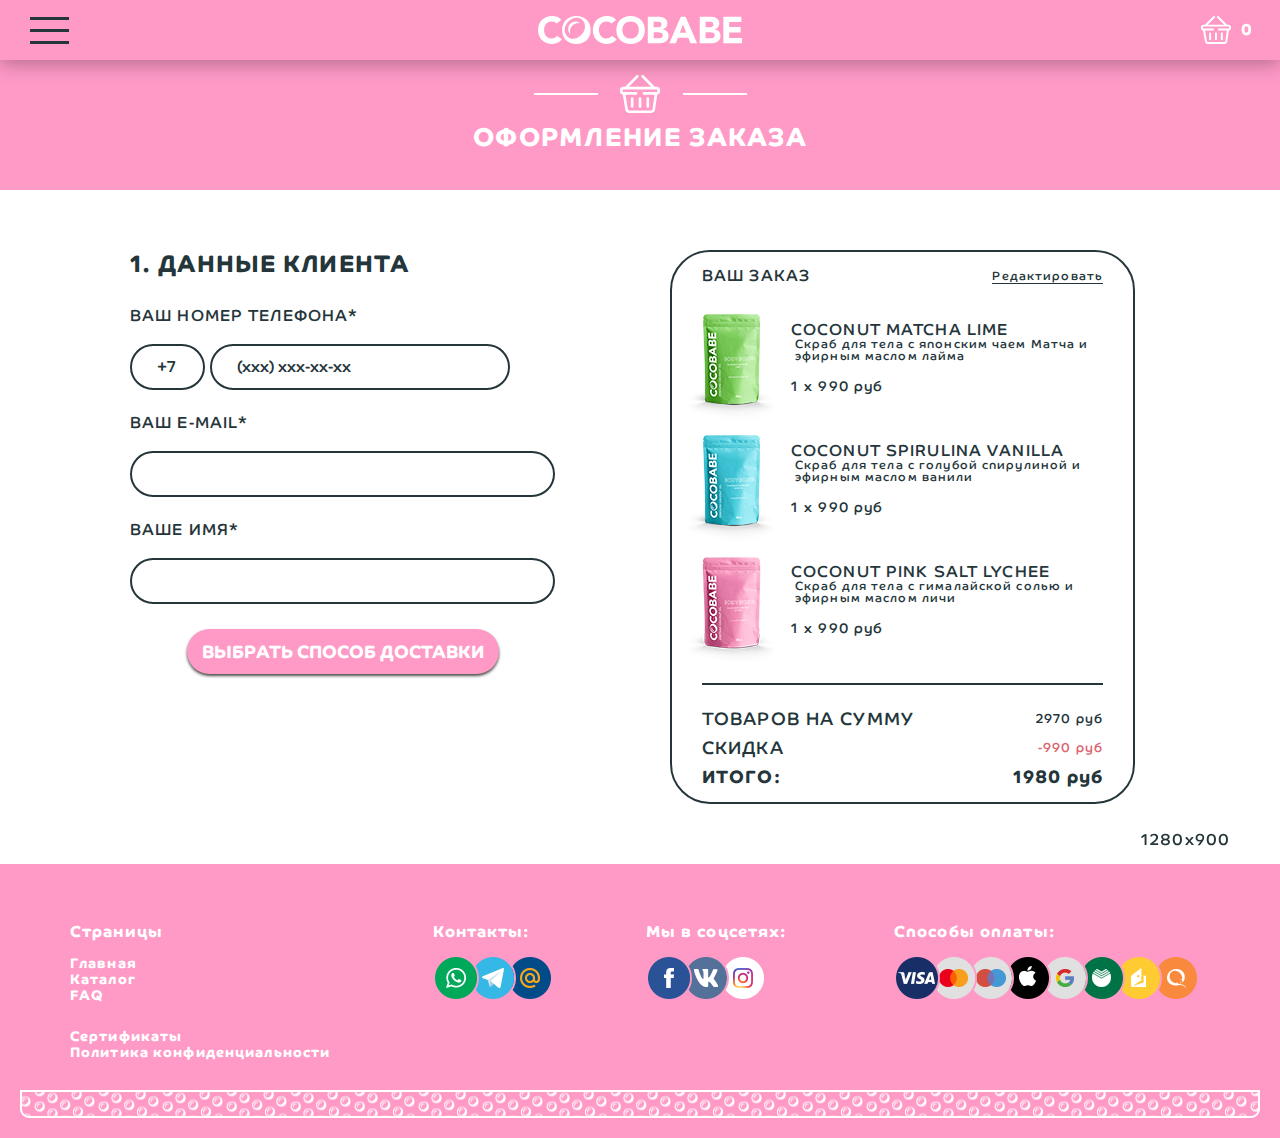
<file: order.html>
<!DOCTYPE html>
<html lang="ru">
<head>
	<title>Start</title>

	<meta http-equiv="Content-Type" content="text/html; charset=utf-8" />
	<meta name="viewport" content="initial-scale=1.0, user-scalable=no, maximum-scale=1" /> 
	<link rel="stylesheet" href="css/styles.min.css">

	<script src="https://api-maps.yandex.ru/2.1/?lang=ru_RU&amp;apikey=8b4980b1-0f79-491d-b797-78aaf81d44c1" type="text/javascript"></script>

	<script src="https://code.jquery.com/jquery-3.4.1.min.js" integrity="sha256-CSXorXvZcTkaix6Yvo6HppcZGetbYMGWSFlBw8HfCJo=" crossorigin="anonymous"></script>

	

    
</head>
<body>
	<div class="page">
		<!-- DELETDELETDELETDELETDELETDELETDELETDELETDELETDELET -->
		<div id="width-height" style="position: fixed; bottom: 50px; right: 50px; z-index: 99999;">
			<script>
				var w = window.innerWidth
				|| document.documentElement.clientWidth
				|| document.body.clientWidth;

				var h = window.innerHeight
				|| document.documentElement.clientHeight
				|| document.body.clientHeight;

				var x = document.getElementById("width-height");
				x.innerHTML = w + "x" + h;
			</script>
		</div>
		<!-- DELETDELETDELETDELETDELETDELETDELETDELETDELETDELET -->

		

		<header id="header-scroll" class="header-scroll" style="background-color: #ff9ac7">  <!-- #5bdbe8; -->
			<div class="header-scroll-container">
				<div class="header-scroll__btn-menu">
					<button class="hamburger hamburger--collapse" type="button">
					  <span class="hamburger-box">
					    <span class="hamburger-inner"></span>
					  </span>
					</button>
				</div>
				<div class="header-scroll__logotype">
					<a href="index.html">
						<svg xmlns="http://www.w3.org/2000/svg" xmlns:xlink="http://www.w3.org/1999/xlink" width="204px" height="28px">
						<path fill-rule="evenodd"  fill="rgb(255, 255, 255)"
						 d="M204.004,21.906 L204.004,27.321 L185.347,27.321 L185.347,0.680 L203.328,0.680 L203.328,6.096 L191.180,6.096 L191.180,11.064 L202.658,11.064 L202.658,16.485 L191.180,16.485 L191.180,21.906 L204.004,21.906 ZM179.308,25.704 C178.362,26.281 177.297,26.695 176.113,26.945 C174.929,27.196 173.750,27.321 172.577,27.321 L161.738,27.321 L161.738,0.680 L171.604,0.680 C172.750,0.680 173.907,0.763 175.064,0.920 C176.221,1.089 177.264,1.415 178.183,1.900 C179.108,2.389 179.854,3.075 180.427,3.951 C181.000,4.827 181.287,5.998 181.287,7.451 C181.287,8.958 180.870,10.205 180.038,11.196 C179.200,12.191 178.097,12.898 176.729,13.323 L176.729,13.400 C177.599,13.525 178.394,13.769 179.102,14.134 C179.811,14.499 180.422,14.961 180.935,15.527 C181.443,16.088 181.838,16.747 182.108,17.503 C182.384,18.254 182.524,19.054 182.524,19.909 C182.524,21.313 182.222,22.488 181.627,23.430 C181.027,24.366 180.254,25.128 179.308,25.704 ZM175.102,7.059 C174.864,6.695 174.561,6.412 174.188,6.210 C173.810,6.009 173.388,5.868 172.912,5.780 C172.442,5.688 171.977,5.644 171.534,5.644 L167.571,5.644 L167.571,11.326 L171.793,11.326 C172.242,11.326 172.685,11.277 173.123,11.179 C173.556,11.076 173.950,10.912 174.296,10.689 C174.648,10.466 174.929,10.161 175.140,9.786 C175.350,9.410 175.459,8.958 175.459,8.430 C175.459,7.881 175.340,7.423 175.102,7.059 ZM176.221,17.710 C175.913,17.318 175.518,17.024 175.048,16.823 C174.572,16.621 174.058,16.485 173.512,16.409 C172.966,16.333 172.453,16.301 171.977,16.301 L167.571,16.301 L167.571,22.352 L172.804,22.352 C173.247,22.352 173.707,22.303 174.166,22.205 C174.626,22.107 175.048,21.927 175.421,21.677 C175.794,21.426 176.097,21.100 176.334,20.697 C176.572,20.295 176.691,19.811 176.691,19.234 C176.691,18.602 176.534,18.096 176.221,17.710 ZM150.222,21.677 L139.939,21.677 L137.734,27.321 L131.306,27.321 L142.745,0.680 L147.568,0.680 L159.083,27.321 L152.503,27.321 L150.222,21.677 ZM144.989,8.430 L141.772,16.708 L148.244,16.708 L144.989,8.430 ZM127.381,25.704 C126.435,26.281 125.370,26.695 124.186,26.945 C123.002,27.196 121.823,27.321 120.650,27.321 L109.810,27.321 L109.810,0.680 L119.682,0.680 C120.828,0.680 121.980,0.763 123.137,0.920 C124.299,1.089 125.337,1.415 126.262,1.900 C127.181,2.389 127.927,3.075 128.505,3.951 C129.073,4.827 129.365,5.998 129.365,7.451 C129.365,8.958 128.943,10.205 128.110,11.196 C127.273,12.191 126.170,12.898 124.802,13.323 L124.802,13.400 C125.672,13.525 126.467,13.769 127.175,14.134 C127.889,14.499 128.494,14.961 129.008,15.527 C129.516,16.088 129.911,16.747 130.186,17.503 C130.457,18.254 130.598,19.054 130.598,19.909 C130.598,21.313 130.295,22.488 129.700,23.430 C129.100,24.371 128.327,25.128 127.381,25.704 ZM123.175,7.059 C122.937,6.695 122.634,6.412 122.261,6.210 C121.882,6.009 121.461,5.868 120.991,5.780 C120.515,5.688 120.055,5.644 119.607,5.644 L115.644,5.644 L115.644,11.326 L119.866,11.326 C120.315,11.326 120.758,11.277 121.196,11.179 C121.628,11.076 122.023,10.912 122.369,10.689 C122.721,10.466 123.002,10.161 123.212,9.786 C123.423,9.410 123.531,8.958 123.531,8.430 C123.531,7.881 123.413,7.423 123.175,7.059 ZM124.299,17.710 C123.986,17.318 123.591,17.024 123.121,16.823 C122.645,16.621 122.137,16.485 121.585,16.409 C121.039,16.333 120.526,16.301 120.055,16.301 L115.644,16.301 L115.644,22.352 L120.877,22.352 C121.326,22.352 121.780,22.303 122.239,22.205 C122.704,22.107 123.121,21.927 123.494,21.677 C123.867,21.426 124.169,21.100 124.407,20.697 C124.645,20.295 124.764,19.811 124.764,19.234 C124.764,18.602 124.607,18.096 124.299,17.710 ZM102.858,24.218 C101.587,25.438 100.079,26.369 98.338,27.022 C96.592,27.674 94.684,28.001 92.618,28.001 C90.548,28.001 88.639,27.674 86.899,27.022 C85.152,26.369 83.644,25.438 82.374,24.218 C81.103,23.000 80.114,21.530 79.400,19.794 C78.692,18.064 78.335,16.131 78.335,13.997 C78.335,11.870 78.692,9.933 79.400,8.207 C80.114,6.477 81.103,5.002 82.374,3.783 C83.644,2.563 85.152,1.633 86.899,0.980 C88.639,0.327 90.548,-0.000 92.618,-0.000 C94.684,-0.000 96.592,0.327 98.338,0.980 C100.079,1.633 101.587,2.563 102.858,3.783 C104.134,5.002 105.123,6.477 105.831,8.207 C106.540,9.933 106.896,11.870 106.896,13.997 C106.896,16.131 106.540,18.064 105.831,19.794 C105.123,21.530 104.134,23.000 102.858,24.218 ZM100.263,10.574 C99.874,9.524 99.322,8.616 98.598,7.848 C97.873,7.081 97.008,6.488 95.997,6.057 C94.992,5.633 93.862,5.421 92.618,5.421 C91.370,5.421 90.245,5.633 89.234,6.057 C88.223,6.488 87.358,7.081 86.634,7.848 C85.915,8.616 85.358,9.524 84.969,10.574 C84.585,11.631 84.390,12.774 84.390,13.997 C84.390,15.255 84.585,16.403 84.969,17.443 C85.358,18.488 85.915,19.386 86.634,20.153 C87.358,20.921 88.223,21.514 89.234,21.944 C90.245,22.368 91.370,22.581 92.618,22.581 C93.862,22.581 94.992,22.368 95.997,21.944 C97.008,21.514 97.873,20.921 98.598,20.153 C99.322,19.386 99.874,18.488 100.263,17.443 C100.647,16.403 100.841,15.255 100.841,13.997 C100.841,12.774 100.647,11.631 100.263,10.574 ZM71.442,5.981 C70.610,5.606 69.642,5.421 68.544,5.421 C67.447,5.421 66.436,5.633 65.501,6.057 C64.565,6.488 63.754,7.081 63.068,7.848 C62.381,8.616 61.846,9.524 61.462,10.574 C61.073,11.631 60.884,12.774 60.884,13.997 C60.884,15.255 61.073,16.403 61.462,17.443 C61.846,18.488 62.376,19.386 63.052,20.153 C63.722,20.921 64.517,21.514 65.425,21.944 C66.333,22.368 67.312,22.581 68.361,22.581 C69.555,22.581 70.615,22.331 71.534,21.829 C72.459,21.329 73.221,20.627 73.815,19.718 L78.676,23.369 C77.557,24.954 76.135,26.118 74.416,26.869 C72.696,27.626 70.928,28.001 69.106,28.001 C67.036,28.001 65.133,27.674 63.387,27.022 C61.641,26.369 60.132,25.438 58.862,24.218 C57.591,23.000 56.602,21.530 55.894,19.794 C55.180,18.064 54.829,16.131 54.829,13.997 C54.829,11.870 55.180,9.933 55.894,8.207 C56.602,6.477 57.591,5.002 58.862,3.783 C60.132,2.563 61.641,1.633 63.387,0.980 C65.133,0.327 67.036,-0.000 69.106,-0.000 C69.853,-0.000 70.631,0.071 71.442,0.207 C72.253,0.349 73.053,0.566 73.837,0.866 C74.621,1.170 75.372,1.568 76.097,2.073 C76.821,2.569 77.470,3.189 78.043,3.914 L73.556,7.603 C72.983,6.902 72.280,6.362 71.442,5.981 ZM48.611,24.218 C47.341,25.438 45.833,26.369 44.092,27.022 C42.346,27.674 40.437,28.001 38.372,28.001 C36.302,28.001 34.393,27.674 32.652,27.022 C30.906,26.369 29.398,25.438 28.127,24.218 C26.857,23.000 25.867,21.530 25.156,19.794 C24.446,18.064 24.091,16.131 24.091,13.997 C24.091,11.870 24.446,9.933 25.156,8.207 C25.867,6.477 26.857,5.002 28.127,3.783 C29.398,2.563 30.906,1.633 32.652,0.980 C34.393,0.327 36.302,-0.000 38.372,-0.000 C40.437,-0.000 42.346,0.327 44.092,0.980 C45.833,1.633 47.341,2.563 48.611,3.783 C49.887,5.002 50.877,6.477 51.585,8.207 C52.299,9.933 52.650,11.870 52.650,13.997 C52.650,16.131 52.299,18.064 51.585,19.794 C50.877,21.530 49.887,23.000 48.611,24.218 ZM43.897,3.576 C39.983,0.316 33.744,1.323 29.668,6.275 C25.597,11.222 25.770,17.585 29.684,20.850 C30.052,21.154 30.446,21.416 30.857,21.650 C30.863,21.655 30.868,21.661 30.873,21.666 C30.911,21.682 30.938,21.699 30.971,21.716 C31.095,21.786 31.214,21.857 31.344,21.922 C38.572,25.552 44.632,17.443 45.189,16.518 C47.979,11.843 47.374,6.477 43.897,3.576 ZM40.762,7.081 C35.707,7.081 31.944,11.043 31.944,15.887 C31.944,16.725 32.058,17.536 32.268,18.308 C30.993,16.947 30.225,15.103 30.225,13.067 C30.225,8.958 33.420,5.595 37.702,5.595 C39.534,5.595 41.167,6.210 42.432,7.233 C41.897,7.135 41.335,7.081 40.762,7.081 ZM8.227,20.153 C8.902,20.921 9.692,21.514 10.600,21.944 C11.511,22.368 12.492,22.581 13.536,22.581 C14.733,22.581 15.793,22.331 16.715,21.829 C17.636,21.329 18.396,20.627 18.996,19.718 L23.856,23.369 C22.732,24.954 21.315,26.118 19.593,26.869 C17.872,27.626 16.104,28.001 14.284,28.001 C12.217,28.001 10.308,27.674 8.565,27.022 C6.821,26.369 5.313,25.438 4.042,24.218 C2.772,23.000 1.780,21.530 1.069,19.794 C0.361,18.064 0.004,16.131 0.004,13.997 C0.004,11.870 0.361,9.933 1.069,8.207 C1.780,6.477 2.772,5.002 4.042,3.783 C5.313,2.563 6.821,1.633 8.565,0.980 C10.308,0.327 12.217,-0.000 14.284,-0.000 C15.033,-0.000 15.812,0.071 16.620,0.207 C17.431,0.349 18.228,0.566 19.012,0.866 C19.799,1.170 20.553,1.568 21.277,2.073 C21.996,2.569 22.645,3.189 23.218,3.914 L18.731,7.603 C18.161,6.902 17.455,6.362 16.620,5.981 C15.785,5.606 14.820,5.421 13.725,5.421 C12.627,5.421 11.611,5.633 10.676,6.057 C9.741,6.488 8.935,7.081 8.248,7.848 C7.562,8.616 7.027,9.524 6.640,10.574 C6.253,11.631 6.059,12.774 6.059,13.997 C6.059,15.255 6.253,16.403 6.640,17.443 C7.027,18.488 7.556,19.386 8.227,20.153 Z"/>
						</svg>
					</a>
				</div>
				<div class="header-scroll__btn-busket">
					<svg xmlns="http://www.w3.org/2000/svg" xmlns:xlink="http://www.w3.org/1999/xlink" width="30px" height="28px" fill="#fff">
					<path fill-rule="evenodd" d="M27.853,14.473 L26.259,25.512 C26.054,26.930 24.808,27.999 23.360,27.999 L6.860,27.999 C5.422,27.999 4.207,26.980 3.971,25.578 L2.100,14.475 C0.927,14.385 -0.000,13.412 -0.000,12.229 L-0.000,10.941 C-0.000,9.699 1.022,8.689 2.277,8.689 L3.829,8.689 C3.841,8.675 3.852,8.663 3.865,8.650 L12.324,0.282 C12.706,-0.095 13.324,-0.095 13.705,0.282 C14.086,0.659 14.086,1.270 13.705,1.647 L6.586,8.689 L23.347,8.689 L16.229,1.647 C15.848,1.270 15.848,0.659 16.229,0.282 C16.610,-0.095 17.228,-0.095 17.609,0.282 L26.069,8.650 C26.081,8.662 26.093,8.675 26.104,8.689 L27.656,8.689 C28.912,8.689 29.934,9.699 29.934,10.941 L29.934,12.229 C29.934,13.406 29.017,14.374 27.853,14.473 ZM27.981,10.941 C27.981,10.764 27.836,10.619 27.656,10.619 L2.277,10.619 C2.098,10.619 1.952,10.764 1.952,10.941 L1.952,12.229 C1.952,12.406 2.098,12.551 2.277,12.551 C2.576,12.551 11.610,12.551 12.038,12.551 C12.578,12.551 13.015,12.983 13.015,13.517 C13.015,14.049 12.578,14.482 12.038,14.482 L4.081,14.482 L5.897,25.261 C5.976,25.728 6.380,26.068 6.860,26.068 L23.360,26.068 C23.843,26.068 24.258,25.711 24.326,25.239 L25.880,14.482 L17.895,14.482 C17.356,14.482 16.919,14.049 16.919,13.517 C16.919,12.983 17.356,12.551 17.895,12.551 C18.323,12.551 27.356,12.551 27.656,12.551 C27.835,12.551 27.981,12.406 27.981,12.229 L27.981,10.941 ZM14.967,24.137 C14.428,24.137 13.991,23.705 13.991,23.171 L13.991,17.378 C13.991,16.845 14.428,16.412 14.967,16.412 C15.506,16.412 15.943,16.845 15.943,17.378 L15.943,23.171 C15.943,23.705 15.506,24.137 14.967,24.137 ZM9.110,24.137 C8.571,24.137 8.134,23.705 8.134,23.171 L8.134,17.378 C8.134,16.845 8.571,16.412 9.110,16.412 C9.649,16.412 10.086,16.845 10.086,17.378 L10.086,23.171 C10.086,23.705 9.649,24.137 9.110,24.137 ZM20.823,16.412 C21.362,16.412 21.800,16.845 21.800,17.378 L21.800,23.171 C21.800,23.705 21.362,24.137 20.823,24.137 C20.284,24.137 19.847,23.705 19.847,23.171 L19.847,17.378 C19.847,16.845 20.284,16.412 20.823,16.412 Z"/>
					</svg>
					<span class="header-scroll__busket-count">0</span>
				</div>
			</div>
		</header>


		<div class="menu-wrapper" style="background-color: #5bdbe8;">
			<div class="menu-box">
				<nav>
					<ul class="menu-header">
						<li><a href="index.html">Главная</a></li>
						<li class="menu-item-has-children menu-item-has-children-active">
							<a href="#">Каталог</a>
							<ul>
								<li><a href="#">Coconut Charcoal Mint</a></li>
								<li><a href="#">Coconut Pink Salt Lychee</a></li>
								<li><a href="#">Coconut Spirulina Vanilla</a></li>
								<li><a href="#">Coconut Matcha Lime</a></li>
								<li><a href="#">Coconut Turmeric Orange</a></li>
							</ul>
						</li>
						<li><a href="#">FAQ</a></li>
					</ul>
				</nav>
				<ul class="menu-social">
					<li><a href="#" target="_blank">
						<svg version="1.1" xmlns="http://www.w3.org/2000/svg" height="18" width="24" xmlns:xlink="http://www.w3.org/1999/xlink" x="0px" y="0px" viewBox="0 0 133.8 78.4" style="enable-background:new 0 0 133.8 78.4; fill: #fff;" xml:space="preserve">
						<path d="M111.2,38.4c0,0,17.6-24.9,19.4-33.1c0.6-2.9-0.7-4.6-3.7-4.6c0,0-10.2,0-15.3,0c-3.5,0-4.8,1.5-5.8,3.7
							c0,0-8.3,17.6-18.3,28.7c-3.2,3.6-4.9,4.7-6.7,4.7c-1.4,0-2.1-1.2-2.1-4.4V5.1c0-4-0.5-5.1-3.7-5.1L50.3,0c-1.9,0-3,1.1-3,2.6
							c0,3.7,5.7,4.6,5.7,14.7v20.9c0,4.2-0.2,5.8-2.2,5.8C45.5,44,33.1,25.9,26,5.4C24.6,1.2,23.1,0,19.2,0L3.9,0C1.6,0,0,1.5,0,3.7
							c0,4.1,4.8,23,23.6,48.4c12.6,17.1,29.2,26.3,44.1,26.3c9.1,0,11.3-1.5,11.3-5.4V59.9c0-3.3,1.3-4.7,3.2-4.7c2.1,0,5.8,0.7,14.5,9.2
							c10.3,9.8,11,13.9,16.6,13.9l17.2,0c1.8,0,3.4-0.8,3.4-3.7c0-3.9-5-10.7-12.7-18.9c-3.2-4.2-8.3-8.8-9.9-10.9
							C108.8,42.4,109.5,41,111.2,38.4L111.2,38.4z"/>
						</svg>
					</a></li>
					<li><a href="#" target="_blank">
						<svg version="1.1"  xmlns="http://www.w3.org/2000/svg" height="18" width="24" xmlns:xlink="http://www.w3.org/1999/xlink" x="0px" y="0px" viewBox="0 0 105.7 226.2" style="enable-background:new 0 0 105.7 226.2; fill: #fff;" xml:space="preserve">
						<path d="M23.4,169.4c0-17.7-0.1-35.4,0.1-53.1c0-3-0.8-3.9-3.8-3.8c-5.5,0.2-11,0-16.6,0.1
							c-2.2,0.1-3.1-0.6-3-2.9c0.1-11,0.1-22.1,0-33.1c0-2.1,0.6-2.8,2.8-2.8c5.6,0.1,11.3-0.2,16.9,0.1c3.3,0.2,3.9-1,3.9-4
							c-0.2-8.4-0.2-16.8,0-25.2c0.2-10.3,3-19.9,9.1-28.2C40.4,5.8,51.4,1,64.1,0.4c13-0.6,26.1-0.3,39.2-0.4c1.8,0,2.4,0.6,2.4,2.4
							c-0.1,11.2-0.1,22.3,0,33.5c0,2-0.6,2.6-2.6,2.6c-6.3-0.1-12.6,0-18.8,0c-8.4,0-13.4,4.3-13.9,12.6c-0.4,6.6-0.1,13.3-0.3,20
							c-0.1,2.4,1.4,2.2,2.9,2.2c9.5,0,19.1,0.1,28.6-0.1c2.8,0,3.7,0.6,3.4,3.5c-1.2,11.1-2.2,22.2-3.2,33.4c-0.2,2.5-1.4,3-3.6,3
							c-7.5-0.1-15.1-0.1-22.6,0c-5.4,0-4.9-0.8-4.9,4.7c0,34.7-0.1,69.3,0.1,104c0,3.7-0.9,4.6-4.5,4.5c-12.9-0.2-25.9-0.3-38.8,0
							c-3.6,0.1-4.2-1.2-4.2-4.4C23.4,204.3,23.4,186.8,23.4,169.4z"/>
						</svg>
					</a></li>
				</ul>
				<p class="menu__offer">Не знаешь как подобрать скраб?<br><a href="#" target="_blank">Написать в WhatsApp</a></p>
				<ul class="menu-second">
					<li><a href="#">Доставка</a></li>
					<li><a href="#">Оплата</a></li>
					<li><a href="#">Оптовые закупки</a></li>
					<li><a href="#">О нас</a></li>
				</ul>
				<div class="work-time">Время работы: ежедневно<br>с 9:00 до 21:00</div>
			</div>
		</div>

	
		<main class="main" id="main">

<section class="page-preview bg_pink">
	<div class="container">
		<div class="section-title">
			<span class="section-title__icon">
				<svg  xmlns="http://www.w3.org/2000/svg" xmlns:xlink="http://www.w3.org/1999/xlink" width="40px" height="38px">
				<path fill-rule="evenodd"  fill="rgb(255, 255, 255)"
				 d="M37.220,19.639 L35.089,34.624 C34.816,36.549 33.150,38.000 31.215,38.000 L9.166,38.000 C7.245,38.000 5.622,36.618 5.306,34.714 L2.807,19.641 C1.239,19.519 -0.000,18.198 -0.000,16.592 L-0.000,14.845 C-0.000,13.158 1.365,11.786 3.043,11.786 L5.117,11.786 C5.133,11.769 5.148,11.751 5.164,11.733 L16.469,0.374 C16.978,-0.138 17.804,-0.138 18.313,0.374 C18.823,0.886 18.823,1.716 18.313,2.228 L8.801,11.786 L31.199,11.786 L21.686,2.228 C21.177,1.716 21.177,0.886 21.686,0.374 C22.196,-0.138 23.022,-0.138 23.531,0.374 L34.835,11.733 C34.852,11.750 34.867,11.769 34.883,11.786 L36.956,11.786 C38.635,11.786 40.000,13.158 40.000,14.845 L40.000,16.592 C40.000,18.189 38.775,19.504 37.220,19.639 ZM37.391,14.845 C37.391,14.604 37.196,14.408 36.956,14.408 L3.043,14.408 C2.804,14.408 2.609,14.604 2.609,14.845 L2.609,16.592 C2.609,16.833 2.804,17.029 3.043,17.029 C3.442,17.029 15.515,17.029 16.087,17.029 C16.807,17.029 17.391,17.616 17.391,18.340 C17.391,19.064 16.807,19.650 16.087,19.650 L5.453,19.650 L7.880,34.283 C7.985,34.918 8.526,35.379 9.166,35.379 L31.216,35.379 C31.861,35.379 32.416,34.895 32.507,34.253 L34.583,19.650 L23.913,19.650 C23.193,19.650 22.609,19.064 22.609,18.340 C22.609,17.616 23.193,17.029 23.913,17.029 C24.484,17.029 36.556,17.029 36.956,17.029 C37.196,17.029 37.391,16.833 37.391,16.592 L37.391,14.845 ZM20.000,32.757 C19.279,32.757 18.696,32.170 18.696,31.447 L18.696,23.583 C18.696,22.859 19.280,22.272 20.000,22.272 C20.720,22.272 21.304,22.859 21.304,23.582 L21.304,31.447 C21.304,32.170 20.720,32.757 20.000,32.757 ZM12.174,32.757 C11.453,32.757 10.869,32.170 10.869,31.447 L10.869,23.583 C10.869,22.859 11.453,22.272 12.174,22.272 C12.894,22.272 13.478,22.859 13.478,23.582 L13.478,31.447 C13.478,32.170 12.894,32.757 12.174,32.757 ZM27.826,22.272 C28.546,22.272 29.130,22.859 29.130,23.582 L29.130,31.447 C29.130,32.170 28.546,32.757 27.826,32.757 C27.106,32.757 26.522,32.170 26.522,31.447 L26.522,23.583 C26.522,22.859 27.106,22.272 27.826,22.272 Z"/>
				</svg>
			</span>
			<h4 class="section-title__text">Оформление заказа</h4>
		</div>
	</div>
</section>

<section class="order-wrapper">
	<div class="container">
		<div class="order">
			<div class="order-left">
				<div class="order-box">
					<div class="order-box-edit">
						<h3 class="order-title">1. ДАННЫЕ КЛИЕНТА</h3>
						<label for="" class="label-box">
							<span class="input-title">ВАШ НОМЕР ТЕЛЕФОНА*</span>
							<input type="text" class="order-input order-input__code" size="1" value="+7" id="code_tel">
							<input type="text" class="order-input order-input__nomer" size="20" placeholder="(xxx) xxx-xx-xx" id="code_phone">
						</label>
						<label for="" class="label-box">
							<span class="input-title">ВАШ E-MAIL*</span>
							<input type="text" class="order-input" id="your_email" placeholder="">
						</label>
						<label for="" class="label-box">
							<span class="input-title">Ваше имя*</span>
							<input type="text" class="order-input" placeholder="" id="your_name">
						</label>
						<button class="btn-second btn-next-step save-client-data">ВЫБРАТЬ СПОСОБ ДОСТАВКИ</button>
					</div>
					<div class="order-box-fill">
						<div class="order-box__successfull-data">
							<div class="order-box__successfull-header">
								<span class="order-box__successfull-title"></span>
								<div class="order-box__successfull-edit">Редактировать</div>
							</div>
							<div class="order-box__successfull-content">
								<p class="param-1"></p>
								<p class="param-2"></p>
							</div>
						</div>
					</div>
				</div>


				<div class="order-box">
					<div class="order-box-edit">
						<h3 class="order-title">2. ДОСТАВКА</h3>
						<label for="" class="label-box">
							<span class="input-title">ВАШ ГОРОД*</span>
							<input type="text" class="order-input" placeholder="Начните вводить название города" id="your_city">
						</label>
						
						<div class="chebox-item">
							<input type="radio" name="deliv" class="chebox-input" checked id="deliv-1">
							<label for="deliv-1" class="chebox-label"><span>Курьерская служба</span> <span>350 РУБ</span></label>
						</div>
						<div class="chebox-item">
							<input type="radio" name="deliv" class="chebox-input" checked id="deliv-2">
							<label for="deliv-2" class="chebox-label"><span>Пункт самовывоза СДЭК</span> <span>290 РУБ</span></label>
						</div>
						<div class="chebox-item">
							<input type="radio" name="deliv" class="chebox-input" checked id="deliv-3">
							<label for="deliv-3" class="chebox-label"><span>Почта России</span> <span>220 РУБ</span></label>
						</div>

						<label for="" class="label-box">
							<span class="input-title">Улица*</span>
							<input type="text" class="order-input" placeholder="Начните вводить название улицы" id="your_street">
						</label>

						<div class="home-address">
							<label for="" class="label-box">
								<span class="input-title">Дом*</span>
								<input type="text" class="order-input" id="your_home">
							</label>
							<label for="" class="label-box">
								<span class="input-title">Квартира*</span>
								<input type="text" class="order-input" id="your_flat">
							</label>	
						</div>
						
						
						<button class="btn-second btn-next-step save_delivery">ВЫБРАТЬ СПОСОБ ОПЛАТЫ</button>
					</div>
					<div class="order-box-fill">
						<div class="order-box__successfull-data">
							<div class="order-box__successfull-header">
								<span class="order-box__successfull-title"></span>
								<div class="order-box__successfull-edit">Редактировать</div>
							</div>
							<div class="order-box__successfull-content">
								<p class="param-1">Получатель:&nbsp;</p>
								<p class="param-2">г. Москва, ул. Ленина, д. 1, кв. 1</p>
							</div>
						</div>
					</div>
				</div>

				<div class="order-box">
					<div class="order-box-edit">
						<h3 class="order-title">3. СПОСОБ ОПЛАТЫ</h3>
						<label for="" class="label-box">
							<span class="input-title">ВАШ ГОРОД*</span>
							<input type="text" class="order-input" placeholder="Начните вводить название города">
						</label>
						
						<span class="input-title">ВЫБЕРИТЕ СПОСОБ ОПЛАТЫ:</span>
						<div class="chebox-item">
							<input type="radio" name="pay" class="chebox-input" checked id="pay-1">
							<label for="pay-1" class="chebox-label"><span>Картой онлайн</span></label>
						</div>
						<div class="chebox-item">
							<input type="radio" name="pay" class="chebox-input" checked id="pay-2">
							<label for="pay-2" class="chebox-label"><span>Сбербанк Онлайн</span></label>
						</div>
						<div class="chebox-item">
							<input type="radio" name="pay" class="chebox-input" checked id="pay-3">
							<label for="pay-3" class="chebox-label"><span>Apple Pay / Google Pay</span></label>
						</div>
						<div class="chebox-item">
							<input type="radio" name="pay" class="chebox-input" checked id="pay-4">
							<label for="pay-4" class="chebox-label"><span>Наличные курьеру</span></label>
						</div>

						<div class="order-box__comment">
							<input type="text" class="order-input" placeholder="Ваш комментарий">
						</div>
						
						
						<button class="btn-second btn-checkout">Оформить заказ</button>
					</div>
					<div class="order-box-fill">
						<div class="order-box__successfull-data">
							<div class="order-box__successfull-header">
								<span class="order-box__successfull-title">Курьерская доставка</span>
								<div class="order-box__successfull-edit">Редактировать</div>
							</div>
							<div class="order-box__successfull-content">
								<p class="param-1">Получатель: Валентина</p>
								<p class="param-2">г. Москва, ул. Ленина, д. 1, кв. 1</p>
							</div>
						</div>
					</div>
				</div>
				
			</div>
			<div class="order-right">
				<div class="order-list">
					<div class="order-list__header">
						<span class="order-list__title">Ваш заказ</span>	
						<span class="order-list__edit">Редактировать</span>
					</div>

					<div class="order-list__content">
						<div class="order-list__item">
							<div class="order-list__preview">
								<img src="img/order-list__preview_1.png" alt="">
							</div>
							<div class="order-list__data">
								<a href="product.html" class="order-list__title">Coconut Matcha Lime</a>
								<div class="order-list__descr">Скраб для тела с японским чаем Матча и эфирным маслом лайма</div>
								<div class="order-list__price">
									<span class="order-list__amount">1</span> x 990 <span class="order-list__currency">руб</span>
								</div>
							</div>
						</div>
						<div class="order-list__item">
							<div class="order-list__preview">
								<img src="img/order-list__preview_2.png" alt="">
							</div>
							<div class="order-list__data">
								<a href="product.html" class="order-list__title">Coconut Spirulina Vanilla</a>
								<div class="order-list__descr">Скраб для тела с голубой спирулиной и эфирным маслом ванили</div>
								<div class="order-list__price">
									<span class="order-list__amount">1</span> x 990 <span class="order-list__currency">руб</span>
								</div>
							</div>
						</div>
						<div class="order-list__item">
							<div class="order-list__preview">
								<img src="img/order-list__preview_3.png" alt="">
							</div>
							<div class="order-list__data">
								<a href="product.html" class="order-list__title">Coconut Pink Salt Lychee</a>
								<div class="order-list__descr">Скраб для тела с гималайской солью и эфирным маслом личи</div>
								<div class="order-list__price">
									<span class="order-list__amount">1</span> x 990 <span class="order-list__currency">руб</span>
								</div>
							</div>
						</div>
					</div>
					<div class="order-list__total">
						<ul class="table-list">
							<li><span class="title">товаров на сумму</span><span class="value fz13">2970 руб</span></li>
							<li><span class="title">скидка</span><span class="value fz13"><i>-990 руб</i></span></li>
							<li><span class="title"><b>Итого:</b></span><span class="value"><b>1980 руб</b></span></li>
						</ul>
					</div>
				</div>
			</div>
		</div>	
	</div>
</section>



		</main>

		<footer id="footer" class="footer">
			<div class="container footer-container">
				<div class="footer-box">
					<h3 class="footer-box__title">Страницы</h3>	
					<ul class="footer-menu">
						<li><a href="index.html">Главная</a></li>
						<li><a href="catalog.html">Каталог</a></li>
						<li><a href="faq.html">FAQ</a></li>
					</ul>
					<ul class="footer-menu">
						<li><a href="#">Cертификаты</a></li>
						<li><a href="#">Политика конфиденциальности</a></li>
					</ul>
				</div>
				<div class="footer-box footer-box__contact">
					<h3 class="footer-box__title">Контакты:</h3>
					<ul class="menu-icons">
						<li><a href="#">
							<img src="img/icons/mail.png" alt="">
							<span class="menu-icons__text">Написать на Mail</span>
						</a></li>
						<li><a href="#">
							<img src="img/icons/telegram.png" alt="">
							<span class="menu-icons__text">Написать в Telegram</span>
						</a></li>
						<li><a href="#">
							<img src="img/icons/whatsapp.png" alt=""></a>
							<span class="menu-icons__text">Написать в WhatsApp</span>
						</li>
					</ul>
				</div>
				<div class="footer-box footer-box__soc">
					<h3 class="footer-box__title">Мы в соцсетях:</h3>
					<ul class="menu-icons">
						<li><a href="#">
							<img src="img/icons/instagram.png" alt="">
							<u class="menu-icons__text">Написать в Instagram</u>
						</a></li>
						<li><a href="#">
							<img src="img/icons/vk.png" alt="">
							<u class="menu-icons__text">Написать в VK</u>
						</a></li>
						<li><a href="#">
							<img src="img/icons/facebook.png" alt=""></a>
							<u class="menu-icons__text">Написать в Facebook</u>
						</li>
					</ul>
				</div>
				<div class="footer-box footer-box__pay">
					<h3 class="footer-box__title">Способы оплаты:</h3>
					<ul class="menu-icons">
						<li><a href="#">
							<img src="img/icons/qiwi.png" alt=""></a>
						</li>
						<li><a href="#">
							<img src="img/icons/yandex.png" alt=""></a>
						</li>
						<li><a href="#">
							<img src="img/icons/sber.png" alt=""></a>
						</li>
						<li><a href="#">
							<img src="img/icons/google.png" alt=""></a>
						</li>
						<li><a href="#">
							<img src="img/icons/apple.png" alt=""></a>
						</li>
						<li><a href="#">
							<img src="img/icons/maestro.png" alt=""></a>
						</li>
						<li><a href="#">
							<img src="img/icons/mastercard.png" alt="">
						</a></li>
						<li><a href="#">
							<img src="img/icons/visa-1.png" alt="">
						</a></li>
					</ul>
				</div>
			</div>
			<div class="footer-pattern"></div>
		</footer>



<div class="pop-up_busket">
	<div class="pop-up_busket-container">
		<div class="pop-up_busket__header">
			<div class="pop-up_busket-product">
				<div class="pop-up_busket__preview">
					<a href="product.html"><img src="img/pop-up_busket__preview_1.png" alt=""></a>
				</div>
				<div class="pop-up_busket__info">
					<a href="#" class="pop-up_busket__title">Coconut Turmeric Orange</a>
					<p class="pop-up_busket__description">Скраб для тела с индийской куркумой и эфирным маслом апельсина</p>
					<div class="pop-up_busket__spinner">
						<input type="number" class="circle-spinner-input" value="1" min="1" max="100" step="1">
					</div>
					<div class="pop-up_busket__amount">
						<span class="pop-up_busket__count">1</span>&nbsp;x&nbsp;990<span class="pop-up_busket__currency">руб</span>
					</div>
				</div>
			</div>
		</div>
		<div class="pop-up_busket__content">
			<h3 class="content-title">ВЫ ВЫБРАЛИ ЭФФЕКТИВНЫЙ КОМПЛЕКС ИЗ ТРЕХ СКРАБОВ ПО АКЦИИ 1+1=3</h3>
			<div class="pop-up_busket-products">
				<div class="pop-up_busket-product">
					<div class="pop-up_busket__preview">
						<a href="product.html"><img src="img/pop-up_busket__preview_2.png" alt=""></a>
					</div>
					<div class="pop-up_busket__info">
						<a href="#" class="pop-up_busket__title">Coconut Matcha Lime</a>
						<p class="pop-up_busket__description">Скраб для тела с японским чаем Матча и эфирным маслом лайма</p>
						<div class="pop-up_busket__spinner">
							<input type="number" class="circle-spinner-input" value="1" min="1" max="100" step="1">
						</div>
						<div class="pop-up_busket__amount">
							<span class="pop-up_busket__count">1</span>&nbsp;x&nbsp;990<span class="pop-up_busket__currency">руб</span>
						</div>
					</div>
				</div>
				<div class="pop-up_busket-product">
					<div class="pop-up_busket__preview">
						<a href="product.html"><img src="img/pop-up_busket__preview_3.png" alt=""></a>
					</div>
					<div class="pop-up_busket__info">
						<a href="#" class="pop-up_busket__title">Coconut Spirulina Vanilla</a>
						<p class="pop-up_busket__description">Скраб для тела с голубой спирулиной и эфирным маслом ванили</p>
						<div class="pop-up_busket__spinner">
							<input type="number" class="circle-spinner-input" value="1" min="1" max="100" step="1">
						</div>
						<div class="pop-up_busket__amount">
							<span class="pop-up_busket__count">1</span>&nbsp;x&nbsp;990<span class="pop-up_busket__currency">руб</span>
						</div>
					</div>
				</div>
			</div>
		</div>
		<div class="pop-up_busket-total">
			<p class="pop-up_busket-total__title">ОБЩАЯ СУММА</p>
			<p><del class="pop-up_busket-total__old-price">2970 РУБ</del> <span class="pop-up_busket-total__amount">2970 РУБ</span></p>
		</div>
		
		<a href="busket.html" class="btn-second" id="btn__busket-checkout">Оформить</a>

		<div class="pop-up_busket-action">
			<svg version="1.1" width="37" height="19" fill="#133238"
				 xmlns="http://www.w3.org/2000/svg" xmlns:xlink="http://www.w3.org/1999/xlink" x="0px" y="0px" viewBox="0 0 36.4 18.2"
				 style="enable-background:new 0 0 36.4 18.2;" xml:space="preserve">
				<path d="M6.4,1.1C6.6,0.2,6.9,0,7.9,0C14,0,20.2,0,26.3,0c1,0,1.3,0.3,1.2,1.3c-0.1,0.8-0.1,1.7-0.2,2.6H29
					c0.7,0,1.4,0,2,0c0.7,0,1.3,0.3,1.8,0.8c1,1,1.9,2.1,2.9,3.1c0.5,0.5,0.7,1.1,0.7,1.8c-0.1,1.6-0.3,3.2-0.4,4.8
					c-0.1,0.7-0.6,1-1.4,0.9c-0.3-2.2-1.3-3.4-3-3.5c-1.1-0.1-2,0.2-2.8,0.9c-0.7,0.6-0.8,0.8-1.5,2.6H15.8c0-1.1-0.3-2.1-1.1-2.8
					c-0.6-0.5-1.4-0.8-2.2-0.8c-1.9,0-3.5,1.4-3.9,3.6c-0.9,0-1.8,0-2.6,0c-0.4,0-0.6-0.4-0.6-0.8c0.1-1.4,0.2-2.7,0.3-4.1
					c0-0.1,0.2-0.2,0.4-0.2c0.9,0,1.7,0,2.6,0c0.1,0,0.3,0,0.4,0c0.3-0.1,0.5-0.3,0.5-0.6c0-0.4-0.2-0.5-0.6-0.5c-1.6,0-3.1,0-4.7,0
					c-1.1,0-2.3,0-3.4,0C0.3,9.1,0,8.9,0,8.5c0-0.4,0.3-0.6,0.8-0.6c3.6,0,7.2,0,10.8,0c0.3,0,0.5,0,0.8,0c0.5,0,0.7-0.2,0.7-0.6
					c0-0.5-0.3-0.5-0.7-0.5c-2.1,0-4.2,0-6.3,0c-1,0-2.1,0-3.1,0c-0.6,0-0.8-0.1-0.8-0.5c0-0.4,0.3-0.6,0.8-0.6c2.3,0,4.6,0,6.9,0
					c0.1,0,0.3,0,0.4,0c0.4,0,0.7-0.3,0.7-0.6c0-0.4-0.3-0.5-0.7-0.5c-1.2,0-2.4,0-3.6,0H1.8C1.3,4.5,1,4.4,1,4c0-0.4,0.3-0.6,0.8-0.6
					c3.2,0,6.4,0,9.7,0c0.2,0,0.3,0,0.5,0c0.4,0,0.6-0.2,0.6-0.6c0-0.4-0.3-0.5-0.7-0.5c-2.1,0-4.2,0-6.3,0c-0.6,0-1.1,0-1.7,0
					c-0.4,0-0.7-0.1-0.7-0.5c0-0.4,0.3-0.6,0.7-0.6C4.8,1.1,5.6,1.1,6.4,1.1 M34.6,8.1c-1-1-1.9-2-2.8-3c-0.2-0.2-0.4-0.3-0.6-0.3
					c-1,0-2,0-3,0C28.1,5.9,28,7,27.9,8.1H34.6z"/>
				<path d="M15,15.1c0,1.7-1.5,3.1-3.1,3.1c-1.5,0-2.6-1.2-2.6-2.6c0-1.7,1.5-3.1,3.1-3.1C13.9,12.5,15,13.6,15,15.1"/>
				<path d="M33.7,15.1c0,1.7-1.5,3.1-3.1,3.1c-1.5,0-2.6-1.1-2.6-2.6c0-1.7,1.4-3.1,3.1-3.1
					C32.6,12.4,33.7,13.6,33.7,15.1"/>
			</g>
			</svg>
			<span>До бесплатной доставки осталось 990 руб</span>
		</div>
	</div>
</div>

		
		<script src="js/scripts.min.js"></script>
		<script src="js/scripts.custom.js"></script>
	</div>
</body>
</html>
</file>
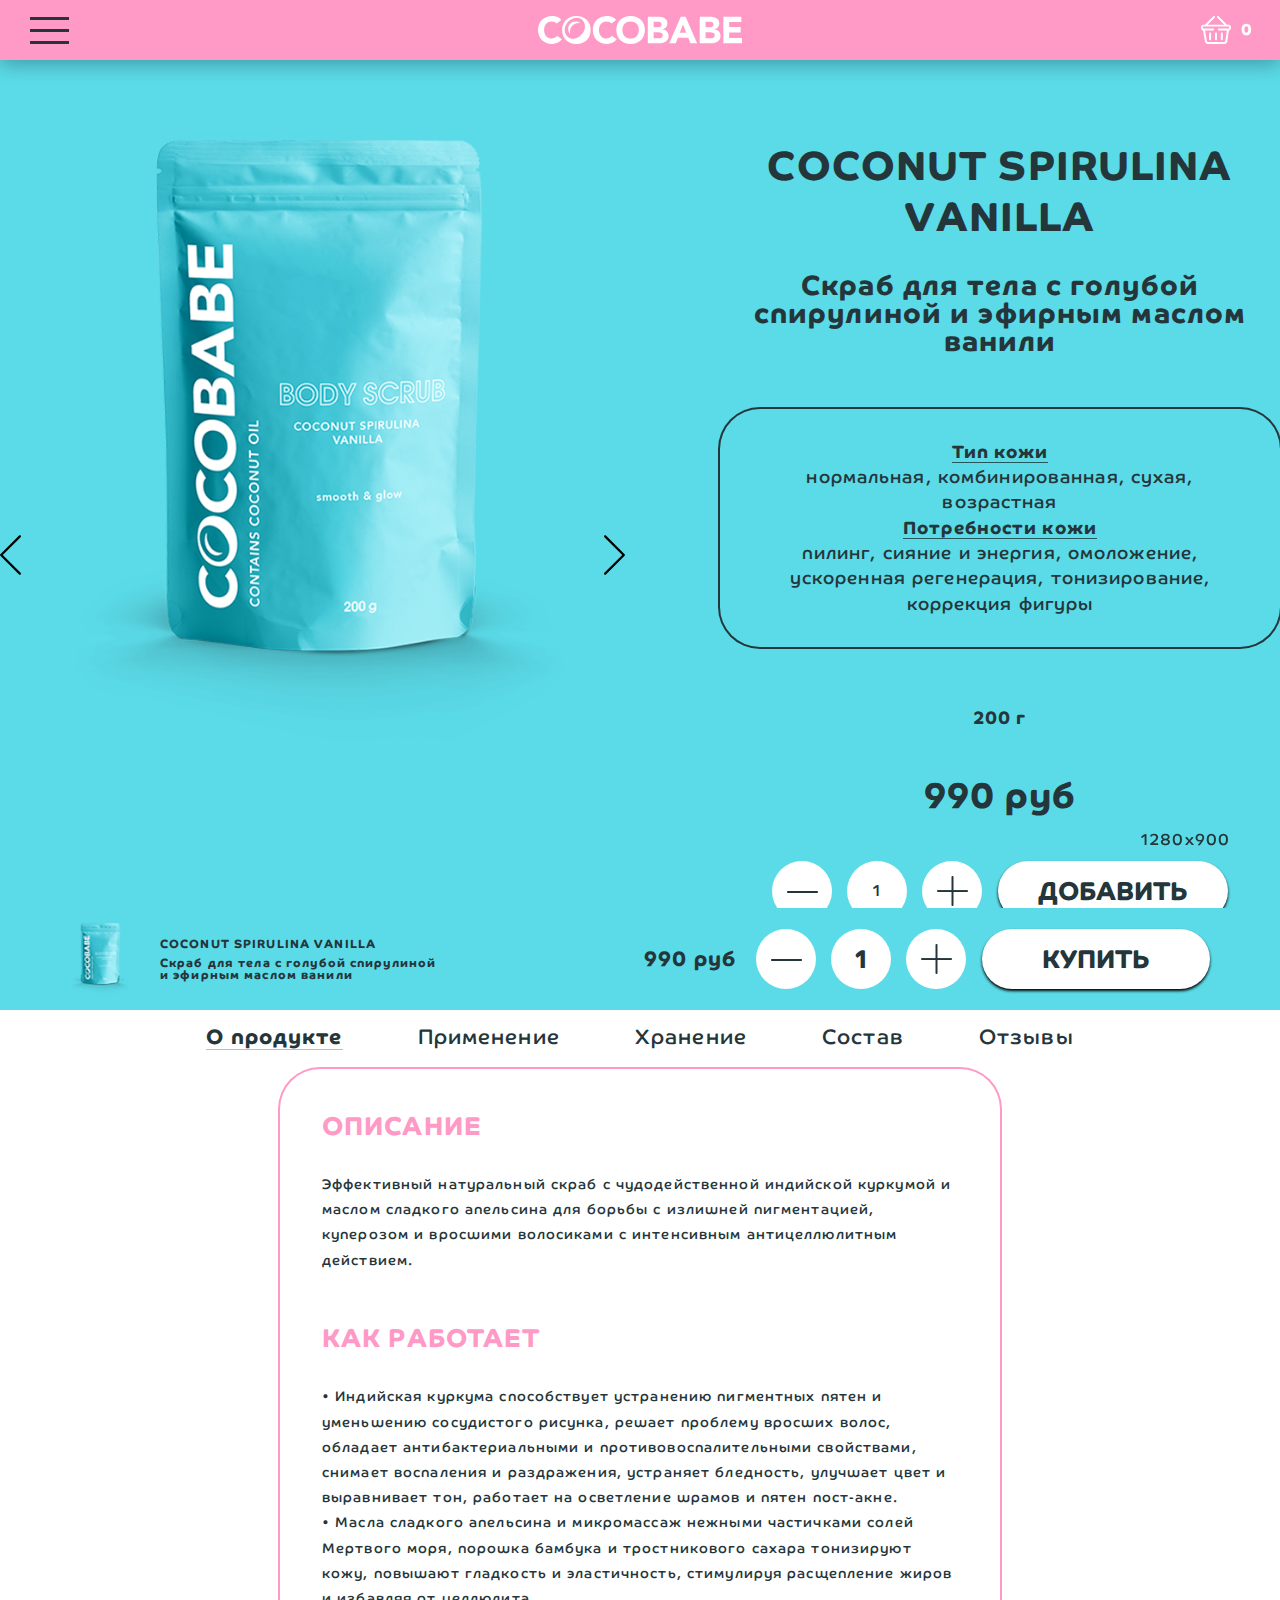
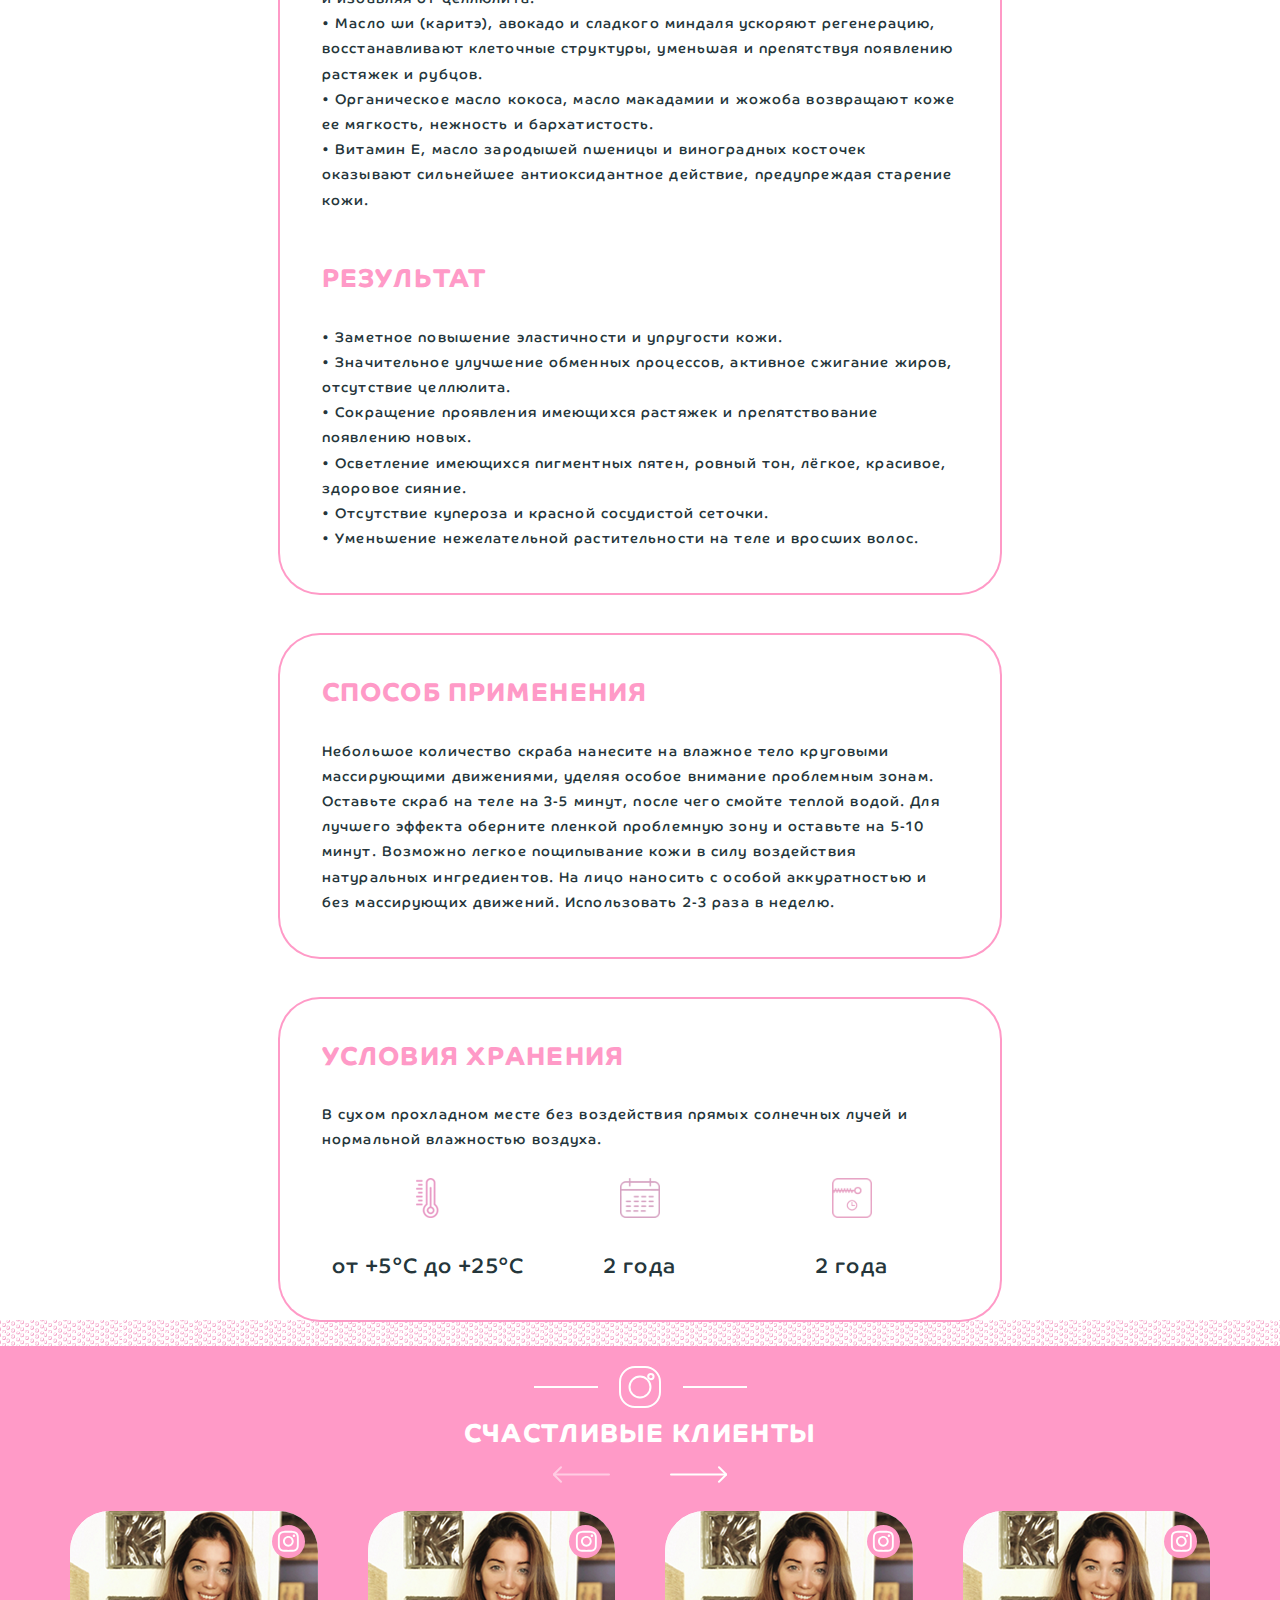
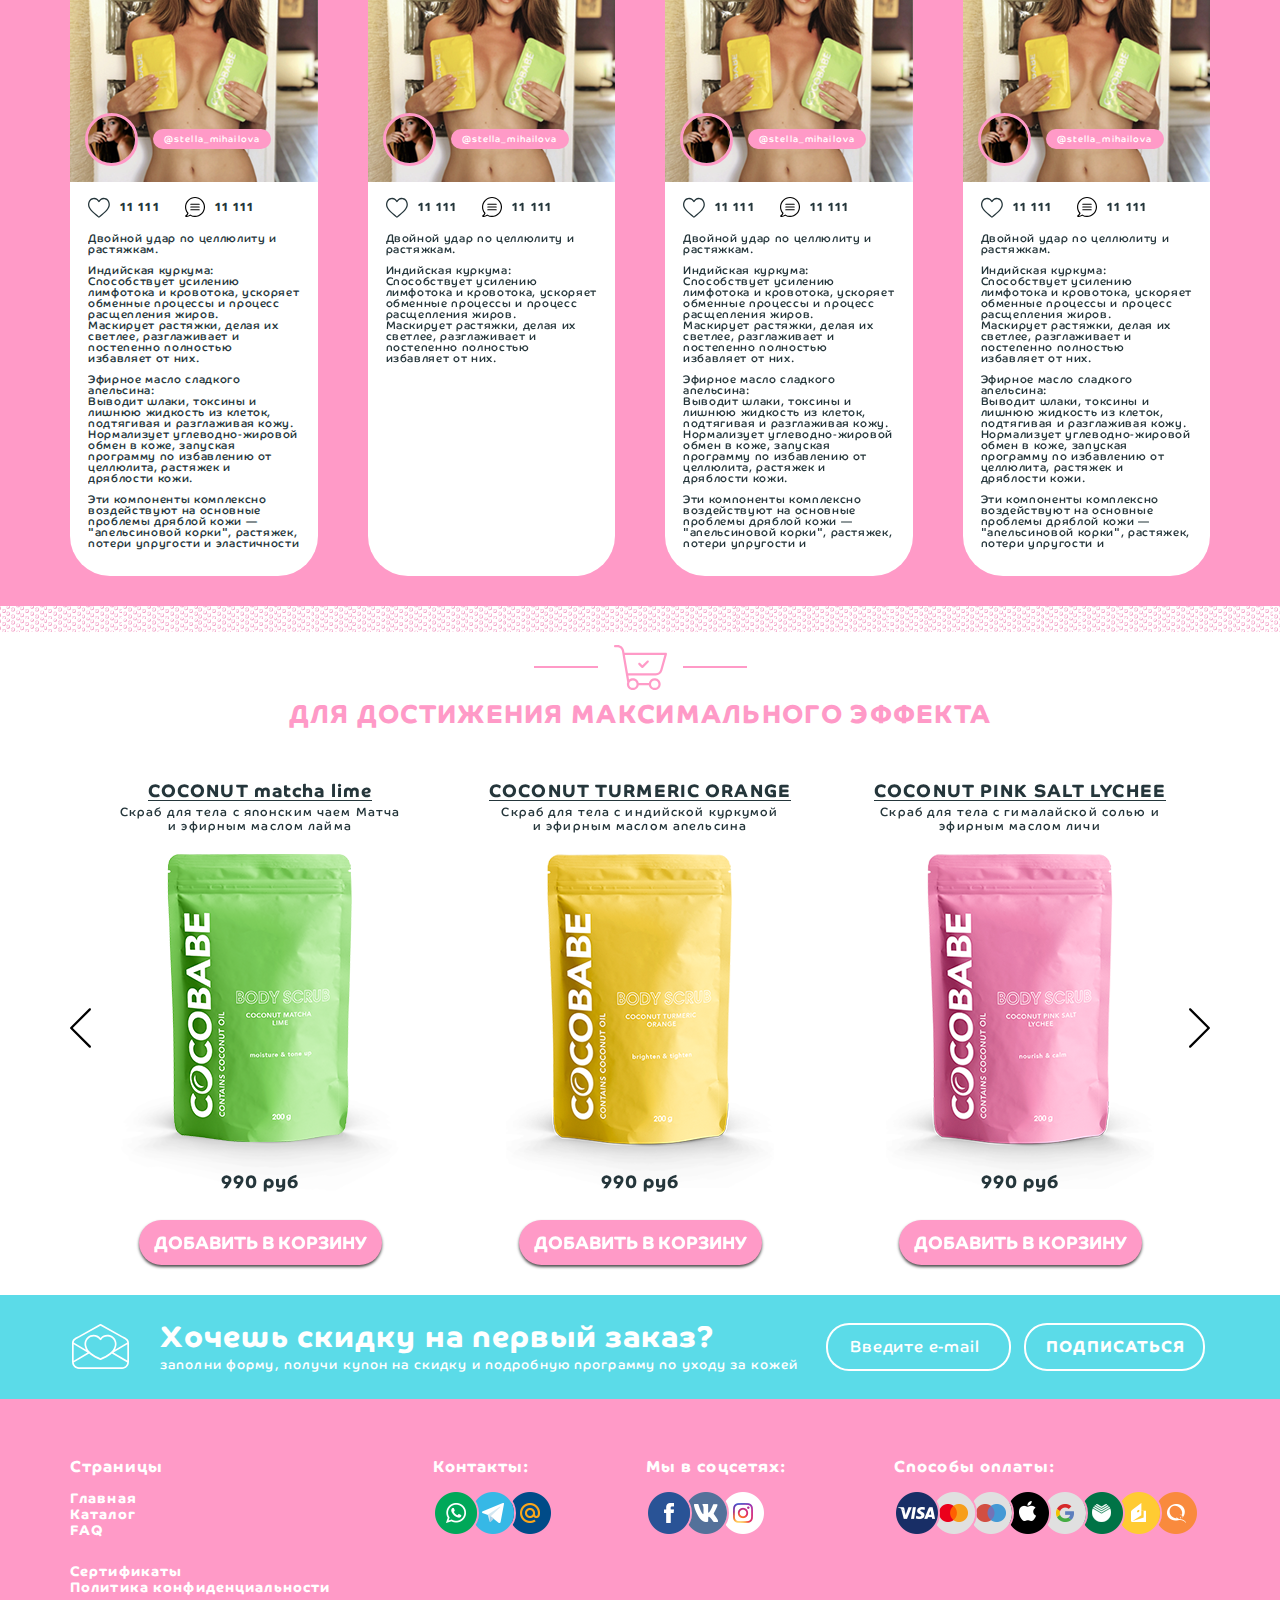
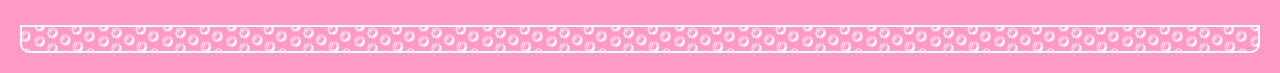
<file: product.html>
<!DOCTYPE html>
<html lang="ru">
<head>
	<title>Start</title>

	<meta http-equiv="Content-Type" content="text/html; charset=utf-8" />
	<meta name="viewport" content="initial-scale=1.0, user-scalable=no, maximum-scale=1" /> 
	<link rel="stylesheet" href="css/styles.min.css">

	<script src="https://api-maps.yandex.ru/2.1/?lang=ru_RU&amp;apikey=8b4980b1-0f79-491d-b797-78aaf81d44c1" type="text/javascript"></script>

	<script src="https://code.jquery.com/jquery-3.4.1.min.js" integrity="sha256-CSXorXvZcTkaix6Yvo6HppcZGetbYMGWSFlBw8HfCJo=" crossorigin="anonymous"></script>

	

    
</head>
<body>
	<div class="page">
		<!-- DELETDELETDELETDELETDELETDELETDELETDELETDELETDELET -->
		<div id="width-height" style="position: fixed; bottom: 50px; right: 50px; z-index: 99999;">
			<script>
				var w = window.innerWidth
				|| document.documentElement.clientWidth
				|| document.body.clientWidth;

				var h = window.innerHeight
				|| document.documentElement.clientHeight
				|| document.body.clientHeight;

				var x = document.getElementById("width-height");
				x.innerHTML = w + "x" + h;
			</script>
		</div>
		<!-- DELETDELETDELETDELETDELETDELETDELETDELETDELETDELET -->

		

		<header id="header-scroll" class="header-scroll" style="background-color: #ff9ac7">  <!-- #5bdbe8; -->
			<div class="header-scroll-container">
				<div class="header-scroll__btn-menu">
					<button class="hamburger hamburger--collapse" type="button">
					  <span class="hamburger-box">
					    <span class="hamburger-inner"></span>
					  </span>
					</button>
				</div>
				<div class="header-scroll__logotype">
					<a href="index.html">
						<svg xmlns="http://www.w3.org/2000/svg" xmlns:xlink="http://www.w3.org/1999/xlink" width="204px" height="28px">
						<path fill-rule="evenodd"  fill="rgb(255, 255, 255)"
						 d="M204.004,21.906 L204.004,27.321 L185.347,27.321 L185.347,0.680 L203.328,0.680 L203.328,6.096 L191.180,6.096 L191.180,11.064 L202.658,11.064 L202.658,16.485 L191.180,16.485 L191.180,21.906 L204.004,21.906 ZM179.308,25.704 C178.362,26.281 177.297,26.695 176.113,26.945 C174.929,27.196 173.750,27.321 172.577,27.321 L161.738,27.321 L161.738,0.680 L171.604,0.680 C172.750,0.680 173.907,0.763 175.064,0.920 C176.221,1.089 177.264,1.415 178.183,1.900 C179.108,2.389 179.854,3.075 180.427,3.951 C181.000,4.827 181.287,5.998 181.287,7.451 C181.287,8.958 180.870,10.205 180.038,11.196 C179.200,12.191 178.097,12.898 176.729,13.323 L176.729,13.400 C177.599,13.525 178.394,13.769 179.102,14.134 C179.811,14.499 180.422,14.961 180.935,15.527 C181.443,16.088 181.838,16.747 182.108,17.503 C182.384,18.254 182.524,19.054 182.524,19.909 C182.524,21.313 182.222,22.488 181.627,23.430 C181.027,24.366 180.254,25.128 179.308,25.704 ZM175.102,7.059 C174.864,6.695 174.561,6.412 174.188,6.210 C173.810,6.009 173.388,5.868 172.912,5.780 C172.442,5.688 171.977,5.644 171.534,5.644 L167.571,5.644 L167.571,11.326 L171.793,11.326 C172.242,11.326 172.685,11.277 173.123,11.179 C173.556,11.076 173.950,10.912 174.296,10.689 C174.648,10.466 174.929,10.161 175.140,9.786 C175.350,9.410 175.459,8.958 175.459,8.430 C175.459,7.881 175.340,7.423 175.102,7.059 ZM176.221,17.710 C175.913,17.318 175.518,17.024 175.048,16.823 C174.572,16.621 174.058,16.485 173.512,16.409 C172.966,16.333 172.453,16.301 171.977,16.301 L167.571,16.301 L167.571,22.352 L172.804,22.352 C173.247,22.352 173.707,22.303 174.166,22.205 C174.626,22.107 175.048,21.927 175.421,21.677 C175.794,21.426 176.097,21.100 176.334,20.697 C176.572,20.295 176.691,19.811 176.691,19.234 C176.691,18.602 176.534,18.096 176.221,17.710 ZM150.222,21.677 L139.939,21.677 L137.734,27.321 L131.306,27.321 L142.745,0.680 L147.568,0.680 L159.083,27.321 L152.503,27.321 L150.222,21.677 ZM144.989,8.430 L141.772,16.708 L148.244,16.708 L144.989,8.430 ZM127.381,25.704 C126.435,26.281 125.370,26.695 124.186,26.945 C123.002,27.196 121.823,27.321 120.650,27.321 L109.810,27.321 L109.810,0.680 L119.682,0.680 C120.828,0.680 121.980,0.763 123.137,0.920 C124.299,1.089 125.337,1.415 126.262,1.900 C127.181,2.389 127.927,3.075 128.505,3.951 C129.073,4.827 129.365,5.998 129.365,7.451 C129.365,8.958 128.943,10.205 128.110,11.196 C127.273,12.191 126.170,12.898 124.802,13.323 L124.802,13.400 C125.672,13.525 126.467,13.769 127.175,14.134 C127.889,14.499 128.494,14.961 129.008,15.527 C129.516,16.088 129.911,16.747 130.186,17.503 C130.457,18.254 130.598,19.054 130.598,19.909 C130.598,21.313 130.295,22.488 129.700,23.430 C129.100,24.371 128.327,25.128 127.381,25.704 ZM123.175,7.059 C122.937,6.695 122.634,6.412 122.261,6.210 C121.882,6.009 121.461,5.868 120.991,5.780 C120.515,5.688 120.055,5.644 119.607,5.644 L115.644,5.644 L115.644,11.326 L119.866,11.326 C120.315,11.326 120.758,11.277 121.196,11.179 C121.628,11.076 122.023,10.912 122.369,10.689 C122.721,10.466 123.002,10.161 123.212,9.786 C123.423,9.410 123.531,8.958 123.531,8.430 C123.531,7.881 123.413,7.423 123.175,7.059 ZM124.299,17.710 C123.986,17.318 123.591,17.024 123.121,16.823 C122.645,16.621 122.137,16.485 121.585,16.409 C121.039,16.333 120.526,16.301 120.055,16.301 L115.644,16.301 L115.644,22.352 L120.877,22.352 C121.326,22.352 121.780,22.303 122.239,22.205 C122.704,22.107 123.121,21.927 123.494,21.677 C123.867,21.426 124.169,21.100 124.407,20.697 C124.645,20.295 124.764,19.811 124.764,19.234 C124.764,18.602 124.607,18.096 124.299,17.710 ZM102.858,24.218 C101.587,25.438 100.079,26.369 98.338,27.022 C96.592,27.674 94.684,28.001 92.618,28.001 C90.548,28.001 88.639,27.674 86.899,27.022 C85.152,26.369 83.644,25.438 82.374,24.218 C81.103,23.000 80.114,21.530 79.400,19.794 C78.692,18.064 78.335,16.131 78.335,13.997 C78.335,11.870 78.692,9.933 79.400,8.207 C80.114,6.477 81.103,5.002 82.374,3.783 C83.644,2.563 85.152,1.633 86.899,0.980 C88.639,0.327 90.548,-0.000 92.618,-0.000 C94.684,-0.000 96.592,0.327 98.338,0.980 C100.079,1.633 101.587,2.563 102.858,3.783 C104.134,5.002 105.123,6.477 105.831,8.207 C106.540,9.933 106.896,11.870 106.896,13.997 C106.896,16.131 106.540,18.064 105.831,19.794 C105.123,21.530 104.134,23.000 102.858,24.218 ZM100.263,10.574 C99.874,9.524 99.322,8.616 98.598,7.848 C97.873,7.081 97.008,6.488 95.997,6.057 C94.992,5.633 93.862,5.421 92.618,5.421 C91.370,5.421 90.245,5.633 89.234,6.057 C88.223,6.488 87.358,7.081 86.634,7.848 C85.915,8.616 85.358,9.524 84.969,10.574 C84.585,11.631 84.390,12.774 84.390,13.997 C84.390,15.255 84.585,16.403 84.969,17.443 C85.358,18.488 85.915,19.386 86.634,20.153 C87.358,20.921 88.223,21.514 89.234,21.944 C90.245,22.368 91.370,22.581 92.618,22.581 C93.862,22.581 94.992,22.368 95.997,21.944 C97.008,21.514 97.873,20.921 98.598,20.153 C99.322,19.386 99.874,18.488 100.263,17.443 C100.647,16.403 100.841,15.255 100.841,13.997 C100.841,12.774 100.647,11.631 100.263,10.574 ZM71.442,5.981 C70.610,5.606 69.642,5.421 68.544,5.421 C67.447,5.421 66.436,5.633 65.501,6.057 C64.565,6.488 63.754,7.081 63.068,7.848 C62.381,8.616 61.846,9.524 61.462,10.574 C61.073,11.631 60.884,12.774 60.884,13.997 C60.884,15.255 61.073,16.403 61.462,17.443 C61.846,18.488 62.376,19.386 63.052,20.153 C63.722,20.921 64.517,21.514 65.425,21.944 C66.333,22.368 67.312,22.581 68.361,22.581 C69.555,22.581 70.615,22.331 71.534,21.829 C72.459,21.329 73.221,20.627 73.815,19.718 L78.676,23.369 C77.557,24.954 76.135,26.118 74.416,26.869 C72.696,27.626 70.928,28.001 69.106,28.001 C67.036,28.001 65.133,27.674 63.387,27.022 C61.641,26.369 60.132,25.438 58.862,24.218 C57.591,23.000 56.602,21.530 55.894,19.794 C55.180,18.064 54.829,16.131 54.829,13.997 C54.829,11.870 55.180,9.933 55.894,8.207 C56.602,6.477 57.591,5.002 58.862,3.783 C60.132,2.563 61.641,1.633 63.387,0.980 C65.133,0.327 67.036,-0.000 69.106,-0.000 C69.853,-0.000 70.631,0.071 71.442,0.207 C72.253,0.349 73.053,0.566 73.837,0.866 C74.621,1.170 75.372,1.568 76.097,2.073 C76.821,2.569 77.470,3.189 78.043,3.914 L73.556,7.603 C72.983,6.902 72.280,6.362 71.442,5.981 ZM48.611,24.218 C47.341,25.438 45.833,26.369 44.092,27.022 C42.346,27.674 40.437,28.001 38.372,28.001 C36.302,28.001 34.393,27.674 32.652,27.022 C30.906,26.369 29.398,25.438 28.127,24.218 C26.857,23.000 25.867,21.530 25.156,19.794 C24.446,18.064 24.091,16.131 24.091,13.997 C24.091,11.870 24.446,9.933 25.156,8.207 C25.867,6.477 26.857,5.002 28.127,3.783 C29.398,2.563 30.906,1.633 32.652,0.980 C34.393,0.327 36.302,-0.000 38.372,-0.000 C40.437,-0.000 42.346,0.327 44.092,0.980 C45.833,1.633 47.341,2.563 48.611,3.783 C49.887,5.002 50.877,6.477 51.585,8.207 C52.299,9.933 52.650,11.870 52.650,13.997 C52.650,16.131 52.299,18.064 51.585,19.794 C50.877,21.530 49.887,23.000 48.611,24.218 ZM43.897,3.576 C39.983,0.316 33.744,1.323 29.668,6.275 C25.597,11.222 25.770,17.585 29.684,20.850 C30.052,21.154 30.446,21.416 30.857,21.650 C30.863,21.655 30.868,21.661 30.873,21.666 C30.911,21.682 30.938,21.699 30.971,21.716 C31.095,21.786 31.214,21.857 31.344,21.922 C38.572,25.552 44.632,17.443 45.189,16.518 C47.979,11.843 47.374,6.477 43.897,3.576 ZM40.762,7.081 C35.707,7.081 31.944,11.043 31.944,15.887 C31.944,16.725 32.058,17.536 32.268,18.308 C30.993,16.947 30.225,15.103 30.225,13.067 C30.225,8.958 33.420,5.595 37.702,5.595 C39.534,5.595 41.167,6.210 42.432,7.233 C41.897,7.135 41.335,7.081 40.762,7.081 ZM8.227,20.153 C8.902,20.921 9.692,21.514 10.600,21.944 C11.511,22.368 12.492,22.581 13.536,22.581 C14.733,22.581 15.793,22.331 16.715,21.829 C17.636,21.329 18.396,20.627 18.996,19.718 L23.856,23.369 C22.732,24.954 21.315,26.118 19.593,26.869 C17.872,27.626 16.104,28.001 14.284,28.001 C12.217,28.001 10.308,27.674 8.565,27.022 C6.821,26.369 5.313,25.438 4.042,24.218 C2.772,23.000 1.780,21.530 1.069,19.794 C0.361,18.064 0.004,16.131 0.004,13.997 C0.004,11.870 0.361,9.933 1.069,8.207 C1.780,6.477 2.772,5.002 4.042,3.783 C5.313,2.563 6.821,1.633 8.565,0.980 C10.308,0.327 12.217,-0.000 14.284,-0.000 C15.033,-0.000 15.812,0.071 16.620,0.207 C17.431,0.349 18.228,0.566 19.012,0.866 C19.799,1.170 20.553,1.568 21.277,2.073 C21.996,2.569 22.645,3.189 23.218,3.914 L18.731,7.603 C18.161,6.902 17.455,6.362 16.620,5.981 C15.785,5.606 14.820,5.421 13.725,5.421 C12.627,5.421 11.611,5.633 10.676,6.057 C9.741,6.488 8.935,7.081 8.248,7.848 C7.562,8.616 7.027,9.524 6.640,10.574 C6.253,11.631 6.059,12.774 6.059,13.997 C6.059,15.255 6.253,16.403 6.640,17.443 C7.027,18.488 7.556,19.386 8.227,20.153 Z"/>
						</svg>
					</a>
				</div>
				<div class="header-scroll__btn-busket">
					<svg xmlns="http://www.w3.org/2000/svg" xmlns:xlink="http://www.w3.org/1999/xlink" width="30px" height="28px" fill="#fff">
					<path fill-rule="evenodd" d="M27.853,14.473 L26.259,25.512 C26.054,26.930 24.808,27.999 23.360,27.999 L6.860,27.999 C5.422,27.999 4.207,26.980 3.971,25.578 L2.100,14.475 C0.927,14.385 -0.000,13.412 -0.000,12.229 L-0.000,10.941 C-0.000,9.699 1.022,8.689 2.277,8.689 L3.829,8.689 C3.841,8.675 3.852,8.663 3.865,8.650 L12.324,0.282 C12.706,-0.095 13.324,-0.095 13.705,0.282 C14.086,0.659 14.086,1.270 13.705,1.647 L6.586,8.689 L23.347,8.689 L16.229,1.647 C15.848,1.270 15.848,0.659 16.229,0.282 C16.610,-0.095 17.228,-0.095 17.609,0.282 L26.069,8.650 C26.081,8.662 26.093,8.675 26.104,8.689 L27.656,8.689 C28.912,8.689 29.934,9.699 29.934,10.941 L29.934,12.229 C29.934,13.406 29.017,14.374 27.853,14.473 ZM27.981,10.941 C27.981,10.764 27.836,10.619 27.656,10.619 L2.277,10.619 C2.098,10.619 1.952,10.764 1.952,10.941 L1.952,12.229 C1.952,12.406 2.098,12.551 2.277,12.551 C2.576,12.551 11.610,12.551 12.038,12.551 C12.578,12.551 13.015,12.983 13.015,13.517 C13.015,14.049 12.578,14.482 12.038,14.482 L4.081,14.482 L5.897,25.261 C5.976,25.728 6.380,26.068 6.860,26.068 L23.360,26.068 C23.843,26.068 24.258,25.711 24.326,25.239 L25.880,14.482 L17.895,14.482 C17.356,14.482 16.919,14.049 16.919,13.517 C16.919,12.983 17.356,12.551 17.895,12.551 C18.323,12.551 27.356,12.551 27.656,12.551 C27.835,12.551 27.981,12.406 27.981,12.229 L27.981,10.941 ZM14.967,24.137 C14.428,24.137 13.991,23.705 13.991,23.171 L13.991,17.378 C13.991,16.845 14.428,16.412 14.967,16.412 C15.506,16.412 15.943,16.845 15.943,17.378 L15.943,23.171 C15.943,23.705 15.506,24.137 14.967,24.137 ZM9.110,24.137 C8.571,24.137 8.134,23.705 8.134,23.171 L8.134,17.378 C8.134,16.845 8.571,16.412 9.110,16.412 C9.649,16.412 10.086,16.845 10.086,17.378 L10.086,23.171 C10.086,23.705 9.649,24.137 9.110,24.137 ZM20.823,16.412 C21.362,16.412 21.800,16.845 21.800,17.378 L21.800,23.171 C21.800,23.705 21.362,24.137 20.823,24.137 C20.284,24.137 19.847,23.705 19.847,23.171 L19.847,17.378 C19.847,16.845 20.284,16.412 20.823,16.412 Z"/>
					</svg>
					<span class="header-scroll__busket-count">0</span>
				</div>
			</div>
		</header>


		<div class="menu-wrapper" style="background-color: #5bdbe8;">
			<div class="menu-box">
				<nav>
					<ul class="menu-header">
						<li><a href="index.html">Главная</a></li>
						<li class="menu-item-has-children menu-item-has-children-active">
							<a href="#">Каталог</a>
							<ul>
								<li><a href="#">Coconut Charcoal Mint</a></li>
								<li><a href="#">Coconut Pink Salt Lychee</a></li>
								<li><a href="#">Coconut Spirulina Vanilla</a></li>
								<li><a href="#">Coconut Matcha Lime</a></li>
								<li><a href="#">Coconut Turmeric Orange</a></li>
							</ul>
						</li>
						<li><a href="#">FAQ</a></li>
					</ul>
				</nav>
				<ul class="menu-social">
					<li><a href="#" target="_blank">
						<svg version="1.1" xmlns="http://www.w3.org/2000/svg" height="18" width="24" xmlns:xlink="http://www.w3.org/1999/xlink" x="0px" y="0px" viewBox="0 0 133.8 78.4" style="enable-background:new 0 0 133.8 78.4; fill: #fff;" xml:space="preserve">
						<path d="M111.2,38.4c0,0,17.6-24.9,19.4-33.1c0.6-2.9-0.7-4.6-3.7-4.6c0,0-10.2,0-15.3,0c-3.5,0-4.8,1.5-5.8,3.7
							c0,0-8.3,17.6-18.3,28.7c-3.2,3.6-4.9,4.7-6.7,4.7c-1.4,0-2.1-1.2-2.1-4.4V5.1c0-4-0.5-5.1-3.7-5.1L50.3,0c-1.9,0-3,1.1-3,2.6
							c0,3.7,5.7,4.6,5.7,14.7v20.9c0,4.2-0.2,5.8-2.2,5.8C45.5,44,33.1,25.9,26,5.4C24.6,1.2,23.1,0,19.2,0L3.9,0C1.6,0,0,1.5,0,3.7
							c0,4.1,4.8,23,23.6,48.4c12.6,17.1,29.2,26.3,44.1,26.3c9.1,0,11.3-1.5,11.3-5.4V59.9c0-3.3,1.3-4.7,3.2-4.7c2.1,0,5.8,0.7,14.5,9.2
							c10.3,9.8,11,13.9,16.6,13.9l17.2,0c1.8,0,3.4-0.8,3.4-3.7c0-3.9-5-10.7-12.7-18.9c-3.2-4.2-8.3-8.8-9.9-10.9
							C108.8,42.4,109.5,41,111.2,38.4L111.2,38.4z"/>
						</svg>
					</a></li>
					<li><a href="#" target="_blank">
						<svg version="1.1"  xmlns="http://www.w3.org/2000/svg" height="18" width="24" xmlns:xlink="http://www.w3.org/1999/xlink" x="0px" y="0px" viewBox="0 0 105.7 226.2" style="enable-background:new 0 0 105.7 226.2; fill: #fff;" xml:space="preserve">
						<path d="M23.4,169.4c0-17.7-0.1-35.4,0.1-53.1c0-3-0.8-3.9-3.8-3.8c-5.5,0.2-11,0-16.6,0.1
							c-2.2,0.1-3.1-0.6-3-2.9c0.1-11,0.1-22.1,0-33.1c0-2.1,0.6-2.8,2.8-2.8c5.6,0.1,11.3-0.2,16.9,0.1c3.3,0.2,3.9-1,3.9-4
							c-0.2-8.4-0.2-16.8,0-25.2c0.2-10.3,3-19.9,9.1-28.2C40.4,5.8,51.4,1,64.1,0.4c13-0.6,26.1-0.3,39.2-0.4c1.8,0,2.4,0.6,2.4,2.4
							c-0.1,11.2-0.1,22.3,0,33.5c0,2-0.6,2.6-2.6,2.6c-6.3-0.1-12.6,0-18.8,0c-8.4,0-13.4,4.3-13.9,12.6c-0.4,6.6-0.1,13.3-0.3,20
							c-0.1,2.4,1.4,2.2,2.9,2.2c9.5,0,19.1,0.1,28.6-0.1c2.8,0,3.7,0.6,3.4,3.5c-1.2,11.1-2.2,22.2-3.2,33.4c-0.2,2.5-1.4,3-3.6,3
							c-7.5-0.1-15.1-0.1-22.6,0c-5.4,0-4.9-0.8-4.9,4.7c0,34.7-0.1,69.3,0.1,104c0,3.7-0.9,4.6-4.5,4.5c-12.9-0.2-25.9-0.3-38.8,0
							c-3.6,0.1-4.2-1.2-4.2-4.4C23.4,204.3,23.4,186.8,23.4,169.4z"/>
						</svg>
					</a></li>
				</ul>
				<p class="menu__offer">Не знаешь как подобрать скраб?<br><a href="#" target="_blank">Написать в WhatsApp</a></p>
				<ul class="menu-second">
					<li><a href="#">Доставка</a></li>
					<li><a href="#">Оплата</a></li>
					<li><a href="#">Оптовые закупки</a></li>
					<li><a href="#">О нас</a></li>
				</ul>
				<div class="work-time">Время работы: ежедневно<br>с 9:00 до 21:00</div>
			</div>
		</div>

	
		<main class="main" id="main">


<section class="product-preview" style="background-color: #5bdbe8;">
	<div class="product-container">
		<div class="product-container__left">
			<div class="product-gallery swiper-container">
				<div class="swiper-wrapper">
					<div class="swiper-slide">
						<div class="swiper-slide__box">
							<img src="img/product_preview.png" alt="">	
						</div>
					</div>
					<div class="swiper-slide">
						<div class="swiper-slide__box">
							<img src="img/product_preview_2.png" alt="">	
						</div>
					</div>
				</div>

				<div class="product-gallery__prev">
					<svg version="1.1" width="21" height="40" xmlns="http://www.w3.org/2000/svg" xmlns:xlink="http://www.w3.org/1999/xlink" x="0px" y="0px" viewBox="0 0 190 358" style="enable-background:new 0 0 190 358; transform: rotate(180deg);" xml:space="preserve">
						<path d="M186.5,171.8L17.7,3c-4-4-10.3-4-14.3,0c-4,4-4,10.4,0,14.3L165,178.9L3.4,340.6c-4,4-4,10.4,0,14.3 c1.9,1.9,4.6,3,7.1,3c2.6,0,5.2-1,7.1-3l168.8-168.8C190.4,182.2,190.4,175.7,186.5,171.8L186.5,171.8z M186.5,171.8"/>
					</svg>
				</div>
				<div class="product-gallery__next">
					<svg version="1.1" width="21" height="40" xmlns="http://www.w3.org/2000/svg" xmlns:xlink="http://www.w3.org/1999/xlink" x="0px" y="0px" viewBox="0 0 190 358" style="enable-background:new 0 0 190 358;" xml:space="preserve">
						<path d="M186.5,171.8L17.7,3c-4-4-10.3-4-14.3,0c-4,4-4,10.4,0,14.3L165,178.9L3.4,340.6c-4,4-4,10.4,0,14.3 c1.9,1.9,4.6,3,7.1,3c2.6,0,5.2-1,7.1-3l168.8-168.8C190.4,182.2,190.4,175.7,186.5,171.8L186.5,171.8z M186.5,171.8"/>
					</svg>
				</div>
			</div>
			<div class="product-gallery__pagination swiper-pagination"></div>
		</div>
		<div class="product-container__right">
			<h1 class="product__title">coconut SPIRULINA VANILLA</h1>
			<p class="product__descr">Скраб для тела с голубой спирулиной и эфирным маслом ванили</p>
			<div class="product-properties">
				<p><b>Тип кожи</b><br>нормальная, комбинированная, сухая, возрастная<br></p>
				<p><b>Потребности кожи</b><br>пилинг, сияние и энергия, омоложение, ускоренная регенерация, тонизирование, коррекция фигуры</p>
			</div>
			<p class="product__measure">200 <span class="prdouct__measure-value">г</span></p>
			<p class="product__price">990 <span class="product__price-currency">руб</span></p>
			<form action="" class="product-page__add-form">
				<input class="spinner-input" type="number" value="1" min="1" max="100" step="1">
				<button type="submit" class="product-page__add-btn">Добавить</button>
			</form>
		</div>
	</div>	
</section>


<section class="product-info pattern">
	<div class="container">
		<nav class="product-navigation">
			<ul class="product-nav">
				<li><a href="#opisanie" class="active">О продукте</a></li>
				<li><a href="#primenenie">Применение</a></li>
				<li><a href="#hranenie">Хранение</a></li>
				<li><a href="#">Состав</a></li>
				<li><a href="#otzivi">Отзывы</a></li>
			</ul>
		</nav>

		<section class="product-description" id="opisanie">
			<h2>ОПИСАНИЕ</h2>
			<p>Эффективный натуральный скраб с чудодейственной индийской куркумой и маслом сладкого апельсина для борьбы с излишней пигментацией, куперозом и вросшими волосиками с интенсивным антицеллюлитным действием.</p><br><br>
			<h2>КАК РАБОТАЕТ</h2>
			<ul>
				<li>• Индийская куркума способствует устранению пигментных пятен и уменьшению сосудистого рисунка, решает проблему вросших волос, обладает антибактериальными и противовоспалительными свойствами, снимает воспаления и раздражения, устраняет бледность, улучшает цвет и выравнивает тон, работает на осветление шрамов и пятен пост-акне.</li>
				<li>• Масла сладкого апельсина и микромассаж нежными частичками солей Мертвого моря, порошка бамбука и тростникового сахара тонизируют кожу, повышают гладкость и эластичность, стимулируя расщепление жиров и избавляя от целлюлита.</li>
				<li>• Масло ши (каритэ), авокадо и сладкого миндаля ускоряют регенерацию, восстанавливают клеточные структуры, уменьшая и препятствуя появлению растяжек и рубцов.</li>
				<li>• Органическое масло кокоса, масло макадамии и жожоба возвращают коже ее мягкость, нежность и бархатистость.</li>
				<li>• Витамин Е, масло зародышей пшеницы и виноградных косточек оказывают сильнейшее антиоксидантное действие, предупреждая старение кожи.</li>
				<br><br>
				<h2>РЕЗУЛЬТАТ</h2>
				<ul>
					<li>• Заметное повышение эластичности и упругости кожи.</li>
					<li>• Значительное улучшение обменных процессов, активное сжигание жиров, отсутствие целлюлита.</li>
					<li>• Сокращение проявления имеющихся растяжек и препятствование появлению новых.</li>
					<li>• Осветление имеющихся пигментных пятен, ровный тон, лёгкое, красивое, здоровое сияние.</li>
					<li>• Отсутствие купероза и красной сосудистой сеточки.</li>
					<li>• Уменьшение нежелательной растительности на теле и вросших волос.</li>
				</ul>
			</ul>
		</section>
		<section id="primenenie" class="product-description">
			<h2>СПОСОБ ПРИМЕНЕНИЯ</h2>
			<p>Небольшое количество скраба нанесите на влажное тело круговыми массирующими движениями, уделяя особое внимание проблемным зонам. Оставьте скраб на теле на 3-5 минут, после чего смойте теплой водой. Для лучшего эффекта оберните пленкой проблемную зону и оставьте на 5-10 минут. Возможно легкое пощипывание кожи в силу воздействия натуральных ингредиентов. На лицо наносить с особой аккуратностью и без массирующих движений. Использовать 2-3 раза в неделю.</p>
		</section>
		<section class="product-description" id="hranenie">
			<h2>УСЛОВИЯ ХРАНЕНИЯ</h2>
			<p>В сухом прохладном месте без воздействия прямых солнечных лучей и нормальной влажностью воздуха.</p>
			<div class="offer-icons">
				<div class="offer-icons__item">
					<div class="offer-icons__icon">
						<svg 
						 xmlns="http://www.w3.org/2000/svg"
						 xmlns:xlink="http://www.w3.org/1999/xlink"
						 width="23px" height="40px">
						<image  x="0px" y="0px" width="23px" height="40px"  xlink:href="[data-uri]" />
						</svg>
					</div>
					<div class="offer-icons__text">от +5°C до +25°C</div>
				</div>
				<div class="offer-icons__item">
					<div class="offer-icons__icon">
						<svg 
						 xmlns="http://www.w3.org/2000/svg"
						 xmlns:xlink="http://www.w3.org/1999/xlink"
						 width="40px" height="40px">
						<image  x="0px" y="0px" width="40px" height="40px"  xlink:href="[data-uri]" />
						</svg>
					</div>
					<div class="offer-icons__text">2 года</div>
				</div>
				<div class="offer-icons__item">
					<div class="offer-icons__icon">
						<svg 
						 xmlns="http://www.w3.org/2000/svg"
						 xmlns:xlink="http://www.w3.org/1999/xlink"
						 width="40px" height="40px">
						<image  x="0px" y="0px" width="40px" height="40px"  xlink:href="[data-uri]" />
						</svg>
					</div>
					<div class="offer-icons__text">2 года</div>
				</div>
			</div>
		</section>
	</div>
</section>


<section id="otzivi" class="happy-client-wrapper bg_pink pattern">
	<div class="section-title">
		<span class="section-title__icon">
			<svg xmlns="http://www.w3.org/2000/svg" xmlns:xlink="http://www.w3.org/1999/xlink" width="43px" height="43px">
			<path fill-rule="evenodd"  stroke="rgb(255, 255, 255)" stroke-width="2px" stroke-linecap="butt" stroke-linejoin="miter" fill="none"
			 d="M21.000,10.531 C26.782,10.531 31.469,15.218 31.469,21.000 C31.469,26.781 26.782,31.469 21.000,31.469 C15.218,31.469 10.531,26.781 10.531,21.000 C10.531,15.218 15.218,10.531 21.000,10.531 Z"/>
			<path fill-rule="evenodd"  stroke="rgb(255, 255, 255)" stroke-width="2px" stroke-linecap="butt" stroke-linejoin="miter" fill="none"
			 d="M31.875,7.875 C33.359,7.875 34.562,9.064 34.562,10.531 C34.562,11.998 33.359,13.187 31.875,13.187 C30.391,13.187 29.187,11.998 29.187,10.531 C29.187,9.064 30.391,7.875 31.875,7.875 Z"/>
			<path fill-rule="evenodd"  stroke="rgb(255, 255, 255)" stroke-width="2px" stroke-linecap="butt" stroke-linejoin="miter" fill="none"
			 d="M16.000,1.000 L26.000,1.000 C34.284,1.000 41.000,7.715 41.000,16.000 L41.000,26.000 C41.000,34.284 34.284,41.000 26.000,41.000 L16.000,41.000 C7.716,41.000 1.000,34.284 1.000,26.000 L1.000,16.000 C1.000,7.715 7.716,1.000 16.000,1.000 Z"/>
			</svg>

		</span>
		<h4 class="section-title__text">СЧАСТЛИВЫЕ КЛИЕНТЫ</h4>
		<div class="section-title__arrows">
			<div class="happy-client__prev">
				<svg version="1.1" width="57" height="17"  xmlns="http://www.w3.org/2000/svg" xmlns:xlink="http://www.w3.org/1999/xlink" x="0px" y="0px"
					 viewBox="0 0 57 16.5" style="enable-background:new 0 0 57 16.5; fill:#fff;stroke:#fff;stroke-width:2;stroke-linecap:round;stroke-miterlimit:10; transform: rotate(180deg);" xml:space="preserve">
				<line x1="1" y1="8.3" x2="56" y2="8.3"/>
				<line x1="56" y1="8" x2="49" y2="1"/>
				<line x1="56" y1="8.5" x2="49" y2="15.5"/>
				</svg>
			</div>
			<div class="happy-client__next">
				<svg version="1.1" width="57" height="17"  xmlns="http://www.w3.org/2000/svg" xmlns:xlink="http://www.w3.org/1999/xlink" x="0px" y="0px"
					 viewBox="0 0 57 16.5" style="enable-background:new 0 0 57 16.5; fill:#fff;stroke:#fff;stroke-width:2;stroke-linecap:round;stroke-miterlimit:10;" xml:space="preserve">
				<line x1="1" y1="8.3" x2="56" y2="8.3"/>
				<line x1="56" y1="8" x2="49" y2="1"/>
				<line x1="56" y1="8.5" x2="49" y2="15.5"/>
				</svg>
			</div>
		</div>
	</div>

	<div class="happy-client swiper-container">
		<div class="swiper-wrapper">
			<div class="swiper-slide happy-client__item">
				<div class="post-preview">
					<a href="#" class="post-preview__link" target="_blank">
						<img src="img/happy_1.png" class="post-preview__photo" alt="">	
					</a>
					<div class="instagram-icon">
						<svg xmlns="http://www.w3.org/2000/svg" xmlns:xlink="http://www.w3.org/1999/xlink" width="22px" height="22px">
						<path fill-rule="evenodd"  fill="rgb(255, 255, 255)"
						 d="M11.346,2.753 C14.140,2.753 14.471,2.763 15.575,2.814 C16.595,2.861 17.150,3.031 17.518,3.174 C18.007,3.364 18.356,3.592 18.722,3.958 C19.088,4.325 19.315,4.674 19.505,5.162 C19.648,5.532 19.819,6.085 19.865,7.107 C19.916,8.211 19.926,8.542 19.926,11.339 C19.926,14.135 19.916,14.467 19.865,15.570 C19.819,16.592 19.648,17.146 19.505,17.516 C19.315,18.004 19.088,18.352 18.722,18.719 C18.356,19.086 18.007,19.313 17.518,19.503 C17.150,19.647 16.595,19.817 15.575,19.864 C14.471,19.915 14.141,19.924 11.346,19.924 C8.551,19.924 8.219,19.915 7.116,19.864 C6.096,19.817 5.541,19.647 5.172,19.503 C4.684,19.313 4.335,19.086 3.969,18.719 C3.603,18.352 3.376,18.004 3.186,17.516 C3.043,17.146 2.872,16.592 2.826,15.570 C2.775,14.467 2.765,14.135 2.765,11.339 C2.765,8.542 2.775,8.211 2.826,7.107 C2.872,6.085 3.043,5.532 3.186,5.162 C3.376,4.674 3.603,4.325 3.969,3.958 C4.335,3.592 4.684,3.364 5.172,3.174 C5.541,3.031 6.096,2.861 7.116,2.814 C8.220,2.763 8.551,2.753 11.346,2.753 M11.346,0.866 C8.503,0.866 8.146,0.878 7.030,0.929 C5.916,0.981 5.155,1.156 4.489,1.416 C3.801,1.683 3.217,2.042 2.635,2.624 C2.054,3.206 1.696,3.790 1.428,4.478 C1.169,5.146 0.993,5.906 0.942,7.021 C0.891,8.138 0.879,8.495 0.879,11.339 C0.879,14.183 0.891,14.541 0.942,15.657 C0.993,16.771 1.169,17.533 1.428,18.199 C1.696,18.888 2.054,19.471 2.635,20.054 C3.217,20.637 3.801,20.995 4.489,21.261 C5.155,21.521 5.916,21.698 7.030,21.750 C8.146,21.800 8.503,21.812 11.346,21.812 C14.188,21.812 14.545,21.800 15.661,21.750 C16.775,21.698 17.536,21.521 18.202,21.261 C18.890,20.995 19.474,20.637 20.055,20.054 C20.637,19.471 20.995,18.888 21.263,18.199 C21.522,17.533 21.698,16.771 21.749,15.657 C21.800,14.541 21.812,14.183 21.812,11.339 C21.812,8.495 21.800,8.138 21.749,7.021 C21.698,5.906 21.522,5.146 21.263,4.478 C20.995,3.790 20.637,3.206 20.055,2.624 C19.474,2.042 18.890,1.683 18.202,1.416 C17.536,1.156 16.775,0.981 15.661,0.929 C14.545,0.878 14.188,0.866 11.346,0.866 ZM11.346,5.961 C8.377,5.961 5.971,8.369 5.971,11.339 C5.971,14.309 8.377,16.716 11.346,16.716 C14.314,16.716 16.720,14.309 16.720,11.339 C16.720,8.369 14.314,5.961 11.346,5.961 ZM11.346,14.830 C9.419,14.830 7.857,13.267 7.857,11.339 C7.857,9.410 9.419,7.848 11.346,7.848 C13.272,7.848 14.834,9.410 14.834,11.339 C14.834,13.267 13.272,14.830 11.346,14.830 ZM18.189,5.749 C18.189,6.442 17.626,7.006 16.933,7.006 C16.239,7.006 15.677,6.442 15.677,5.749 C15.677,5.054 16.239,4.492 16.933,4.492 C17.626,4.492 18.189,5.054 18.189,5.749 Z"/>
						</svg>
					</div>
					<div class="instagram-user">
						<div class="instagram-user__avatar">
							<img src="img/happy_avatar_1.png" alt="">
						</div>
						<span class="instagram-user__login">@stella_mihailova</span>
					</div>
				</div>
				<div class="post-box">
					<div class="post-header">
						<div class="icon_txt_right">
							<svg xmlns="http://www.w3.org/2000/svg" xmlns:xlink="http://www.w3.org/1999/xlink" width="22px" height="21px">
							<path fill-rule="evenodd"  fill="rgb(37, 54, 59)"
							 d="M10.931,20.690 C10.620,20.690 10.320,20.574 10.087,20.365 C9.205,19.578 8.355,18.837 7.605,18.185 L7.601,18.181 C5.402,16.267 3.503,14.613 2.182,12.984 C0.705,11.162 0.017,9.436 0.017,7.549 C0.017,5.716 0.632,4.026 1.749,2.789 C2.879,1.536 4.429,0.847 6.115,0.847 C7.375,0.847 8.529,1.253 9.544,2.056 C10.057,2.462 10.521,2.956 10.931,3.536 C11.340,2.956 11.805,2.462 12.317,2.056 C13.333,1.253 14.487,0.847 15.747,0.847 C17.432,0.847 18.983,1.536 20.113,2.789 C21.229,4.026 21.844,5.716 21.844,7.549 C21.844,9.436 21.156,11.162 19.680,12.983 C18.358,14.613 16.460,16.266 14.261,18.181 C13.510,18.835 12.658,19.576 11.774,20.365 C11.541,20.574 11.241,20.690 10.931,20.690 L10.931,20.690 ZM6.115,2.153 C4.790,2.153 3.574,2.693 2.689,3.673 C1.791,4.670 1.296,6.046 1.296,7.549 C1.296,9.135 1.873,10.554 3.166,12.151 C4.417,13.691 6.277,15.311 8.430,17.186 L8.434,17.191 C9.187,17.846 10.041,18.589 10.929,19.383 C11.822,18.587 12.677,17.843 13.431,17.186 C15.585,15.311 17.445,13.691 18.695,12.151 C19.989,10.554 20.566,9.135 20.566,7.549 C20.566,6.046 20.071,4.670 19.173,3.673 C18.288,2.693 17.071,2.153 15.747,2.153 C14.777,2.153 13.886,2.468 13.099,3.090 C12.399,3.644 11.910,4.344 11.624,4.833 C11.477,5.086 11.218,5.236 10.931,5.236 C10.644,5.236 10.385,5.086 10.238,4.833 C9.951,4.344 9.463,3.644 8.762,3.090 C7.976,2.468 7.085,2.153 6.115,2.153 L6.115,2.153 Z"/>
							</svg>
							<span class="icon__text">11 111</span>
						</div>
						<div class="icon_txt_right">
							<svg version="1.1" id="Слой_1" xmlns="http://www.w3.org/2000/svg" xmlns:xlink="http://www.w3.org/1999/xlink" x="0px" y="0px" width="20" height="20" viewBox="0 0 104.9 105" style="enable-background:new 0 0 104.9 105;" xml:space="preserve">
								<path d="M89.6,15.4C79.7,5.5,66.5,0,52.5,0S25.3,5.5,15.4,15.4C-3.8,34.5-5.2,65.1,11.9,85.8c-2.4,4.8-5.1,8-8.3,9.6 c-1.9,0.9-3,3-2.7,5.1c0.3,2.1,2,3.8,4.1,4.1c1.2,0.2,2.4,0.3,3.7,0.3c6.4,0,13.2-2.2,18.9-6.1c7.6,4.1,16.2,6.2,24.9,6.2 c14,0,27.2-5.5,37.1-15.4c9.9-9.9,15.4-23.1,15.4-37.1C104.9,38.5,99.5,25.3,89.6,15.4L89.6,15.4z M85.4,85.4 C76.6,94.2,64.9,99,52.5,99c-8.3,0-16.5-2.2-23.6-6.4c-0.5-0.3-1-0.4-1.5-0.4c-0.6,0-1.3,0.2-1.8,0.6c-6.7,5.2-13.5,6-16.5,6 c3.5-2.6,6.5-6.7,9-12.4c0.5-1.1,0.3-2.3-0.5-3.2c-16.3-18.4-15.4-46.4,2-63.8C28.4,10.8,40,5.9,52.5,5.9 c12.4,0,24.1,4.8,32.9,13.6C103.5,37.7,103.5,67.3,85.4,85.4L85.4,85.4z M85.4,85.4"/>
								<path d="M74.5,35.2h-44c-1.6,0-3,1.3-3,3c0,1.6,1.3,3,3,3h44c1.6,0,3-1.3,3-3C77.4,36.5,76.1,35.2,74.5,35.2L74.5,35.2z M74.5,35.2"/>
								<path d="M74.5,49.5h-44c-1.6,0-3,1.3-3,3c0,1.6,1.3,3,3,3h44c1.6,0,3-1.3,3-3C77.4,50.9,76.1,49.5,74.5,49.5L74.5,49.5z M74.5,49.5"/>
								<path d="M74.5,63.9h-44c-1.6,0-3,1.3-3,3c0,1.6,1.3,3,3,3h44c1.6,0,3-1.3,3-3C77.4,65.2,76.1,63.9,74.5,63.9L74.5,63.9z M74.5,63.9"/>
							</svg>
							<span class="icon__text">11 111</span>
						</div>
					</div>
					<div class="post-content">
						<p>Двойной удар по целлюлиту и растяжкам.</p>
						<p>Индийская куркума:<br> Способствует усилению лимфотока и кровотока, ускоряет обменные процессы и процесс расщепления жиров.<br> Маскирует растяжки, делая их светлее, разглаживает и постепенно полностью избавляет от них.</p>
						<p>Эфирное масло сладкого апельсина:<br> Выводит шлаки, токсины и лишнюю жидкость из клеток, подтягивая и разглаживая кожу.<br> Нормализует углеводно-жировой обмен в коже, запуская программу по избавлению от целлюлита, растяжек и дряблости кожи.</p>
						<p>Эти компоненты комплексно воздействуют на основные проблемы дряблой кожи — "апельсиновой корки", растяжек, потери упругости и эластичности</p>
						<p>Двойной удар по целлюлиту и растяжкам.</p>
						<br>
						<p>123Индийская куркума:<br> Способствует усилению лимфотока и кровотока, ускоряет обменные процессы и процесс расщепления жиров.<br> Маскирует растяжки, делая их светлее, разглаживает и постепенно полностью избавляет от них.</p>
						<p>Эфирное масло сладкого апельсина:<br> Выводит шлаки, токсины и лишнюю жидкость из клеток, подтягивая и разглаживая кожу.<br> Нормализует углеводно-жировой обмен в коже, запуская программу по избавлению от целлюлита, растяжек и дряблости кожи.</p>
						<p>Эти компоненты комплексно воздействуют на основные проблемы дряблой кожи — "апельсиновой корки", растяжек, потери упругости и эластичности...</p>
					</div>
				</div>
			</div>
			<div class="swiper-slide happy-client__item">
				<div class="post-preview">
					<a href="#" class="post-preview__link" target="_blank">
						<img src="img/happy_1.png" class="post-preview__photo" alt="">	
					</a>
					<div class="instagram-icon">
						<svg xmlns="http://www.w3.org/2000/svg" xmlns:xlink="http://www.w3.org/1999/xlink" width="22px" height="22px">
						<path fill-rule="evenodd"  fill="rgb(255, 255, 255)"
						 d="M11.346,2.753 C14.140,2.753 14.471,2.763 15.575,2.814 C16.595,2.861 17.150,3.031 17.518,3.174 C18.007,3.364 18.356,3.592 18.722,3.958 C19.088,4.325 19.315,4.674 19.505,5.162 C19.648,5.532 19.819,6.085 19.865,7.107 C19.916,8.211 19.926,8.542 19.926,11.339 C19.926,14.135 19.916,14.467 19.865,15.570 C19.819,16.592 19.648,17.146 19.505,17.516 C19.315,18.004 19.088,18.352 18.722,18.719 C18.356,19.086 18.007,19.313 17.518,19.503 C17.150,19.647 16.595,19.817 15.575,19.864 C14.471,19.915 14.141,19.924 11.346,19.924 C8.551,19.924 8.219,19.915 7.116,19.864 C6.096,19.817 5.541,19.647 5.172,19.503 C4.684,19.313 4.335,19.086 3.969,18.719 C3.603,18.352 3.376,18.004 3.186,17.516 C3.043,17.146 2.872,16.592 2.826,15.570 C2.775,14.467 2.765,14.135 2.765,11.339 C2.765,8.542 2.775,8.211 2.826,7.107 C2.872,6.085 3.043,5.532 3.186,5.162 C3.376,4.674 3.603,4.325 3.969,3.958 C4.335,3.592 4.684,3.364 5.172,3.174 C5.541,3.031 6.096,2.861 7.116,2.814 C8.220,2.763 8.551,2.753 11.346,2.753 M11.346,0.866 C8.503,0.866 8.146,0.878 7.030,0.929 C5.916,0.981 5.155,1.156 4.489,1.416 C3.801,1.683 3.217,2.042 2.635,2.624 C2.054,3.206 1.696,3.790 1.428,4.478 C1.169,5.146 0.993,5.906 0.942,7.021 C0.891,8.138 0.879,8.495 0.879,11.339 C0.879,14.183 0.891,14.541 0.942,15.657 C0.993,16.771 1.169,17.533 1.428,18.199 C1.696,18.888 2.054,19.471 2.635,20.054 C3.217,20.637 3.801,20.995 4.489,21.261 C5.155,21.521 5.916,21.698 7.030,21.750 C8.146,21.800 8.503,21.812 11.346,21.812 C14.188,21.812 14.545,21.800 15.661,21.750 C16.775,21.698 17.536,21.521 18.202,21.261 C18.890,20.995 19.474,20.637 20.055,20.054 C20.637,19.471 20.995,18.888 21.263,18.199 C21.522,17.533 21.698,16.771 21.749,15.657 C21.800,14.541 21.812,14.183 21.812,11.339 C21.812,8.495 21.800,8.138 21.749,7.021 C21.698,5.906 21.522,5.146 21.263,4.478 C20.995,3.790 20.637,3.206 20.055,2.624 C19.474,2.042 18.890,1.683 18.202,1.416 C17.536,1.156 16.775,0.981 15.661,0.929 C14.545,0.878 14.188,0.866 11.346,0.866 ZM11.346,5.961 C8.377,5.961 5.971,8.369 5.971,11.339 C5.971,14.309 8.377,16.716 11.346,16.716 C14.314,16.716 16.720,14.309 16.720,11.339 C16.720,8.369 14.314,5.961 11.346,5.961 ZM11.346,14.830 C9.419,14.830 7.857,13.267 7.857,11.339 C7.857,9.410 9.419,7.848 11.346,7.848 C13.272,7.848 14.834,9.410 14.834,11.339 C14.834,13.267 13.272,14.830 11.346,14.830 ZM18.189,5.749 C18.189,6.442 17.626,7.006 16.933,7.006 C16.239,7.006 15.677,6.442 15.677,5.749 C15.677,5.054 16.239,4.492 16.933,4.492 C17.626,4.492 18.189,5.054 18.189,5.749 Z"/>
						</svg>
					</div>
					<div class="instagram-user">
						<div class="instagram-user__avatar">
							<img src="img/happy_avatar_1.png" alt="">
						</div>
						<span class="instagram-user__login">@stella_mihailova</span>
					</div>
				</div>
				<div class="post-box">
					<div class="post-header">
						<div class="icon_txt_right">
							<svg xmlns="http://www.w3.org/2000/svg" xmlns:xlink="http://www.w3.org/1999/xlink" width="22px" height="21px">
							<path fill-rule="evenodd"  fill="rgb(37, 54, 59)"
							 d="M10.931,20.690 C10.620,20.690 10.320,20.574 10.087,20.365 C9.205,19.578 8.355,18.837 7.605,18.185 L7.601,18.181 C5.402,16.267 3.503,14.613 2.182,12.984 C0.705,11.162 0.017,9.436 0.017,7.549 C0.017,5.716 0.632,4.026 1.749,2.789 C2.879,1.536 4.429,0.847 6.115,0.847 C7.375,0.847 8.529,1.253 9.544,2.056 C10.057,2.462 10.521,2.956 10.931,3.536 C11.340,2.956 11.805,2.462 12.317,2.056 C13.333,1.253 14.487,0.847 15.747,0.847 C17.432,0.847 18.983,1.536 20.113,2.789 C21.229,4.026 21.844,5.716 21.844,7.549 C21.844,9.436 21.156,11.162 19.680,12.983 C18.358,14.613 16.460,16.266 14.261,18.181 C13.510,18.835 12.658,19.576 11.774,20.365 C11.541,20.574 11.241,20.690 10.931,20.690 L10.931,20.690 ZM6.115,2.153 C4.790,2.153 3.574,2.693 2.689,3.673 C1.791,4.670 1.296,6.046 1.296,7.549 C1.296,9.135 1.873,10.554 3.166,12.151 C4.417,13.691 6.277,15.311 8.430,17.186 L8.434,17.191 C9.187,17.846 10.041,18.589 10.929,19.383 C11.822,18.587 12.677,17.843 13.431,17.186 C15.585,15.311 17.445,13.691 18.695,12.151 C19.989,10.554 20.566,9.135 20.566,7.549 C20.566,6.046 20.071,4.670 19.173,3.673 C18.288,2.693 17.071,2.153 15.747,2.153 C14.777,2.153 13.886,2.468 13.099,3.090 C12.399,3.644 11.910,4.344 11.624,4.833 C11.477,5.086 11.218,5.236 10.931,5.236 C10.644,5.236 10.385,5.086 10.238,4.833 C9.951,4.344 9.463,3.644 8.762,3.090 C7.976,2.468 7.085,2.153 6.115,2.153 L6.115,2.153 Z"/>
							</svg>
							<span class="icon__text">11 111</span>
						</div>
						<div class="icon_txt_right">
							<svg version="1.1" id="Слой_1" xmlns="http://www.w3.org/2000/svg" xmlns:xlink="http://www.w3.org/1999/xlink" x="0px" y="0px" width="20" height="20" viewBox="0 0 104.9 105" style="enable-background:new 0 0 104.9 105;" xml:space="preserve">
								<path d="M89.6,15.4C79.7,5.5,66.5,0,52.5,0S25.3,5.5,15.4,15.4C-3.8,34.5-5.2,65.1,11.9,85.8c-2.4,4.8-5.1,8-8.3,9.6 c-1.9,0.9-3,3-2.7,5.1c0.3,2.1,2,3.8,4.1,4.1c1.2,0.2,2.4,0.3,3.7,0.3c6.4,0,13.2-2.2,18.9-6.1c7.6,4.1,16.2,6.2,24.9,6.2 c14,0,27.2-5.5,37.1-15.4c9.9-9.9,15.4-23.1,15.4-37.1C104.9,38.5,99.5,25.3,89.6,15.4L89.6,15.4z M85.4,85.4 C76.6,94.2,64.9,99,52.5,99c-8.3,0-16.5-2.2-23.6-6.4c-0.5-0.3-1-0.4-1.5-0.4c-0.6,0-1.3,0.2-1.8,0.6c-6.7,5.2-13.5,6-16.5,6 c3.5-2.6,6.5-6.7,9-12.4c0.5-1.1,0.3-2.3-0.5-3.2c-16.3-18.4-15.4-46.4,2-63.8C28.4,10.8,40,5.9,52.5,5.9 c12.4,0,24.1,4.8,32.9,13.6C103.5,37.7,103.5,67.3,85.4,85.4L85.4,85.4z M85.4,85.4"/>
								<path d="M74.5,35.2h-44c-1.6,0-3,1.3-3,3c0,1.6,1.3,3,3,3h44c1.6,0,3-1.3,3-3C77.4,36.5,76.1,35.2,74.5,35.2L74.5,35.2z M74.5,35.2"/>
								<path d="M74.5,49.5h-44c-1.6,0-3,1.3-3,3c0,1.6,1.3,3,3,3h44c1.6,0,3-1.3,3-3C77.4,50.9,76.1,49.5,74.5,49.5L74.5,49.5z M74.5,49.5"/>
								<path d="M74.5,63.9h-44c-1.6,0-3,1.3-3,3c0,1.6,1.3,3,3,3h44c1.6,0,3-1.3,3-3C77.4,65.2,76.1,63.9,74.5,63.9L74.5,63.9z M74.5,63.9"/>
							</svg>
							<span class="icon__text">11 111</span>
						</div>
					</div>
					<div class="post-content">
						<p>Двойной удар по целлюлиту и растяжкам.</p>
						<p>Индийская куркума:<br> Способствует усилению лимфотока и кровотока, ускоряет обменные процессы и процесс расщепления жиров.<br> Маскирует растяжки, делая их светлее, разглаживает и постепенно полностью избавляет от них.</p>
					
					</div>
				</div>
			</div>
			<div class="swiper-slide happy-client__item">
				<div class="post-preview">
					<a href="#" class="post-preview__link" target="_blank">
						<img src="img/happy_1.png" class="post-preview__photo" alt="">	
					</a>
					<div class="instagram-icon">
						<svg xmlns="http://www.w3.org/2000/svg" xmlns:xlink="http://www.w3.org/1999/xlink" width="22px" height="22px">
						<path fill-rule="evenodd"  fill="rgb(255, 255, 255)"
						 d="M11.346,2.753 C14.140,2.753 14.471,2.763 15.575,2.814 C16.595,2.861 17.150,3.031 17.518,3.174 C18.007,3.364 18.356,3.592 18.722,3.958 C19.088,4.325 19.315,4.674 19.505,5.162 C19.648,5.532 19.819,6.085 19.865,7.107 C19.916,8.211 19.926,8.542 19.926,11.339 C19.926,14.135 19.916,14.467 19.865,15.570 C19.819,16.592 19.648,17.146 19.505,17.516 C19.315,18.004 19.088,18.352 18.722,18.719 C18.356,19.086 18.007,19.313 17.518,19.503 C17.150,19.647 16.595,19.817 15.575,19.864 C14.471,19.915 14.141,19.924 11.346,19.924 C8.551,19.924 8.219,19.915 7.116,19.864 C6.096,19.817 5.541,19.647 5.172,19.503 C4.684,19.313 4.335,19.086 3.969,18.719 C3.603,18.352 3.376,18.004 3.186,17.516 C3.043,17.146 2.872,16.592 2.826,15.570 C2.775,14.467 2.765,14.135 2.765,11.339 C2.765,8.542 2.775,8.211 2.826,7.107 C2.872,6.085 3.043,5.532 3.186,5.162 C3.376,4.674 3.603,4.325 3.969,3.958 C4.335,3.592 4.684,3.364 5.172,3.174 C5.541,3.031 6.096,2.861 7.116,2.814 C8.220,2.763 8.551,2.753 11.346,2.753 M11.346,0.866 C8.503,0.866 8.146,0.878 7.030,0.929 C5.916,0.981 5.155,1.156 4.489,1.416 C3.801,1.683 3.217,2.042 2.635,2.624 C2.054,3.206 1.696,3.790 1.428,4.478 C1.169,5.146 0.993,5.906 0.942,7.021 C0.891,8.138 0.879,8.495 0.879,11.339 C0.879,14.183 0.891,14.541 0.942,15.657 C0.993,16.771 1.169,17.533 1.428,18.199 C1.696,18.888 2.054,19.471 2.635,20.054 C3.217,20.637 3.801,20.995 4.489,21.261 C5.155,21.521 5.916,21.698 7.030,21.750 C8.146,21.800 8.503,21.812 11.346,21.812 C14.188,21.812 14.545,21.800 15.661,21.750 C16.775,21.698 17.536,21.521 18.202,21.261 C18.890,20.995 19.474,20.637 20.055,20.054 C20.637,19.471 20.995,18.888 21.263,18.199 C21.522,17.533 21.698,16.771 21.749,15.657 C21.800,14.541 21.812,14.183 21.812,11.339 C21.812,8.495 21.800,8.138 21.749,7.021 C21.698,5.906 21.522,5.146 21.263,4.478 C20.995,3.790 20.637,3.206 20.055,2.624 C19.474,2.042 18.890,1.683 18.202,1.416 C17.536,1.156 16.775,0.981 15.661,0.929 C14.545,0.878 14.188,0.866 11.346,0.866 ZM11.346,5.961 C8.377,5.961 5.971,8.369 5.971,11.339 C5.971,14.309 8.377,16.716 11.346,16.716 C14.314,16.716 16.720,14.309 16.720,11.339 C16.720,8.369 14.314,5.961 11.346,5.961 ZM11.346,14.830 C9.419,14.830 7.857,13.267 7.857,11.339 C7.857,9.410 9.419,7.848 11.346,7.848 C13.272,7.848 14.834,9.410 14.834,11.339 C14.834,13.267 13.272,14.830 11.346,14.830 ZM18.189,5.749 C18.189,6.442 17.626,7.006 16.933,7.006 C16.239,7.006 15.677,6.442 15.677,5.749 C15.677,5.054 16.239,4.492 16.933,4.492 C17.626,4.492 18.189,5.054 18.189,5.749 Z"/>
						</svg>
					</div>
					<div class="instagram-user">
						<div class="instagram-user__avatar">
							<img src="img/happy_avatar_1.png" alt="">
						</div>
						<span class="instagram-user__login">@stella_mihailova</span>
					</div>
				</div>
				<div class="post-box">
					<div class="post-header">
						<div class="icon_txt_right">
							<svg xmlns="http://www.w3.org/2000/svg" xmlns:xlink="http://www.w3.org/1999/xlink" width="22px" height="21px">
							<path fill-rule="evenodd"  fill="rgb(37, 54, 59)"
							 d="M10.931,20.690 C10.620,20.690 10.320,20.574 10.087,20.365 C9.205,19.578 8.355,18.837 7.605,18.185 L7.601,18.181 C5.402,16.267 3.503,14.613 2.182,12.984 C0.705,11.162 0.017,9.436 0.017,7.549 C0.017,5.716 0.632,4.026 1.749,2.789 C2.879,1.536 4.429,0.847 6.115,0.847 C7.375,0.847 8.529,1.253 9.544,2.056 C10.057,2.462 10.521,2.956 10.931,3.536 C11.340,2.956 11.805,2.462 12.317,2.056 C13.333,1.253 14.487,0.847 15.747,0.847 C17.432,0.847 18.983,1.536 20.113,2.789 C21.229,4.026 21.844,5.716 21.844,7.549 C21.844,9.436 21.156,11.162 19.680,12.983 C18.358,14.613 16.460,16.266 14.261,18.181 C13.510,18.835 12.658,19.576 11.774,20.365 C11.541,20.574 11.241,20.690 10.931,20.690 L10.931,20.690 ZM6.115,2.153 C4.790,2.153 3.574,2.693 2.689,3.673 C1.791,4.670 1.296,6.046 1.296,7.549 C1.296,9.135 1.873,10.554 3.166,12.151 C4.417,13.691 6.277,15.311 8.430,17.186 L8.434,17.191 C9.187,17.846 10.041,18.589 10.929,19.383 C11.822,18.587 12.677,17.843 13.431,17.186 C15.585,15.311 17.445,13.691 18.695,12.151 C19.989,10.554 20.566,9.135 20.566,7.549 C20.566,6.046 20.071,4.670 19.173,3.673 C18.288,2.693 17.071,2.153 15.747,2.153 C14.777,2.153 13.886,2.468 13.099,3.090 C12.399,3.644 11.910,4.344 11.624,4.833 C11.477,5.086 11.218,5.236 10.931,5.236 C10.644,5.236 10.385,5.086 10.238,4.833 C9.951,4.344 9.463,3.644 8.762,3.090 C7.976,2.468 7.085,2.153 6.115,2.153 L6.115,2.153 Z"/>
							</svg>
							<span class="icon__text">11 111</span>
						</div>
						<div class="icon_txt_right">
							<svg version="1.1" id="Слой_1" xmlns="http://www.w3.org/2000/svg" xmlns:xlink="http://www.w3.org/1999/xlink" x="0px" y="0px" width="20" height="20" viewBox="0 0 104.9 105" style="enable-background:new 0 0 104.9 105;" xml:space="preserve">
								<path d="M89.6,15.4C79.7,5.5,66.5,0,52.5,0S25.3,5.5,15.4,15.4C-3.8,34.5-5.2,65.1,11.9,85.8c-2.4,4.8-5.1,8-8.3,9.6 c-1.9,0.9-3,3-2.7,5.1c0.3,2.1,2,3.8,4.1,4.1c1.2,0.2,2.4,0.3,3.7,0.3c6.4,0,13.2-2.2,18.9-6.1c7.6,4.1,16.2,6.2,24.9,6.2 c14,0,27.2-5.5,37.1-15.4c9.9-9.9,15.4-23.1,15.4-37.1C104.9,38.5,99.5,25.3,89.6,15.4L89.6,15.4z M85.4,85.4 C76.6,94.2,64.9,99,52.5,99c-8.3,0-16.5-2.2-23.6-6.4c-0.5-0.3-1-0.4-1.5-0.4c-0.6,0-1.3,0.2-1.8,0.6c-6.7,5.2-13.5,6-16.5,6 c3.5-2.6,6.5-6.7,9-12.4c0.5-1.1,0.3-2.3-0.5-3.2c-16.3-18.4-15.4-46.4,2-63.8C28.4,10.8,40,5.9,52.5,5.9 c12.4,0,24.1,4.8,32.9,13.6C103.5,37.7,103.5,67.3,85.4,85.4L85.4,85.4z M85.4,85.4"/>
								<path d="M74.5,35.2h-44c-1.6,0-3,1.3-3,3c0,1.6,1.3,3,3,3h44c1.6,0,3-1.3,3-3C77.4,36.5,76.1,35.2,74.5,35.2L74.5,35.2z M74.5,35.2"/>
								<path d="M74.5,49.5h-44c-1.6,0-3,1.3-3,3c0,1.6,1.3,3,3,3h44c1.6,0,3-1.3,3-3C77.4,50.9,76.1,49.5,74.5,49.5L74.5,49.5z M74.5,49.5"/>
								<path d="M74.5,63.9h-44c-1.6,0-3,1.3-3,3c0,1.6,1.3,3,3,3h44c1.6,0,3-1.3,3-3C77.4,65.2,76.1,63.9,74.5,63.9L74.5,63.9z M74.5,63.9"/>
							</svg>
							<span class="icon__text">11 111</span>
						</div>
					</div>
					<div class="post-content">
						<p>Двойной удар по целлюлиту и растяжкам.</p>
						<p>Индийская куркума:<br> Способствует усилению лимфотока и кровотока, ускоряет обменные процессы и процесс расщепления жиров.<br> Маскирует растяжки, делая их светлее, разглаживает и постепенно полностью избавляет от них.</p>
						<p>Эфирное масло сладкого апельсина:<br> Выводит шлаки, токсины и лишнюю жидкость из клеток, подтягивая и разглаживая кожу.<br> Нормализует углеводно-жировой обмен в коже, запуская программу по избавлению от целлюлита, растяжек и дряблости кожи.</p>
						<p>Эти компоненты комплексно воздействуют на основные проблемы дряблой кожи — "апельсиновой корки", растяжек, потери упругости и эластичности...</p>
					</div>
				</div>
			</div>
			<div class="swiper-slide happy-client__item">
				<div class="post-preview">
					<a href="#" class="post-preview__link" target="_blank">
						<img src="img/happy_1.png" class="post-preview__photo" alt="">	
					</a>
					<div class="instagram-icon">
						<svg xmlns="http://www.w3.org/2000/svg" xmlns:xlink="http://www.w3.org/1999/xlink" width="22px" height="22px">
						<path fill-rule="evenodd"  fill="rgb(255, 255, 255)"
						 d="M11.346,2.753 C14.140,2.753 14.471,2.763 15.575,2.814 C16.595,2.861 17.150,3.031 17.518,3.174 C18.007,3.364 18.356,3.592 18.722,3.958 C19.088,4.325 19.315,4.674 19.505,5.162 C19.648,5.532 19.819,6.085 19.865,7.107 C19.916,8.211 19.926,8.542 19.926,11.339 C19.926,14.135 19.916,14.467 19.865,15.570 C19.819,16.592 19.648,17.146 19.505,17.516 C19.315,18.004 19.088,18.352 18.722,18.719 C18.356,19.086 18.007,19.313 17.518,19.503 C17.150,19.647 16.595,19.817 15.575,19.864 C14.471,19.915 14.141,19.924 11.346,19.924 C8.551,19.924 8.219,19.915 7.116,19.864 C6.096,19.817 5.541,19.647 5.172,19.503 C4.684,19.313 4.335,19.086 3.969,18.719 C3.603,18.352 3.376,18.004 3.186,17.516 C3.043,17.146 2.872,16.592 2.826,15.570 C2.775,14.467 2.765,14.135 2.765,11.339 C2.765,8.542 2.775,8.211 2.826,7.107 C2.872,6.085 3.043,5.532 3.186,5.162 C3.376,4.674 3.603,4.325 3.969,3.958 C4.335,3.592 4.684,3.364 5.172,3.174 C5.541,3.031 6.096,2.861 7.116,2.814 C8.220,2.763 8.551,2.753 11.346,2.753 M11.346,0.866 C8.503,0.866 8.146,0.878 7.030,0.929 C5.916,0.981 5.155,1.156 4.489,1.416 C3.801,1.683 3.217,2.042 2.635,2.624 C2.054,3.206 1.696,3.790 1.428,4.478 C1.169,5.146 0.993,5.906 0.942,7.021 C0.891,8.138 0.879,8.495 0.879,11.339 C0.879,14.183 0.891,14.541 0.942,15.657 C0.993,16.771 1.169,17.533 1.428,18.199 C1.696,18.888 2.054,19.471 2.635,20.054 C3.217,20.637 3.801,20.995 4.489,21.261 C5.155,21.521 5.916,21.698 7.030,21.750 C8.146,21.800 8.503,21.812 11.346,21.812 C14.188,21.812 14.545,21.800 15.661,21.750 C16.775,21.698 17.536,21.521 18.202,21.261 C18.890,20.995 19.474,20.637 20.055,20.054 C20.637,19.471 20.995,18.888 21.263,18.199 C21.522,17.533 21.698,16.771 21.749,15.657 C21.800,14.541 21.812,14.183 21.812,11.339 C21.812,8.495 21.800,8.138 21.749,7.021 C21.698,5.906 21.522,5.146 21.263,4.478 C20.995,3.790 20.637,3.206 20.055,2.624 C19.474,2.042 18.890,1.683 18.202,1.416 C17.536,1.156 16.775,0.981 15.661,0.929 C14.545,0.878 14.188,0.866 11.346,0.866 ZM11.346,5.961 C8.377,5.961 5.971,8.369 5.971,11.339 C5.971,14.309 8.377,16.716 11.346,16.716 C14.314,16.716 16.720,14.309 16.720,11.339 C16.720,8.369 14.314,5.961 11.346,5.961 ZM11.346,14.830 C9.419,14.830 7.857,13.267 7.857,11.339 C7.857,9.410 9.419,7.848 11.346,7.848 C13.272,7.848 14.834,9.410 14.834,11.339 C14.834,13.267 13.272,14.830 11.346,14.830 ZM18.189,5.749 C18.189,6.442 17.626,7.006 16.933,7.006 C16.239,7.006 15.677,6.442 15.677,5.749 C15.677,5.054 16.239,4.492 16.933,4.492 C17.626,4.492 18.189,5.054 18.189,5.749 Z"/>
						</svg>
					</div>
					<div class="instagram-user">
						<div class="instagram-user__avatar">
							<img src="img/happy_avatar_1.png" alt="">
						</div>
						<span class="instagram-user__login">@stella_mihailova</span>
					</div>
				</div>
				<div class="post-box">
					<div class="post-header">
						<div class="icon_txt_right">
							<svg xmlns="http://www.w3.org/2000/svg" xmlns:xlink="http://www.w3.org/1999/xlink" width="22px" height="21px">
							<path fill-rule="evenodd"  fill="rgb(37, 54, 59)"
							 d="M10.931,20.690 C10.620,20.690 10.320,20.574 10.087,20.365 C9.205,19.578 8.355,18.837 7.605,18.185 L7.601,18.181 C5.402,16.267 3.503,14.613 2.182,12.984 C0.705,11.162 0.017,9.436 0.017,7.549 C0.017,5.716 0.632,4.026 1.749,2.789 C2.879,1.536 4.429,0.847 6.115,0.847 C7.375,0.847 8.529,1.253 9.544,2.056 C10.057,2.462 10.521,2.956 10.931,3.536 C11.340,2.956 11.805,2.462 12.317,2.056 C13.333,1.253 14.487,0.847 15.747,0.847 C17.432,0.847 18.983,1.536 20.113,2.789 C21.229,4.026 21.844,5.716 21.844,7.549 C21.844,9.436 21.156,11.162 19.680,12.983 C18.358,14.613 16.460,16.266 14.261,18.181 C13.510,18.835 12.658,19.576 11.774,20.365 C11.541,20.574 11.241,20.690 10.931,20.690 L10.931,20.690 ZM6.115,2.153 C4.790,2.153 3.574,2.693 2.689,3.673 C1.791,4.670 1.296,6.046 1.296,7.549 C1.296,9.135 1.873,10.554 3.166,12.151 C4.417,13.691 6.277,15.311 8.430,17.186 L8.434,17.191 C9.187,17.846 10.041,18.589 10.929,19.383 C11.822,18.587 12.677,17.843 13.431,17.186 C15.585,15.311 17.445,13.691 18.695,12.151 C19.989,10.554 20.566,9.135 20.566,7.549 C20.566,6.046 20.071,4.670 19.173,3.673 C18.288,2.693 17.071,2.153 15.747,2.153 C14.777,2.153 13.886,2.468 13.099,3.090 C12.399,3.644 11.910,4.344 11.624,4.833 C11.477,5.086 11.218,5.236 10.931,5.236 C10.644,5.236 10.385,5.086 10.238,4.833 C9.951,4.344 9.463,3.644 8.762,3.090 C7.976,2.468 7.085,2.153 6.115,2.153 L6.115,2.153 Z"/>
							</svg>
							<span class="icon__text">11 111</span>
						</div>
						<div class="icon_txt_right">
							<svg version="1.1" id="Слой_1" xmlns="http://www.w3.org/2000/svg" xmlns:xlink="http://www.w3.org/1999/xlink" x="0px" y="0px" width="20" height="20" viewBox="0 0 104.9 105" style="enable-background:new 0 0 104.9 105;" xml:space="preserve">
								<path d="M89.6,15.4C79.7,5.5,66.5,0,52.5,0S25.3,5.5,15.4,15.4C-3.8,34.5-5.2,65.1,11.9,85.8c-2.4,4.8-5.1,8-8.3,9.6 c-1.9,0.9-3,3-2.7,5.1c0.3,2.1,2,3.8,4.1,4.1c1.2,0.2,2.4,0.3,3.7,0.3c6.4,0,13.2-2.2,18.9-6.1c7.6,4.1,16.2,6.2,24.9,6.2 c14,0,27.2-5.5,37.1-15.4c9.9-9.9,15.4-23.1,15.4-37.1C104.9,38.5,99.5,25.3,89.6,15.4L89.6,15.4z M85.4,85.4 C76.6,94.2,64.9,99,52.5,99c-8.3,0-16.5-2.2-23.6-6.4c-0.5-0.3-1-0.4-1.5-0.4c-0.6,0-1.3,0.2-1.8,0.6c-6.7,5.2-13.5,6-16.5,6 c3.5-2.6,6.5-6.7,9-12.4c0.5-1.1,0.3-2.3-0.5-3.2c-16.3-18.4-15.4-46.4,2-63.8C28.4,10.8,40,5.9,52.5,5.9 c12.4,0,24.1,4.8,32.9,13.6C103.5,37.7,103.5,67.3,85.4,85.4L85.4,85.4z M85.4,85.4"/>
								<path d="M74.5,35.2h-44c-1.6,0-3,1.3-3,3c0,1.6,1.3,3,3,3h44c1.6,0,3-1.3,3-3C77.4,36.5,76.1,35.2,74.5,35.2L74.5,35.2z M74.5,35.2"/>
								<path d="M74.5,49.5h-44c-1.6,0-3,1.3-3,3c0,1.6,1.3,3,3,3h44c1.6,0,3-1.3,3-3C77.4,50.9,76.1,49.5,74.5,49.5L74.5,49.5z M74.5,49.5"/>
								<path d="M74.5,63.9h-44c-1.6,0-3,1.3-3,3c0,1.6,1.3,3,3,3h44c1.6,0,3-1.3,3-3C77.4,65.2,76.1,63.9,74.5,63.9L74.5,63.9z M74.5,63.9"/>
							</svg>
							<span class="icon__text">11 111</span>
						</div>
					</div>
					<div class="post-content">
						<p>Двойной удар по целлюлиту и растяжкам.</p>
						<p>Индийская куркума:<br> Способствует усилению лимфотока и кровотока, ускоряет обменные процессы и процесс расщепления жиров.<br> Маскирует растяжки, делая их светлее, разглаживает и постепенно полностью избавляет от них.</p>
						<p>Эфирное масло сладкого апельсина:<br> Выводит шлаки, токсины и лишнюю жидкость из клеток, подтягивая и разглаживая кожу.<br> Нормализует углеводно-жировой обмен в коже, запуская программу по избавлению от целлюлита, растяжек и дряблости кожи.</p>
						<p>Эти компоненты комплексно воздействуют на основные проблемы дряблой кожи — "апельсиновой корки", растяжек, потери упругости и эластичности...</p>
					</div>
				</div>
			</div>
			<div class="swiper-slide happy-client__item">
				<div class="post-preview">
					<a href="#" class="post-preview__link" target="_blank">
						<img src="img/happy_1.png" class="post-preview__photo" alt="">	
					</a>
					<div class="instagram-icon">
						<svg xmlns="http://www.w3.org/2000/svg" xmlns:xlink="http://www.w3.org/1999/xlink" width="22px" height="22px">
						<path fill-rule="evenodd"  fill="rgb(255, 255, 255)"
						 d="M11.346,2.753 C14.140,2.753 14.471,2.763 15.575,2.814 C16.595,2.861 17.150,3.031 17.518,3.174 C18.007,3.364 18.356,3.592 18.722,3.958 C19.088,4.325 19.315,4.674 19.505,5.162 C19.648,5.532 19.819,6.085 19.865,7.107 C19.916,8.211 19.926,8.542 19.926,11.339 C19.926,14.135 19.916,14.467 19.865,15.570 C19.819,16.592 19.648,17.146 19.505,17.516 C19.315,18.004 19.088,18.352 18.722,18.719 C18.356,19.086 18.007,19.313 17.518,19.503 C17.150,19.647 16.595,19.817 15.575,19.864 C14.471,19.915 14.141,19.924 11.346,19.924 C8.551,19.924 8.219,19.915 7.116,19.864 C6.096,19.817 5.541,19.647 5.172,19.503 C4.684,19.313 4.335,19.086 3.969,18.719 C3.603,18.352 3.376,18.004 3.186,17.516 C3.043,17.146 2.872,16.592 2.826,15.570 C2.775,14.467 2.765,14.135 2.765,11.339 C2.765,8.542 2.775,8.211 2.826,7.107 C2.872,6.085 3.043,5.532 3.186,5.162 C3.376,4.674 3.603,4.325 3.969,3.958 C4.335,3.592 4.684,3.364 5.172,3.174 C5.541,3.031 6.096,2.861 7.116,2.814 C8.220,2.763 8.551,2.753 11.346,2.753 M11.346,0.866 C8.503,0.866 8.146,0.878 7.030,0.929 C5.916,0.981 5.155,1.156 4.489,1.416 C3.801,1.683 3.217,2.042 2.635,2.624 C2.054,3.206 1.696,3.790 1.428,4.478 C1.169,5.146 0.993,5.906 0.942,7.021 C0.891,8.138 0.879,8.495 0.879,11.339 C0.879,14.183 0.891,14.541 0.942,15.657 C0.993,16.771 1.169,17.533 1.428,18.199 C1.696,18.888 2.054,19.471 2.635,20.054 C3.217,20.637 3.801,20.995 4.489,21.261 C5.155,21.521 5.916,21.698 7.030,21.750 C8.146,21.800 8.503,21.812 11.346,21.812 C14.188,21.812 14.545,21.800 15.661,21.750 C16.775,21.698 17.536,21.521 18.202,21.261 C18.890,20.995 19.474,20.637 20.055,20.054 C20.637,19.471 20.995,18.888 21.263,18.199 C21.522,17.533 21.698,16.771 21.749,15.657 C21.800,14.541 21.812,14.183 21.812,11.339 C21.812,8.495 21.800,8.138 21.749,7.021 C21.698,5.906 21.522,5.146 21.263,4.478 C20.995,3.790 20.637,3.206 20.055,2.624 C19.474,2.042 18.890,1.683 18.202,1.416 C17.536,1.156 16.775,0.981 15.661,0.929 C14.545,0.878 14.188,0.866 11.346,0.866 ZM11.346,5.961 C8.377,5.961 5.971,8.369 5.971,11.339 C5.971,14.309 8.377,16.716 11.346,16.716 C14.314,16.716 16.720,14.309 16.720,11.339 C16.720,8.369 14.314,5.961 11.346,5.961 ZM11.346,14.830 C9.419,14.830 7.857,13.267 7.857,11.339 C7.857,9.410 9.419,7.848 11.346,7.848 C13.272,7.848 14.834,9.410 14.834,11.339 C14.834,13.267 13.272,14.830 11.346,14.830 ZM18.189,5.749 C18.189,6.442 17.626,7.006 16.933,7.006 C16.239,7.006 15.677,6.442 15.677,5.749 C15.677,5.054 16.239,4.492 16.933,4.492 C17.626,4.492 18.189,5.054 18.189,5.749 Z"/>
						</svg>
					</div>
					<div class="instagram-user">
						<div class="instagram-user__avatar">
							<img src="img/happy_avatar_1.png" alt="">
						</div>
						<span class="instagram-user__login">@stella_mihailova</span>
					</div>
				</div>
				<div class="post-box">
					<div class="post-header">
						<div class="icon_txt_right">
							<svg xmlns="http://www.w3.org/2000/svg" xmlns:xlink="http://www.w3.org/1999/xlink" width="22px" height="21px">
							<path fill-rule="evenodd"  fill="rgb(37, 54, 59)"
							 d="M10.931,20.690 C10.620,20.690 10.320,20.574 10.087,20.365 C9.205,19.578 8.355,18.837 7.605,18.185 L7.601,18.181 C5.402,16.267 3.503,14.613 2.182,12.984 C0.705,11.162 0.017,9.436 0.017,7.549 C0.017,5.716 0.632,4.026 1.749,2.789 C2.879,1.536 4.429,0.847 6.115,0.847 C7.375,0.847 8.529,1.253 9.544,2.056 C10.057,2.462 10.521,2.956 10.931,3.536 C11.340,2.956 11.805,2.462 12.317,2.056 C13.333,1.253 14.487,0.847 15.747,0.847 C17.432,0.847 18.983,1.536 20.113,2.789 C21.229,4.026 21.844,5.716 21.844,7.549 C21.844,9.436 21.156,11.162 19.680,12.983 C18.358,14.613 16.460,16.266 14.261,18.181 C13.510,18.835 12.658,19.576 11.774,20.365 C11.541,20.574 11.241,20.690 10.931,20.690 L10.931,20.690 ZM6.115,2.153 C4.790,2.153 3.574,2.693 2.689,3.673 C1.791,4.670 1.296,6.046 1.296,7.549 C1.296,9.135 1.873,10.554 3.166,12.151 C4.417,13.691 6.277,15.311 8.430,17.186 L8.434,17.191 C9.187,17.846 10.041,18.589 10.929,19.383 C11.822,18.587 12.677,17.843 13.431,17.186 C15.585,15.311 17.445,13.691 18.695,12.151 C19.989,10.554 20.566,9.135 20.566,7.549 C20.566,6.046 20.071,4.670 19.173,3.673 C18.288,2.693 17.071,2.153 15.747,2.153 C14.777,2.153 13.886,2.468 13.099,3.090 C12.399,3.644 11.910,4.344 11.624,4.833 C11.477,5.086 11.218,5.236 10.931,5.236 C10.644,5.236 10.385,5.086 10.238,4.833 C9.951,4.344 9.463,3.644 8.762,3.090 C7.976,2.468 7.085,2.153 6.115,2.153 L6.115,2.153 Z"/>
							</svg>
							<span class="icon__text">11 111</span>
						</div>
						<div class="icon_txt_right">
							<svg version="1.1" id="Слой_1" xmlns="http://www.w3.org/2000/svg" xmlns:xlink="http://www.w3.org/1999/xlink" x="0px" y="0px" width="20" height="20" viewBox="0 0 104.9 105" style="enable-background:new 0 0 104.9 105;" xml:space="preserve">
								<path d="M89.6,15.4C79.7,5.5,66.5,0,52.5,0S25.3,5.5,15.4,15.4C-3.8,34.5-5.2,65.1,11.9,85.8c-2.4,4.8-5.1,8-8.3,9.6 c-1.9,0.9-3,3-2.7,5.1c0.3,2.1,2,3.8,4.1,4.1c1.2,0.2,2.4,0.3,3.7,0.3c6.4,0,13.2-2.2,18.9-6.1c7.6,4.1,16.2,6.2,24.9,6.2 c14,0,27.2-5.5,37.1-15.4c9.9-9.9,15.4-23.1,15.4-37.1C104.9,38.5,99.5,25.3,89.6,15.4L89.6,15.4z M85.4,85.4 C76.6,94.2,64.9,99,52.5,99c-8.3,0-16.5-2.2-23.6-6.4c-0.5-0.3-1-0.4-1.5-0.4c-0.6,0-1.3,0.2-1.8,0.6c-6.7,5.2-13.5,6-16.5,6 c3.5-2.6,6.5-6.7,9-12.4c0.5-1.1,0.3-2.3-0.5-3.2c-16.3-18.4-15.4-46.4,2-63.8C28.4,10.8,40,5.9,52.5,5.9 c12.4,0,24.1,4.8,32.9,13.6C103.5,37.7,103.5,67.3,85.4,85.4L85.4,85.4z M85.4,85.4"/>
								<path d="M74.5,35.2h-44c-1.6,0-3,1.3-3,3c0,1.6,1.3,3,3,3h44c1.6,0,3-1.3,3-3C77.4,36.5,76.1,35.2,74.5,35.2L74.5,35.2z M74.5,35.2"/>
								<path d="M74.5,49.5h-44c-1.6,0-3,1.3-3,3c0,1.6,1.3,3,3,3h44c1.6,0,3-1.3,3-3C77.4,50.9,76.1,49.5,74.5,49.5L74.5,49.5z M74.5,49.5"/>
								<path d="M74.5,63.9h-44c-1.6,0-3,1.3-3,3c0,1.6,1.3,3,3,3h44c1.6,0,3-1.3,3-3C77.4,65.2,76.1,63.9,74.5,63.9L74.5,63.9z M74.5,63.9"/>
							</svg>
							<span class="icon__text">11 111</span>
						</div>
					</div>
					<div class="post-content">
						<p>Двойной удар по целлюлиту и растяжкам.</p>
						<p>Индийская куркума:<br> Способствует усилению лимфотока и кровотока, ускоряет обменные процессы и процесс расщепления жиров.<br> Маскирует растяжки, делая их светлее, разглаживает и постепенно полностью избавляет от них.</p>
						<p>Эфирное масло сладкого апельсина:<br> Выводит шлаки, токсины и лишнюю жидкость из клеток, подтягивая и разглаживая кожу.<br> Нормализует углеводно-жировой обмен в коже, запуская программу по избавлению от целлюлита, растяжек и дряблости кожи.</p>
						<p>Эти компоненты комплексно воздействуют на основные проблемы дряблой кожи — "апельсиновой корки", растяжек, потери упругости и эластичности...</p>
					</div>
				</div>
			</div>
			<div class="swiper-slide happy-client__item">
				<div class="post-preview">
					<a href="#" class="post-preview__link" target="_blank">
						<img src="img/happy_1.png" class="post-preview__photo" alt="">	
					</a>
					<div class="instagram-icon">
						<svg xmlns="http://www.w3.org/2000/svg" xmlns:xlink="http://www.w3.org/1999/xlink" width="22px" height="22px">
						<path fill-rule="evenodd"  fill="rgb(255, 255, 255)"
						 d="M11.346,2.753 C14.140,2.753 14.471,2.763 15.575,2.814 C16.595,2.861 17.150,3.031 17.518,3.174 C18.007,3.364 18.356,3.592 18.722,3.958 C19.088,4.325 19.315,4.674 19.505,5.162 C19.648,5.532 19.819,6.085 19.865,7.107 C19.916,8.211 19.926,8.542 19.926,11.339 C19.926,14.135 19.916,14.467 19.865,15.570 C19.819,16.592 19.648,17.146 19.505,17.516 C19.315,18.004 19.088,18.352 18.722,18.719 C18.356,19.086 18.007,19.313 17.518,19.503 C17.150,19.647 16.595,19.817 15.575,19.864 C14.471,19.915 14.141,19.924 11.346,19.924 C8.551,19.924 8.219,19.915 7.116,19.864 C6.096,19.817 5.541,19.647 5.172,19.503 C4.684,19.313 4.335,19.086 3.969,18.719 C3.603,18.352 3.376,18.004 3.186,17.516 C3.043,17.146 2.872,16.592 2.826,15.570 C2.775,14.467 2.765,14.135 2.765,11.339 C2.765,8.542 2.775,8.211 2.826,7.107 C2.872,6.085 3.043,5.532 3.186,5.162 C3.376,4.674 3.603,4.325 3.969,3.958 C4.335,3.592 4.684,3.364 5.172,3.174 C5.541,3.031 6.096,2.861 7.116,2.814 C8.220,2.763 8.551,2.753 11.346,2.753 M11.346,0.866 C8.503,0.866 8.146,0.878 7.030,0.929 C5.916,0.981 5.155,1.156 4.489,1.416 C3.801,1.683 3.217,2.042 2.635,2.624 C2.054,3.206 1.696,3.790 1.428,4.478 C1.169,5.146 0.993,5.906 0.942,7.021 C0.891,8.138 0.879,8.495 0.879,11.339 C0.879,14.183 0.891,14.541 0.942,15.657 C0.993,16.771 1.169,17.533 1.428,18.199 C1.696,18.888 2.054,19.471 2.635,20.054 C3.217,20.637 3.801,20.995 4.489,21.261 C5.155,21.521 5.916,21.698 7.030,21.750 C8.146,21.800 8.503,21.812 11.346,21.812 C14.188,21.812 14.545,21.800 15.661,21.750 C16.775,21.698 17.536,21.521 18.202,21.261 C18.890,20.995 19.474,20.637 20.055,20.054 C20.637,19.471 20.995,18.888 21.263,18.199 C21.522,17.533 21.698,16.771 21.749,15.657 C21.800,14.541 21.812,14.183 21.812,11.339 C21.812,8.495 21.800,8.138 21.749,7.021 C21.698,5.906 21.522,5.146 21.263,4.478 C20.995,3.790 20.637,3.206 20.055,2.624 C19.474,2.042 18.890,1.683 18.202,1.416 C17.536,1.156 16.775,0.981 15.661,0.929 C14.545,0.878 14.188,0.866 11.346,0.866 ZM11.346,5.961 C8.377,5.961 5.971,8.369 5.971,11.339 C5.971,14.309 8.377,16.716 11.346,16.716 C14.314,16.716 16.720,14.309 16.720,11.339 C16.720,8.369 14.314,5.961 11.346,5.961 ZM11.346,14.830 C9.419,14.830 7.857,13.267 7.857,11.339 C7.857,9.410 9.419,7.848 11.346,7.848 C13.272,7.848 14.834,9.410 14.834,11.339 C14.834,13.267 13.272,14.830 11.346,14.830 ZM18.189,5.749 C18.189,6.442 17.626,7.006 16.933,7.006 C16.239,7.006 15.677,6.442 15.677,5.749 C15.677,5.054 16.239,4.492 16.933,4.492 C17.626,4.492 18.189,5.054 18.189,5.749 Z"/>
						</svg>
					</div>
					<div class="instagram-user">
						<div class="instagram-user__avatar">
							<img src="img/happy_avatar_1.png" alt="">
						</div>
						<span class="instagram-user__login">@stella_mihailova</span>
					</div>
				</div>
				<div class="post-box">
					<div class="post-header">
						<div class="icon_txt_right">
							<svg xmlns="http://www.w3.org/2000/svg" xmlns:xlink="http://www.w3.org/1999/xlink" width="22px" height="21px">
							<path fill-rule="evenodd"  fill="rgb(37, 54, 59)"
							 d="M10.931,20.690 C10.620,20.690 10.320,20.574 10.087,20.365 C9.205,19.578 8.355,18.837 7.605,18.185 L7.601,18.181 C5.402,16.267 3.503,14.613 2.182,12.984 C0.705,11.162 0.017,9.436 0.017,7.549 C0.017,5.716 0.632,4.026 1.749,2.789 C2.879,1.536 4.429,0.847 6.115,0.847 C7.375,0.847 8.529,1.253 9.544,2.056 C10.057,2.462 10.521,2.956 10.931,3.536 C11.340,2.956 11.805,2.462 12.317,2.056 C13.333,1.253 14.487,0.847 15.747,0.847 C17.432,0.847 18.983,1.536 20.113,2.789 C21.229,4.026 21.844,5.716 21.844,7.549 C21.844,9.436 21.156,11.162 19.680,12.983 C18.358,14.613 16.460,16.266 14.261,18.181 C13.510,18.835 12.658,19.576 11.774,20.365 C11.541,20.574 11.241,20.690 10.931,20.690 L10.931,20.690 ZM6.115,2.153 C4.790,2.153 3.574,2.693 2.689,3.673 C1.791,4.670 1.296,6.046 1.296,7.549 C1.296,9.135 1.873,10.554 3.166,12.151 C4.417,13.691 6.277,15.311 8.430,17.186 L8.434,17.191 C9.187,17.846 10.041,18.589 10.929,19.383 C11.822,18.587 12.677,17.843 13.431,17.186 C15.585,15.311 17.445,13.691 18.695,12.151 C19.989,10.554 20.566,9.135 20.566,7.549 C20.566,6.046 20.071,4.670 19.173,3.673 C18.288,2.693 17.071,2.153 15.747,2.153 C14.777,2.153 13.886,2.468 13.099,3.090 C12.399,3.644 11.910,4.344 11.624,4.833 C11.477,5.086 11.218,5.236 10.931,5.236 C10.644,5.236 10.385,5.086 10.238,4.833 C9.951,4.344 9.463,3.644 8.762,3.090 C7.976,2.468 7.085,2.153 6.115,2.153 L6.115,2.153 Z"/>
							</svg>
							<span class="icon__text">11 111</span>
						</div>
						<div class="icon_txt_right">
							<svg version="1.1" id="Слой_1" xmlns="http://www.w3.org/2000/svg" xmlns:xlink="http://www.w3.org/1999/xlink" x="0px" y="0px" width="20" height="20" viewBox="0 0 104.9 105" style="enable-background:new 0 0 104.9 105;" xml:space="preserve">
								<path d="M89.6,15.4C79.7,5.5,66.5,0,52.5,0S25.3,5.5,15.4,15.4C-3.8,34.5-5.2,65.1,11.9,85.8c-2.4,4.8-5.1,8-8.3,9.6 c-1.9,0.9-3,3-2.7,5.1c0.3,2.1,2,3.8,4.1,4.1c1.2,0.2,2.4,0.3,3.7,0.3c6.4,0,13.2-2.2,18.9-6.1c7.6,4.1,16.2,6.2,24.9,6.2 c14,0,27.2-5.5,37.1-15.4c9.9-9.9,15.4-23.1,15.4-37.1C104.9,38.5,99.5,25.3,89.6,15.4L89.6,15.4z M85.4,85.4 C76.6,94.2,64.9,99,52.5,99c-8.3,0-16.5-2.2-23.6-6.4c-0.5-0.3-1-0.4-1.5-0.4c-0.6,0-1.3,0.2-1.8,0.6c-6.7,5.2-13.5,6-16.5,6 c3.5-2.6,6.5-6.7,9-12.4c0.5-1.1,0.3-2.3-0.5-3.2c-16.3-18.4-15.4-46.4,2-63.8C28.4,10.8,40,5.9,52.5,5.9 c12.4,0,24.1,4.8,32.9,13.6C103.5,37.7,103.5,67.3,85.4,85.4L85.4,85.4z M85.4,85.4"/>
								<path d="M74.5,35.2h-44c-1.6,0-3,1.3-3,3c0,1.6,1.3,3,3,3h44c1.6,0,3-1.3,3-3C77.4,36.5,76.1,35.2,74.5,35.2L74.5,35.2z M74.5,35.2"/>
								<path d="M74.5,49.5h-44c-1.6,0-3,1.3-3,3c0,1.6,1.3,3,3,3h44c1.6,0,3-1.3,3-3C77.4,50.9,76.1,49.5,74.5,49.5L74.5,49.5z M74.5,49.5"/>
								<path d="M74.5,63.9h-44c-1.6,0-3,1.3-3,3c0,1.6,1.3,3,3,3h44c1.6,0,3-1.3,3-3C77.4,65.2,76.1,63.9,74.5,63.9L74.5,63.9z M74.5,63.9"/>
							</svg>
							<span class="icon__text">11 111</span>
						</div>
					</div>
					<div class="post-content">
						<p>Двойной удар по целлюлиту и растяжкам.</p>
						<p>Индийская куркума:<br> Способствует усилению лимфотока и кровотока, ускоряет обменные процессы и процесс расщепления жиров.<br> Маскирует растяжки, делая их светлее, разглаживает и постепенно полностью избавляет от них.</p>
						<p>Эфирное масло сладкого апельсина:<br> Выводит шлаки, токсины и лишнюю жидкость из клеток, подтягивая и разглаживая кожу.<br> Нормализует углеводно-жировой обмен в коже, запуская программу по избавлению от целлюлита, растяжек и дряблости кожи.</p>
						<p>Эти компоненты комплексно воздействуют на основные проблемы дряблой кожи — "апельсиновой корки", растяжек, потери упругости и эластичности...</p>
					</div>
				</div>
			</div>
		</div>
	</div>	
	
</section>

<section class="product-carousel-wrapper pattern">
	<div class="container">
		<div class="section-title">
			<span class="section-title__icon">
				<svg version="1.1" xmlns="http://www.w3.org/2000/svg" xmlns:xlink="http://www.w3.org/1999/xlink" x="0px" y="0px" viewBox="0 0 469 400" style="enable-background:new 0 0 469 400;" fill="#ff9ac7" xml:space="preserve">
						<path d="M216.9,174.1l26.9,27.1c1.9,1.9,4.4,3,7.1,3c2.6,0,5.2-1.1,7.1-2.9l48-48c3.9-3.9,3.9-10.2,0-14.1 c-3.9-3.9-10.2-3.9-14.1,0L251,180.2l-19.9-20.1c-3.9-3.9-10.2-4-14.1-0.1C213.1,163.8,213,170.1,216.9,174.1L216.9,174.1z M216.9,174.1"/>
						<path d="M459.2,68.2H92.7l-3-17.6c-4.8-28.8-29.8-49.9-59-49.8H10c-5.5,0-10,4.5-10,10c0,5.5,4.5,10,10,10h20.7
							c19.5,0,36.1,14,39.3,33.2l47,274.9c-2,5.7-3.1,11.6-3.1,17.7c0,27.3,20.7,50.1,47.9,52.7c27.2,2.6,51.8-15.9,56.9-42.7h89.9
							c5.2,26.7,29.8,45.2,56.9,42.6c27.1-2.6,47.8-25.4,47.8-52.6s-20.7-50-47.8-52.6c-27.1-2.6-51.8,15.8-56.9,42.6h-89.9
							c-3.6-18.3-16.5-33.4-34-39.7c-17.5-6.3-37.1-3-51.5,8.8l-6.1-35.4h243.2c26.9-0.1,50.4-18,57.7-43.8l40.6-145.7
							c0.8-3,0.2-6.2-1.7-8.7C465.1,69.5,462.2,68.1,459.2,68.2L459.2,68.2z M360.5,313.7c18.2,0,32.9,14.8,32.9,32.9
							c0,18.2-14.7,32.9-32.9,32.9c-18.2,0-32.9-14.7-32.9-32.9C327.6,328.5,342.4,313.7,360.5,313.7L360.5,313.7z M166.9,313.7
							c18.2,0,32.9,14.8,32.9,32.9c0,18.2-14.8,32.9-32.9,32.9c-18.2,0-32.9-14.7-32.9-32.9c0-4,0.8-8,2.2-11.7c0.3-0.6,0.6-1.2,0.8-1.9
							C142.2,321.3,154,313.7,166.9,313.7L166.9,313.7z M409,221.2c-4.8,17.2-20.5,29.2-38.4,29.2H123.9L96.1,88.1H446L409,221.2z
							 M409,221.2"/>
				</svg>
			</span>
			<h4 class="section-title__text">ДЛЯ ДОСТИЖЕНИЯ МАКСИМАЛЬНОГО ЭФФЕКТА</h4>
		</div>

		<div class="product-carousel swiper-container">
			<div class="swiper-wrapper">
				<div class="swiper-slide product-carousel__item">
					<a href="product.html" class="choose-for-yourself__title">COCONUT matcha lime</a>
					<p class="choose-for-yourself__descr">Скраб для тела с японским чаем Матча и эфирным маслом лайма</p>
					<a href="product.html" class="product-carousel__preview">
						<img src="img/product-carousel_1.png" alt="">
						<p class="product-carousel__price">990 <span class="product-carousel__currency">руб</span></p>
					</a>
					<form action="" class="product-carousel_from-add">
						<button type="submit" class="btn-second">ДОБАВИТЬ В КОРЗИНУ</button>
					</form>
				</div>
				<div class="swiper-slide product-carousel__item">
					<a href="product.html" class="choose-for-yourself__title">COCONUT TURMERIC ORANGE</a>
					<p class="choose-for-yourself__descr">Скраб для тела с индийской куркумой и эфирным маслом апельсина </p>
					<a href="product.html" class="product-carousel__preview">
						<img src="img/product-carousel_2.png" alt="">
						<p class="product-carousel__price">990 <span class="product-carousel__currency">руб</span></p>
					</a>
					<form action="" class="product-carousel_from-add">
						<button type="submit" class="btn-second">ДОБАВИТЬ В КОРЗИНУ</button>
					</form>
				</div>
				<div class="swiper-slide product-carousel__item">
					<a href="product.html" class="choose-for-yourself__title">COCONUT PINK SALT LYCHEE</a>
					<p class="choose-for-yourself__descr">Скраб для тела с гималайской солью и эфирным маслом личи</p>
					<a href="product.html" class="product-carousel__preview">
						<img src="img/product-carousel_3.png" alt="">
						<p class="product-carousel__price">990 <span class="product-carousel__currency">руб</span></p>
					</a>
					<form action="" class="product-carousel_from-add">
						<button type="submit" class="btn-second">ДОБАВИТЬ В КОРЗИНУ</button>
					</form>
				</div>
				<div class="swiper-slide product-carousel__item">
					<a href="product.html" class="choose-for-yourself__title">COCONUT TURMERIC ORANGE</a>
					<p class="choose-for-yourself__descr">Скраб для тела с индийской куркумой и эфирным маслом апельсина </p>
					<a href="product.html" class="product-carousel__preview">
						<img src="img/product-carousel_1.png" alt="">
						<p class="product-carousel__price">990 <span class="product-carousel__currency">руб</span></p>
					</a>
					<form action="" class="product-carousel_from-add">
						<button type="submit" class="btn-second">ДОБАВИТЬ В КОРЗИНУ</button>
					</form>
				</div>
			</div>
			<div class="product-carousel__next">
				<svg version="1.1" width="21" height="40" xmlns="http://www.w3.org/2000/svg" xmlns:xlink="http://www.w3.org/1999/xlink" x="0px" y="0px" viewBox="0 0 190 358" style="enable-background:new 0 0 190 358;" xml:space="preserve">
					<path d="M186.5,171.8L17.7,3c-4-4-10.3-4-14.3,0c-4,4-4,10.4,0,14.3L165,178.9L3.4,340.6c-4,4-4,10.4,0,14.3 c1.9,1.9,4.6,3,7.1,3c2.6,0,5.2-1,7.1-3l168.8-168.8C190.4,182.2,190.4,175.7,186.5,171.8L186.5,171.8z M186.5,171.8"/>
				</svg>
			</div>
			<div class="product-carousel__prev">
				<svg version="1.1" width="21" height="40" xmlns="http://www.w3.org/2000/svg" xmlns:xlink="http://www.w3.org/1999/xlink" x="0px" y="0px" viewBox="0 0 190 358" style="enable-background:new 0 0 190 358; transform: rotate(180deg);" xml:space="preserve">
					<path d="M186.5,171.8L17.7,3c-4-4-10.3-4-14.3,0c-4,4-4,10.4,0,14.3L165,178.9L3.4,340.6c-4,4-4,10.4,0,14.3 c1.9,1.9,4.6,3,7.1,3c2.6,0,5.2-1,7.1-3l168.8-168.8C190.4,182.2,190.4,175.7,186.5,171.8L186.5,171.8z M186.5,171.8"/>
				</svg>
			</div>
		</div>
	</div>
</section>

<section class="subscribe-offer-wrapper" style="background-color: #5bdbe8;">
	<div class="container">
		<div class="subscribe-offer">
			<div class="subscribe-offer-box">
				<div class="subscribe-offer__icon">
					<svg version="1.1" width="57" heihgt="45" xmlns="http://www.w3.org/2000/svg" xmlns:xlink="http://www.w3.org/1999/xlink" x="0px" y="0px"
						 viewBox="29.4 269.4 377.5 297.5" style="enable-background:new 29.4 269.4 377.5 297.5; fill: #fff;" xml:space="preserve">
					<path d="M372.4,354.1c-2.8-1.4-5.6-2.9-8-4.2l-143.5-79.8c-1.7-1-3.8-1-5.5,0l-143.6,80c-2.4,1.3-5.2,2.8-8,4.2
						c-17.9,9.4-34.4,18.1-34.4,40v127.4c0.1,24.9,20.2,45.1,45.1,45.1h287.3c24.9-0.1,45.1-20.2,45.1-45.1V394.1
						C406.9,372.3,390.2,363.6,372.4,354.1z M69.1,364c2.6-1.4,5.2-2.8,8-4.4l141.1-78.4l140.9,78.4c3,1.6,5.6,3,8,4.4
						c13.8,7.2,26.6,14,28.3,27.2l-81.7,48c3.9-7,6.8-14.5,8.6-22.2l0,0c8.5-32.4-10.9-65.4-43.3-73.9c-22.2-5.8-45.7,1.4-60.8,18.7
						c-21.8-25.3-60.1-28.1-85.4-6.3c-17.6,15.2-24.9,39.1-18.9,61.5l0,0c1.8,7.8,4.7,15.3,8.6,22.2l-81.7-48
						C42.5,378.1,55.3,371.2,69.1,364z M313.4,401.4c0,2.2-0.1,4.4-0.4,6.6c-0.3,2.2-0.7,4.3-1.3,6.4v0.2l0,0
						c-4.3,18.8-16,34.2-32.2,47.4c-18.8,14.1-39.4,25.6-61.3,34.1c-21.9-8.5-42.5-20-61.2-34.1c-16.4-13.2-28-28.6-32.2-47.4v-0.6
						c-0.5-2-0.9-4.1-1.2-6.1c-0.3-2.2-0.4-4.4-0.4-6.6c0.2-27.3,22.4-49.3,49.7-49.2c16.4,0.1,31.6,8.3,40.8,21.9
						c1.7,2.6,5.1,3.3,7.7,1.6c0.6-0.4,1.2-1,1.6-1.6c4.5-6.8,10.7-12.3,17.8-16.2c24.1-12.9,54-3.8,66.9,20.3c3.8,7.2,5.8,15.2,5.8,23.3
						V401.4z M40.6,404l91.6,54.1l-91.7,54L40.6,404z M385.8,545.8c-6.4,6.4-15,10-24,10H74.5c-17.5-0.1-32.2-13.4-33.8-30.9l102.2-60.2
						c2.3,2.1,4.6,4.1,7.1,6.1c17.8,14.4,40.7,26.1,66.1,36.6c1.4,0.6,2.9,0.6,4.2,0c25.4-10.5,48.3-22.2,65.9-36.6c2.5-2,4.8-4,7.1-6.1
						l102.2,60.2C394.7,532.8,391.3,540.1,385.8,545.8L385.8,545.8z M395.8,512l-91.7-53.9l91.7-54V512z"/>
					</svg>
				</div>
				<div class="subscribe-offer__title-box">
					<h2 class="subscribe-offer__title">Хочешь скидку на первый заказ?</h2>
					<p class="subscribe-offer__descr">заполни форму, получи купон на скидку и подробную программу по уходу за кожей</p>
				</div>
				<form class="subscribe-form">
					<input type="text" class="input" placeholder="Введите e-mail">
					<input type="submit" class="btn" value="Подписаться">
				</form>
			</div>
		</div>
	</div>
</section>

<div class="pop-up_purchase">
	<button class="pop-up_purchase__btn-close">
		<svg version="1.1" width="12" height="12" xmlns="http://www.w3.org/2000/svg" xmlns:xlink="http://www.w3.org/1999/xlink" x="0px" y="0px"
			 viewBox="0 0 35.4 35.4" style="enable-background:new 0 0 35.4 35.4; fill:none;stroke:#E39BC1;stroke-width:5;stroke-linecap:round;stroke-miterlimit:10;" xml:space="preserve">
			<line x1="2.5" y1="2.5" x2="32.9" y2="32.9"/>
			<line x1="32.9" y1="2.5" x2="2.5" y2="32.9"/>
		</svg>
	</button>
	<div class="pop-up_purchase__box">
		<div class="pop-up_purchase__preview">
			<img src="img/pop-up__purchase_1.png" alt="">
		</div>
		<div class="pop-up_purchase__info">
			Татьяна Шилова, г. Архангельск, только что купила скраб <a href="product.html">Coconut Spirulina Vanilla</a>, 1 шт за 990 руб.
		</div>
	</div>
</div>

<div class="briefly-product-wrapper" style="background-color: #5bdbe8;">
	<div class="container">
		<div class="briefly-product">
			<div class="briefly-product-left">
				<div class="briefly-product__preview">
					<img src="img/briefly-product__preview_1.png" alt="">
				</div>
				<div class="briefly-product__title">
					<p>COCONUT SPIRULINA VANILLA</p>
					<p>Скраб для тела с голубой спирулиной и эфирным маслом ванили</p>
				</div>	
			</div>
			<div class="briefly-product-right">
				<div class="briefly-product__price">990 <span class="briefly-product__currency">руб</span></div>
				<form action="" class="product-page__add-form">
					<input class="spinner-input" type="number" value="1" min="1" max="100" step="1">
					<button type="submit" class="product-page__add-btn">Купить</button>
				</form>
			</div>
		</div>	
	</div>
</div>

		</main>

		<footer id="footer" class="footer">
			<div class="container footer-container">
				<div class="footer-box">
					<h3 class="footer-box__title">Страницы</h3>	
					<ul class="footer-menu">
						<li><a href="index.html">Главная</a></li>
						<li><a href="catalog.html">Каталог</a></li>
						<li><a href="faq.html">FAQ</a></li>
					</ul>
					<ul class="footer-menu">
						<li><a href="#">Cертификаты</a></li>
						<li><a href="#">Политика конфиденциальности</a></li>
					</ul>
				</div>
				<div class="footer-box footer-box__contact">
					<h3 class="footer-box__title">Контакты:</h3>
					<ul class="menu-icons">
						<li><a href="#">
							<img src="img/icons/mail.png" alt="">
							<span class="menu-icons__text">Написать на Mail</span>
						</a></li>
						<li><a href="#">
							<img src="img/icons/telegram.png" alt="">
							<span class="menu-icons__text">Написать в Telegram</span>
						</a></li>
						<li><a href="#">
							<img src="img/icons/whatsapp.png" alt=""></a>
							<span class="menu-icons__text">Написать в WhatsApp</span>
						</li>
					</ul>
				</div>
				<div class="footer-box footer-box__soc">
					<h3 class="footer-box__title">Мы в соцсетях:</h3>
					<ul class="menu-icons">
						<li><a href="#">
							<img src="img/icons/instagram.png" alt="">
							<u class="menu-icons__text">Написать в Instagram</u>
						</a></li>
						<li><a href="#">
							<img src="img/icons/vk.png" alt="">
							<u class="menu-icons__text">Написать в VK</u>
						</a></li>
						<li><a href="#">
							<img src="img/icons/facebook.png" alt=""></a>
							<u class="menu-icons__text">Написать в Facebook</u>
						</li>
					</ul>
				</div>
				<div class="footer-box footer-box__pay">
					<h3 class="footer-box__title">Способы оплаты:</h3>
					<ul class="menu-icons">
						<li><a href="#">
							<img src="img/icons/qiwi.png" alt=""></a>
						</li>
						<li><a href="#">
							<img src="img/icons/yandex.png" alt=""></a>
						</li>
						<li><a href="#">
							<img src="img/icons/sber.png" alt=""></a>
						</li>
						<li><a href="#">
							<img src="img/icons/google.png" alt=""></a>
						</li>
						<li><a href="#">
							<img src="img/icons/apple.png" alt=""></a>
						</li>
						<li><a href="#">
							<img src="img/icons/maestro.png" alt=""></a>
						</li>
						<li><a href="#">
							<img src="img/icons/mastercard.png" alt="">
						</a></li>
						<li><a href="#">
							<img src="img/icons/visa-1.png" alt="">
						</a></li>
					</ul>
				</div>
			</div>
			<div class="footer-pattern"></div>
		</footer>



<div class="pop-up_busket">
	<div class="pop-up_busket-container">
		<div class="pop-up_busket__header">
			<div class="pop-up_busket-product">
				<div class="pop-up_busket__preview">
					<a href="product.html"><img src="img/pop-up_busket__preview_1.png" alt=""></a>
				</div>
				<div class="pop-up_busket__info">
					<a href="#" class="pop-up_busket__title">Coconut Turmeric Orange</a>
					<p class="pop-up_busket__description">Скраб для тела с индийской куркумой и эфирным маслом апельсина</p>
					<div class="pop-up_busket__spinner">
						<input type="number" class="circle-spinner-input" value="1" min="1" max="100" step="1">
					</div>
					<div class="pop-up_busket__amount">
						<span class="pop-up_busket__count">1</span>&nbsp;x&nbsp;990<span class="pop-up_busket__currency">руб</span>
					</div>
				</div>
			</div>
		</div>
		<div class="pop-up_busket__content">
			<h3 class="content-title">ВЫ ВЫБРАЛИ ЭФФЕКТИВНЫЙ КОМПЛЕКС ИЗ ТРЕХ СКРАБОВ ПО АКЦИИ 1+1=3</h3>
			<div class="pop-up_busket-products">
				<div class="pop-up_busket-product">
					<div class="pop-up_busket__preview">
						<a href="product.html"><img src="img/pop-up_busket__preview_2.png" alt=""></a>
					</div>
					<div class="pop-up_busket__info">
						<a href="#" class="pop-up_busket__title">Coconut Matcha Lime</a>
						<p class="pop-up_busket__description">Скраб для тела с японским чаем Матча и эфирным маслом лайма</p>
						<div class="pop-up_busket__spinner">
							<input type="number" class="circle-spinner-input" value="1" min="1" max="100" step="1">
						</div>
						<div class="pop-up_busket__amount">
							<span class="pop-up_busket__count">1</span>&nbsp;x&nbsp;990<span class="pop-up_busket__currency">руб</span>
						</div>
					</div>
				</div>
				<div class="pop-up_busket-product">
					<div class="pop-up_busket__preview">
						<a href="product.html"><img src="img/pop-up_busket__preview_3.png" alt=""></a>
					</div>
					<div class="pop-up_busket__info">
						<a href="#" class="pop-up_busket__title">Coconut Spirulina Vanilla</a>
						<p class="pop-up_busket__description">Скраб для тела с голубой спирулиной и эфирным маслом ванили</p>
						<div class="pop-up_busket__spinner">
							<input type="number" class="circle-spinner-input" value="1" min="1" max="100" step="1">
						</div>
						<div class="pop-up_busket__amount">
							<span class="pop-up_busket__count">1</span>&nbsp;x&nbsp;990<span class="pop-up_busket__currency">руб</span>
						</div>
					</div>
				</div>
			</div>
		</div>
		<div class="pop-up_busket-total">
			<p class="pop-up_busket-total__title">ОБЩАЯ СУММА</p>
			<p><del class="pop-up_busket-total__old-price">2970 РУБ</del> <span class="pop-up_busket-total__amount">2970 РУБ</span></p>
		</div>
		
		<a href="busket.html" class="btn-second" id="btn__busket-checkout">Оформить</a>

		<div class="pop-up_busket-action">
			<svg version="1.1" width="37" height="19" fill="#133238"
				 xmlns="http://www.w3.org/2000/svg" xmlns:xlink="http://www.w3.org/1999/xlink" x="0px" y="0px" viewBox="0 0 36.4 18.2"
				 style="enable-background:new 0 0 36.4 18.2;" xml:space="preserve">
				<path d="M6.4,1.1C6.6,0.2,6.9,0,7.9,0C14,0,20.2,0,26.3,0c1,0,1.3,0.3,1.2,1.3c-0.1,0.8-0.1,1.7-0.2,2.6H29
					c0.7,0,1.4,0,2,0c0.7,0,1.3,0.3,1.8,0.8c1,1,1.9,2.1,2.9,3.1c0.5,0.5,0.7,1.1,0.7,1.8c-0.1,1.6-0.3,3.2-0.4,4.8
					c-0.1,0.7-0.6,1-1.4,0.9c-0.3-2.2-1.3-3.4-3-3.5c-1.1-0.1-2,0.2-2.8,0.9c-0.7,0.6-0.8,0.8-1.5,2.6H15.8c0-1.1-0.3-2.1-1.1-2.8
					c-0.6-0.5-1.4-0.8-2.2-0.8c-1.9,0-3.5,1.4-3.9,3.6c-0.9,0-1.8,0-2.6,0c-0.4,0-0.6-0.4-0.6-0.8c0.1-1.4,0.2-2.7,0.3-4.1
					c0-0.1,0.2-0.2,0.4-0.2c0.9,0,1.7,0,2.6,0c0.1,0,0.3,0,0.4,0c0.3-0.1,0.5-0.3,0.5-0.6c0-0.4-0.2-0.5-0.6-0.5c-1.6,0-3.1,0-4.7,0
					c-1.1,0-2.3,0-3.4,0C0.3,9.1,0,8.9,0,8.5c0-0.4,0.3-0.6,0.8-0.6c3.6,0,7.2,0,10.8,0c0.3,0,0.5,0,0.8,0c0.5,0,0.7-0.2,0.7-0.6
					c0-0.5-0.3-0.5-0.7-0.5c-2.1,0-4.2,0-6.3,0c-1,0-2.1,0-3.1,0c-0.6,0-0.8-0.1-0.8-0.5c0-0.4,0.3-0.6,0.8-0.6c2.3,0,4.6,0,6.9,0
					c0.1,0,0.3,0,0.4,0c0.4,0,0.7-0.3,0.7-0.6c0-0.4-0.3-0.5-0.7-0.5c-1.2,0-2.4,0-3.6,0H1.8C1.3,4.5,1,4.4,1,4c0-0.4,0.3-0.6,0.8-0.6
					c3.2,0,6.4,0,9.7,0c0.2,0,0.3,0,0.5,0c0.4,0,0.6-0.2,0.6-0.6c0-0.4-0.3-0.5-0.7-0.5c-2.1,0-4.2,0-6.3,0c-0.6,0-1.1,0-1.7,0
					c-0.4,0-0.7-0.1-0.7-0.5c0-0.4,0.3-0.6,0.7-0.6C4.8,1.1,5.6,1.1,6.4,1.1 M34.6,8.1c-1-1-1.9-2-2.8-3c-0.2-0.2-0.4-0.3-0.6-0.3
					c-1,0-2,0-3,0C28.1,5.9,28,7,27.9,8.1H34.6z"/>
				<path d="M15,15.1c0,1.7-1.5,3.1-3.1,3.1c-1.5,0-2.6-1.2-2.6-2.6c0-1.7,1.5-3.1,3.1-3.1C13.9,12.5,15,13.6,15,15.1"/>
				<path d="M33.7,15.1c0,1.7-1.5,3.1-3.1,3.1c-1.5,0-2.6-1.1-2.6-2.6c0-1.7,1.4-3.1,3.1-3.1
					C32.6,12.4,33.7,13.6,33.7,15.1"/>
			</g>
			</svg>
			<span>До бесплатной доставки осталось 990 руб</span>
		</div>
	</div>
</div>

		
		<script src="js/scripts.min.js"></script>
		<script src="js/scripts.custom.js"></script>
	</div>
</body>
</html>
</file>
